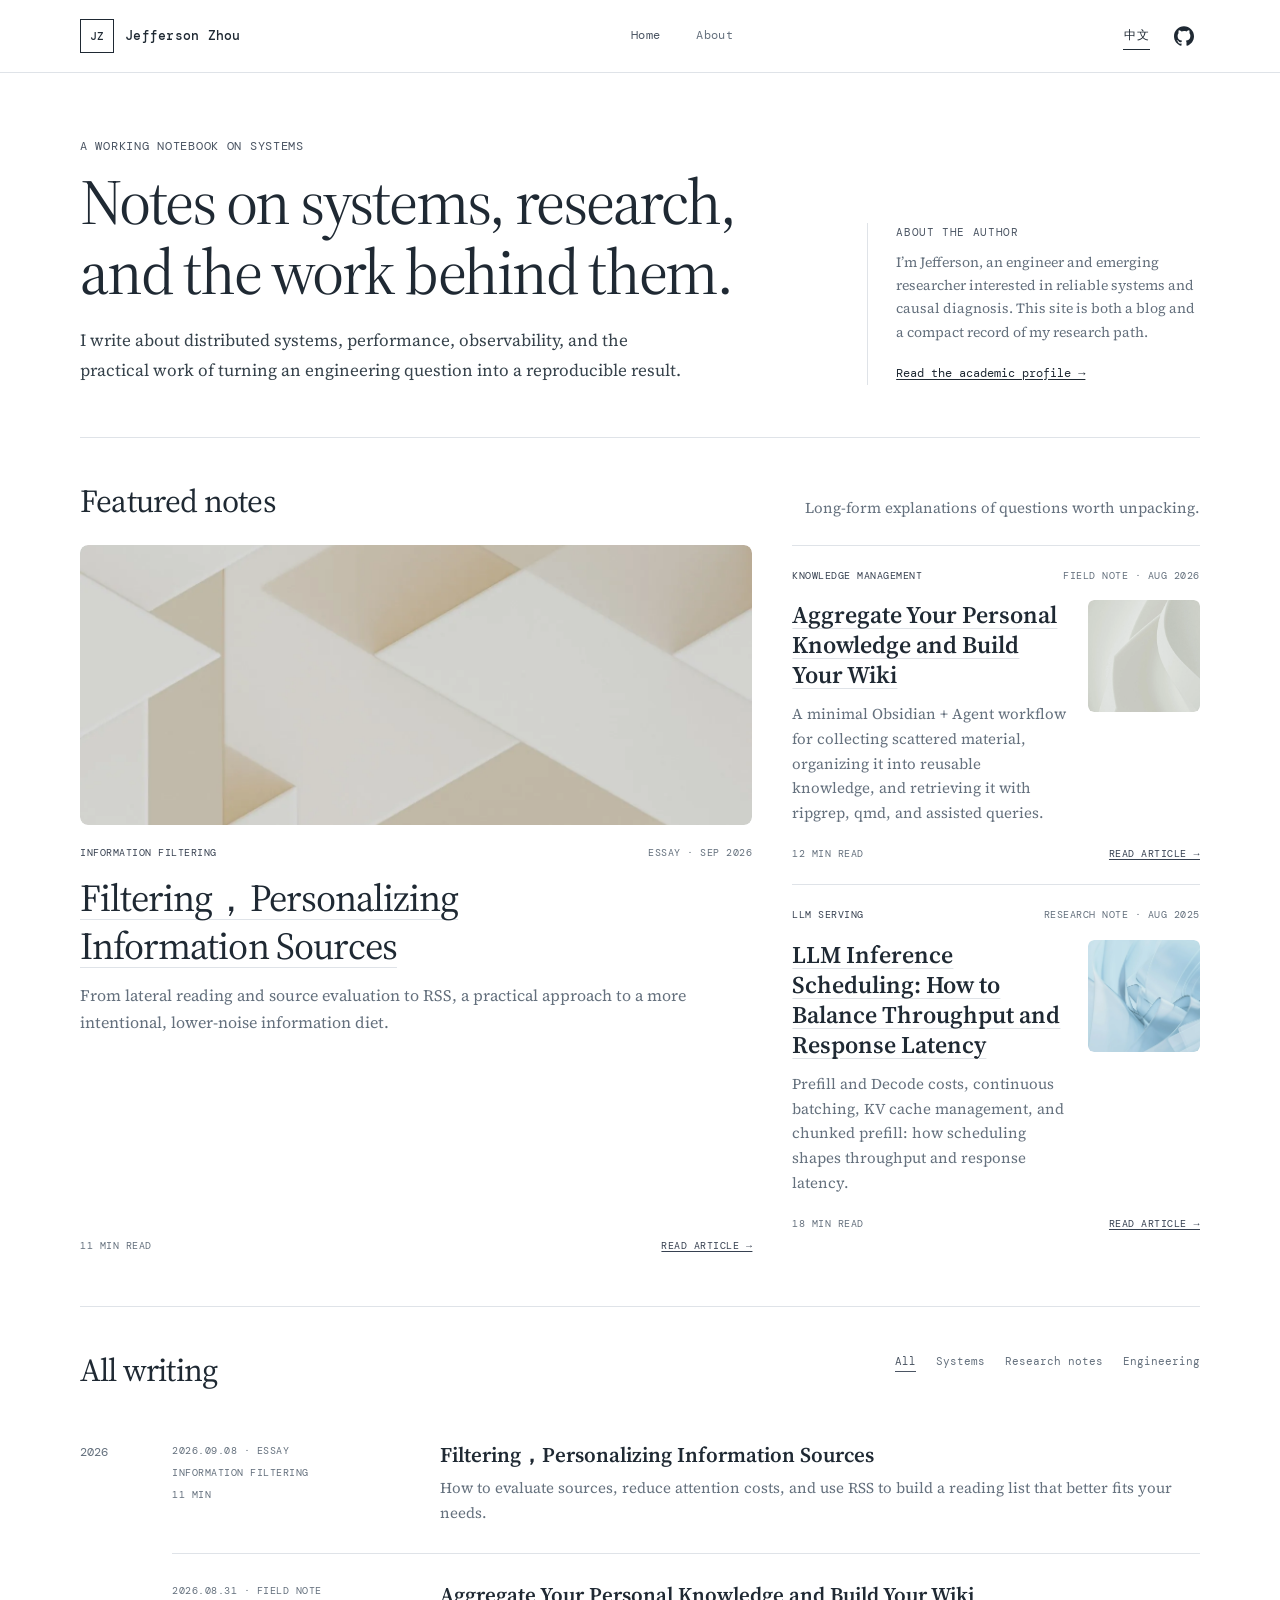
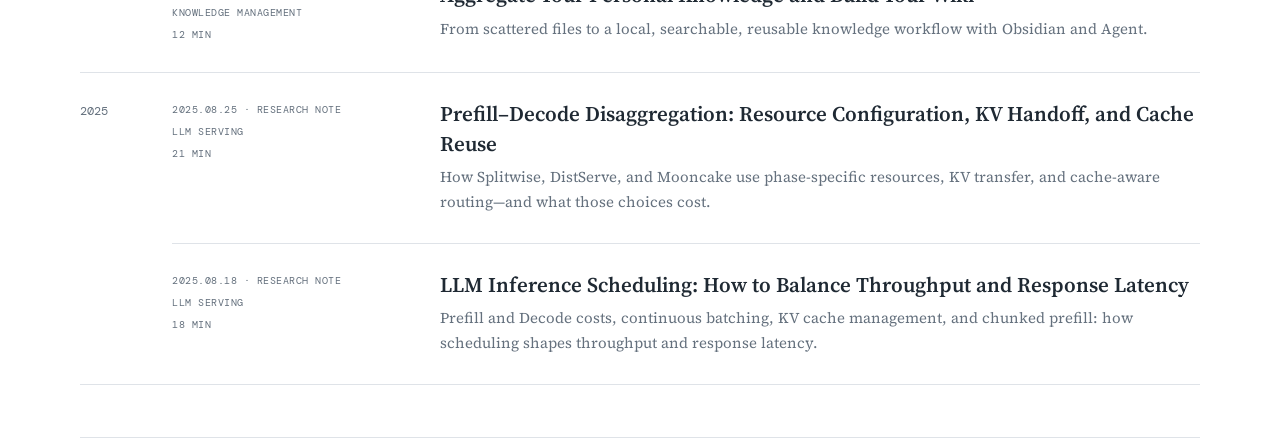
<file: index.html>
<!doctype html>
<html lang="en">
  <head>
    <meta charset="utf-8" />
    <meta name="viewport" content="width=device-width, initial-scale=1" />
    <meta name="description" content="Jefferson Zhou writes about systems, performance, observability, and research practice." />
    <meta name="theme-color" content="#ffffff" />
    <title>Writing — Jefferson Zhou</title>
    <link rel="preconnect" href="https://fonts.googleapis.com" />
    <link rel="preconnect" href="https://fonts.gstatic.com" crossorigin />
    <link href="https://fonts.googleapis.com/css2?family=DM+Mono:wght@400;500&amp;family=Source+Serif+4:opsz,wght@8..60,400;8..60,600&amp;display=swap" rel="stylesheet" />
    <link rel="stylesheet" href="styles.css?v=20260929-2" />
    <script src="main.js?v=20260929-2" defer></script>
  </head>
  <body data-page="home">
    <a class="skip-link" href="#main">Skip to content</a>

    <header class="site-header">
      <div class="shell header-inner">
        <a class="wordmark" href="index.html" aria-label="Jefferson Zhou, home">
          <span class="wordmark-mark" aria-hidden="true">JZ</span>
          <span>Jefferson Zhou</span>
        </a>
        <button class="menu-toggle" type="button" aria-expanded="false" aria-controls="site-nav" data-en="Menu" data-zh="菜单">Menu</button>
        <nav id="site-nav" class="site-nav" aria-label="Primary navigation">
          <a href="index.html" aria-current="page" data-en="Home" data-zh="首页">Home</a>
          <a href="about.html" data-en="About" data-zh="关于">About</a>
        </nav>
        <div class="header-actions">
          <button class="language-toggle" type="button" aria-label="切换为中文">中文</button>
          <a class="header-github" href="https://github.com/Jefferson-Zhou" target="_blank" rel="noopener noreferrer" aria-label="Jefferson Zhou on GitHub" title="GitHub"><svg viewBox="0 0 24 24" fill="currentColor" aria-hidden="true" focusable="false"><path d="M12 .297C5.37.297 0 5.67 0 12.297c0 5.303 3.438 9.8 8.205 11.385.6.113.82-.258.82-.577 0-.285-.01-1.04-.015-2.04-3.338.724-4.043-1.61-4.043-1.61-.546-1.387-1.333-1.756-1.333-1.756-1.087-.744.084-.729.084-.729 1.205.084 1.838 1.236 1.838 1.236 1.07 1.835 2.809 1.305 3.495.998.108-.776.418-1.305.762-1.605-2.665-.304-5.467-1.334-5.467-5.93 0-1.31.469-2.381 1.236-3.221-.124-.303-.536-1.524.117-3.176 0 0 1.008-.322 3.301 1.23a11.52 11.52 0 0 1 3.003-.404c1.02.005 2.047.138 3.006.404 2.291-1.552 3.297-1.23 3.297-1.23.655 1.652.243 2.873.12 3.176.77.84 1.235 1.911 1.235 3.221 0 4.609-2.807 5.624-5.479 5.921.43.372.823 1.102.823 2.222 0 1.606-.015 2.898-.015 3.293 0 .322.216.694.825.576C20.565 22.092 24 17.592 24 12.297 24 5.67 18.627.297 12 .297Z" /></svg></a>
        </div>
      </div>
    </header>

    <main id="main">
      <section id="top" class="home-intro shell" aria-labelledby="home-title">
        <div>
          <p class="eyebrow" data-en="A working notebook on systems" data-zh="关于系统研究的持续笔记">A working notebook on systems</p>
          <h1 id="home-title">
            <span data-en="Notes on systems, research," data-zh="记录系统、研究，">Notes on systems, research,</span>
            <span data-en="and the work behind them." data-zh="以及它们背后的工作。">and the work behind them.</span>
          </h1>
          <p class="home-deck"
             data-en="I write about distributed systems, performance, observability, and the practical work of turning an engineering question into a reproducible result."
             data-zh="我在这里记录分布式系统、性能、可观测性，以及如何把工程问题转化为可复现研究结果的实践。">
            I write about distributed systems, performance, observability, and the practical work of turning an engineering question into a reproducible result.
          </p>
        </div>
        <aside class="home-note">
          <p class="home-note-label" data-en="About the author" data-zh="关于作者">About the author</p>
          <p data-en="I’m Jefferson, an engineer and emerging researcher interested in reliable systems and causal diagnosis. This site is both a blog and a compact record of my research path."
             data-zh="我是 Jefferson，一名关注可靠系统与因果诊断的工程师和研究新人。这个网站既是博客，也是我的研究成长记录。">
            I’m Jefferson, an engineer and emerging researcher interested in reliable systems and causal diagnosis. This site is both a blog and a compact record of my research path.
          </p>
          <a href="about.html" data-en="Read the academic profile →" data-zh="查看学术简介 →">Read the academic profile →</a>
        </aside>
      </section>

      <section class="home-section shell" aria-labelledby="featured-title">
        <div class="home-section-heading">
          <div><h2 id="featured-title" data-en="Featured notes" data-zh="精选文章">Featured notes</h2></div>
          <p data-en="Long-form explanations of questions worth unpacking." data-zh="值得展开解释的长期问题。">Long-form explanations of questions worth unpacking.</p>
        </div>

        <div class="featured-grid">
          <article class="featured-post featured-post-main" data-published="2026-09-08">
            <figure class="featured-cover">
              <a href="articles/filtering-personalizing-information-sources.html" data-href-en="articles/filtering-personalizing-information-sources.html" data-href-zh="articles/filter-personal-information.html" aria-label="Filtering，Personalizing Information Sources"><img src="assets/covers/abstract-geometry.webp" width="1400" height="2100" alt="" fetchpriority="high" /></a>
            </figure>
            <div class="post-label-row"><span data-en="Information filtering" data-zh="信息筛选">Information filtering</span><span data-en="Essay · Sep 2026" data-zh="思考笔记 · 2026 年 9 月">Essay · Sep 2026</span></div>
            <h3><a href="articles/filtering-personalizing-information-sources.html" data-href-en="articles/filtering-personalizing-information-sources.html" data-href-zh="articles/filter-personal-information.html" data-en="Filtering，Personalizing Information Sources" data-zh="过滤，个性化信息源">Filtering，Personalizing Information Sources</a></h3>
            <p data-en="From lateral reading and source evaluation to RSS, a practical approach to a more intentional, lower-noise information diet." data-zh="从横向阅读、信源评估到 RSS 订阅，整理一套更主动、更低噪声的个性化信息获取方法。">From lateral reading and source evaluation to RSS, a practical approach to a more intentional, lower-noise information diet.</p>
            <div class="post-footer"><span data-en="11 min read" data-zh="阅读 11 分钟">11 min read</span><a class="draft-link" href="articles/filtering-personalizing-information-sources.html" data-href-en="articles/filtering-personalizing-information-sources.html" data-href-zh="articles/filter-personal-information.html" data-en="Read article →" data-zh="阅读全文 →">Read article →</a></div>
          </article>
          <article class="featured-post" data-published="2026-08-31">
            <figure class="featured-thumbnail">
              <a href="articles/aggregate-your-personal-knowledge.html" data-href-en="articles/aggregate-your-personal-knowledge.html" data-href-zh="article.html" aria-label="Aggregate Your Personal Knowledge and Build Your Wiki"><img src="assets/covers/abstract-curves.webp" width="1400" height="2100" alt="" loading="eager" decoding="async" /></a>
            </figure>
            <div class="post-label-row"><span data-en="Knowledge management" data-zh="知识管理">Knowledge management</span><span data-en="Field note · Aug 2026" data-zh="实践笔记 · 2026 年 8 月">Field note · Aug 2026</span></div>
            <h3><a href="articles/aggregate-your-personal-knowledge.html" data-href-en="articles/aggregate-your-personal-knowledge.html" data-href-zh="article.html" data-en="Aggregate Your Personal Knowledge and Build Your Wiki" data-zh="聚合你的个人知识，构建你的wiki">Aggregate Your Personal Knowledge and Build Your Wiki</a></h3>
            <p data-en="A minimal Obsidian + Agent workflow for collecting scattered material, organizing it into reusable knowledge, and retrieving it with ripgrep, qmd, and assisted queries."
               data-zh="从最小目标出发，用 Obsidian + Agent 收集散落资料、建立知识分类，并通过 ripgrep、qmd 与 Agent 完成检索。">
              A minimal Obsidian + Agent workflow for collecting scattered material, organizing it into reusable knowledge, and retrieving it with ripgrep, qmd, and assisted queries.
            </p>
            <div class="post-footer"><span data-en="12 min read" data-zh="阅读 12 分钟">12 min read</span><a class="draft-link" href="articles/aggregate-your-personal-knowledge.html" data-href-en="articles/aggregate-your-personal-knowledge.html" data-href-zh="article.html" data-en="Read article →" data-zh="阅读全文 →">Read article →</a></div>
          </article>
          <article class="featured-post" data-published="2025-08-18">
            <figure class="featured-thumbnail">
              <a href="articles/llm-inference-scheduling-en.html" data-href-en="articles/llm-inference-scheduling-en.html" data-href-zh="articles/llm-inference-scheduling.html" aria-label="LLM inference scheduling"><img src="assets/covers/abstract-blue-ribbons.webp" width="1400" height="933" alt="" loading="eager" decoding="async" /></a>
            </figure>
            <div class="post-label-row"><span data-en="LLM serving" data-zh="LLM 推理系统">LLM serving</span><span data-en="Research note · Aug 2025" data-zh="研究笔记 · 2025 年 8 月">Research note · Aug 2025</span></div>
            <h3><a href="articles/llm-inference-scheduling-en.html" data-href-en="articles/llm-inference-scheduling-en.html" data-href-zh="articles/llm-inference-scheduling.html" data-en="LLM Inference Scheduling: How to Balance Throughput and Response Latency" data-zh="LLM 推理调度：如何兼顾吞吐量与响应延迟">LLM Inference Scheduling: How to Balance Throughput and Response Latency</a></h3>
            <p data-en="Prefill and Decode costs, continuous batching, KV cache management, and chunked prefill: how scheduling shapes throughput and response latency." data-zh="从 Prefill 与 Decode 的成本出发，理解连续批处理、KV cache 管理与分块 Prefill 如何影响吞吐量、响应延迟和生成节奏。">Prefill and Decode costs, continuous batching, KV cache management, and chunked prefill: how scheduling shapes throughput and response latency.</p>
            <div class="post-footer"><span data-en="18 min read" data-zh="阅读 18 分钟">18 min read</span><a class="draft-link" href="articles/llm-inference-scheduling-en.html" data-href-en="articles/llm-inference-scheduling-en.html" data-href-zh="articles/llm-inference-scheduling.html" data-en="Read article →" data-zh="阅读全文 →">Read article →</a></div>
          </article>
        </div>
      </section>

      <section class="home-section shell" aria-labelledby="all-writing-title">
        <div class="home-section-heading home-section-heading-filter">
          <div><h2 id="all-writing-title" data-en="All writing" data-zh="全部文章">All writing</h2></div>
          <div class="topic-filters" role="group" aria-label="Filter posts by topic">
            <button type="button" class="is-active" data-filter="all" data-en="All" data-zh="全部">All</button>
            <button type="button" data-filter="systems" data-en="Systems" data-zh="系统">Systems</button>
            <button type="button" data-filter="research" data-en="Research notes" data-zh="研究笔记">Research notes</button>
            <button type="button" data-filter="engineering" data-en="Engineering" data-zh="工程实践">Engineering</button>
          </div>
        </div>

        <div class="blog-feed" aria-live="polite">
          <section class="blog-year-group" aria-labelledby="writing-year-2026" data-year="2026">
            <h3 id="writing-year-2026" class="blog-year-title">2026</h3>
            <article class="blog-row" data-category="research" data-published="2026-09-08">
              <div class="blog-row-meta"><span data-en="2026.09.08 · Essay" data-zh="2026.09.08 · 思考笔记">2026.09.08 · Essay</span><span data-en="Information filtering" data-zh="信息筛选">Information filtering</span><span data-en="11 min" data-zh="11 分钟">11 min</span></div>
              <div><h4><a href="articles/filtering-personalizing-information-sources.html" data-href-en="articles/filtering-personalizing-information-sources.html" data-href-zh="articles/filter-personal-information.html" data-en="Filtering，Personalizing Information Sources" data-zh="过滤，个性化信息源">Filtering，Personalizing Information Sources</a></h4><p data-en="How to evaluate sources, reduce attention costs, and use RSS to build a reading list that better fits your needs." data-zh="如何判断信源、降低注意力成本，并用 RSS 建立更适合自己的阅读列表。">How to evaluate sources, reduce attention costs, and use RSS to build a reading list that better fits your needs.</p></div>
            </article>
            <article class="blog-row" data-category="research engineering" data-published="2026-08-31">
              <div class="blog-row-meta"><span data-en="2026.08.31 · Field note" data-zh="2026.08.31 · 实践笔记">2026.08.31 · Field note</span><span data-en="Knowledge management" data-zh="知识管理">Knowledge management</span><span data-en="12 min" data-zh="12 分钟">12 min</span></div>
              <div><h4><a href="articles/aggregate-your-personal-knowledge.html" data-href-en="articles/aggregate-your-personal-knowledge.html" data-href-zh="article.html" data-en="Aggregate Your Personal Knowledge and Build Your Wiki" data-zh="聚合你的个人知识，构建你的wiki">Aggregate Your Personal Knowledge and Build Your Wiki</a></h4><p data-en="From scattered files to a local, searchable, reusable knowledge workflow with Obsidian and Agent." data-zh="从散落文件到可检索、可复用的本地知识工作流：一份 Obsidian + Agent 实践笔记。">From scattered files to a local, searchable, reusable knowledge workflow with Obsidian and Agent.</p></div>
            </article>
          </section>
          <section class="blog-year-group" aria-labelledby="writing-year-2025" data-year="2025">
            <h3 id="writing-year-2025" class="blog-year-title">2025</h3>
            <article class="blog-row" data-category="systems research" data-published="2025-08-25">
              <div class="blog-row-meta"><span data-en="2025.08.25 · Research note" data-zh="2025.08.25 · 研究笔记">2025.08.25 · Research note</span><span data-en="LLM serving" data-zh="LLM 推理系统">LLM serving</span><span data-en="21 min" data-zh="14 分钟">21 min</span></div>
              <div><h4><a href="articles/prefill-decode-disaggregation-en.html" data-href-en="articles/prefill-decode-disaggregation-en.html" data-href-zh="articles/prefill-decode-disaggregation.html" data-en="Prefill–Decode Disaggregation: Resource Configuration, KV Handoff, and Cache Reuse" data-zh="Prefill–Decode 分离：资源配置、KV 交接与缓存复用">Prefill–Decode Disaggregation: Resource Configuration, KV Handoff, and Cache Reuse</a></h4><p data-en="How Splitwise, DistServe, and Mooncake use phase-specific resources, KV transfer, and cache-aware routing—and what those choices cost." data-zh="结合 Splitwise、DistServe 与 Mooncake，理解两阶段独立配置、KV 交接及缓存复用与请求路由之间的取舍。">How Splitwise, DistServe, and Mooncake use phase-specific resources, KV transfer, and cache-aware routing—and what those choices cost.</p></div>
            </article>
            <article class="blog-row" data-category="systems research" data-published="2025-08-18">
              <div class="blog-row-meta"><span data-en="2025.08.18 · Research note" data-zh="2025.08.18 · 研究笔记">2025.08.18 · Research note</span><span data-en="LLM serving" data-zh="LLM 推理系统">LLM serving</span><span data-en="18 min" data-zh="18 分钟">18 min</span></div>
              <div><h4><a href="articles/llm-inference-scheduling-en.html" data-href-en="articles/llm-inference-scheduling-en.html" data-href-zh="articles/llm-inference-scheduling.html" data-en="LLM Inference Scheduling: How to Balance Throughput and Response Latency" data-zh="LLM 推理调度：如何兼顾吞吐量与响应延迟">LLM Inference Scheduling: How to Balance Throughput and Response Latency</a></h4><p data-en="Prefill and Decode costs, continuous batching, KV cache management, and chunked prefill: how scheduling shapes throughput and response latency." data-zh="从 Prefill 与 Decode 的成本出发，理解连续批处理、KV cache 管理与分块 Prefill 如何影响吞吐量、响应延迟和生成节奏。">Prefill and Decode costs, continuous batching, KV cache management, and chunked prefill: how scheduling shapes throughput and response latency.</p></div>
            </article>
          </section>
        </div>
      </section>
    </main>

  </body>
</html>
</file>
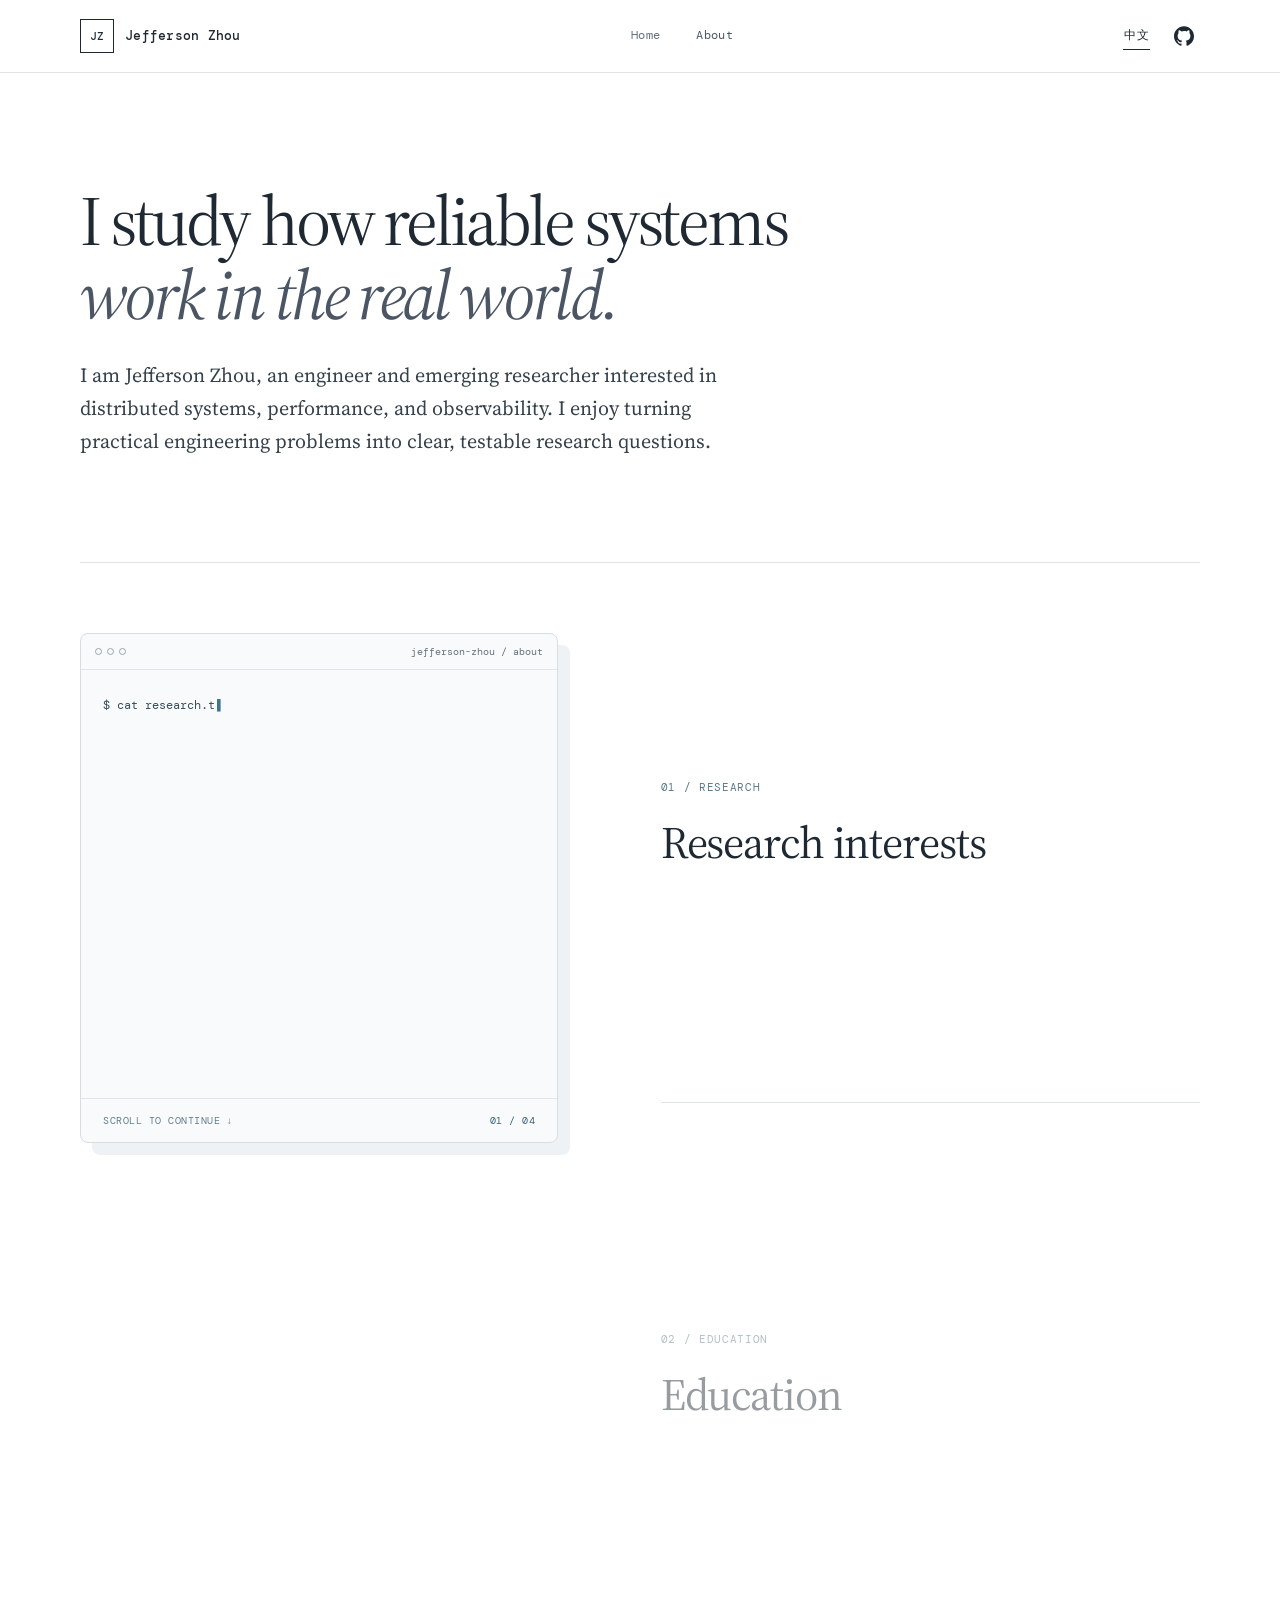
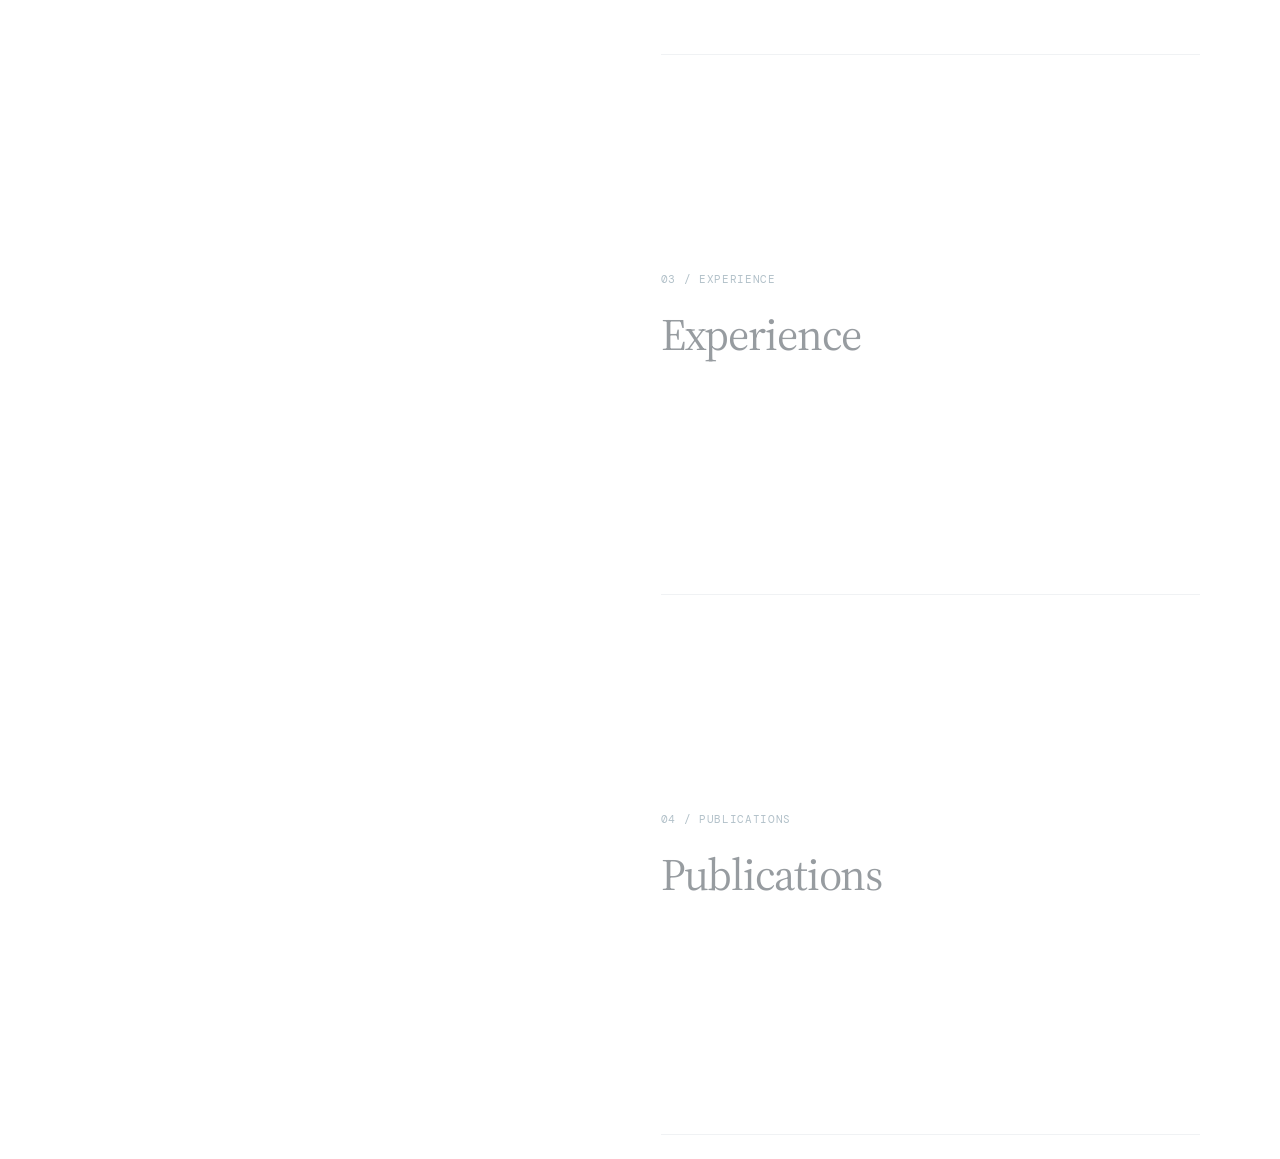
<file: about.html>
<!doctype html>
<html lang="en">
  <head>
    <meta charset="utf-8" />
    <meta name="viewport" content="width=device-width, initial-scale=1" />
    <meta name="description" content="About Jefferson Zhou — research interests, education, experience, and publications." />
    <meta name="theme-color" content="#ffffff" />
    <title>About — Jefferson Zhou</title>
    <link rel="preconnect" href="https://fonts.googleapis.com" />
    <link rel="preconnect" href="https://fonts.gstatic.com" crossorigin />
    <link href="https://fonts.googleapis.com/css2?family=DM+Mono:wght@400;500&amp;family=Source+Serif+4:opsz,wght@8..60,400;8..60,600&amp;display=swap" rel="stylesheet" />
    <link rel="stylesheet" href="styles.css?v=20260929-4" />
    <script src="main.js?v=20260929-4" defer></script>
  </head>
  <body data-page="about">
    <a class="skip-link" href="#main">Skip to content</a>

    <header class="site-header">
      <div class="shell header-inner">
        <a class="wordmark" href="index.html" aria-label="Jefferson Zhou, home">
          <span class="wordmark-mark" aria-hidden="true">JZ</span>
          <span>Jefferson Zhou</span>
        </a>
        <button class="menu-toggle" type="button" aria-expanded="false" aria-controls="site-nav" data-en="Menu" data-zh="菜单">Menu</button>
        <nav id="site-nav" class="site-nav" aria-label="Primary navigation">
          <a href="index.html" data-en="Home" data-zh="首页">Home</a>
          <a href="about.html" aria-current="page" data-en="About" data-zh="关于">About</a>
        </nav>
        <div class="header-actions">
          <button class="language-toggle" type="button" aria-label="切换为中文">中文</button>
          <a class="header-github" href="https://github.com/Jefferson-Zhou" target="_blank" rel="noopener noreferrer" aria-label="Jefferson Zhou on GitHub" title="GitHub"><svg viewBox="0 0 24 24" fill="currentColor" aria-hidden="true" focusable="false"><path d="M12 .297C5.37.297 0 5.67 0 12.297c0 5.303 3.438 9.8 8.205 11.385.6.113.82-.258.82-.577 0-.285-.01-1.04-.015-2.04-3.338.724-4.043-1.61-4.043-1.61-.546-1.387-1.333-1.756-1.333-1.756-1.087-.744.084-.729.084-.729 1.205.084 1.838 1.236 1.838 1.236 1.07 1.835 2.809 1.305 3.495.998.108-.776.418-1.305.762-1.605-2.665-.304-5.467-1.334-5.467-5.93 0-1.31.469-2.381 1.236-3.221-.124-.303-.536-1.524.117-3.176 0 0 1.008-.322 3.301 1.23a11.52 11.52 0 0 1 3.003-.404c1.02.005 2.047.138 3.006.404 2.291-1.552 3.297-1.23 3.297-1.23.655 1.652.243 2.873.12 3.176.77.84 1.235 1.911 1.235 3.221 0 4.609-2.807 5.624-5.479 5.921.43.372.823 1.102.823 2.222 0 1.606-.015 2.898-.015 3.293 0 .322.216.694.825.576C20.565 22.092 24 17.592 24 12.297 24 5.67 18.627.297 12 .297Z" /></svg></a>
        </div>
      </div>
    </header>

    <main id="main">
      <section id="top" class="hero shell" aria-labelledby="hero-title">
        <div class="hero-copy">
          <h1 id="hero-title">
            <span data-en="I study how reliable systems" data-zh="我关注如何让复杂系统">I study how reliable systems</span>
            <em data-en="work in the real world." data-zh="在真实世界中可靠运行。">work in the real world.</em>
          </h1>
          <p class="hero-summary"
             data-en="I am Jefferson Zhou, an engineer and emerging researcher interested in distributed systems, performance, and observability. I enjoy turning practical engineering problems into clear, testable research questions."
             data-zh="我是 Jefferson Zhou，一名工程师与研究新人，关注分布式系统、性能和可观测性。我希望把真实的工程问题转化为清晰、可验证的研究问题。">
            I am Jefferson Zhou, an engineer and emerging researcher interested in distributed systems, performance, and observability. I enjoy turning practical engineering problems into clear, testable research questions.
          </p>
        </div>
      </section>

      <div id="terminal-story" class="about-story shell" aria-label="Scroll through profile sections">
        <aside class="story-terminal profile-terminal" aria-label="Animated profile terminal">
          <div class="terminal-bar"><span></span><span></span><span></span><small>jefferson-zhou / about</small></div>
          <div class="terminal-screen"><pre class="terminal-output" aria-hidden="true">$ cat research.txt</pre></div>
          <p class="terminal-announcement visually-hidden" aria-live="polite"></p>
          <div class="terminal-foot">
            <span class="terminal-hint" data-en="SCROLL TO CONTINUE ↓" data-zh="下滑继续 ↓">SCROLL TO CONTINUE ↓</span>
            <a class="terminal-doi" href="https://doi.org/10.54254/2755-2721/2024.17913" target="_blank" rel="noopener noreferrer" data-en="OPEN DOI ↗" data-zh="打开 DOI ↗" hidden>OPEN DOI ↗</a>
            <span class="terminal-step-count">01 / 04</span>
          </div>
        </aside>

        <div class="story-steps">
          <section id="research" class="story-step is-active" data-terminal-step="0" aria-labelledby="research-title">
            <p class="story-step-index">01 / RESEARCH</p>
            <h2 id="research-title" data-en="Research interests" data-zh="研究兴趣">Research interests</h2>
            <div class="visually-hidden" data-en="Heterogeneous LLM inference; evidence-grounded knowledge systems; efficient reasoning models." data-zh="异构大模型推理；有证据支撑的知识系统；高效的推理模型。">Heterogeneous LLM inference; evidence-grounded knowledge systems; efficient reasoning models.</div>
          </section>
          <section id="education" class="story-step" data-terminal-step="1" aria-labelledby="education-title">
            <p class="story-step-index">02 / EDUCATION</p>
            <h2 id="education-title" data-en="Education" data-zh="教育">Education</h2>
            <div class="visually-hidden" data-en="Fuzhou University and Maynooth University, September 2023 to June 2027." data-zh="福州大学与爱尔兰梅努斯大学，2023 年 9 月至 2027 年 6 月。">Fuzhou University and Maynooth University, September 2023 to June 2027.</div>
          </section>
          <section id="experience" class="story-step" data-terminal-step="2" aria-labelledby="experience-title">
            <p class="story-step-index">03 / EXPERIENCE</p>
            <h2 id="experience-title" data-en="Experience" data-zh="经历">Experience</h2>
            <div class="visually-hidden" data-en="Shanghai Jiao Tong University, June 2025 to present; iFLYTEK, March to June 2026; Anfang Gaoke Dianci Safety Technology, July to September 2026." data-zh="上海交通大学，2025 年 6 月至今；科大讯飞，2026 年 3 月至 6 月；Anfang Gaoke Dianci Safety Technology，2026 年 7 月至 9 月。">Shanghai Jiao Tong University, June 2025 to present; iFLYTEK, March to June 2026; Anfang Gaoke Dianci Safety Technology, July to September 2026.</div>
          </section>
          <section id="publications" class="story-step" data-terminal-step="3" aria-labelledby="publications-title">
            <p class="story-step-index">04 / PUBLICATIONS</p>
            <h2 id="publications-title" data-en="Publications" data-zh="论文发表">Publications</h2>
            <div class="visually-hidden">2024: Intelligent Agent and NPC Behavior Modeling: From Traditional Methods to AI Driven Interactive Game Design, Applied and Computational Engineering. 2026: REASONPRUNE: Interpreting and Preserving Reasoning Structures via Heterogeneity-Aware Global Pruning, revised manuscript submitted to IEEE Transactions on Cognitive Communications and Networking.</div>
          </section>
        </div>
      </div>
    </main>
  </body>
</html>
</file>
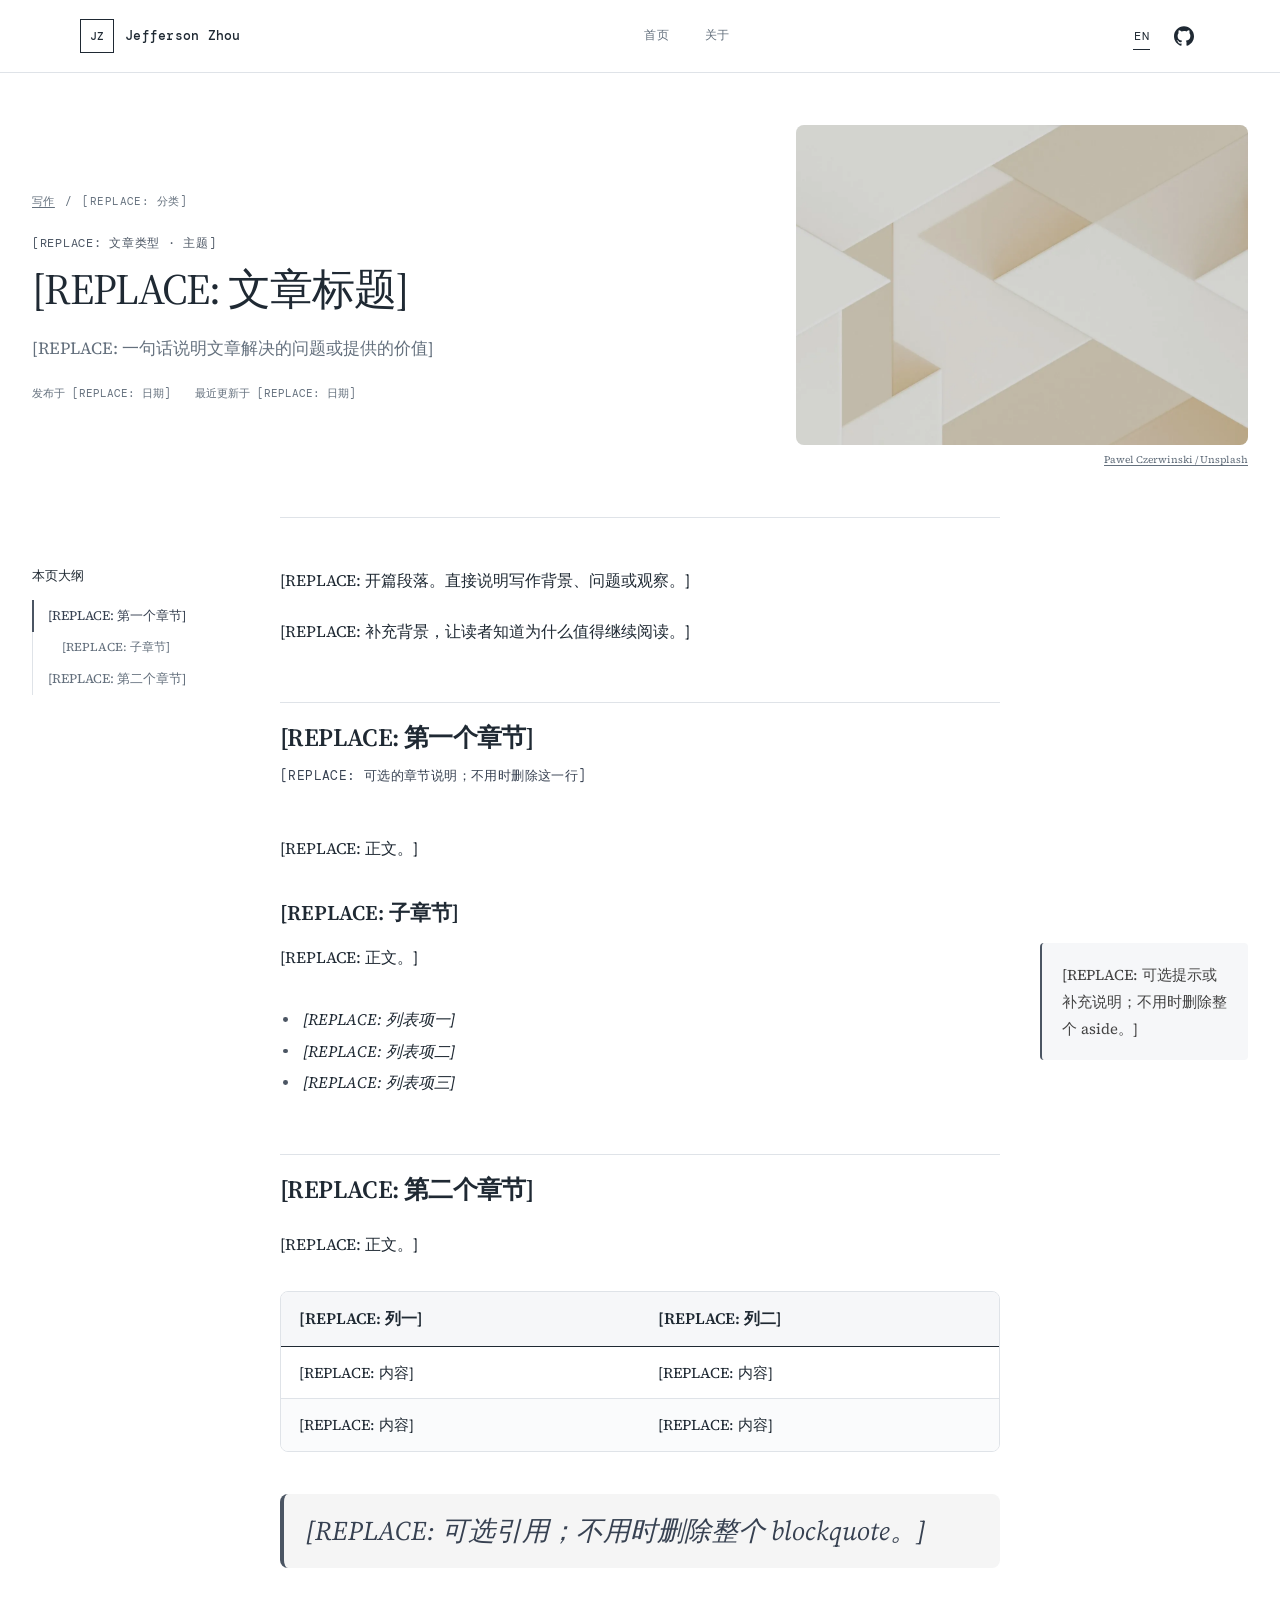
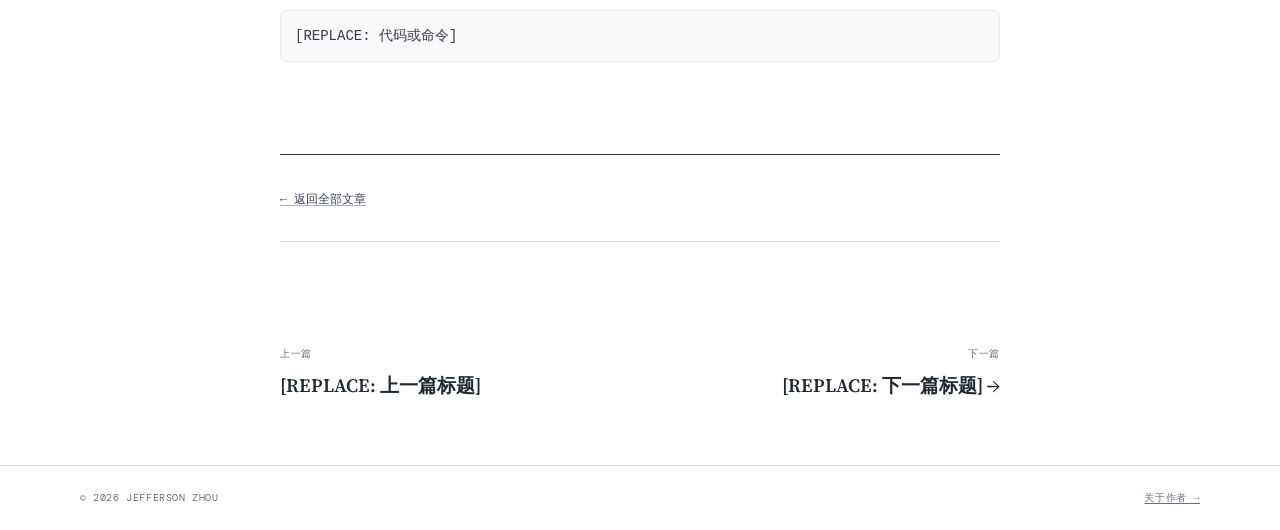
<file: articles/_template.html>
<!doctype html>
<html lang="zh-CN">
  <head>
    <meta charset="utf-8" />
    <meta name="viewport" content="width=device-width, initial-scale=1" />
    <meta name="description" content="[REPLACE: 文章摘要，建议 80–150 字]" />
    <meta name="theme-color" content="#ffffff" />
    <title>[REPLACE: 文章标题] — Jefferson Zhou</title>
    <link rel="preconnect" href="https://fonts.googleapis.com" />
    <link rel="preconnect" href="https://fonts.gstatic.com" crossorigin />
    <link href="https://fonts.googleapis.com/css2?family=DM+Mono:wght@400;500&amp;family=Source+Serif+4:opsz,wght@8..60,400;8..60,600&amp;display=swap" rel="stylesheet" />
    <link rel="preload" as="image" href="../assets/covers/abstract-geometry.webp" fetchpriority="high" />
    <link rel="stylesheet" href="../styles.css?v=20260929-2" />
    <script src="../main.js?v=20260929-2" defer></script>
  </head>
  <body data-page="article" data-article-language="zh" data-language-url-en="[REPLACE: English counterpart filename]" data-citation-en-title="[REPLACE: English title for the shared Citation]">
    <!--
      NEW ARTICLE CHECKLIST
      1. Replace every [REPLACE: ...] placeholder.
      2. Give every outline heading a unique id and data-outline.
      3. Delete example blocks that the article does not use.
      4. Add the finished page to ../index.html.
      5. Keep the first <time datetime> as the original publication date. Give the Chinese page its English counterpart URL and exact English title in the body attributes; both pages then share one English Citation and BibTeX.
    -->
    <div id="reading-progress" aria-hidden="true"></div>
    <a class="skip-link" href="#article-content" data-en="Skip to article" data-zh="跳到正文">跳到正文</a>

    <header class="site-header">
      <div class="shell header-inner">
        <a class="wordmark" href="../index.html" aria-label="Jefferson Zhou, home">
          <span class="wordmark-mark" aria-hidden="true">JZ</span>
          <span>Jefferson Zhou</span>
        </a>
        <button class="menu-toggle" type="button" aria-expanded="false" aria-controls="site-nav" data-en="Menu" data-zh="菜单">菜单</button>
        <nav id="site-nav" class="site-nav" aria-label="Primary navigation">
          <a href="../index.html" data-en="Home" data-zh="首页">首页</a>
          <a href="../about.html" data-en="About" data-zh="关于">关于</a>
        </nav>
        <div class="header-actions">
          <button class="language-toggle" type="button" aria-label="Switch to English">EN</button>
          <a class="header-github" href="https://github.com/Jefferson-Zhou" target="_blank" rel="noopener noreferrer" aria-label="Jefferson Zhou on GitHub" title="GitHub"><svg viewBox="0 0 24 24" fill="currentColor" aria-hidden="true" focusable="false"><path d="M12 .297C5.37.297 0 5.67 0 12.297c0 5.303 3.438 9.8 8.205 11.385.6.113.82-.258.82-.577 0-.285-.01-1.04-.015-2.04-3.338.724-4.043-1.61-4.043-1.61-.546-1.387-1.333-1.756-1.333-1.756-1.087-.744.084-.729.084-.729 1.205.084 1.838 1.236 1.838 1.236 1.07 1.835 2.809 1.305 3.495.998.108-.776.418-1.305.762-1.605-2.665-.304-5.467-1.334-5.467-5.93 0-1.31.469-2.381 1.236-3.221-.124-.303-.536-1.524.117-3.176 0 0 1.008-.322 3.301 1.23a11.52 11.52 0 0 1 3.003-.404c1.02.005 2.047.138 3.006.404 2.291-1.552 3.297-1.23 3.297-1.23.655 1.652.243 2.873.12 3.176.77.84 1.235 1.911 1.235 3.221 0 4.609-2.807 5.624-5.479 5.921.43.372.823 1.102.823 2.222 0 1.606-.015 2.898-.015 3.293 0 .322.216.694.825.576C20.565 22.092 24 17.592 24 12.297 24 5.67 18.627.297 12 .297Z" /></svg></a>
        </div>
      </div>
    </header>

    <main>
      <article class="article-page" lang="zh-CN">
        <header class="article-header shell">
          <div class="article-header-copy">
            <nav class="article-breadcrumb" aria-label="面包屑">
              <a href="../index.html" data-en="Writing" data-zh="写作">写作</a>
              <span aria-hidden="true">/</span>
              <span>[REPLACE: 分类]</span>
            </nav>

            <p class="eyebrow">[REPLACE: 文章类型 · 主题]</p>
            <h1>[REPLACE: 文章标题]</h1>
            <p class="article-subtitle">[REPLACE: 一句话说明文章解决的问题或提供的价值]</p>
            <p class="article-meta">
              <time datetime="YYYY-MM-DD">发布于 [REPLACE: 日期]</time>
              <time datetime="YYYY-MM-DD">最近更新于 [REPLACE: 日期]</time>
            </p>
          </div>
          <figure class="article-header-cover">
            <img src="../assets/covers/abstract-geometry.webp" width="1400" height="2100" alt="" fetchpriority="high" />
            <figcaption><a href="https://unsplash.com/photos/tnydtQWIr0c" target="_blank" rel="noopener noreferrer">Pawel Czerwinski / Unsplash</a></figcaption>
          </figure>
        </header>

        <div id="article-content" class="article-content">
          <p class="article-lead">[REPLACE: 开篇段落。直接说明写作背景、问题或观察。]</p>
          <p>[REPLACE: 补充背景，让读者知道为什么值得继续阅读。]</p>

          <section aria-labelledby="first-section">
            <h2 id="first-section" data-outline>[REPLACE: 第一个章节]</h2>
            <p class="section-deck">[REPLACE: 可选的章节说明；不用时删除这一行]</p>
            <p>[REPLACE: 正文。]</p>

            <h3 id="first-subsection" data-outline>[REPLACE: 子章节]</h3>
            <p>[REPLACE: 正文。]</p>

            <aside class="article-note">
              <p>[REPLACE: 可选提示或补充说明；不用时删除整个 aside。]</p>
            </aside>

            <ul class="article-list">
              <li>[REPLACE: 列表项一]</li>
              <li>[REPLACE: 列表项二]</li>
              <li>[REPLACE: 列表项三]</li>
            </ul>
          </section>

          <section aria-labelledby="second-section">
            <h2 id="second-section" data-outline>[REPLACE: 第二个章节]</h2>
            <p>[REPLACE: 正文。]</p>

            <!-- Optional figure. Replace the path and uncomment when needed.
            <figure class="article-figure">
              <img src="../assets/articles/[REPLACE: slug]/[REPLACE: image]" width="1200" height="700" alt="[REPLACE: 图片说明]" loading="eager" decoding="async" />
              <figcaption>[REPLACE: 图注]</figcaption>
            </figure>
            -->

            <div class="article-table-wrap">
              <table>
                <thead><tr><th>[REPLACE: 列一]</th><th>[REPLACE: 列二]</th></tr></thead>
                <tbody>
                  <tr><td>[REPLACE: 内容]</td><td>[REPLACE: 内容]</td></tr>
                  <tr><td>[REPLACE: 内容]</td><td>[REPLACE: 内容]</td></tr>
                </tbody>
              </table>
            </div>

            <blockquote><p>[REPLACE: 可选引用；不用时删除整个 blockquote。]</p></blockquote>
            <pre aria-label="[REPLACE: 代码说明]"><code>[REPLACE: 代码或命令]</code></pre>
          </section>

          <footer class="article-end">
            <a href="../index.html" data-en="← Back to all writing" data-zh="← 返回全部文章">← 返回全部文章</a>
          </footer>
        </div>
      </article>

      <nav class="article-pagination shell" aria-label="相邻文章">
        <a href="[REPLACE: 上一篇路径]"><small data-en="Previous" data-zh="上一篇">上一篇</small><strong>[REPLACE: 上一篇标题]</strong></a>
        <a href="[REPLACE: 下一篇路径]"><small data-en="Next" data-zh="下一篇">下一篇</small><strong>[REPLACE: 下一篇标题] →</strong></a>
      </nav>
    </main>

    <div class="outline-control">
      <button id="outline-toggle" class="outline-toggle" type="button" aria-expanded="false" aria-controls="outline-panel">
        <span data-en="Outline" data-zh="大纲">大纲</span>
        <span class="outline-position"><span id="outline-current">1</span>/<span id="outline-total">0</span></span>
      </button>
      <nav id="outline-panel" class="outline-panel" aria-label="文章大纲" hidden>
        <div class="outline-panel-header">
          <div><span data-en="On this page" data-zh="本页大纲">本页大纲</span><small data-en="Jump to a section" data-zh="快速跳转章节">快速跳转章节</small></div>
          <button id="outline-close" type="button" aria-label="关闭大纲">×</button>
        </div>
        <ol id="outline-list"></ol>
      </nav>
    </div>

    <footer class="article-site-footer">
      <div class="shell"><span>© <span id="year"></span> Jefferson Zhou</span><a href="../about.html" data-en="About the author →" data-zh="关于作者 →">关于作者 →</a></div>
    </footer>
  </body>
</html>
</file>
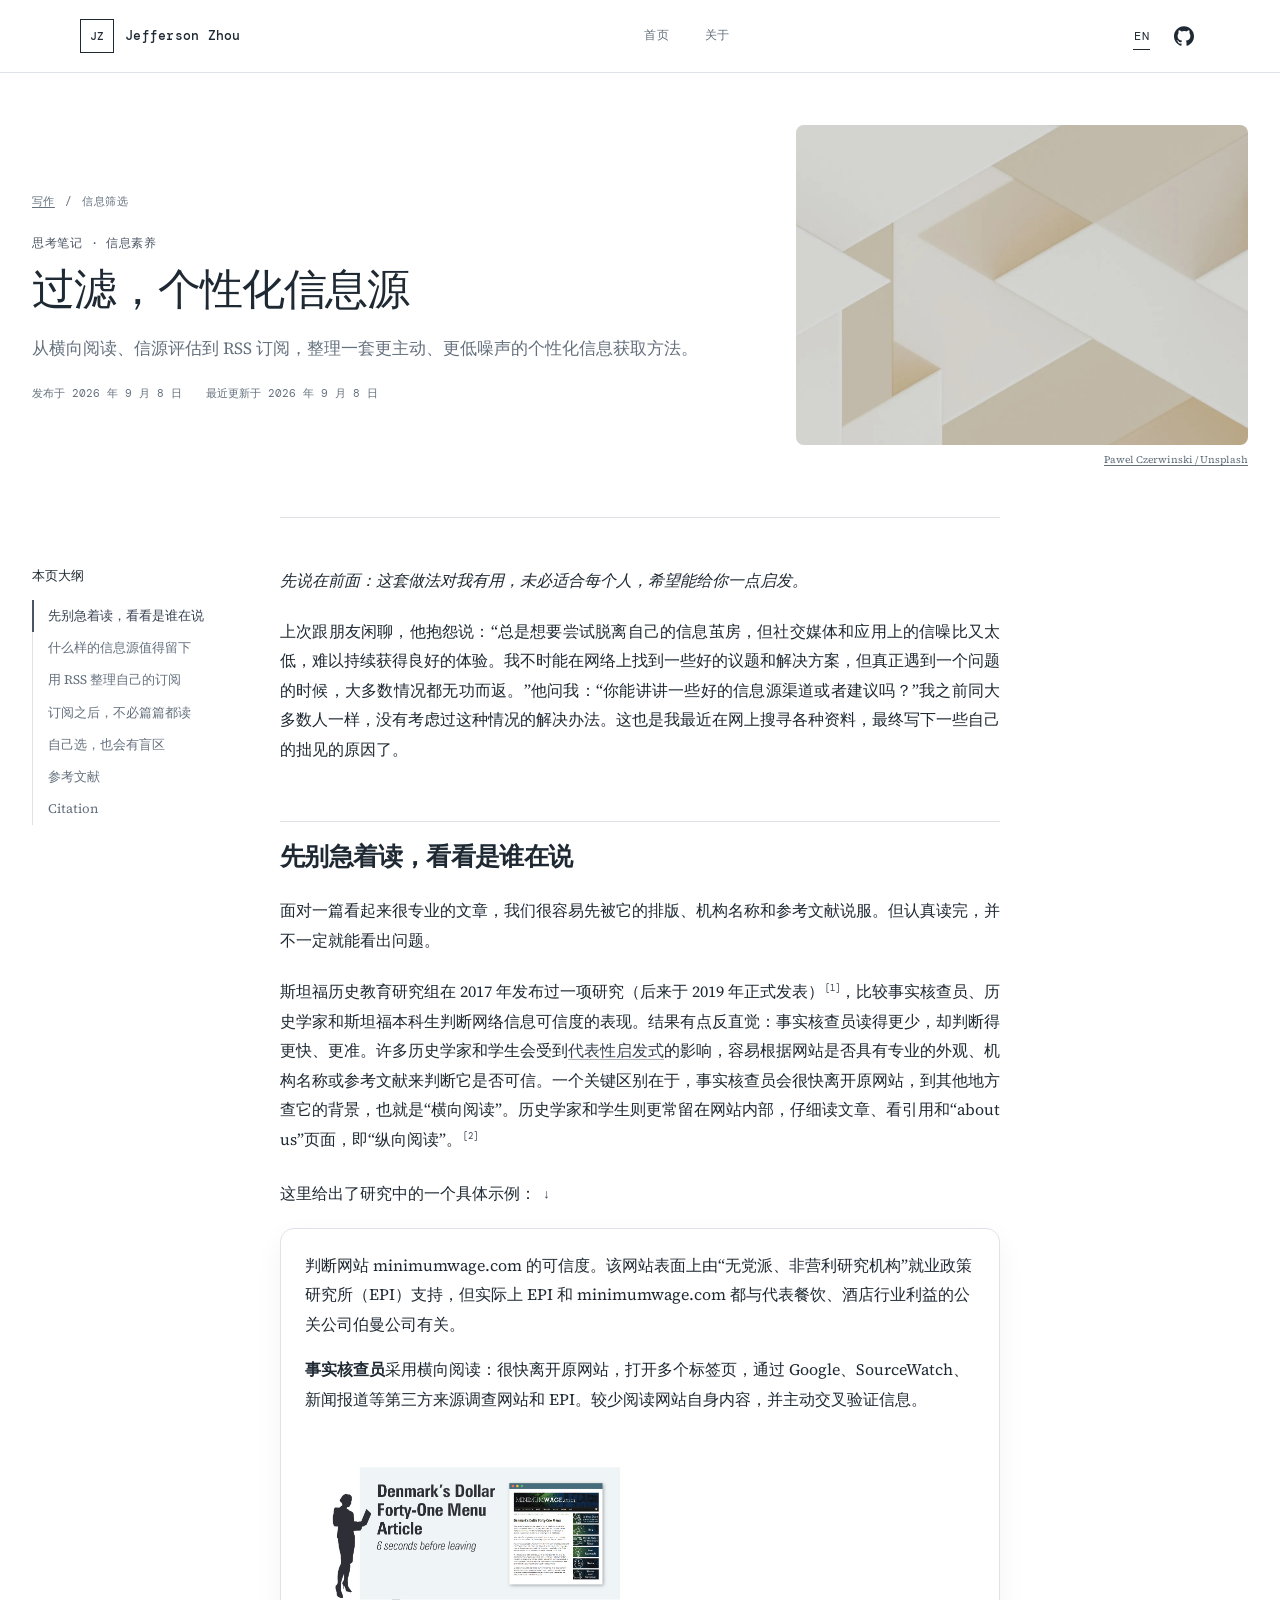
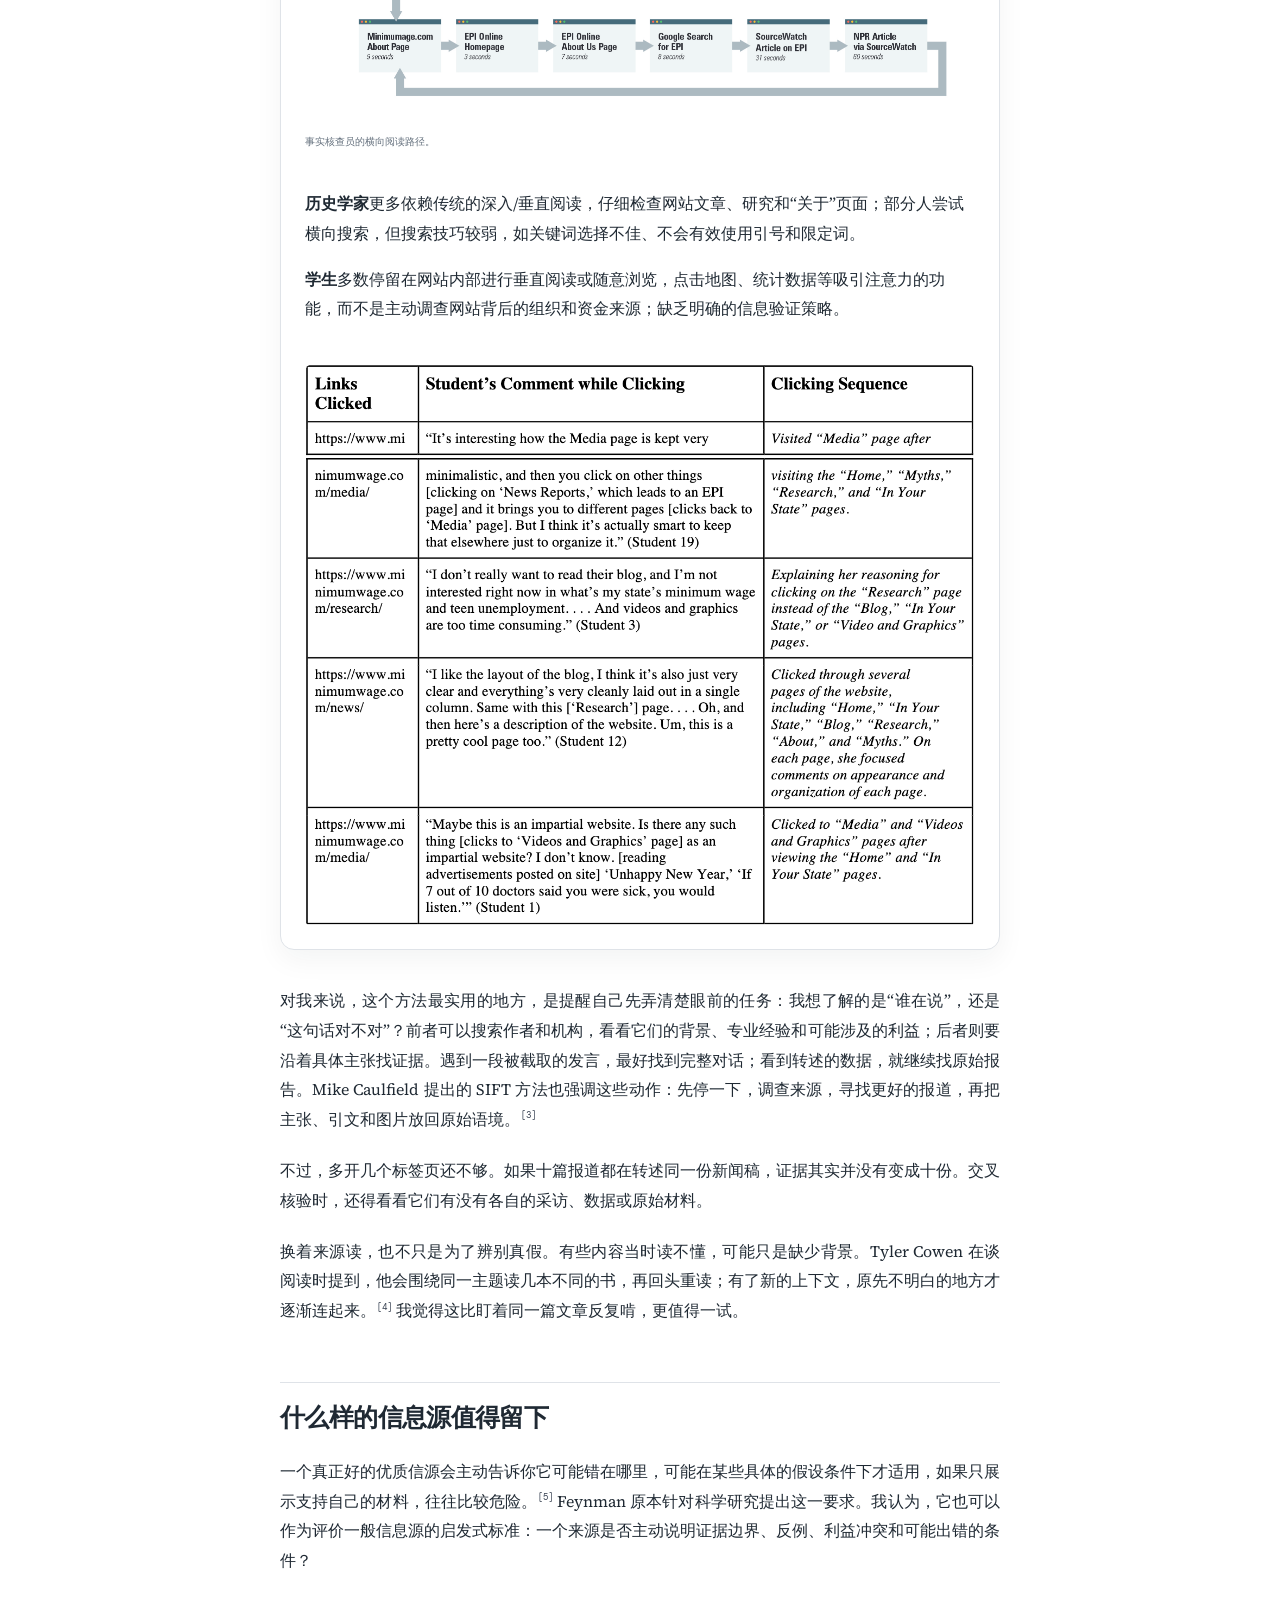
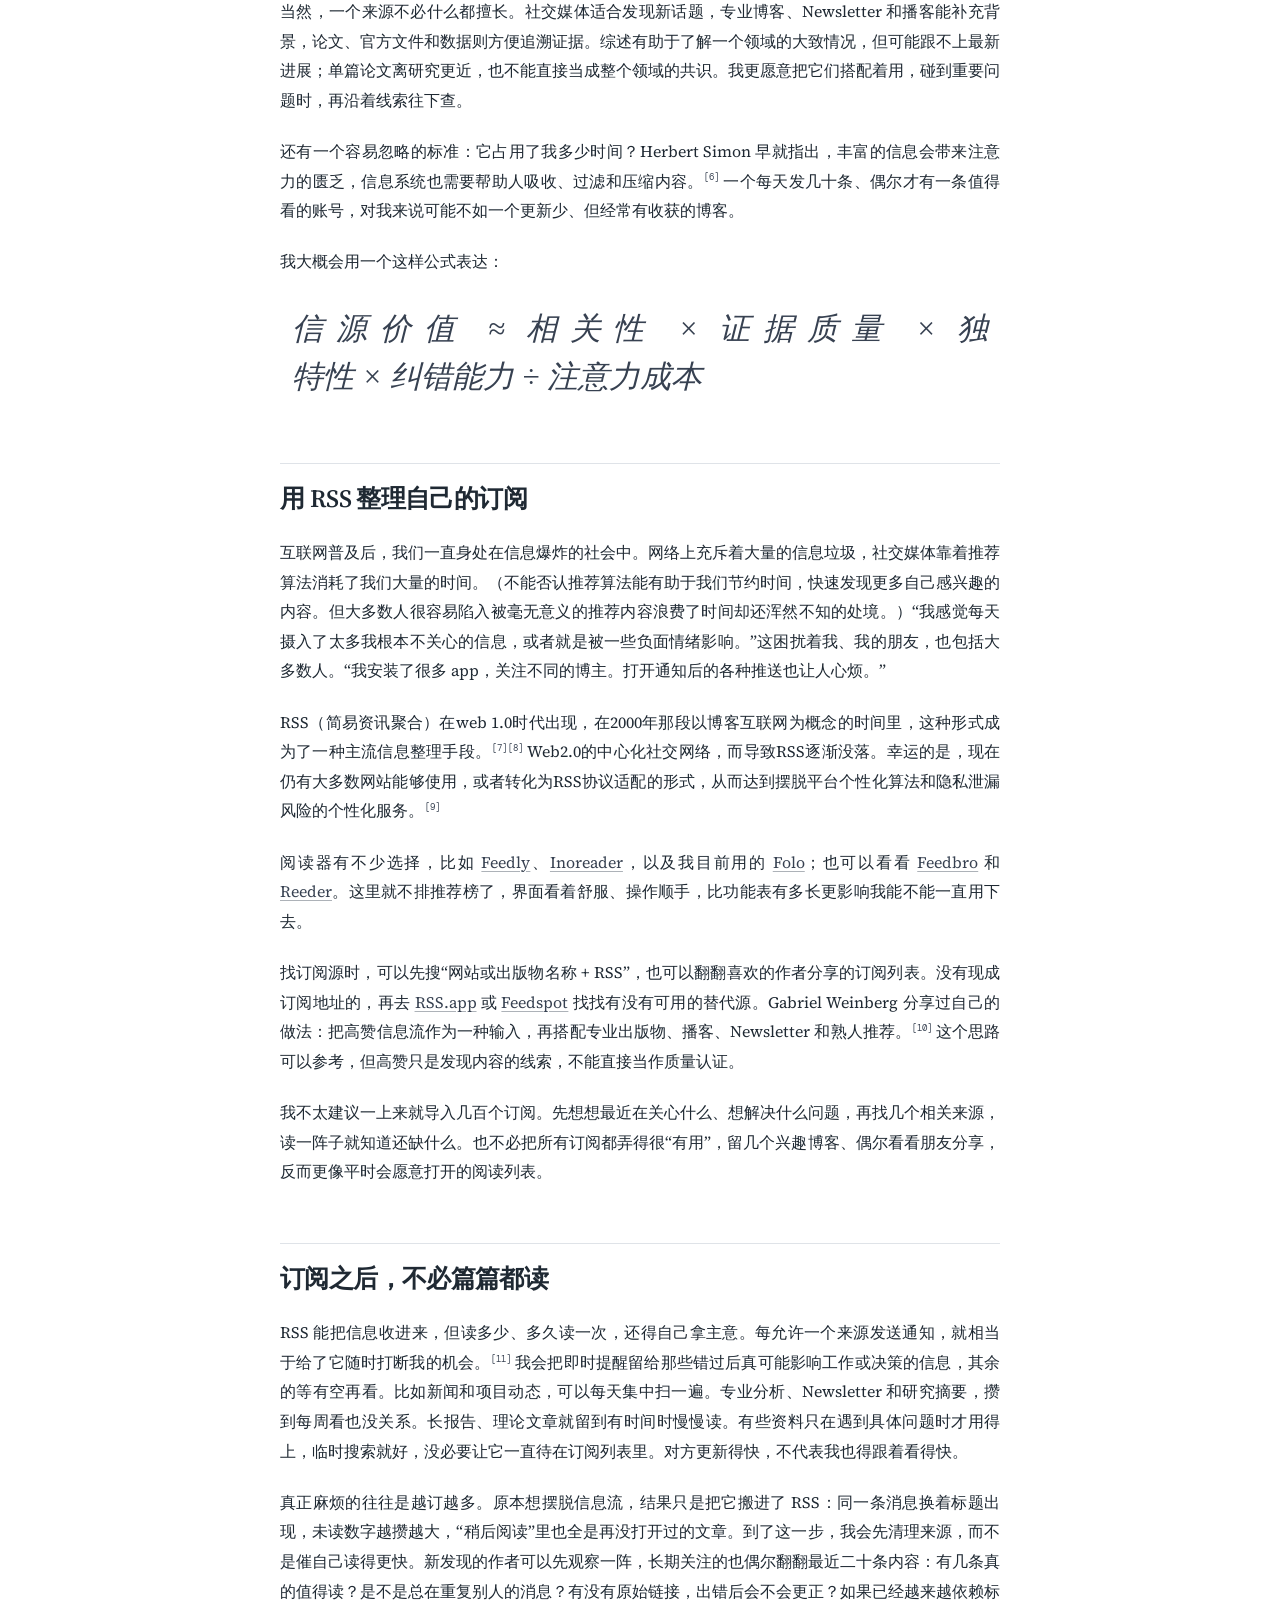
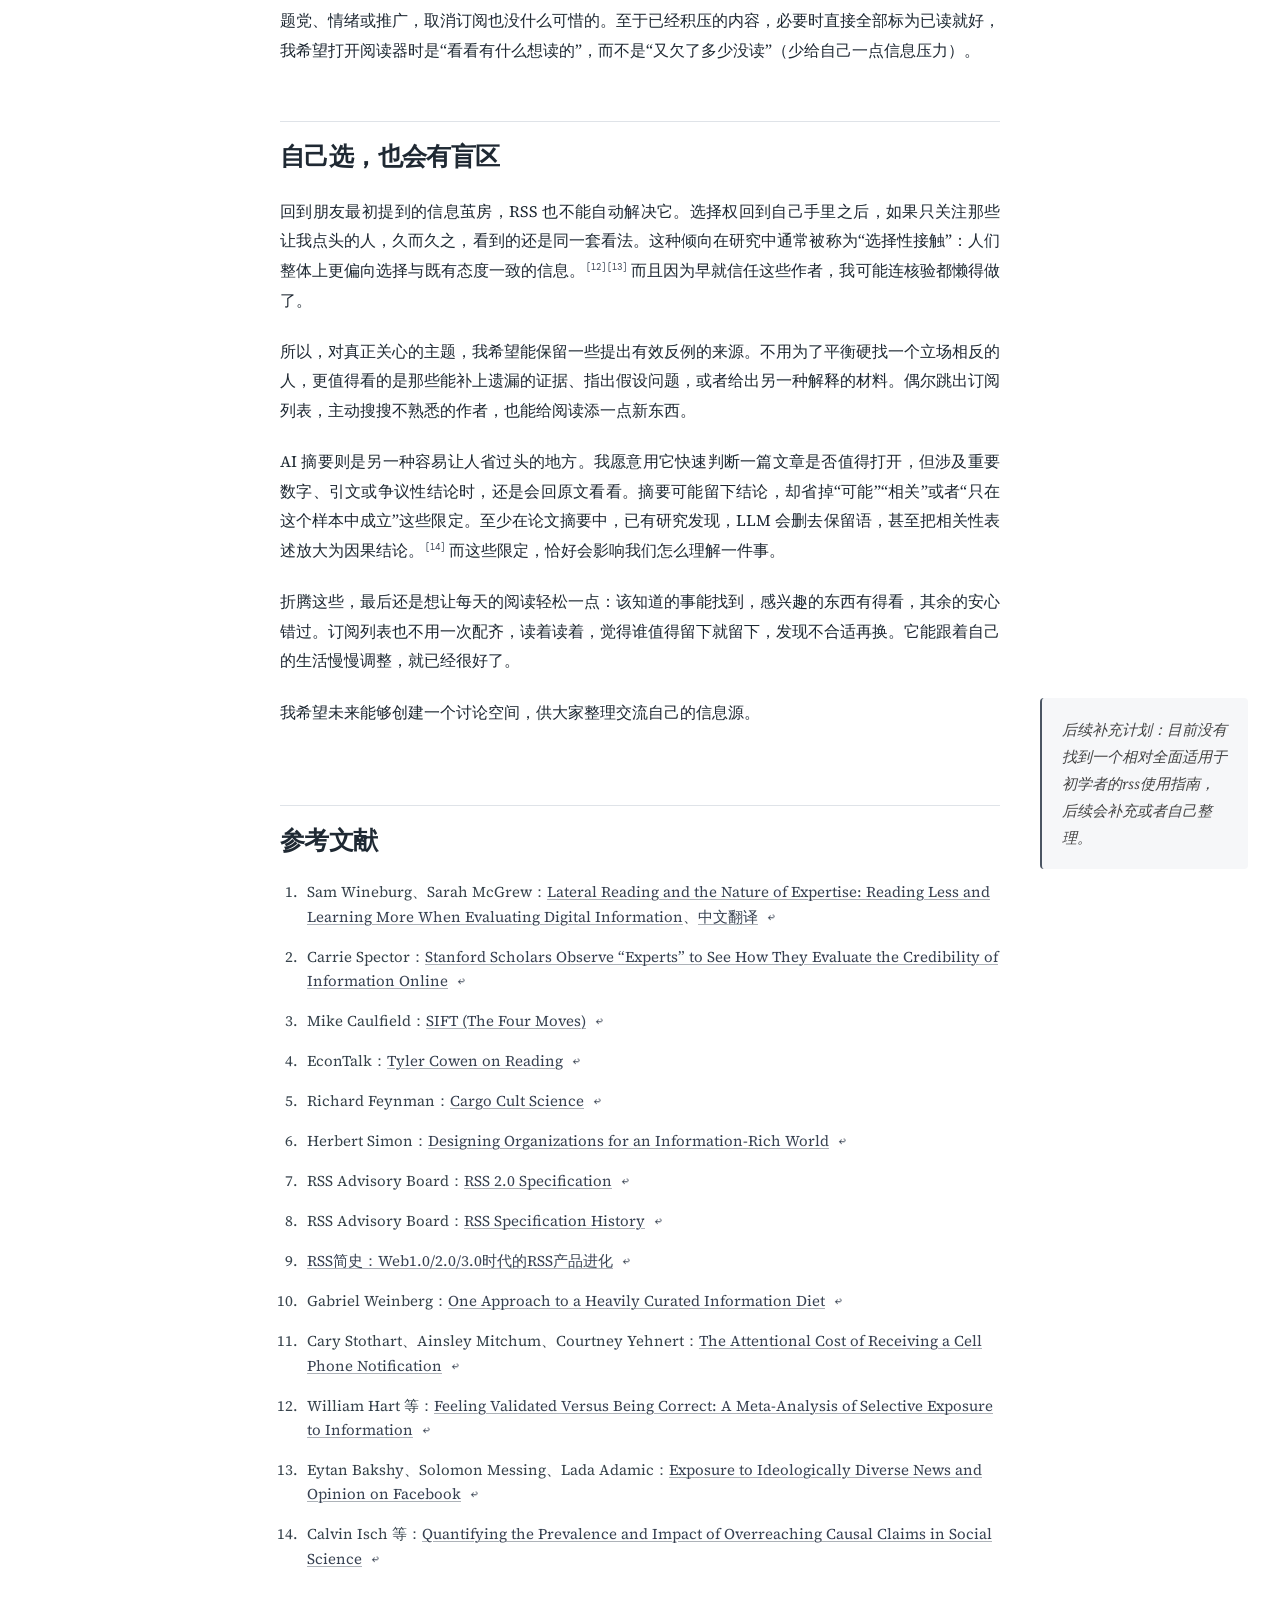
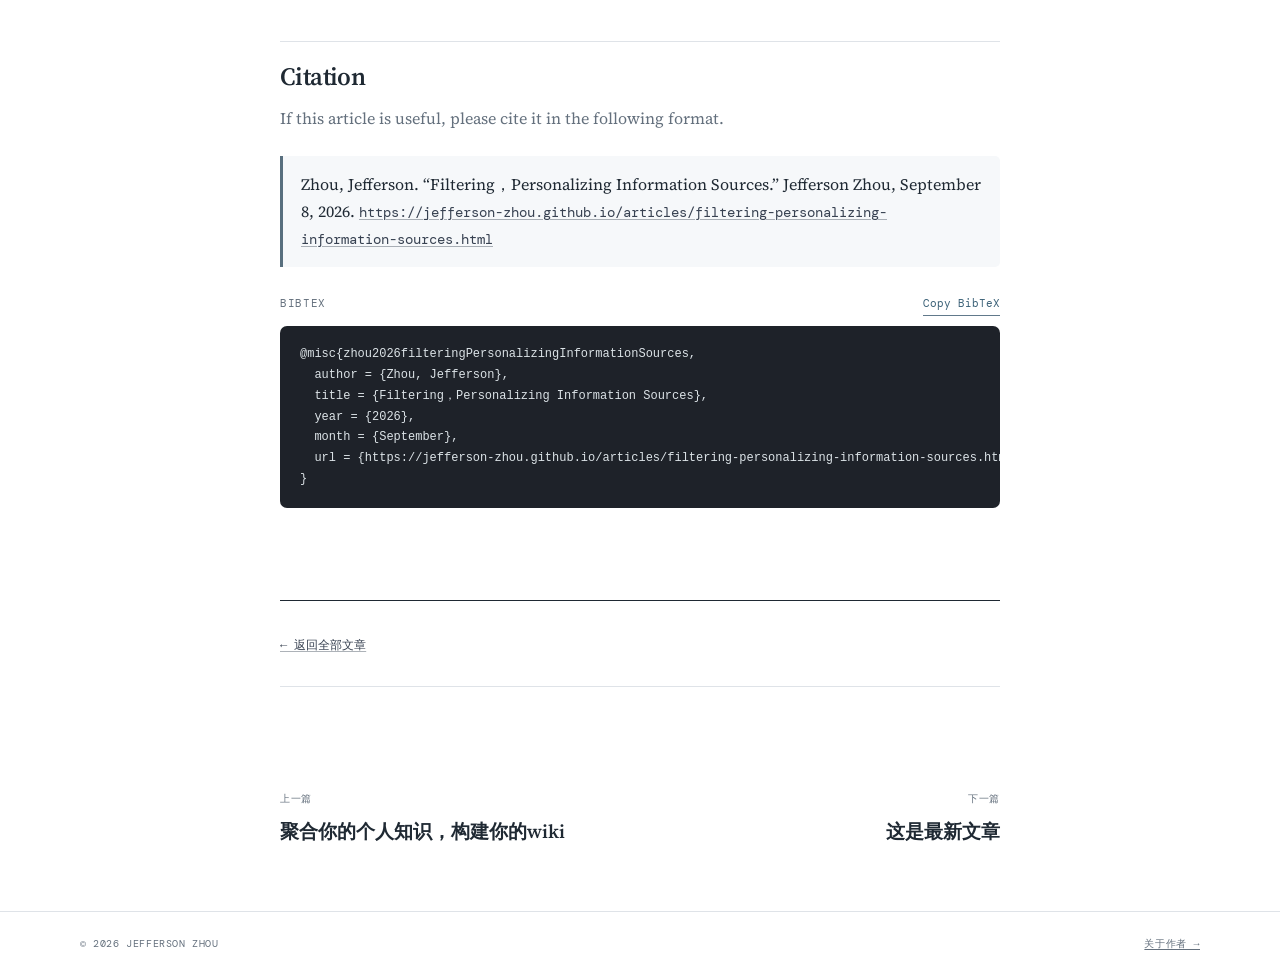
<file: articles/filter-personal-information.html>
<!doctype html>
<html lang="zh-CN">
  <head>
    <meta charset="utf-8" />
    <meta name="viewport" content="width=device-width, initial-scale=1" />
    <meta name="description" content="从横向阅读、信源评估到 RSS 订阅，整理一套更主动、更低噪声的个性化信息获取方法。" />
    <meta name="theme-color" content="#ffffff" />
    <title>过滤，个性化信息源 — Jefferson Zhou</title>
    <link rel="alternate" hreflang="en" href="filtering-personalizing-information-sources.html" />
    <link rel="preconnect" href="https://fonts.googleapis.com" />
    <link rel="preconnect" href="https://fonts.gstatic.com" crossorigin />
    <link href="https://fonts.googleapis.com/css2?family=DM+Mono:wght@400;500&amp;family=Source+Serif+4:opsz,wght@8..60,400;8..60,600&amp;display=swap" rel="stylesheet" />
    <link rel="preload" as="image" href="../assets/covers/abstract-geometry.webp" fetchpriority="high" />
    <link rel="stylesheet" href="../styles.css?v=20260929-2" />
    <script src="../main.js?v=20260929-2" defer></script>
  </head>
  <body data-page="article" data-article-language="zh" data-language-url-en="filtering-personalizing-information-sources.html" data-citation-en-title="Filtering，Personalizing Information Sources">
    <div id="reading-progress" aria-hidden="true"></div>
    <a class="skip-link" href="#article-content" data-en="Skip to article" data-zh="跳到正文">跳到正文</a>

    <header class="site-header">
      <div class="shell header-inner">
        <a class="wordmark" href="../index.html" aria-label="Jefferson Zhou, home">
          <span class="wordmark-mark" aria-hidden="true">JZ</span>
          <span>Jefferson Zhou</span>
        </a>
        <button class="menu-toggle" type="button" aria-expanded="false" aria-controls="site-nav" data-en="Menu" data-zh="菜单">菜单</button>
        <nav id="site-nav" class="site-nav" aria-label="Primary navigation">
          <a href="../index.html" data-en="Home" data-zh="首页">首页</a>
          <a href="../about.html" data-en="About" data-zh="关于">关于</a>
        </nav>
        <div class="header-actions">
          <button class="language-toggle" type="button" aria-label="Switch to English">EN</button>
          <a class="header-github" href="https://github.com/Jefferson-Zhou" target="_blank" rel="noopener noreferrer" aria-label="Jefferson Zhou on GitHub" title="GitHub"><svg viewBox="0 0 24 24" fill="currentColor" aria-hidden="true" focusable="false"><path d="M12 .297C5.37.297 0 5.67 0 12.297c0 5.303 3.438 9.8 8.205 11.385.6.113.82-.258.82-.577 0-.285-.01-1.04-.015-2.04-3.338.724-4.043-1.61-4.043-1.61-.546-1.387-1.333-1.756-1.333-1.756-1.087-.744.084-.729.084-.729 1.205.084 1.838 1.236 1.838 1.236 1.07 1.835 2.809 1.305 3.495.998.108-.776.418-1.305.762-1.605-2.665-.304-5.467-1.334-5.467-5.93 0-1.31.469-2.381 1.236-3.221-.124-.303-.536-1.524.117-3.176 0 0 1.008-.322 3.301 1.23a11.52 11.52 0 0 1 3.003-.404c1.02.005 2.047.138 3.006.404 2.291-1.552 3.297-1.23 3.297-1.23.655 1.652.243 2.873.12 3.176.77.84 1.235 1.911 1.235 3.221 0 4.609-2.807 5.624-5.479 5.921.43.372.823 1.102.823 2.222 0 1.606-.015 2.898-.015 3.293 0 .322.216.694.825.576C20.565 22.092 24 17.592 24 12.297 24 5.67 18.627.297 12 .297Z" /></svg></a>
        </div>
      </div>
    </header>

    <main>
      <article class="article-page" lang="zh-CN">
        <header class="article-header shell">
          <div class="article-header-copy">
            <nav class="article-breadcrumb" aria-label="面包屑">
              <a href="../index.html" data-en="Writing" data-zh="写作">写作</a>
              <span aria-hidden="true">/</span>
              <span>信息筛选</span>
            </nav>

            <p class="eyebrow">思考笔记 · 信息素养</p>
            <h1>过滤，个性化信息源</h1>
            <p class="article-subtitle">从横向阅读、信源评估到 RSS 订阅，整理一套更主动、更低噪声的个性化信息获取方法。</p>
            <p class="article-meta">
              <time datetime="2026-09-08">发布于 2026 年 9 月 8 日</time>
              <time datetime="2026-09-08">最近更新于 2026 年 9 月 8 日</time>
            </p>
          </div>
          <figure class="article-header-cover">
            <img src="../assets/covers/abstract-geometry.webp" width="1400" height="2100" alt="" fetchpriority="high" />
            <figcaption><a href="https://unsplash.com/photos/tnydtQWIr0c" target="_blank" rel="noopener noreferrer">Pawel Czerwinski / Unsplash</a></figcaption>
          </figure>
        </header>

        <div id="article-content" class="article-content">
          <p class="article-preface"><em>先说在前面：这套做法对我有用，未必适合每个人，希望能给你一点启发。</em></p>

          <p class="article-lead">上次跟朋友闲聊，他抱怨说：“总是想要尝试脱离自己的信息茧房，但社交媒体和应用上的信噪比又太低，难以持续获得良好的体验。我不时能在网络上找到一些好的议题和解决方案，但真正遇到一个问题的时候，大多数情况都无功而返。”他问我：“你能讲讲一些好的信息源渠道或者建议吗？”我之前同大多数人一样，没有考虑过这种情况的解决办法。这也是我最近在网上搜寻各种资料，最终写下一些自己的拙见的原因了。</p>

          <section aria-labelledby="check-the-source">
            <h2 id="check-the-source" data-outline>先别急着读，看看是谁在说</h2>

            <p>面对一篇看起来很专业的文章，我们很容易先被它的排版、机构名称和参考文献说服。但认真读完，并不一定就能看出问题。</p>

            <p>斯坦福历史教育研究组在 2017 年发布过一项研究（后来于 2019 年正式发表）<sup class="citation"><a id="cite-1" href="#ref-1" aria-label="跳转到参考文献 1">[1]</a></sup>，比较事实核查员、历史学家和斯坦福本科生判断网络信息可信度的表现。结果有点反直觉：事实核查员读得更少，却判断得更快、更准。许多历史学家和学生会受到<a href="https://doi.org/10.1126/science.185.4157.1124" target="_blank" rel="noreferrer">代表性启发式</a>的影响，容易根据网站是否具有专业的外观、机构名称或参考文献来判断它是否可信。一个关键区别在于，事实核查员会很快离开原网站，到其他地方查它的背景，也就是“横向阅读”。历史学家和学生则更常留在网站内部，仔细读文章、看引用和“about us”页面，即“纵向阅读”。<sup class="citation"><a id="cite-2" href="#ref-2" aria-label="跳转到参考文献 2">[2]</a></sup></p>

            <details class="research-example" open>
              <summary>这里给出了研究中的一个具体示例：<span class="research-example-arrow" aria-hidden="true">→</span></summary>
              <div class="research-example-body">
                <p>判断网站 minimumwage.com 的可信度。该网站表面上由“无党派、非营利研究机构”就业政策研究所（EPI）支持，但实际上 EPI 和 minimumwage.com 都与代表餐饮、酒店行业利益的公关公司伯曼公司有关。</p>

                <p><strong>事实核查员</strong>采用横向阅读：很快离开原网站，打开多个标签页，通过 Google、SourceWatch、新闻报道等第三方来源调查网站和 EPI。较少阅读网站自身内容，并主动交叉验证信息。</p>
                <figure class="article-figure">
                  <img src="../assets/articles/filter-personal-information/fact-checker-browsing-pattern.webp" width="1336" height="532" alt="事实核查员通过多个外部来源进行横向阅读的浏览路径" loading="eager" decoding="async" />
                  <figcaption>事实核查员的横向阅读路径。</figcaption>
                </figure>

                <p><strong>历史学家</strong>更多依赖传统的深入/垂直阅读，仔细检查网站文章、研究和“关于”页面；部分人尝试横向搜索，但搜索技巧较弱，如关键词选择不佳、不会有效使用引号和限定词。</p>
                <p><strong>学生</strong>多数停留在网站内部进行垂直阅读或随意浏览，点击地图、统计数据等吸引注意力的功能，而不是主动调查网站背后的组织和资金来源；缺乏明确的信息验证策略。</p>

                <figure class="article-figure stacked-table-figure">
                  <img src="../assets/articles/filter-personal-information/historian-browsing-pattern.webp" width="1234" height="172" alt="历史学家与学生浏览路径表格的表头部分" loading="eager" decoding="async" />
                  <img src="../assets/articles/filter-personal-information/student-browsing-pattern.webp" width="1234" height="866" alt="历史学家与学生浏览路径表格的主体部分" loading="eager" decoding="async" />
                </figure>
              </div>
            </details>

            <p>对我来说，这个方法最实用的地方，是提醒自己先弄清楚眼前的任务：我想了解的是“谁在说”，还是“这句话对不对”？前者可以搜索作者和机构，看看它们的背景、专业经验和可能涉及的利益；后者则要沿着具体主张找证据。遇到一段被截取的发言，最好找到完整对话；看到转述的数据，就继续找原始报告。Mike Caulfield 提出的 SIFT 方法也强调这些动作：先停一下，调查来源，寻找更好的报道，再把主张、引文和图片放回原始语境。<sup class="citation"><a id="cite-3" href="#ref-3" aria-label="跳转到参考文献 3">[3]</a></sup></p>

            <p>不过，多开几个标签页还不够。如果十篇报道都在转述同一份新闻稿，证据其实并没有变成十份。交叉核验时，还得看看它们有没有各自的采访、数据或原始材料。</p>

            <p>换着来源读，也不只是为了辨别真假。有些内容当时读不懂，可能只是缺少背景。Tyler Cowen 在谈阅读时提到，他会围绕同一主题读几本不同的书，再回头重读；有了新的上下文，原先不明白的地方才逐渐连起来。<sup class="citation"><a id="cite-4" href="#ref-4" aria-label="跳转到参考文献 4">[4]</a></sup> 我觉得这比盯着同一篇文章反复啃，更值得一试。</p>
          </section>

          <section aria-labelledby="valuable-sources">
            <h2 id="valuable-sources" data-outline>什么样的信息源值得留下</h2>

            <p>一个真正好的优质信源会主动告诉你它可能错在哪里，可能在某些具体的假设条件下才适用，如果只展示支持自己的材料，往往比较危险。<sup class="citation"><a id="cite-5" href="#ref-5" aria-label="跳转到参考文献 5">[5]</a></sup> Feynman 原本针对科学研究提出这一要求。我认为，它也可以作为评价一般信息源的启发式标准：一个来源是否主动说明证据边界、反例、利益冲突和可能出错的条件？</p>

            <p>当然，一个来源不必什么都擅长。社交媒体适合发现新话题，专业博客、Newsletter 和播客能补充背景，论文、官方文件和数据则方便追溯证据。综述有助于了解一个领域的大致情况，但可能跟不上最新进展；单篇论文离研究更近，也不能直接当成整个领域的共识。我更愿意把它们搭配着用，碰到重要问题时，再沿着线索往下查。</p>

            <p>还有一个容易忽略的标准：它占用了我多少时间？Herbert Simon 早就指出，丰富的信息会带来注意力的匮乏，信息系统也需要帮助人吸收、过滤和压缩内容。<sup class="citation"><a id="cite-6" href="#ref-6" aria-label="跳转到参考文献 6">[6]</a></sup> 一个每天发几十条、偶尔才有一条值得看的账号，对我来说可能不如一个更新少、但经常有收获的博客。</p>

            <p>我大概会用一个这样公式表达：</p>
            <p class="source-value-formula" role="math" aria-label="信源价值约等于相关性乘以证据质量乘以独特性乘以纠错能力，再除以注意力成本">信源价值 ≈ 相关性 × 证据质量 × 独特性 × 纠错能力 ÷ 注意力成本</p>
          </section>

          <section aria-labelledby="organize-with-rss">
            <h2 id="organize-with-rss" data-outline>用 RSS 整理自己的订阅</h2>

            <p>互联网普及后，我们一直身处在信息爆炸的社会中。网络上充斥着大量的信息垃圾，社交媒体靠着推荐算法消耗了我们大量的时间。（不能否认推荐算法能有助于我们节约时间，快速发现更多自己感兴趣的内容。但大多数人很容易陷入被毫无意义的推荐内容浪费了时间却还浑然不知的处境。）“我感觉每天摄入了太多我根本不关心的信息，或者就是被一些负面情绪影响。”这困扰着我、我的朋友，也包括大多数人。“我安装了很多 app，关注不同的博主。打开通知后的各种推送也让人心烦。”</p>

            <p>RSS（简易资讯聚合）在web 1.0时代出现，在2000年那段以博客互联网为概念的时间里，这种形式成为了一种主流信息整理手段。<sup class="citation"><a id="cite-7" href="#ref-7" aria-label="跳转到参考文献 7">[7]</a></sup><sup class="citation"><a id="cite-8" href="#ref-8" aria-label="跳转到参考文献 8">[8]</a></sup> Web2.0的中心化社交网络，而导致RSS逐渐没落。幸运的是，现在仍有大多数网站能够使用，或者转化为RSS协议适配的形式，从而达到摆脱平台个性化算法和隐私泄漏风险的个性化服务。<sup class="citation"><a id="cite-9" href="#ref-9" aria-label="跳转到参考文献 9">[9]</a></sup></p>

            <p>阅读器有不少选择，比如 <a href="https://feedly.com/" target="_blank" rel="noreferrer">Feedly</a>、<a href="https://www.inoreader.com/" target="_blank" rel="noreferrer">Inoreader</a>，以及我目前用的 <a href="https://folo.is/" target="_blank" rel="noreferrer">Folo</a>；也可以看看 <a href="https://www.feedbro.com/" target="_blank" rel="noreferrer">Feedbro</a> 和 <a href="https://reederapp.com/" target="_blank" rel="noreferrer">Reeder</a>。这里就不排推荐榜了，界面看着舒服、操作顺手，比功能表有多长更影响我能不能一直用下去。</p>

            <p>找订阅源时，可以先搜“网站或出版物名称 + RSS”，也可以翻翻喜欢的作者分享的订阅列表。没有现成订阅地址的，再去 <a href="https://rss.app/rss-feed" target="_blank" rel="noreferrer">RSS.app</a> 或 <a href="https://rss.feedspot.com/" target="_blank" rel="noreferrer">Feedspot</a> 找找有没有可用的替代源。Gabriel Weinberg 分享过自己的做法：把高赞信息流作为一种输入，再搭配专业出版物、播客、Newsletter 和熟人推荐。<sup class="citation"><a id="cite-10" href="#ref-10" aria-label="跳转到参考文献 10">[10]</a></sup> 这个思路可以参考，但高赞只是发现内容的线索，不能直接当作质量认证。</p>

            <p>我不太建议一上来就导入几百个订阅。先想想最近在关心什么、想解决什么问题，再找几个相关来源，读一阵子就知道还缺什么。也不必把所有订阅都弄得很“有用”，留几个兴趣博客、偶尔看看朋友分享，反而更像平时会愿意打开的阅读列表。</p>
          </section>

          <section aria-labelledby="read-selectively">
            <h2 id="read-selectively" data-outline>订阅之后，不必篇篇都读</h2>

            <p>RSS 能把信息收进来，但读多少、多久读一次，还得自己拿主意。每允许一个来源发送通知，就相当于给了它随时打断我的机会。<sup class="citation"><a id="cite-11" href="#ref-11" aria-label="跳转到参考文献 11">[11]</a></sup> 我会把即时提醒留给那些错过后真可能影响工作或决策的信息，其余的等有空再看。比如新闻和项目动态，可以每天集中扫一遍。专业分析、Newsletter 和研究摘要，攒到每周看也没关系。长报告、理论文章就留到有时间时慢慢读。有些资料只在遇到具体问题时才用得上，临时搜索就好，没必要让它一直待在订阅列表里。对方更新得快，不代表我也得跟着看得快。</p>

            <p>真正麻烦的往往是越订越多。原本想摆脱信息流，结果只是把它搬进了 RSS：同一条消息换着标题出现，未读数字越攒越大，“稍后阅读”里也全是再没打开过的文章。到了这一步，我会先清理来源，而不是催自己读得更快。新发现的作者可以先观察一阵，长期关注的也偶尔翻翻最近二十条内容：有几条真的值得读？是不是总在重复别人的消息？有没有原始链接，出错后会不会更正？如果已经越来越依赖标题党、情绪或推广，取消订阅也没什么可惜的。至于已经积压的内容，必要时直接全部标为已读就好，我希望打开阅读器时是“看看有什么想读的”，而不是“又欠了多少没读”（少给自己一点信息压力）。</p>
          </section>

          <section aria-labelledby="blind-spots">
            <h2 id="blind-spots" data-outline>自己选，也会有盲区</h2>

            <p>回到朋友最初提到的信息茧房，RSS 也不能自动解决它。选择权回到自己手里之后，如果只关注那些让我点头的人，久而久之，看到的还是同一套看法。这种倾向在研究中通常被称为“选择性接触”：人们整体上更偏向选择与既有态度一致的信息。<sup class="citation"><a id="cite-12" href="#ref-12" aria-label="跳转到参考文献 12">[12]</a></sup><sup class="citation"><a id="cite-13" href="#ref-13" aria-label="跳转到参考文献 13">[13]</a></sup> 而且因为早就信任这些作者，我可能连核验都懒得做了。</p>

            <p>所以，对真正关心的主题，我希望能保留一些提出有效反例的来源。不用为了平衡硬找一个立场相反的人，更值得看的是那些能补上遗漏的证据、指出假设问题，或者给出另一种解释的材料。偶尔跳出订阅列表，主动搜搜不熟悉的作者，也能给阅读添一点新东西。</p>

            <p>AI 摘要则是另一种容易让人省过头的地方。我愿意用它快速判断一篇文章是否值得打开，但涉及重要数字、引文或争议性结论时，还是会回原文看看。摘要可能留下结论，却省掉“可能”“相关”或者“只在这个样本中成立”这些限定。至少在论文摘要中，已有研究发现，LLM 会删去保留语，甚至把相关性表述放大为因果结论。<sup class="citation"><a id="cite-14" href="#ref-14" aria-label="跳转到参考文献 14">[14]</a></sup> 而这些限定，恰好会影响我们怎么理解一件事。</p>

            <p>折腾这些，最后还是想让每天的阅读轻松一点：该知道的事能找到，感兴趣的东西有得看，其余的安心错过。订阅列表也不用一次配齐，读着读着，觉得谁值得留下就留下，发现不合适再换。它能跟着自己的生活慢慢调整，就已经很好了。</p>

            <p>我希望未来能够创建一个讨论空间，供大家整理交流自己的信息源。</p>

            <aside class="article-note">
              <p><em>后续补充计划：目前没有找到一个相对全面适用于初学者的rss使用指南，后续会补充或者自己整理。</em></p>
            </aside>
          </section>

          <section class="article-references" aria-labelledby="references">
            <h2 id="references" data-outline>参考文献</h2>
            <ol>
              <li id="ref-1">Sam Wineburg、Sarah McGrew：<a href="https://doi.org/10.1177/016146811912101102" target="_blank" rel="noreferrer">Lateral Reading and the Nature of Expertise: Reading Less and Learning More When Evaluating Digital Information</a>、<a href="https://cjybyjk.github.io/Reading-Less-and-Learning-More-When-Evaluating-Digital-Information/" target="_blank" rel="noreferrer">中文翻译</a> <a class="reference-back" href="#cite-1" aria-label="返回正文引用 1">↩</a></li>
              <li id="ref-2">Carrie Spector：<a href="https://news.stanford.edu/stories/2017/10/fact-checkers-outperform-historians-evaluating-online-information" target="_blank" rel="noreferrer">Stanford Scholars Observe “Experts” to See How They Evaluate the Credibility of Information Online</a> <a class="reference-back" href="#cite-2" aria-label="返回正文引用 2">↩</a></li>
              <li id="ref-3">Mike Caulfield：<a href="https://hapgood.us/2019/06/19/sift-the-four-moves/" target="_blank" rel="noreferrer">SIFT (The Four Moves)</a> <a class="reference-back" href="#cite-3" aria-label="返回正文引用 3">↩</a></li>
              <li id="ref-4">EconTalk：<a href="https://www.econtalk.org/tyler-cowen-on-reading/" target="_blank" rel="noreferrer">Tyler Cowen on Reading</a> <a class="reference-back" href="#cite-4" aria-label="返回正文引用 4">↩</a></li>
              <li id="ref-5">Richard Feynman：<a href="https://calteches.library.caltech.edu/51/2/CargoCult.htm" target="_blank" rel="noreferrer">Cargo Cult Science</a> <a class="reference-back" href="#cite-5" aria-label="返回正文引用 5">↩</a></li>
              <li id="ref-6">Herbert Simon：<a href="https://iiif.library.cmu.edu/file/Simon_box00055_fld04178_bdl0002_doc0001/Simon_box00055_fld04178_bdl0002_doc0001.pdf" target="_blank" rel="noreferrer">Designing Organizations for an Information-Rich World</a> <a class="reference-back" href="#cite-6" aria-label="返回正文引用 6">↩</a></li>
              <li id="ref-7">RSS Advisory Board：<a href="https://www.rssboard.org/rss-specification" target="_blank" rel="noreferrer">RSS 2.0 Specification</a> <a class="reference-back" href="#cite-7" aria-label="返回正文引用 7">↩</a></li>
              <li id="ref-8">RSS Advisory Board：<a href="https://www.rssboard.org/rss-history" target="_blank" rel="noreferrer">RSS Specification History</a> <a class="reference-back" href="#cite-8" aria-label="返回正文引用 8">↩</a></li>
              <li id="ref-9"><a href="https://zhuanlan.zhihu.com/p/584401957" target="_blank" rel="noreferrer">RSS简史：Web1.0/2.0/3.0时代的RSS产品进化</a> <a class="reference-back" href="#cite-9" aria-label="返回正文引用 9">↩</a></li>
              <li id="ref-10">Gabriel Weinberg：<a href="https://gabrielweinberg.com/p/one-approach-to-a-heavily-curated" target="_blank" rel="noreferrer">One Approach to a Heavily Curated Information Diet</a> <a class="reference-back" href="#cite-10" aria-label="返回正文引用 10">↩</a></li>
              <li id="ref-11">Cary Stothart、Ainsley Mitchum、Courtney Yehnert：<a href="https://doi.org/10.1037/xhp0000100" target="_blank" rel="noreferrer">The Attentional Cost of Receiving a Cell Phone Notification</a> <a class="reference-back" href="#cite-11" aria-label="返回正文引用 11">↩</a></li>
              <li id="ref-12">William Hart 等：<a href="https://doi.org/10.1037/a0015701" target="_blank" rel="noreferrer">Feeling Validated Versus Being Correct: A Meta-Analysis of Selective Exposure to Information</a> <a class="reference-back" href="#cite-12" aria-label="返回正文引用 12">↩</a></li>
              <li id="ref-13">Eytan Bakshy、Solomon Messing、Lada Adamic：<a href="https://doi.org/10.1126/science.aaa1160" target="_blank" rel="noreferrer">Exposure to Ideologically Diverse News and Opinion on Facebook</a> <a class="reference-back" href="#cite-13" aria-label="返回正文引用 13">↩</a></li>
              <li id="ref-14">Calvin Isch 等：<a href="https://doi.org/10.1038/s41562-026-02553-x" target="_blank" rel="noreferrer">Quantifying the Prevalence and Impact of Overreaching Causal Claims in Social Science</a> <a class="reference-back" href="#cite-14" aria-label="返回正文引用 14">↩</a></li>
            </ol>
          </section>

          <footer class="article-end">
            <a href="../index.html" data-en="← Back to all writing" data-zh="← 返回全部文章">← 返回全部文章</a>
          </footer>
        </div>
      </article>

      <nav class="article-pagination shell" aria-label="相邻文章">
        <a href="../article.html"><small data-en="Previous" data-zh="上一篇">上一篇</small><strong>聚合你的个人知识，构建你的wiki</strong></a>
        <span><small data-en="Next" data-zh="下一篇">下一篇</small><strong>这是最新文章</strong></span>
      </nav>
    </main>

    <div class="outline-control">
      <button id="outline-toggle" class="outline-toggle" type="button" aria-expanded="false" aria-controls="outline-panel">
        <span data-en="Outline" data-zh="大纲">大纲</span>
        <span class="outline-position"><span id="outline-current">1</span>/<span id="outline-total">0</span></span>
      </button>
      <nav id="outline-panel" class="outline-panel" aria-label="文章大纲" hidden>
        <div class="outline-panel-header">
          <div><span data-en="On this page" data-zh="本页大纲">本页大纲</span><small data-en="Jump to a section" data-zh="快速跳转章节">快速跳转章节</small></div>
          <button id="outline-close" type="button" aria-label="关闭大纲">×</button>
        </div>
        <ol id="outline-list"></ol>
      </nav>
    </div>

    <footer class="article-site-footer">
      <div class="shell"><span>© <span id="year"></span> Jefferson Zhou</span><a href="../about.html" data-en="About the author →" data-zh="关于作者 →">关于作者 →</a></div>
    </footer>
  </body>
</html>
</file>
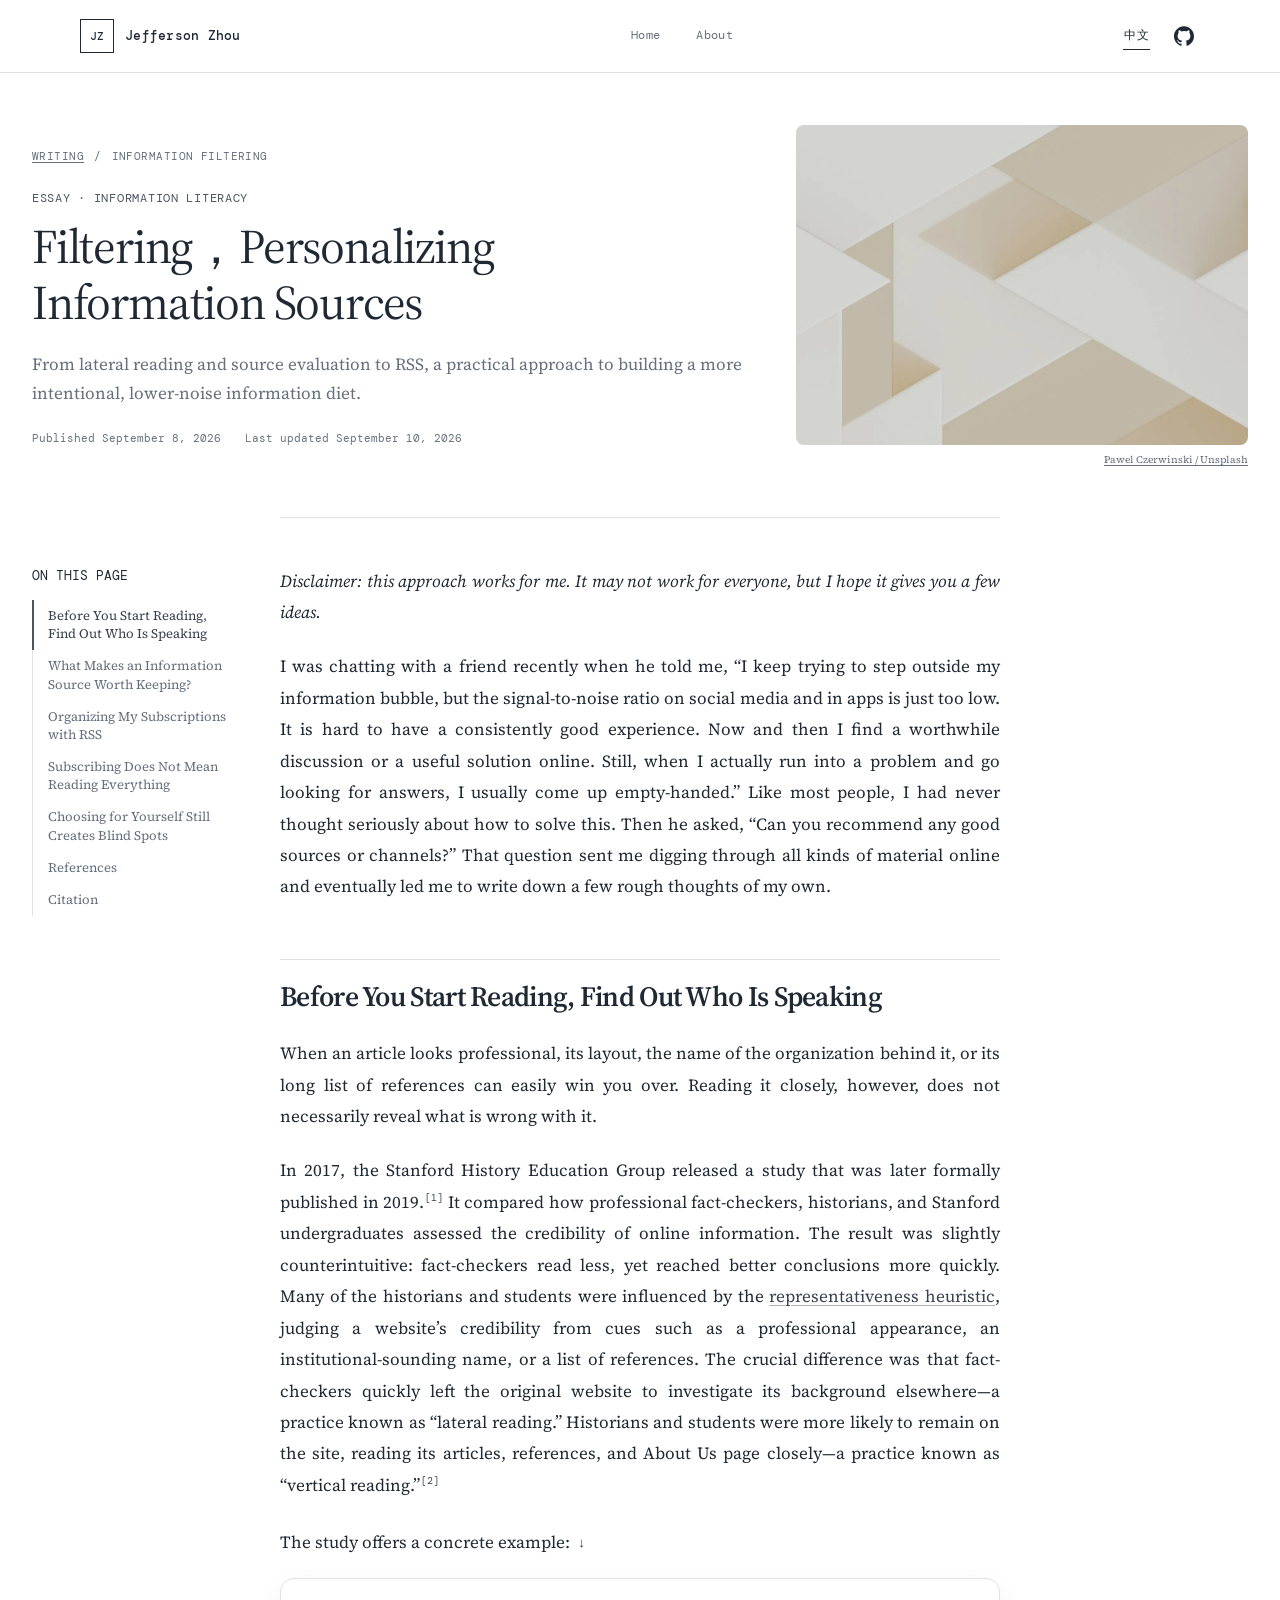
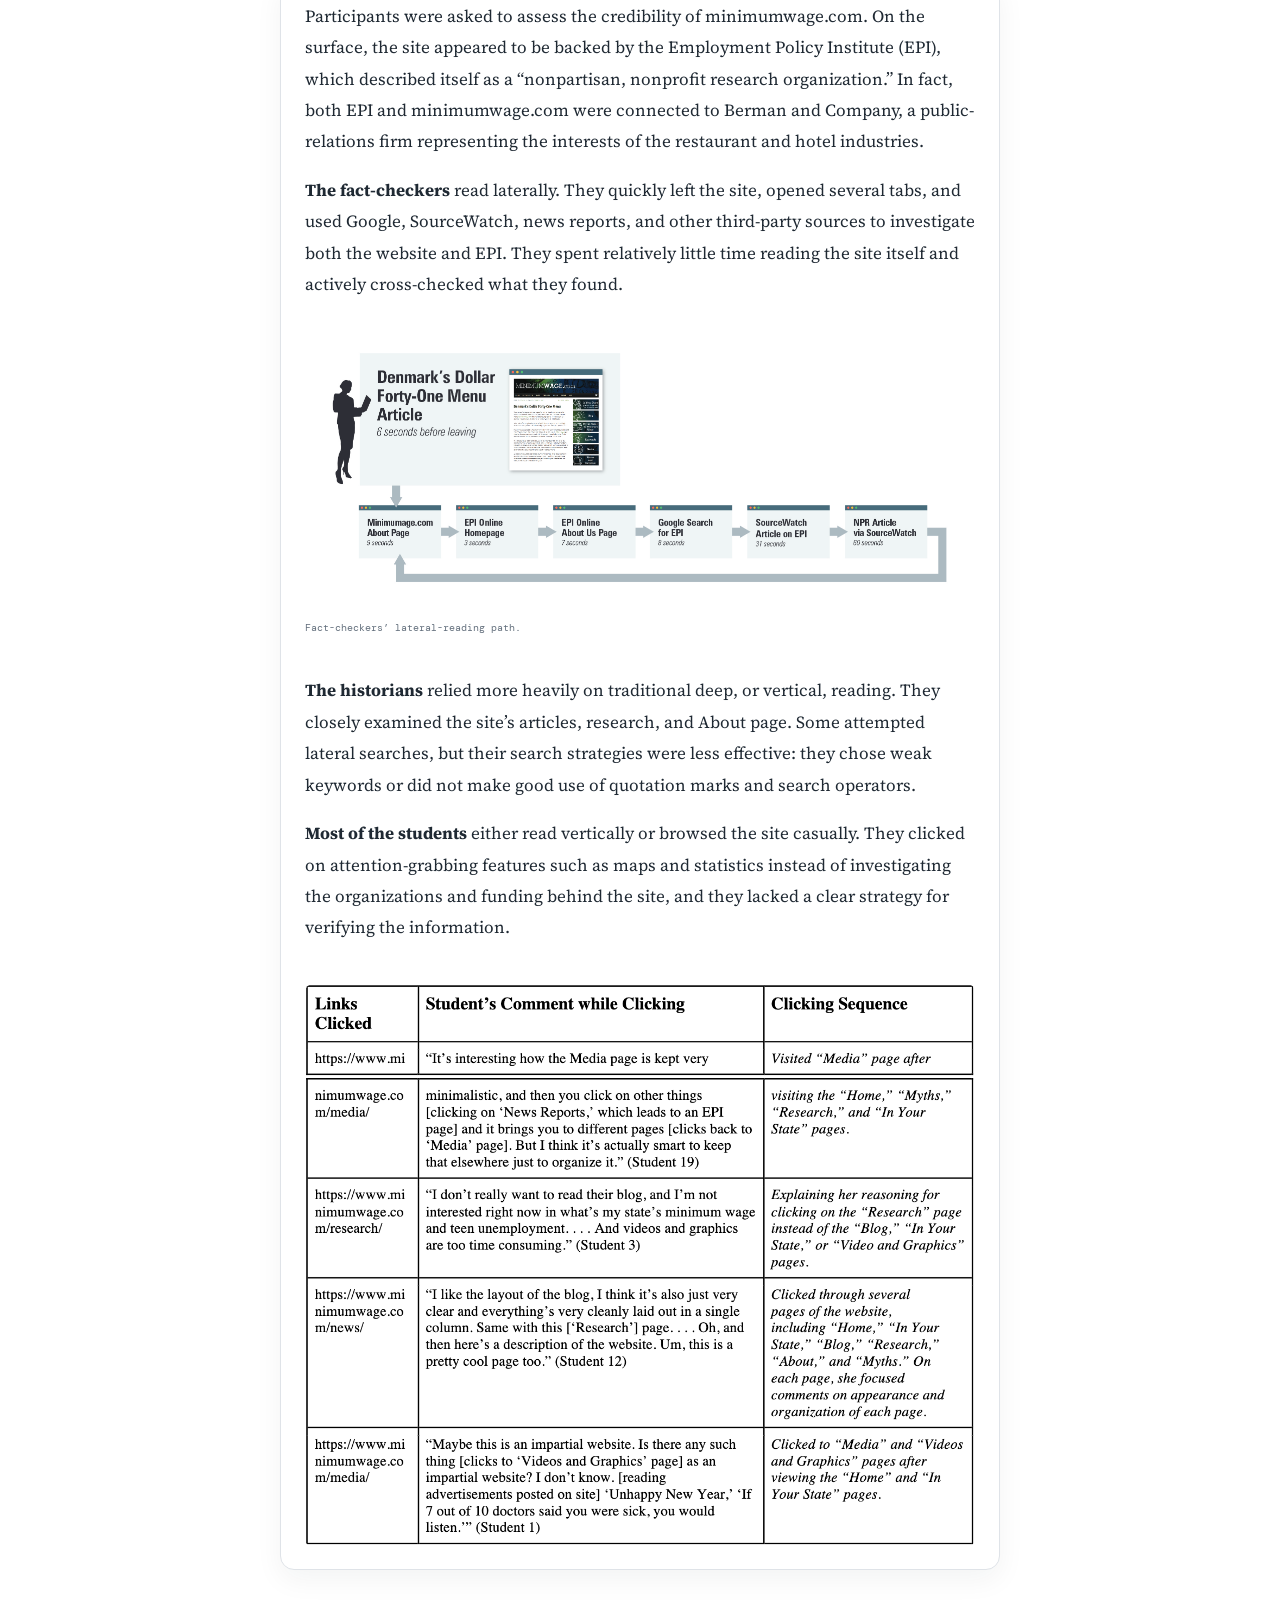
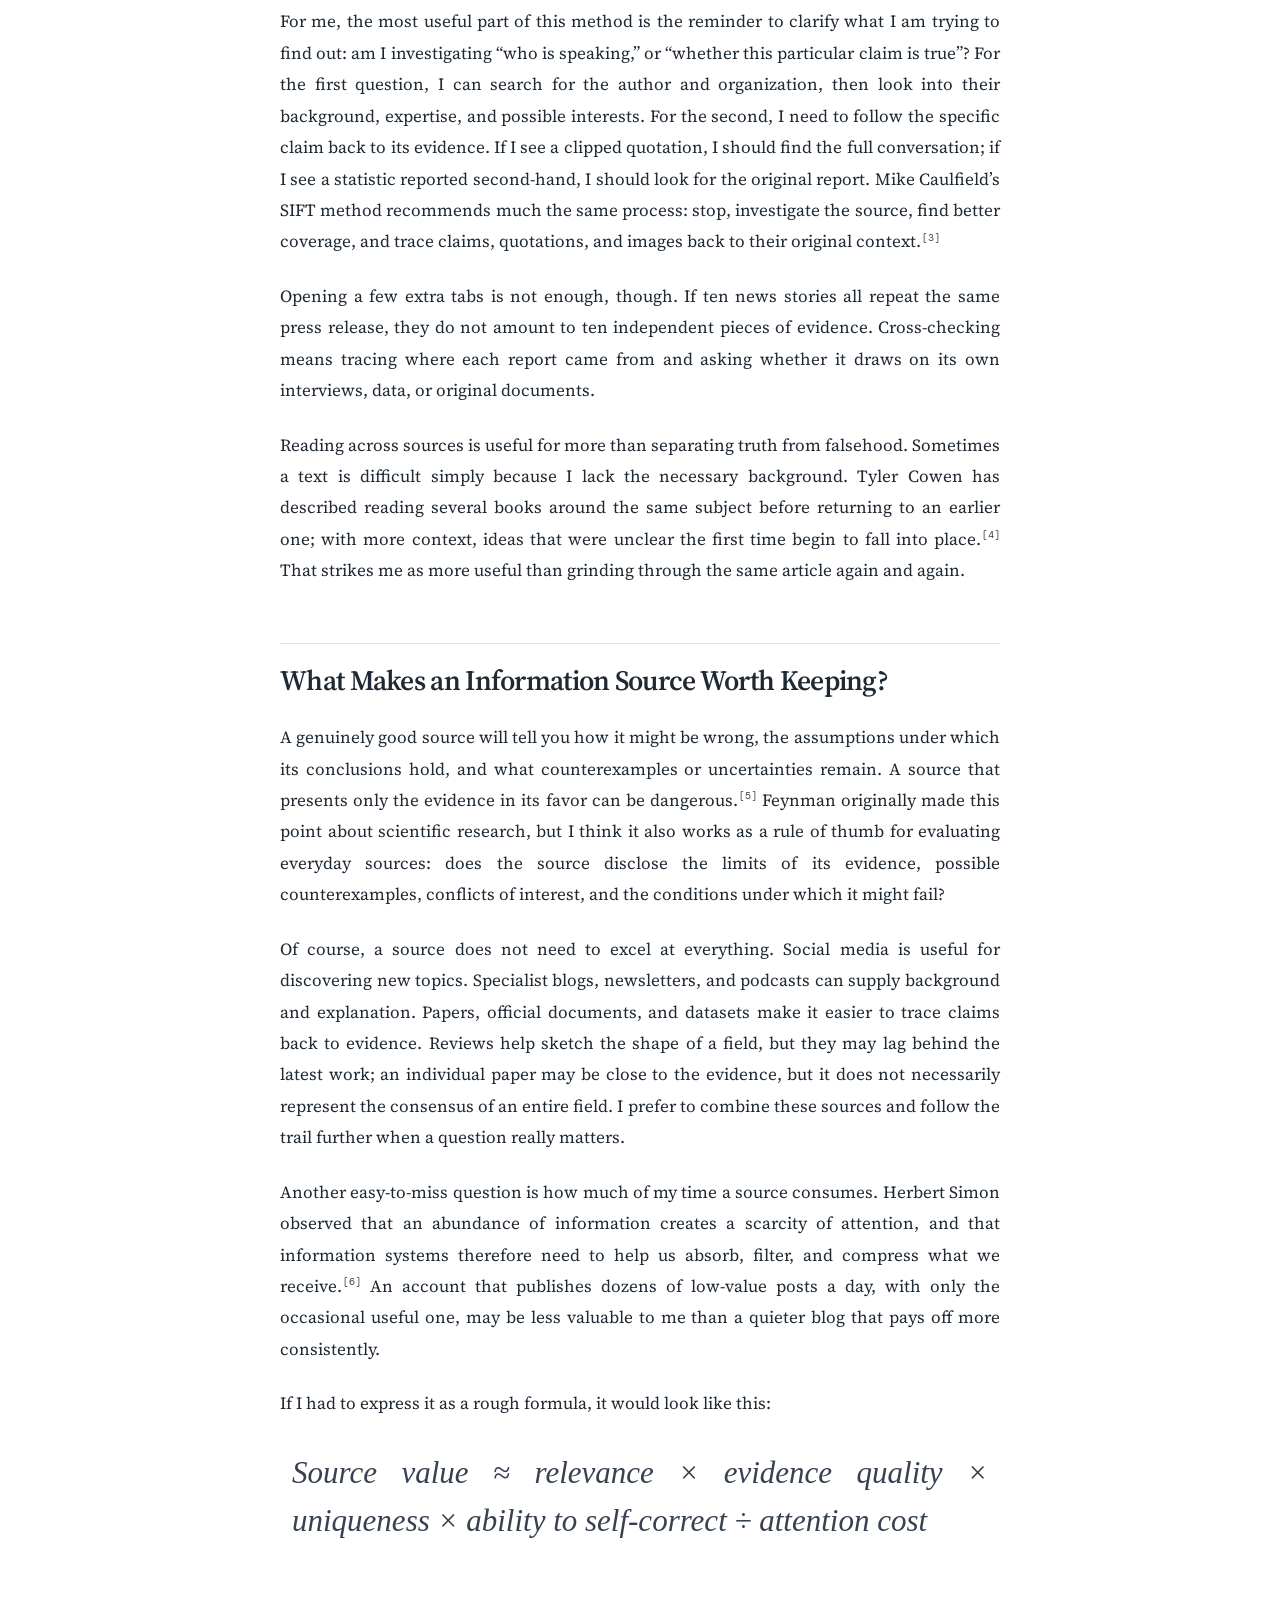
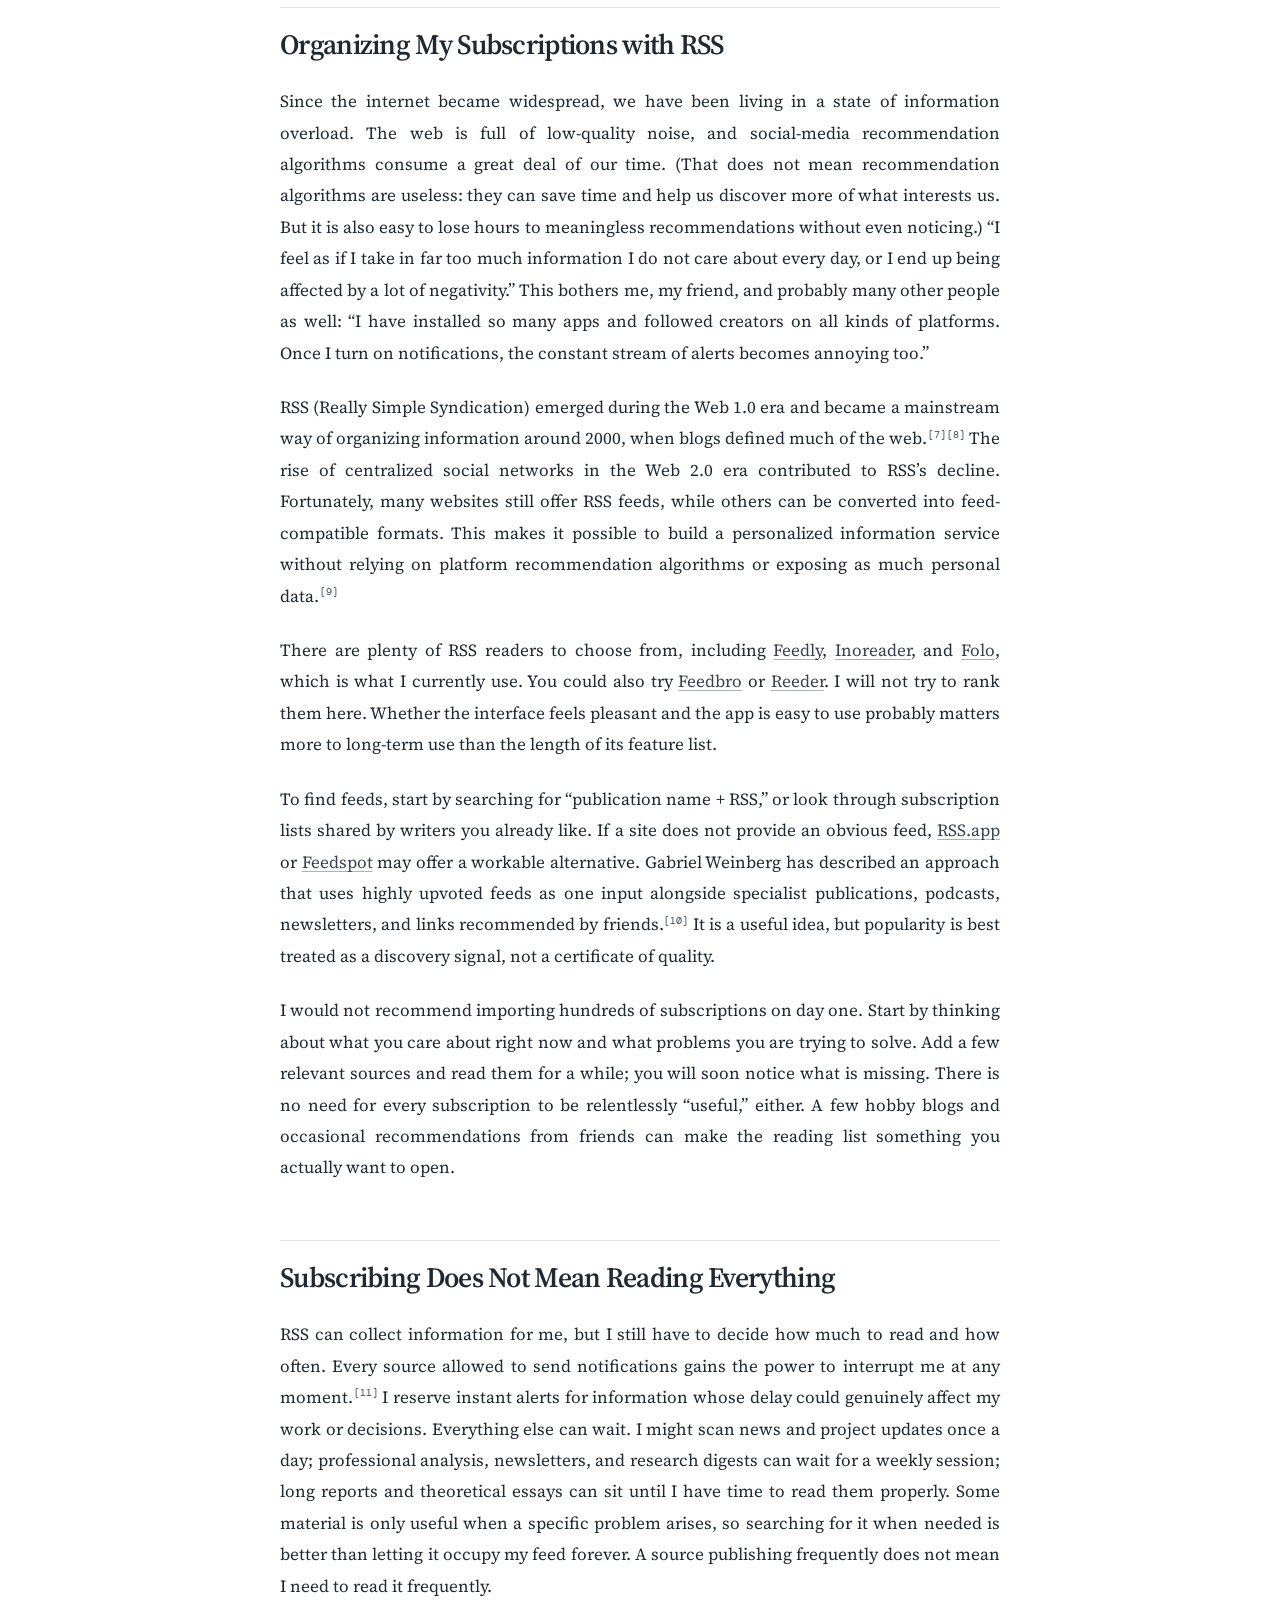
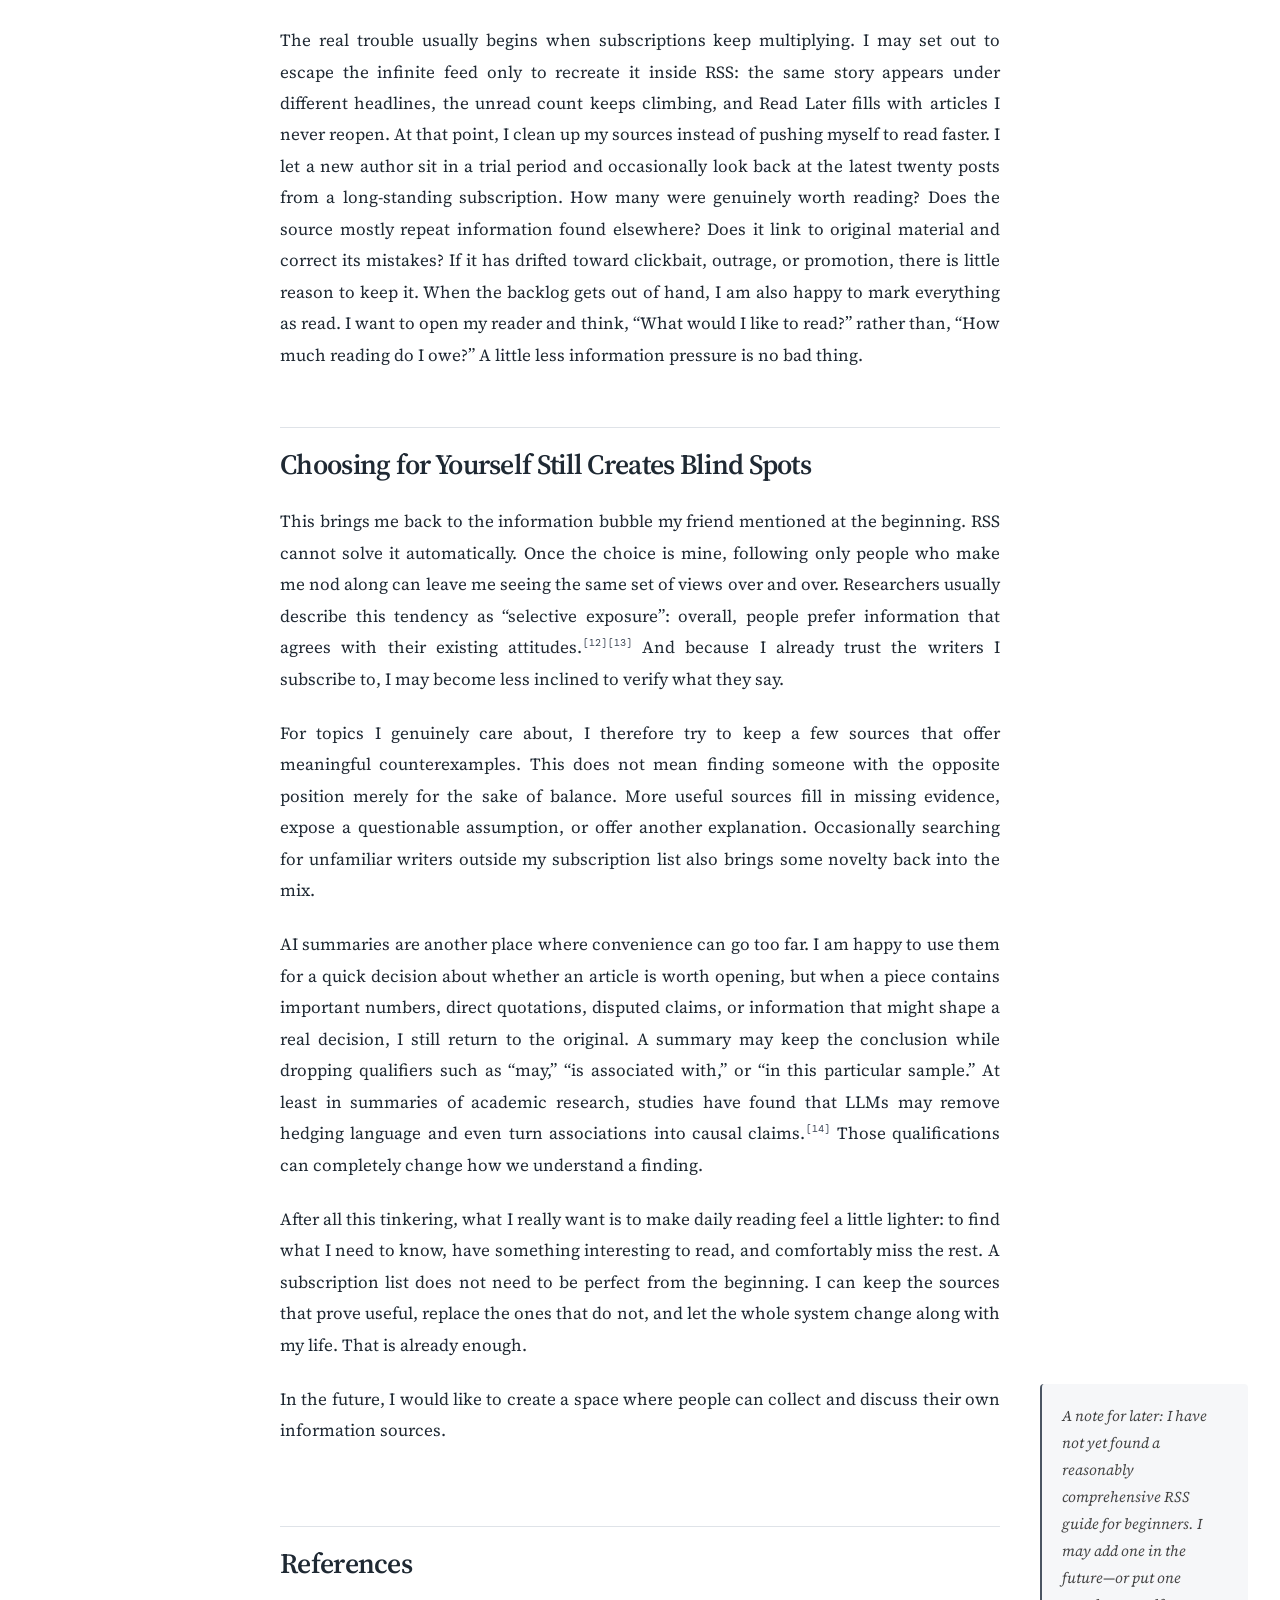
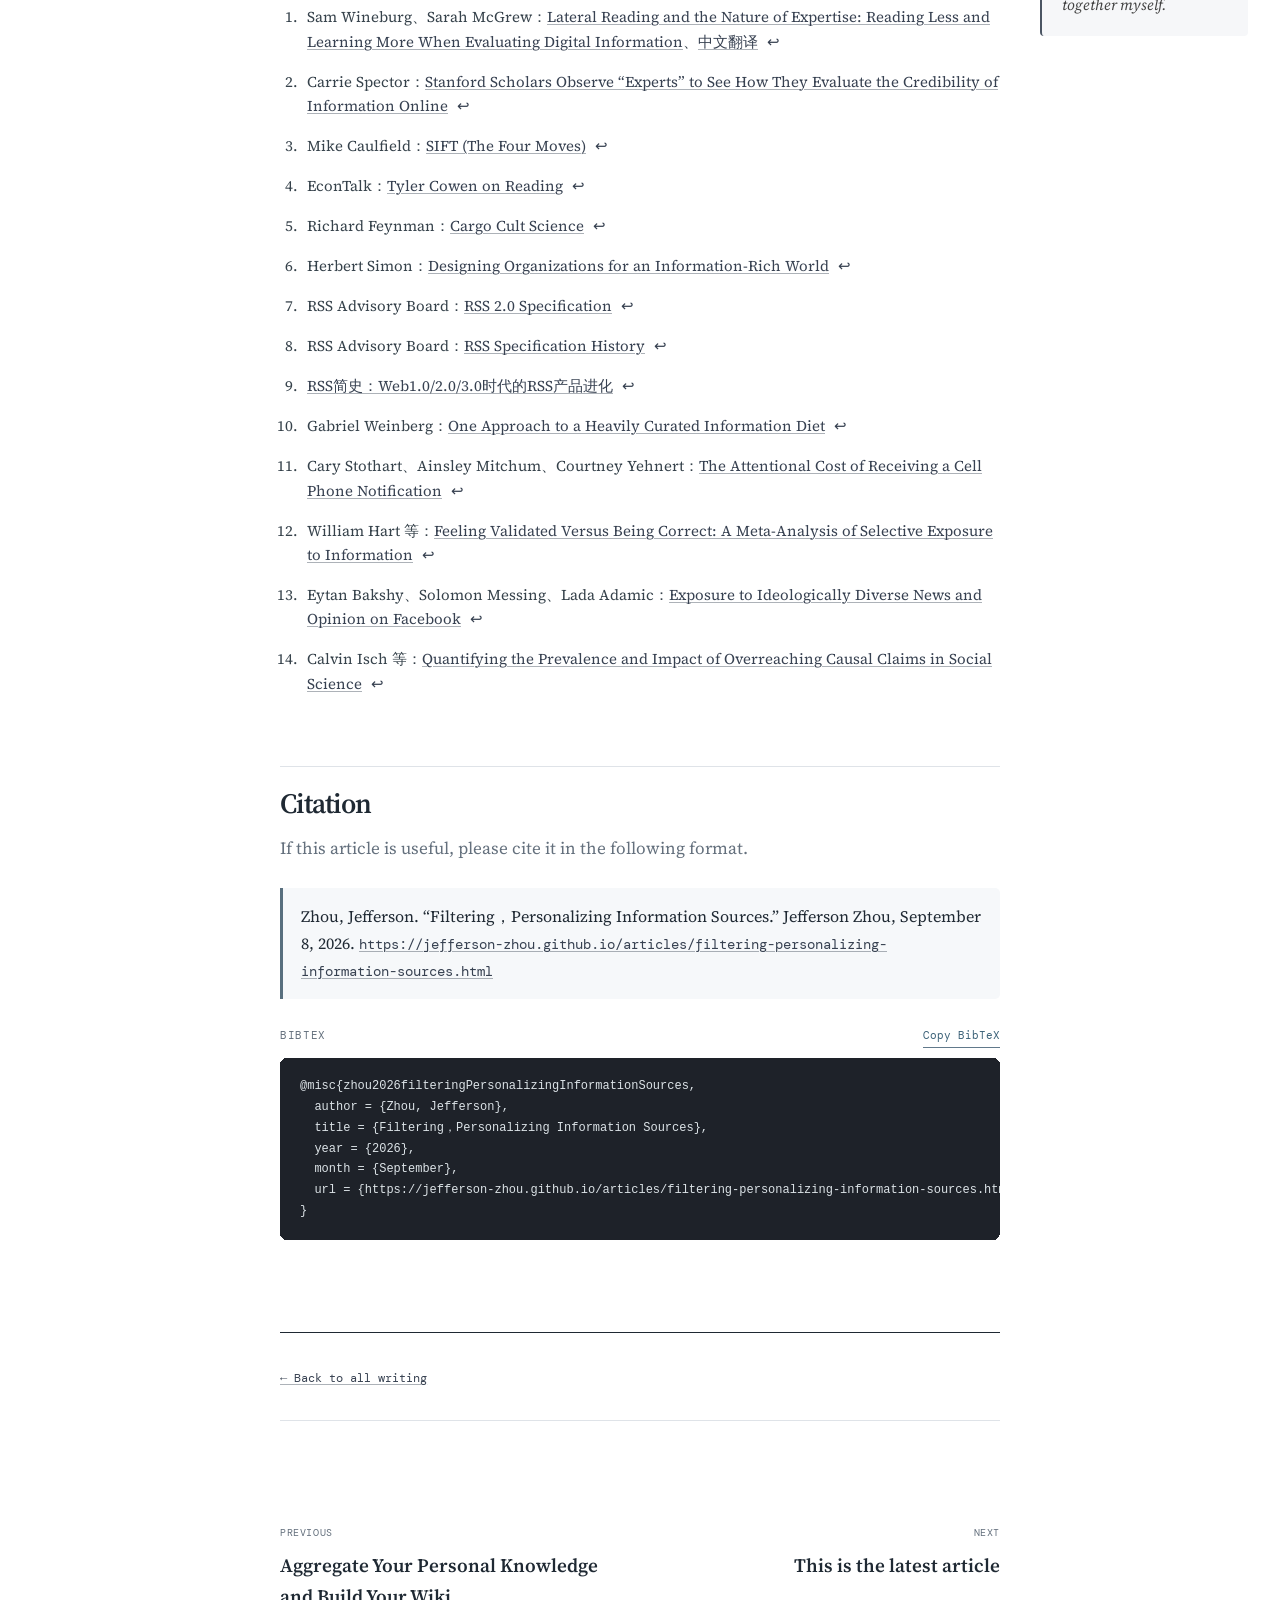
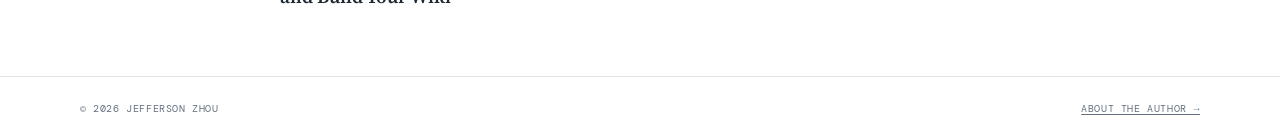
<file: articles/filtering-personalizing-information-sources.html>
<!doctype html>
<html lang="en">
  <head>
    <meta charset="utf-8" />
    <meta name="viewport" content="width=device-width, initial-scale=1" />
    <meta name="description" content="A practical approach to lateral reading, source evaluation, attention costs, and building a more intentional information diet with RSS." />
    <meta name="theme-color" content="#ffffff" />
    <title>Filtering，Personalizing Information Sources — Jefferson Zhou</title>
    <link rel="alternate" hreflang="zh-CN" href="filter-personal-information.html" />
    <link rel="preconnect" href="https://fonts.googleapis.com" />
    <link rel="preconnect" href="https://fonts.gstatic.com" crossorigin />
    <link href="https://fonts.googleapis.com/css2?family=DM+Mono:wght@400;500&amp;family=Source+Serif+4:opsz,wght@8..60,400;8..60,600&amp;display=swap" rel="stylesheet" />
    <link rel="preload" as="image" href="../assets/covers/abstract-geometry.webp" fetchpriority="high" />
    <link rel="stylesheet" href="../styles.css?v=20260929-2" />
    <script src="../main.js?v=20260929-2" defer></script>
  </head>
  <body data-page="article" data-article-language="en" data-language-url-zh="filter-personal-information.html">
    <div id="reading-progress" aria-hidden="true"></div>
    <a class="skip-link" href="#article-content" data-en="Skip to article" data-zh="跳到正文">Skip to article</a>

    <header class="site-header">
      <div class="shell header-inner">
        <a class="wordmark" href="../index.html" aria-label="Jefferson Zhou, home">
          <span class="wordmark-mark" aria-hidden="true">JZ</span>
          <span>Jefferson Zhou</span>
        </a>
        <button class="menu-toggle" type="button" aria-expanded="false" aria-controls="site-nav" data-en="Menu" data-zh="菜单">Menu</button>
        <nav id="site-nav" class="site-nav" aria-label="Primary navigation">
          <a href="../index.html" data-en="Home" data-zh="首页">Home</a>
          <a href="../about.html" data-en="About" data-zh="关于">About</a>
        </nav>
        <div class="header-actions">
          <button class="language-toggle" type="button" aria-label="切换为中文">中文</button>
          <a class="header-github" href="https://github.com/Jefferson-Zhou" target="_blank" rel="noopener noreferrer" aria-label="Jefferson Zhou on GitHub" title="GitHub"><svg viewBox="0 0 24 24" fill="currentColor" aria-hidden="true" focusable="false"><path d="M12 .297C5.37.297 0 5.67 0 12.297c0 5.303 3.438 9.8 8.205 11.385.6.113.82-.258.82-.577 0-.285-.01-1.04-.015-2.04-3.338.724-4.043-1.61-4.043-1.61-.546-1.387-1.333-1.756-1.333-1.756-1.087-.744.084-.729.084-.729 1.205.084 1.838 1.236 1.838 1.236 1.07 1.835 2.809 1.305 3.495.998.108-.776.418-1.305.762-1.605-2.665-.304-5.467-1.334-5.467-5.93 0-1.31.469-2.381 1.236-3.221-.124-.303-.536-1.524.117-3.176 0 0 1.008-.322 3.301 1.23a11.52 11.52 0 0 1 3.003-.404c1.02.005 2.047.138 3.006.404 2.291-1.552 3.297-1.23 3.297-1.23.655 1.652.243 2.873.12 3.176.77.84 1.235 1.911 1.235 3.221 0 4.609-2.807 5.624-5.479 5.921.43.372.823 1.102.823 2.222 0 1.606-.015 2.898-.015 3.293 0 .322.216.694.825.576C20.565 22.092 24 17.592 24 12.297 24 5.67 18.627.297 12 .297Z" /></svg></a>
        </div>
      </div>
    </header>

    <main>
      <article class="article-page" lang="en">
        <header class="article-header shell">
          <div class="article-header-copy">
            <nav class="article-breadcrumb" aria-label="Breadcrumb">
              <a href="../index.html" data-en="Writing" data-zh="写作">Writing</a>
              <span aria-hidden="true">/</span>
              <span>Information filtering</span>
            </nav>

            <p class="eyebrow">Essay · Information literacy</p>
            <h1>Filtering，Personalizing Information Sources</h1>
            <p class="article-subtitle">From lateral reading and source evaluation to RSS, a practical approach to building a more intentional, lower-noise information diet.</p>
            <p class="article-meta">
              <time datetime="2026-09-08">Published September 8, 2026</time>
              <time datetime="2026-09-10">Last updated September 10, 2026</time>
            </p>
          </div>
          <figure class="article-header-cover">
            <img src="../assets/covers/abstract-geometry.webp" width="1400" height="2100" alt="" fetchpriority="high" />
            <figcaption><a href="https://unsplash.com/photos/tnydtQWIr0c" target="_blank" rel="noopener noreferrer">Pawel Czerwinski / Unsplash</a></figcaption>
          </figure>
        </header>

        <div id="article-content" class="article-content">
          <p class="article-preface"><em>Disclaimer: this approach works for me. It may not work for everyone, but I hope it gives you a few ideas.</em></p>

          <p class="article-lead">I was chatting with a friend recently when he told me, “I keep trying to step outside my information bubble, but the signal-to-noise ratio on social media and in apps is just too low. It is hard to have a consistently good experience. Now and then I find a worthwhile discussion or a useful solution online. Still, when I actually run into a problem and go looking for answers, I usually come up empty-handed.” Like most people, I had never thought seriously about how to solve this. Then he asked, “Can you recommend any good sources or channels?” That question sent me digging through all kinds of material online and eventually led me to write down a few rough thoughts of my own.</p>

          <section aria-labelledby="check-the-source">
            <h2 id="check-the-source" data-outline>Before You Start Reading, Find Out Who Is Speaking</h2>

            <p>When an article looks professional, its layout, the name of the organization behind it, or its long list of references can easily win you over. Reading it closely, however, does not necessarily reveal what is wrong with it.</p>

            <p>In 2017, the Stanford History Education Group released a study that was later formally published in 2019.<sup class="citation"><a id="cite-1" href="#ref-1" aria-label="Jump to reference 1">[1]</a></sup> It compared how professional fact-checkers, historians, and Stanford undergraduates assessed the credibility of online information. The result was slightly counterintuitive: fact-checkers read less, yet reached better conclusions more quickly. Many of the historians and students were influenced by the <a href="https://doi.org/10.1126/science.185.4157.1124" target="_blank" rel="noreferrer">representativeness heuristic</a>, judging a website’s credibility from cues such as a professional appearance, an institutional-sounding name, or a list of references. The crucial difference was that fact-checkers quickly left the original website to investigate its background elsewhere—a practice known as “lateral reading.” Historians and students were more likely to remain on the site, reading its articles, references, and About Us page closely—a practice known as “vertical reading.”<sup class="citation"><a id="cite-2" href="#ref-2" aria-label="Jump to reference 2">[2]</a></sup></p>

            <details class="research-example" open>
              <summary>The study offers a concrete example:<span class="research-example-arrow" aria-hidden="true">→</span></summary>
              <div class="research-example-body">
                <p>Participants were asked to assess the credibility of minimumwage.com. On the surface, the site appeared to be backed by the Employment Policy Institute (EPI), which described itself as a “nonpartisan, nonprofit research organization.” In fact, both EPI and minimumwage.com were connected to Berman and Company, a public-relations firm representing the interests of the restaurant and hotel industries.</p>

                <p><strong>The fact-checkers</strong> read laterally. They quickly left the site, opened several tabs, and used Google, SourceWatch, news reports, and other third-party sources to investigate both the website and EPI. They spent relatively little time reading the site itself and actively cross-checked what they found.</p>
                <figure class="article-figure">
                  <img src="../assets/articles/filter-personal-information/fact-checker-browsing-pattern.webp" width="1336" height="532" alt="Fact-checkers using several external sources for lateral reading" loading="eager" decoding="async" />
                  <figcaption>Fact-checkers’ lateral-reading path.</figcaption>
                </figure>

                <p><strong>The historians</strong> relied more heavily on traditional deep, or vertical, reading. They closely examined the site’s articles, research, and About page. Some attempted lateral searches, but their search strategies were less effective: they chose weak keywords or did not make good use of quotation marks and search operators.</p>

                <p><strong>Most of the students</strong> either read vertically or browsed the site casually. They clicked on attention-grabbing features such as maps and statistics instead of investigating the organizations and funding behind the site, and they lacked a clear strategy for verifying the information.</p>

                <figure class="article-figure stacked-table-figure">
                  <img src="../assets/articles/filter-personal-information/historian-browsing-pattern.webp" width="1234" height="172" alt="Header portion of the historians and students browsing-path table" loading="eager" decoding="async" />
                  <img src="../assets/articles/filter-personal-information/student-browsing-pattern.webp" width="1234" height="866" alt="Main portion of the historians and students browsing-path table" loading="eager" decoding="async" />
                </figure>
              </div>
            </details>

            <p>For me, the most useful part of this method is the reminder to clarify what I am trying to find out: am I investigating “who is speaking,” or “whether this particular claim is true”? For the first question, I can search for the author and organization, then look into their background, expertise, and possible interests. For the second, I need to follow the specific claim back to its evidence. If I see a clipped quotation, I should find the full conversation; if I see a statistic reported second-hand, I should look for the original report. Mike Caulfield’s SIFT method recommends much the same process: stop, investigate the source, find better coverage, and trace claims, quotations, and images back to their original context.<sup class="citation"><a id="cite-3" href="#ref-3" aria-label="Jump to reference 3">[3]</a></sup></p>

            <p>Opening a few extra tabs is not enough, though. If ten news stories all repeat the same press release, they do not amount to ten independent pieces of evidence. Cross-checking means tracing where each report came from and asking whether it draws on its own interviews, data, or original documents.</p>

            <p>Reading across sources is useful for more than separating truth from falsehood. Sometimes a text is difficult simply because I lack the necessary background. Tyler Cowen has described reading several books around the same subject before returning to an earlier one; with more context, ideas that were unclear the first time begin to fall into place.<sup class="citation"><a id="cite-4" href="#ref-4" aria-label="Jump to reference 4">[4]</a></sup> That strikes me as more useful than grinding through the same article again and again.</p>
          </section>

          <section aria-labelledby="valuable-sources">
            <h2 id="valuable-sources" data-outline>What Makes an Information Source Worth Keeping?</h2>

            <p>A genuinely good source will tell you how it might be wrong, the assumptions under which its conclusions hold, and what counterexamples or uncertainties remain. A source that presents only the evidence in its favor can be dangerous.<sup class="citation"><a id="cite-5" href="#ref-5" aria-label="Jump to reference 5">[5]</a></sup> Feynman originally made this point about scientific research, but I think it also works as a rule of thumb for evaluating everyday sources: does the source disclose the limits of its evidence, possible counterexamples, conflicts of interest, and the conditions under which it might fail?</p>

            <p>Of course, a source does not need to excel at everything. Social media is useful for discovering new topics. Specialist blogs, newsletters, and podcasts can supply background and explanation. Papers, official documents, and datasets make it easier to trace claims back to evidence. Reviews help sketch the shape of a field, but they may lag behind the latest work; an individual paper may be close to the evidence, but it does not necessarily represent the consensus of an entire field. I prefer to combine these sources and follow the trail further when a question really matters.</p>

            <p>Another easy-to-miss question is how much of my time a source consumes. Herbert Simon observed that an abundance of information creates a scarcity of attention, and that information systems therefore need to help us absorb, filter, and compress what we receive.<sup class="citation"><a id="cite-6" href="#ref-6" aria-label="Jump to reference 6">[6]</a></sup> An account that publishes dozens of low-value posts a day, with only the occasional useful one, may be less valuable to me than a quieter blog that pays off more consistently.</p>

            <p>If I had to express it as a rough formula, it would look like this:</p>
            <p class="source-value-formula" role="math" aria-label="Source value is approximately relevance times evidence quality times uniqueness times ability to self-correct, divided by attention cost">Source value ≈ relevance × evidence quality × uniqueness × ability to self-correct ÷ attention cost</p>
          </section>

          <section aria-labelledby="organize-with-rss">
            <h2 id="organize-with-rss" data-outline>Organizing My Subscriptions with RSS</h2>

            <p>Since the internet became widespread, we have been living in a state of information overload. The web is full of low-quality noise, and social-media recommendation algorithms consume a great deal of our time. (That does not mean recommendation algorithms are useless: they can save time and help us discover more of what interests us. But it is also easy to lose hours to meaningless recommendations without even noticing.) “I feel as if I take in far too much information I do not care about every day, or I end up being affected by a lot of negativity.” This bothers me, my friend, and probably many other people as well: “I have installed so many apps and followed creators on all kinds of platforms. Once I turn on notifications, the constant stream of alerts becomes annoying too.”</p>

            <p>RSS (Really Simple Syndication) emerged during the Web 1.0 era and became a mainstream way of organizing information around 2000, when blogs defined much of the web.<sup class="citation"><a id="cite-7" href="#ref-7" aria-label="Jump to reference 7">[7]</a></sup><sup class="citation"><a id="cite-8" href="#ref-8" aria-label="Jump to reference 8">[8]</a></sup> The rise of centralized social networks in the Web 2.0 era contributed to RSS’s decline. Fortunately, many websites still offer RSS feeds, while others can be converted into feed-compatible formats. This makes it possible to build a personalized information service without relying on platform recommendation algorithms or exposing as much personal data.<sup class="citation"><a id="cite-9" href="#ref-9" aria-label="Jump to reference 9">[9]</a></sup></p>

            <p>There are plenty of RSS readers to choose from, including <a href="https://feedly.com/" target="_blank" rel="noreferrer">Feedly</a>, <a href="https://www.inoreader.com/" target="_blank" rel="noreferrer">Inoreader</a>, and <a href="https://folo.is/" target="_blank" rel="noreferrer">Folo</a>, which is what I currently use. You could also try <a href="https://www.feedbro.com/" target="_blank" rel="noreferrer">Feedbro</a> or <a href="https://reederapp.com/" target="_blank" rel="noreferrer">Reeder</a>. I will not try to rank them here. Whether the interface feels pleasant and the app is easy to use probably matters more to long-term use than the length of its feature list.</p>

            <p>To find feeds, start by searching for “publication name + RSS,” or look through subscription lists shared by writers you already like. If a site does not provide an obvious feed, <a href="https://rss.app/rss-feed" target="_blank" rel="noreferrer">RSS.app</a> or <a href="https://rss.feedspot.com/" target="_blank" rel="noreferrer">Feedspot</a> may offer a workable alternative. Gabriel Weinberg has described an approach that uses highly upvoted feeds as one input alongside specialist publications, podcasts, newsletters, and links recommended by friends.<sup class="citation"><a id="cite-10" href="#ref-10" aria-label="Jump to reference 10">[10]</a></sup> It is a useful idea, but popularity is best treated as a discovery signal, not a certificate of quality.</p>

            <p>I would not recommend importing hundreds of subscriptions on day one. Start by thinking about what you care about right now and what problems you are trying to solve. Add a few relevant sources and read them for a while; you will soon notice what is missing. There is no need for every subscription to be relentlessly “useful,” either. A few hobby blogs and occasional recommendations from friends can make the reading list something you actually want to open.</p>
          </section>

          <section aria-labelledby="read-selectively">
            <h2 id="read-selectively" data-outline>Subscribing Does Not Mean Reading Everything</h2>

            <p>RSS can collect information for me, but I still have to decide how much to read and how often. Every source allowed to send notifications gains the power to interrupt me at any moment.<sup class="citation"><a id="cite-11" href="#ref-11" aria-label="Jump to reference 11">[11]</a></sup> I reserve instant alerts for information whose delay could genuinely affect my work or decisions. Everything else can wait. I might scan news and project updates once a day; professional analysis, newsletters, and research digests can wait for a weekly session; long reports and theoretical essays can sit until I have time to read them properly. Some material is only useful when a specific problem arises, so searching for it when needed is better than letting it occupy my feed forever. A source publishing frequently does not mean I need to read it frequently.</p>

            <p>The real trouble usually begins when subscriptions keep multiplying. I may set out to escape the infinite feed only to recreate it inside RSS: the same story appears under different headlines, the unread count keeps climbing, and Read Later fills with articles I never reopen. At that point, I clean up my sources instead of pushing myself to read faster. I let a new author sit in a trial period and occasionally look back at the latest twenty posts from a long-standing subscription. How many were genuinely worth reading? Does the source mostly repeat information found elsewhere? Does it link to original material and correct its mistakes? If it has drifted toward clickbait, outrage, or promotion, there is little reason to keep it. When the backlog gets out of hand, I am also happy to mark everything as read. I want to open my reader and think, “What would I like to read?” rather than, “How much reading do I owe?” A little less information pressure is no bad thing.</p>
          </section>

          <section aria-labelledby="blind-spots">
            <h2 id="blind-spots" data-outline>Choosing for Yourself Still Creates Blind Spots</h2>

            <p>This brings me back to the information bubble my friend mentioned at the beginning. RSS cannot solve it automatically. Once the choice is mine, following only people who make me nod along can leave me seeing the same set of views over and over. Researchers usually describe this tendency as “selective exposure”: overall, people prefer information that agrees with their existing attitudes.<sup class="citation"><a id="cite-12" href="#ref-12" aria-label="Jump to reference 12">[12]</a></sup><sup class="citation"><a id="cite-13" href="#ref-13" aria-label="Jump to reference 13">[13]</a></sup> And because I already trust the writers I subscribe to, I may become less inclined to verify what they say.</p>

            <p>For topics I genuinely care about, I therefore try to keep a few sources that offer meaningful counterexamples. This does not mean finding someone with the opposite position merely for the sake of balance. More useful sources fill in missing evidence, expose a questionable assumption, or offer another explanation. Occasionally searching for unfamiliar writers outside my subscription list also brings some novelty back into the mix.</p>

            <p>AI summaries are another place where convenience can go too far. I am happy to use them for a quick decision about whether an article is worth opening, but when a piece contains important numbers, direct quotations, disputed claims, or information that might shape a real decision, I still return to the original. A summary may keep the conclusion while dropping qualifiers such as “may,” “is associated with,” or “in this particular sample.” At least in summaries of academic research, studies have found that LLMs may remove hedging language and even turn associations into causal claims.<sup class="citation"><a id="cite-14" href="#ref-14" aria-label="Jump to reference 14">[14]</a></sup> Those qualifications can completely change how we understand a finding.</p>

            <p>After all this tinkering, what I really want is to make daily reading feel a little lighter: to find what I need to know, have something interesting to read, and comfortably miss the rest. A subscription list does not need to be perfect from the beginning. I can keep the sources that prove useful, replace the ones that do not, and let the whole system change along with my life. That is already enough.</p>

            <p>In the future, I would like to create a space where people can collect and discuss their own information sources.</p>

            <aside class="article-note">
              <p><em>A note for later: I have not yet found a reasonably comprehensive RSS guide for beginners. I may add one in the future—or put one together myself.</em></p>
            </aside>
          </section>

          <section class="article-references" aria-labelledby="references">
            <h2 id="references" data-outline>References</h2>
            <ol>
              <li id="ref-1">Sam Wineburg、Sarah McGrew：<a href="https://doi.org/10.1177/016146811912101102" target="_blank" rel="noreferrer">Lateral Reading and the Nature of Expertise: Reading Less and Learning More When Evaluating Digital Information</a>、<a href="https://cjybyjk.github.io/Reading-Less-and-Learning-More-When-Evaluating-Digital-Information/" target="_blank" rel="noreferrer">中文翻译</a> <a class="reference-back" href="#cite-1" aria-label="Return to citation 1">↩</a></li>
              <li id="ref-2">Carrie Spector：<a href="https://news.stanford.edu/stories/2017/10/fact-checkers-outperform-historians-evaluating-online-information" target="_blank" rel="noreferrer">Stanford Scholars Observe “Experts” to See How They Evaluate the Credibility of Information Online</a> <a class="reference-back" href="#cite-2" aria-label="Return to citation 2">↩</a></li>
              <li id="ref-3">Mike Caulfield：<a href="https://hapgood.us/2019/06/19/sift-the-four-moves/" target="_blank" rel="noreferrer">SIFT (The Four Moves)</a> <a class="reference-back" href="#cite-3" aria-label="Return to citation 3">↩</a></li>
              <li id="ref-4">EconTalk：<a href="https://www.econtalk.org/tyler-cowen-on-reading/" target="_blank" rel="noreferrer">Tyler Cowen on Reading</a> <a class="reference-back" href="#cite-4" aria-label="Return to citation 4">↩</a></li>
              <li id="ref-5">Richard Feynman：<a href="https://calteches.library.caltech.edu/51/2/CargoCult.htm" target="_blank" rel="noreferrer">Cargo Cult Science</a> <a class="reference-back" href="#cite-5" aria-label="Return to citation 5">↩</a></li>
              <li id="ref-6">Herbert Simon：<a href="https://iiif.library.cmu.edu/file/Simon_box00055_fld04178_bdl0002_doc0001/Simon_box00055_fld04178_bdl0002_doc0001.pdf" target="_blank" rel="noreferrer">Designing Organizations for an Information-Rich World</a> <a class="reference-back" href="#cite-6" aria-label="Return to citation 6">↩</a></li>
              <li id="ref-7">RSS Advisory Board：<a href="https://www.rssboard.org/rss-specification" target="_blank" rel="noreferrer">RSS 2.0 Specification</a> <a class="reference-back" href="#cite-7" aria-label="Return to citation 7">↩</a></li>
              <li id="ref-8">RSS Advisory Board：<a href="https://www.rssboard.org/rss-history" target="_blank" rel="noreferrer">RSS Specification History</a> <a class="reference-back" href="#cite-8" aria-label="Return to citation 8">↩</a></li>
              <li id="ref-9"><a href="https://zhuanlan.zhihu.com/p/584401957" target="_blank" rel="noreferrer">RSS简史：Web1.0/2.0/3.0时代的RSS产品进化</a> <a class="reference-back" href="#cite-9" aria-label="Return to citation 9">↩</a></li>
              <li id="ref-10">Gabriel Weinberg：<a href="https://gabrielweinberg.com/p/one-approach-to-a-heavily-curated" target="_blank" rel="noreferrer">One Approach to a Heavily Curated Information Diet</a> <a class="reference-back" href="#cite-10" aria-label="Return to citation 10">↩</a></li>
              <li id="ref-11">Cary Stothart、Ainsley Mitchum、Courtney Yehnert：<a href="https://doi.org/10.1037/xhp0000100" target="_blank" rel="noreferrer">The Attentional Cost of Receiving a Cell Phone Notification</a> <a class="reference-back" href="#cite-11" aria-label="Return to citation 11">↩</a></li>
              <li id="ref-12">William Hart 等：<a href="https://doi.org/10.1037/a0015701" target="_blank" rel="noreferrer">Feeling Validated Versus Being Correct: A Meta-Analysis of Selective Exposure to Information</a> <a class="reference-back" href="#cite-12" aria-label="Return to citation 12">↩</a></li>
              <li id="ref-13">Eytan Bakshy、Solomon Messing、Lada Adamic：<a href="https://doi.org/10.1126/science.aaa1160" target="_blank" rel="noreferrer">Exposure to Ideologically Diverse News and Opinion on Facebook</a> <a class="reference-back" href="#cite-13" aria-label="Return to citation 13">↩</a></li>
              <li id="ref-14">Calvin Isch 等：<a href="https://doi.org/10.1038/s41562-026-02553-x" target="_blank" rel="noreferrer">Quantifying the Prevalence and Impact of Overreaching Causal Claims in Social Science</a> <a class="reference-back" href="#cite-14" aria-label="Return to citation 14">↩</a></li>
            </ol>
          </section>

          <footer class="article-end">
            <a href="../index.html" data-en="← Back to all writing" data-zh="← 返回全部文章">← Back to all writing</a>
          </footer>
        </div>
      </article>

      <nav class="article-pagination shell" aria-label="Adjacent articles">
        <a href="aggregate-your-personal-knowledge.html"><small data-en="Previous" data-zh="上一篇">Previous</small><strong>Aggregate Your Personal Knowledge and Build Your Wiki</strong></a>
        <span><small data-en="Next" data-zh="下一篇">Next</small><strong>This is the latest article</strong></span>
      </nav>
    </main>

    <div class="outline-control">
      <button id="outline-toggle" class="outline-toggle" type="button" aria-expanded="false" aria-controls="outline-panel">
        <span data-en="Outline" data-zh="大纲">Outline</span>
        <span class="outline-position"><span id="outline-current">1</span>/<span id="outline-total">0</span></span>
      </button>
      <nav id="outline-panel" class="outline-panel" aria-label="Article outline" hidden>
        <div class="outline-panel-header">
          <div><span data-en="On this page" data-zh="本页大纲">On this page</span><small data-en="Jump to a section" data-zh="快速跳转章节">Jump to a section</small></div>
          <button id="outline-close" type="button" aria-label="Close outline">×</button>
        </div>
        <ol id="outline-list"></ol>
      </nav>
    </div>

    <footer class="article-site-footer">
      <div class="shell"><span>© <span id="year"></span> Jefferson Zhou</span><a href="../about.html" data-en="About the author →" data-zh="关于作者 →">About the author →</a></div>
    </footer>
  </body>
</html>
</file>
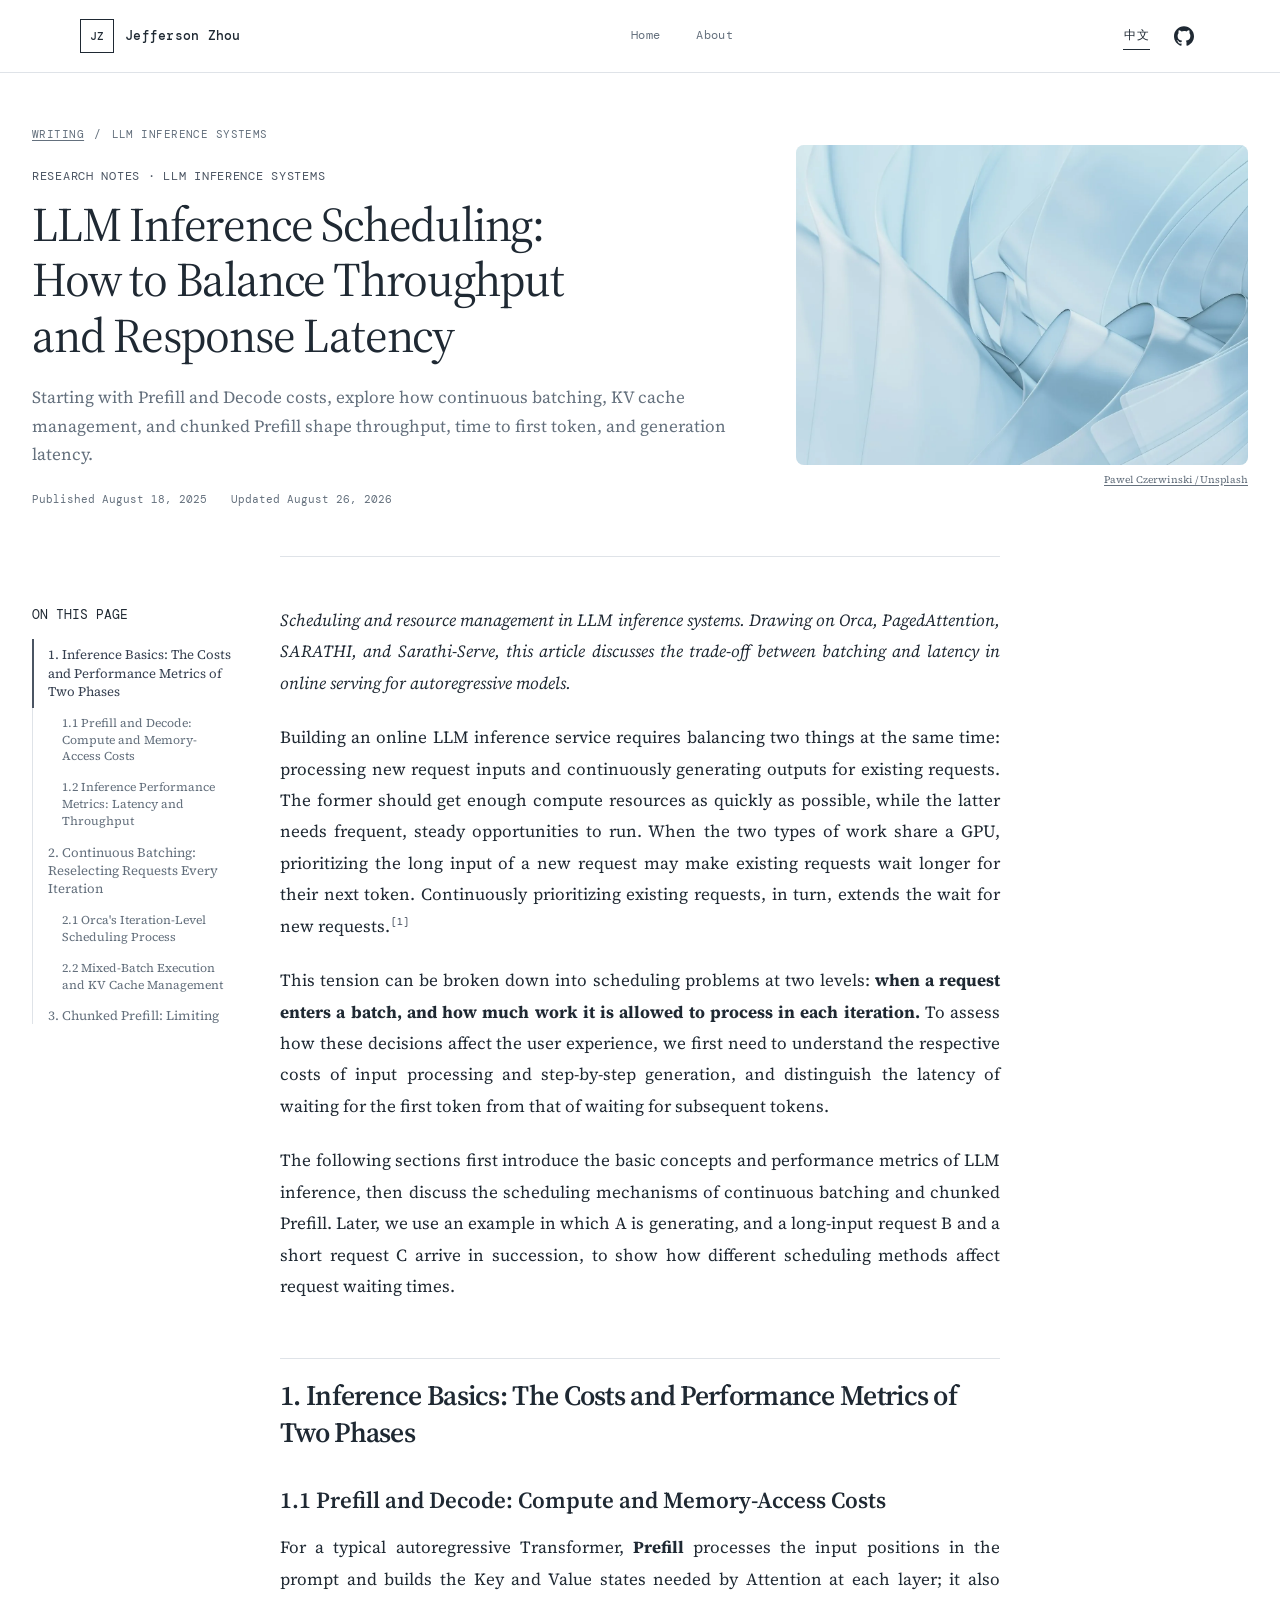
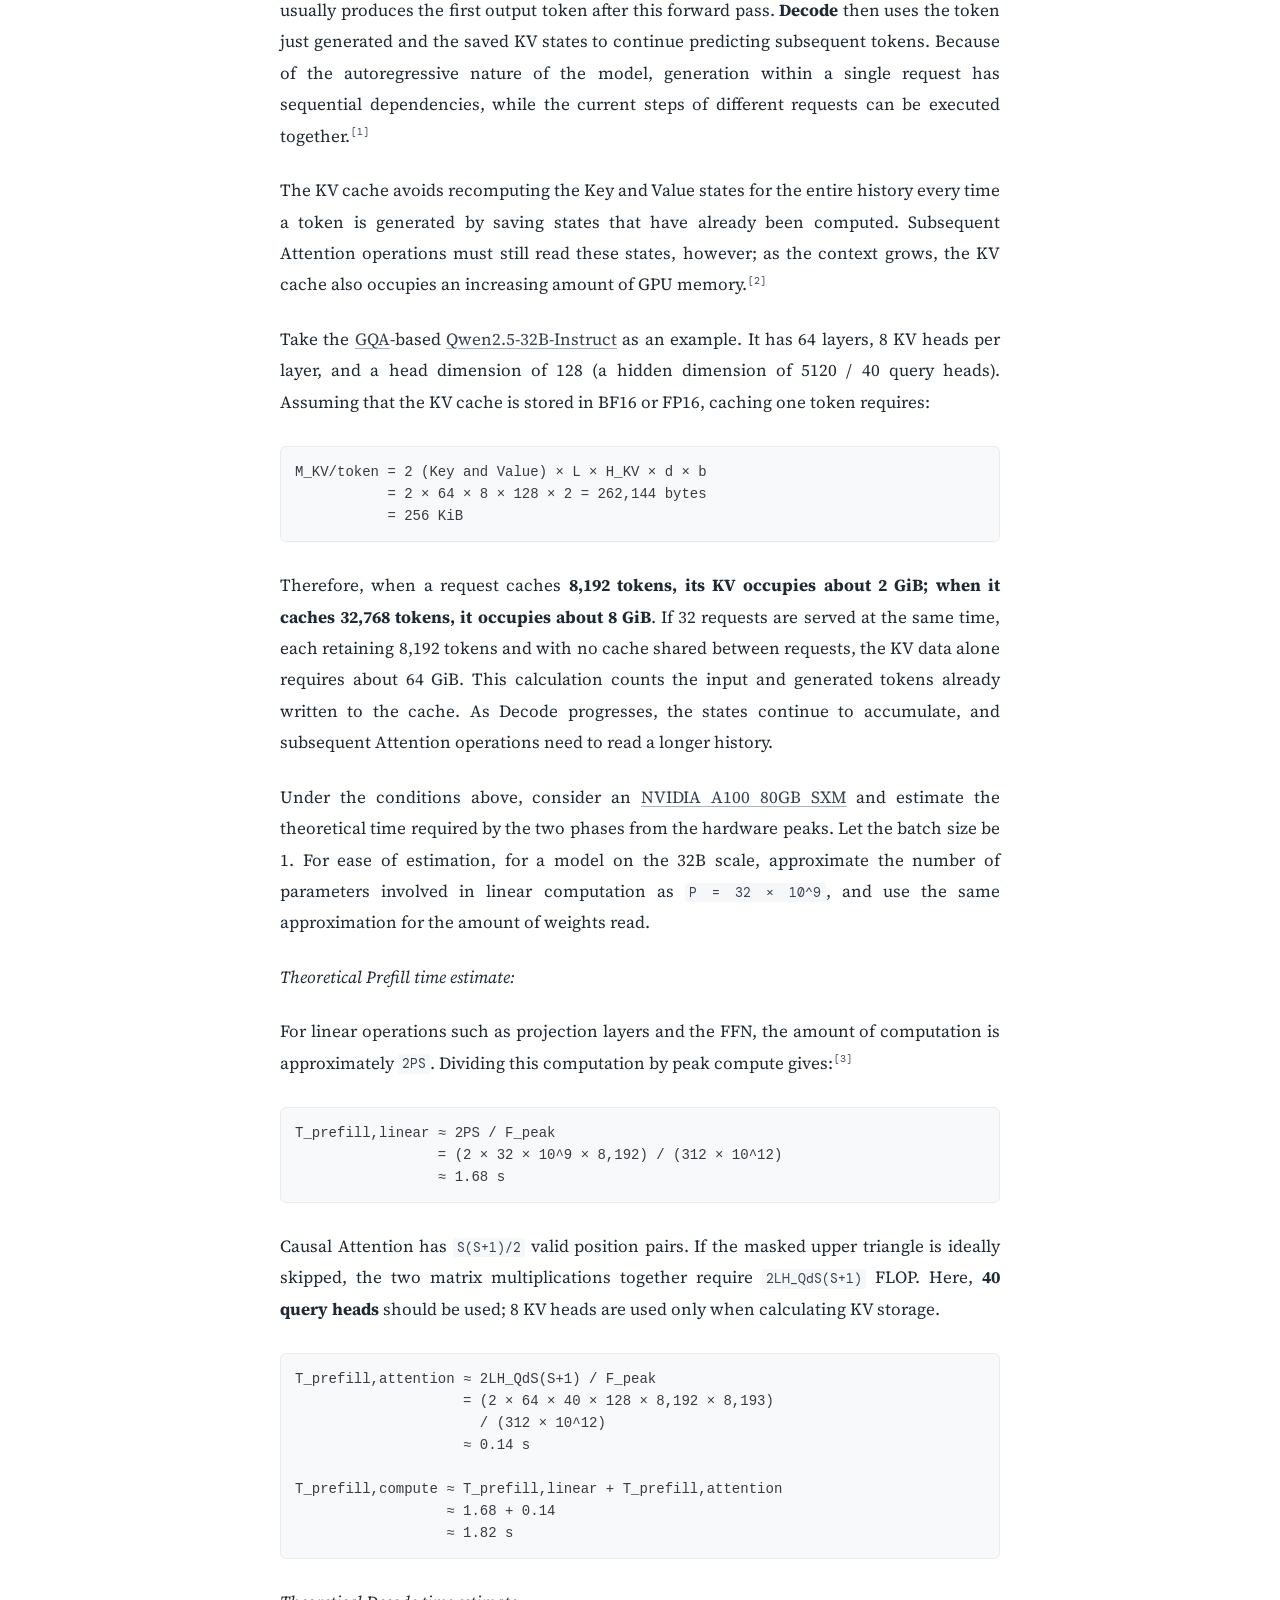
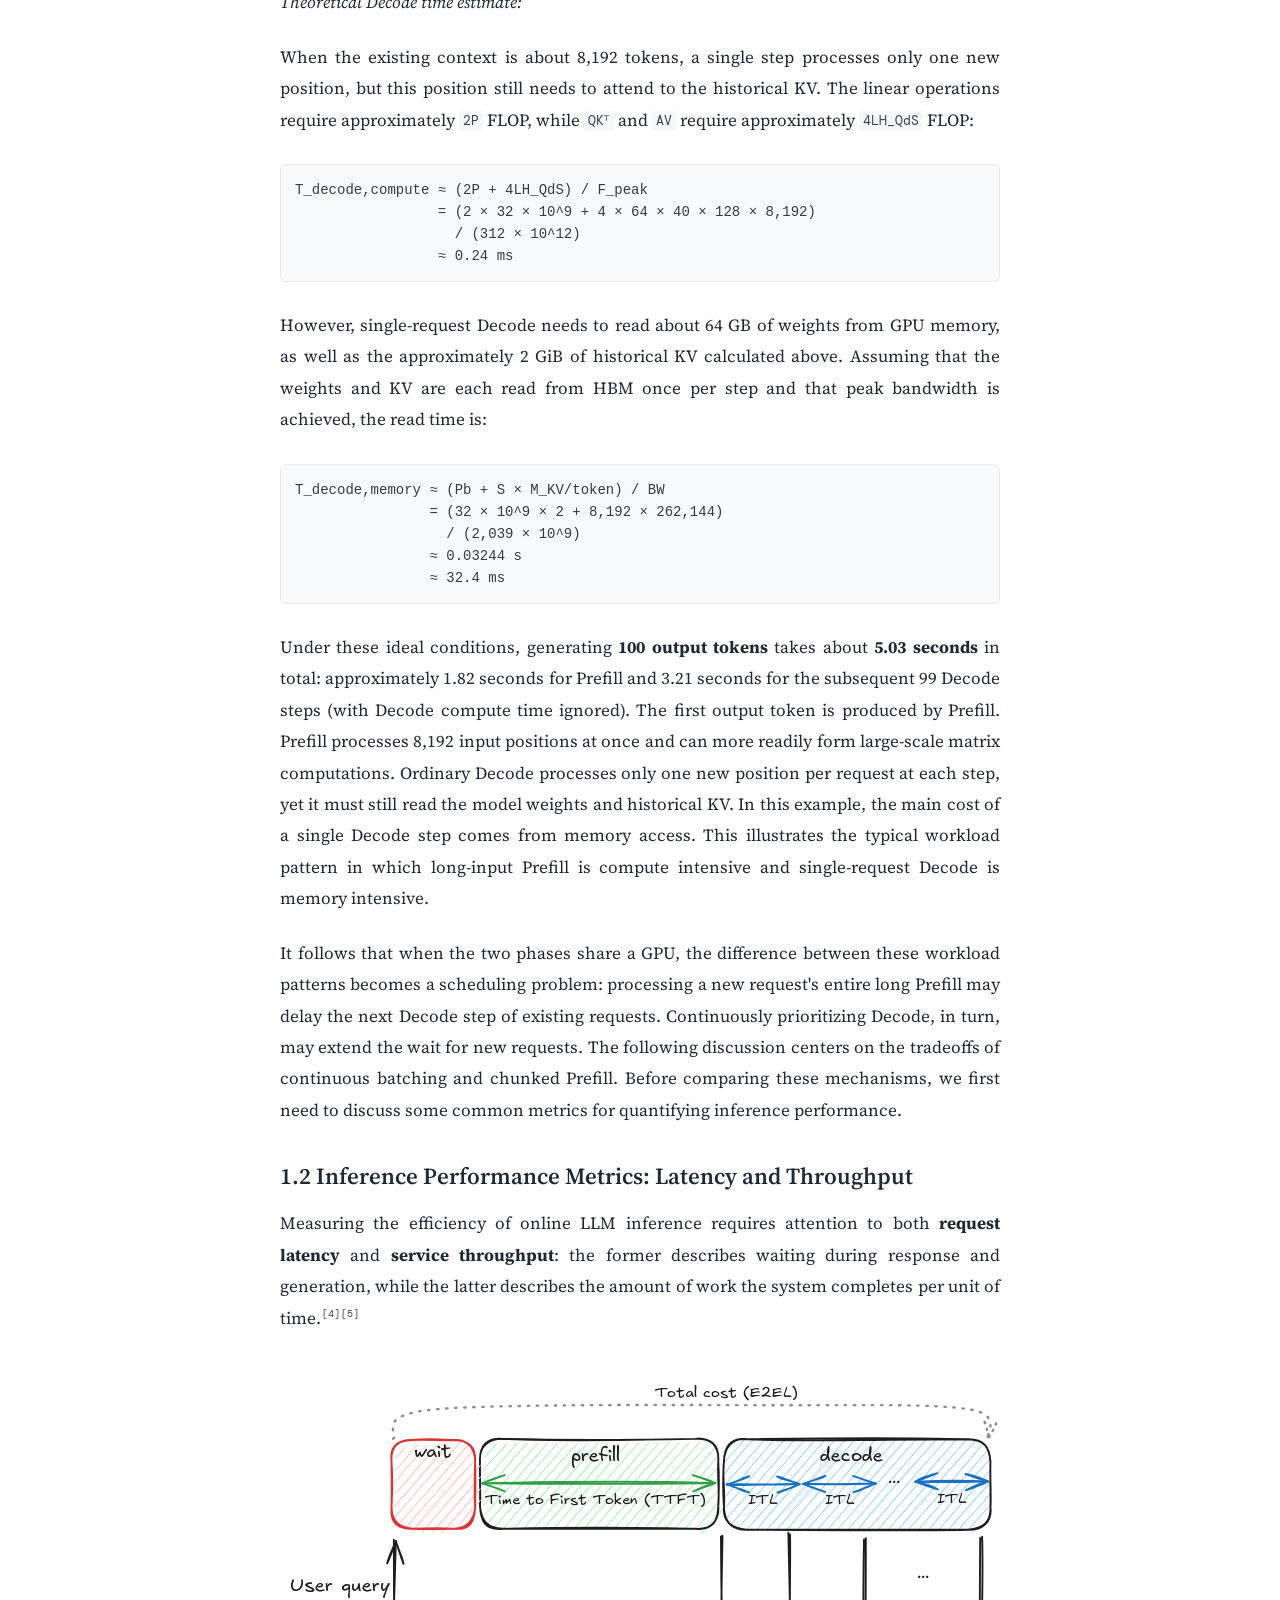
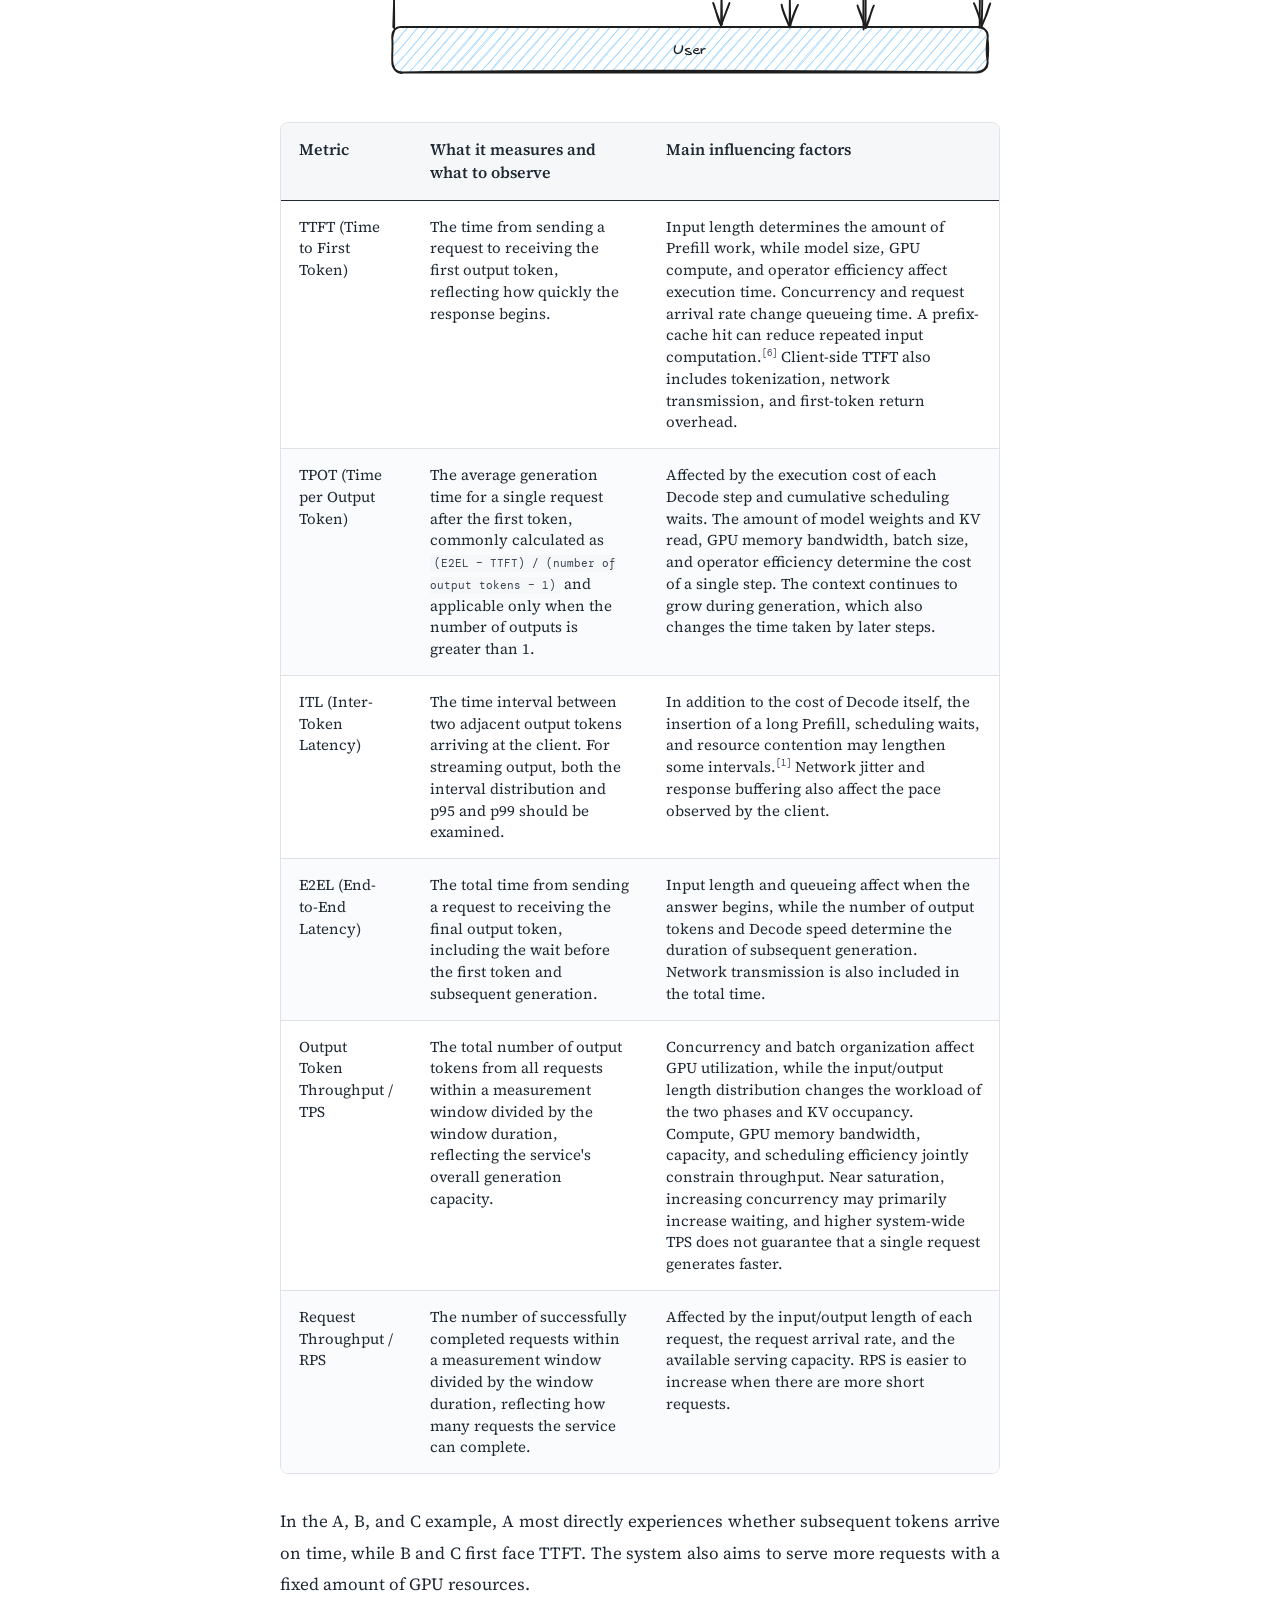
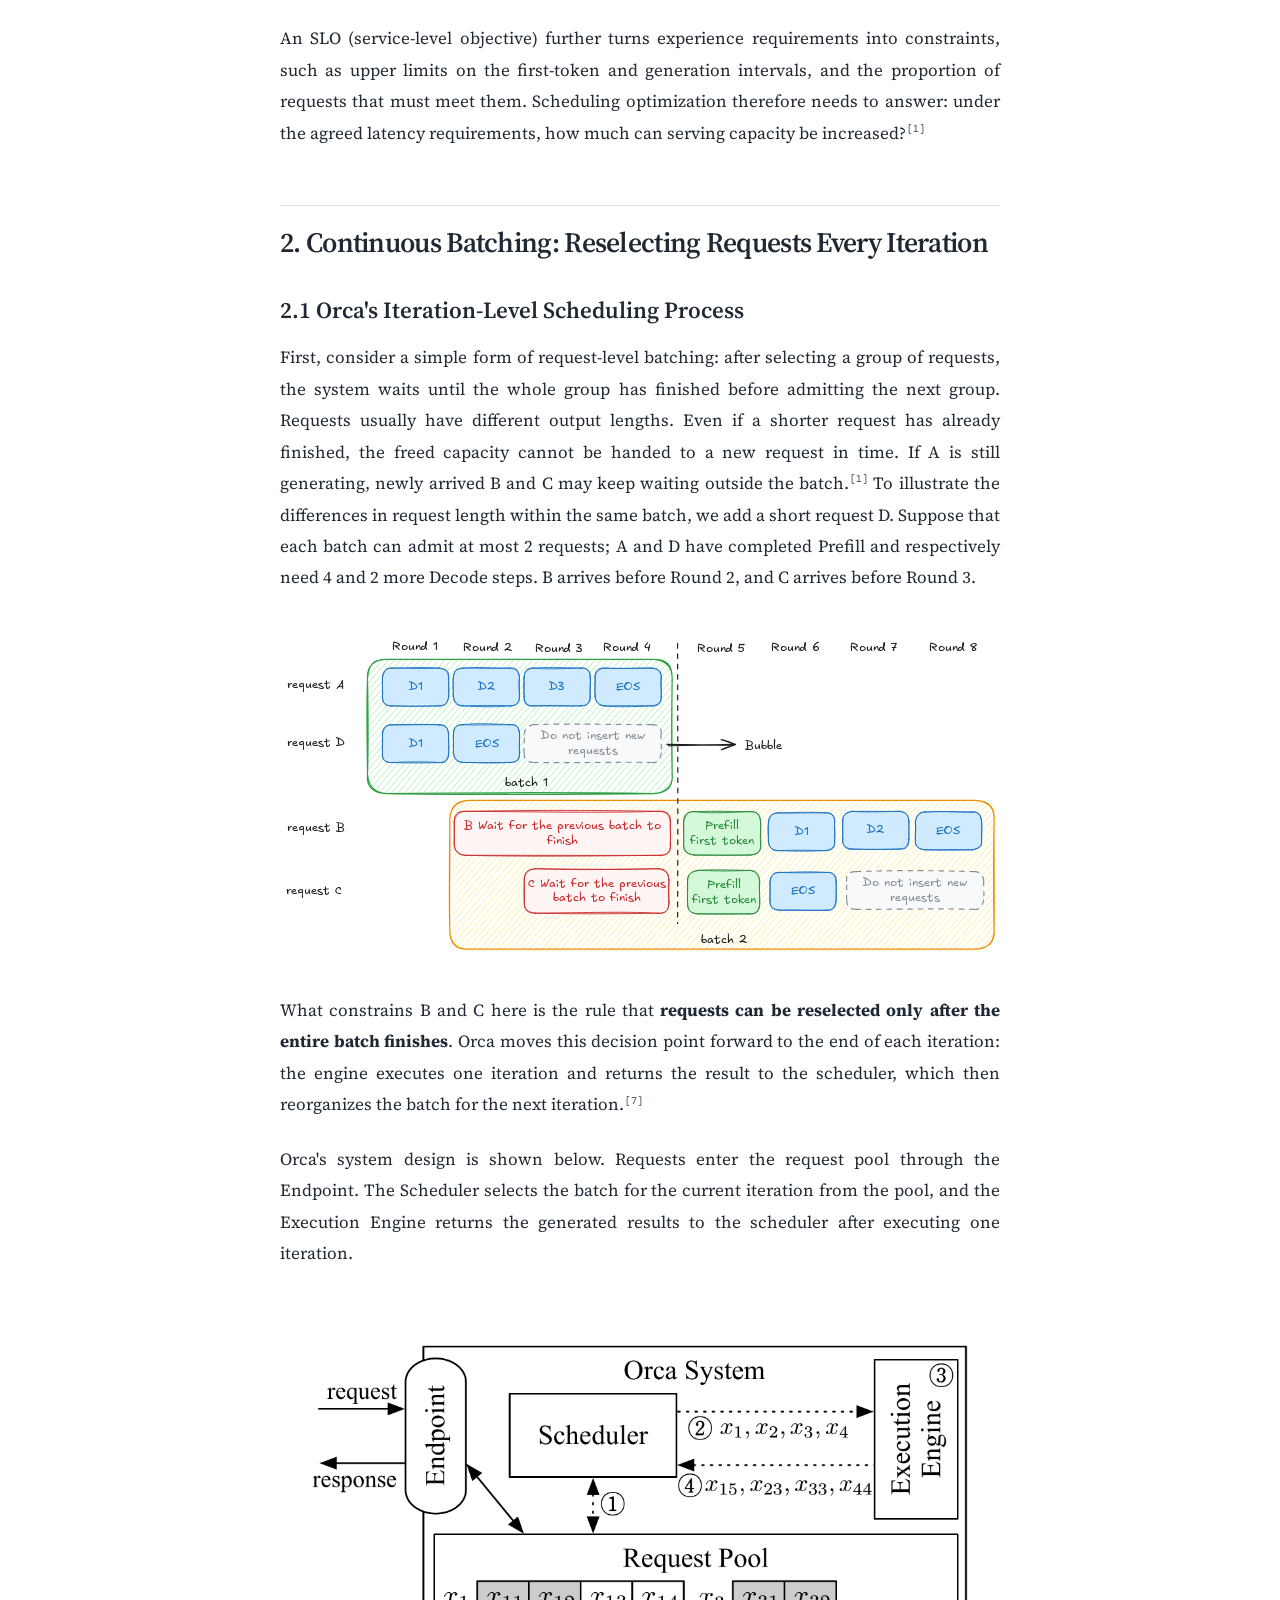
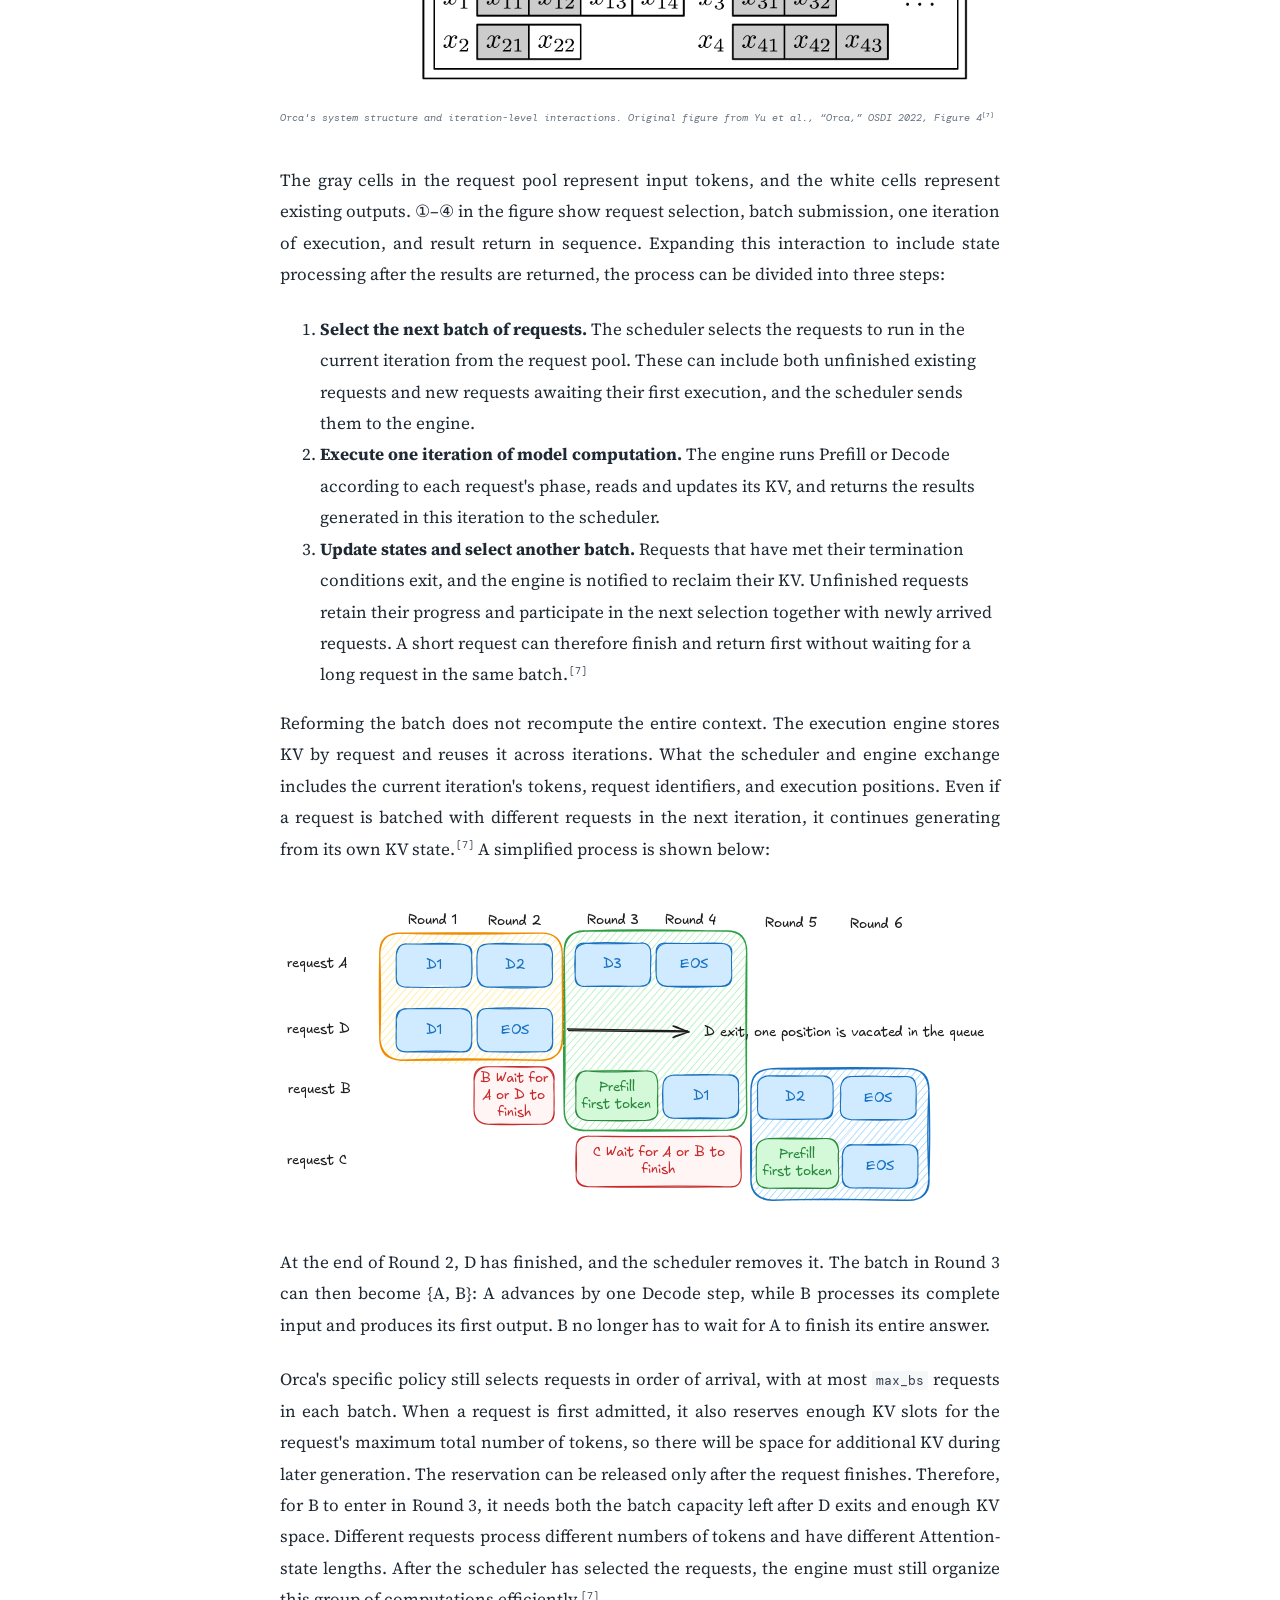
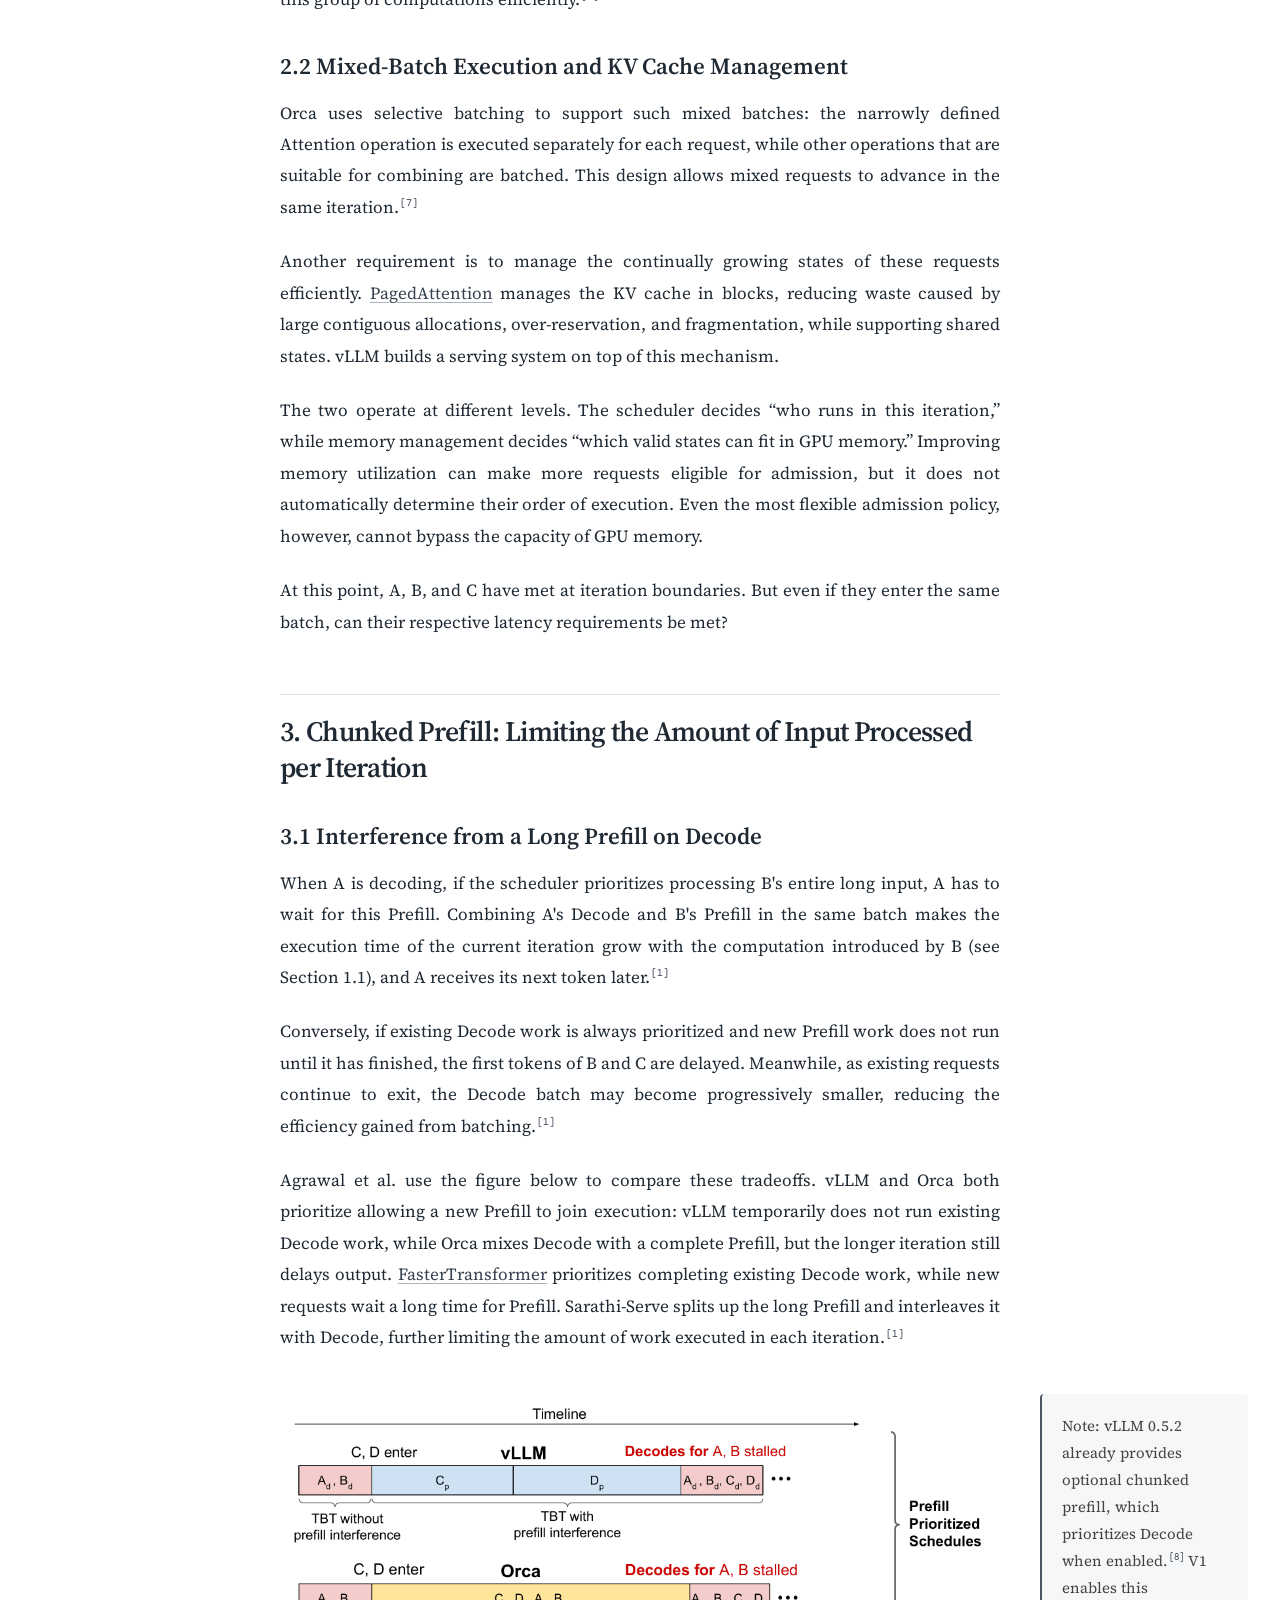
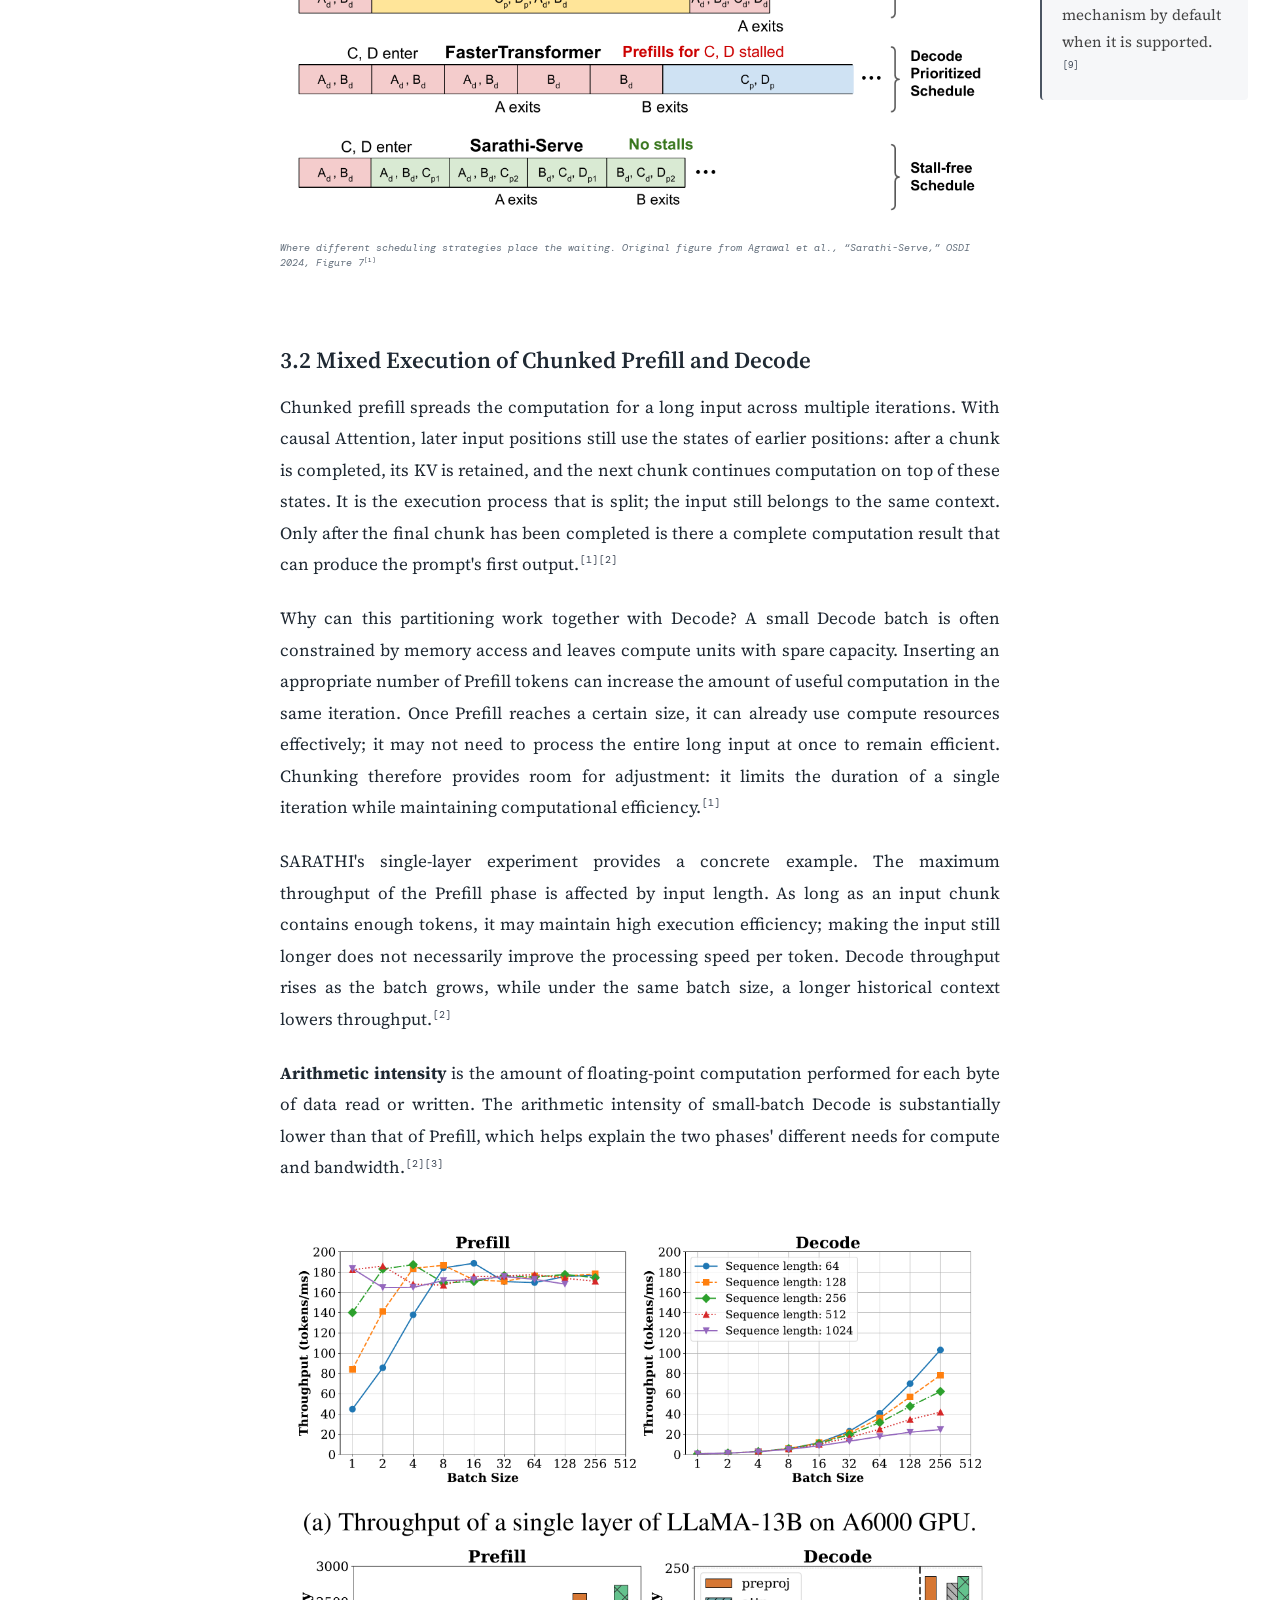
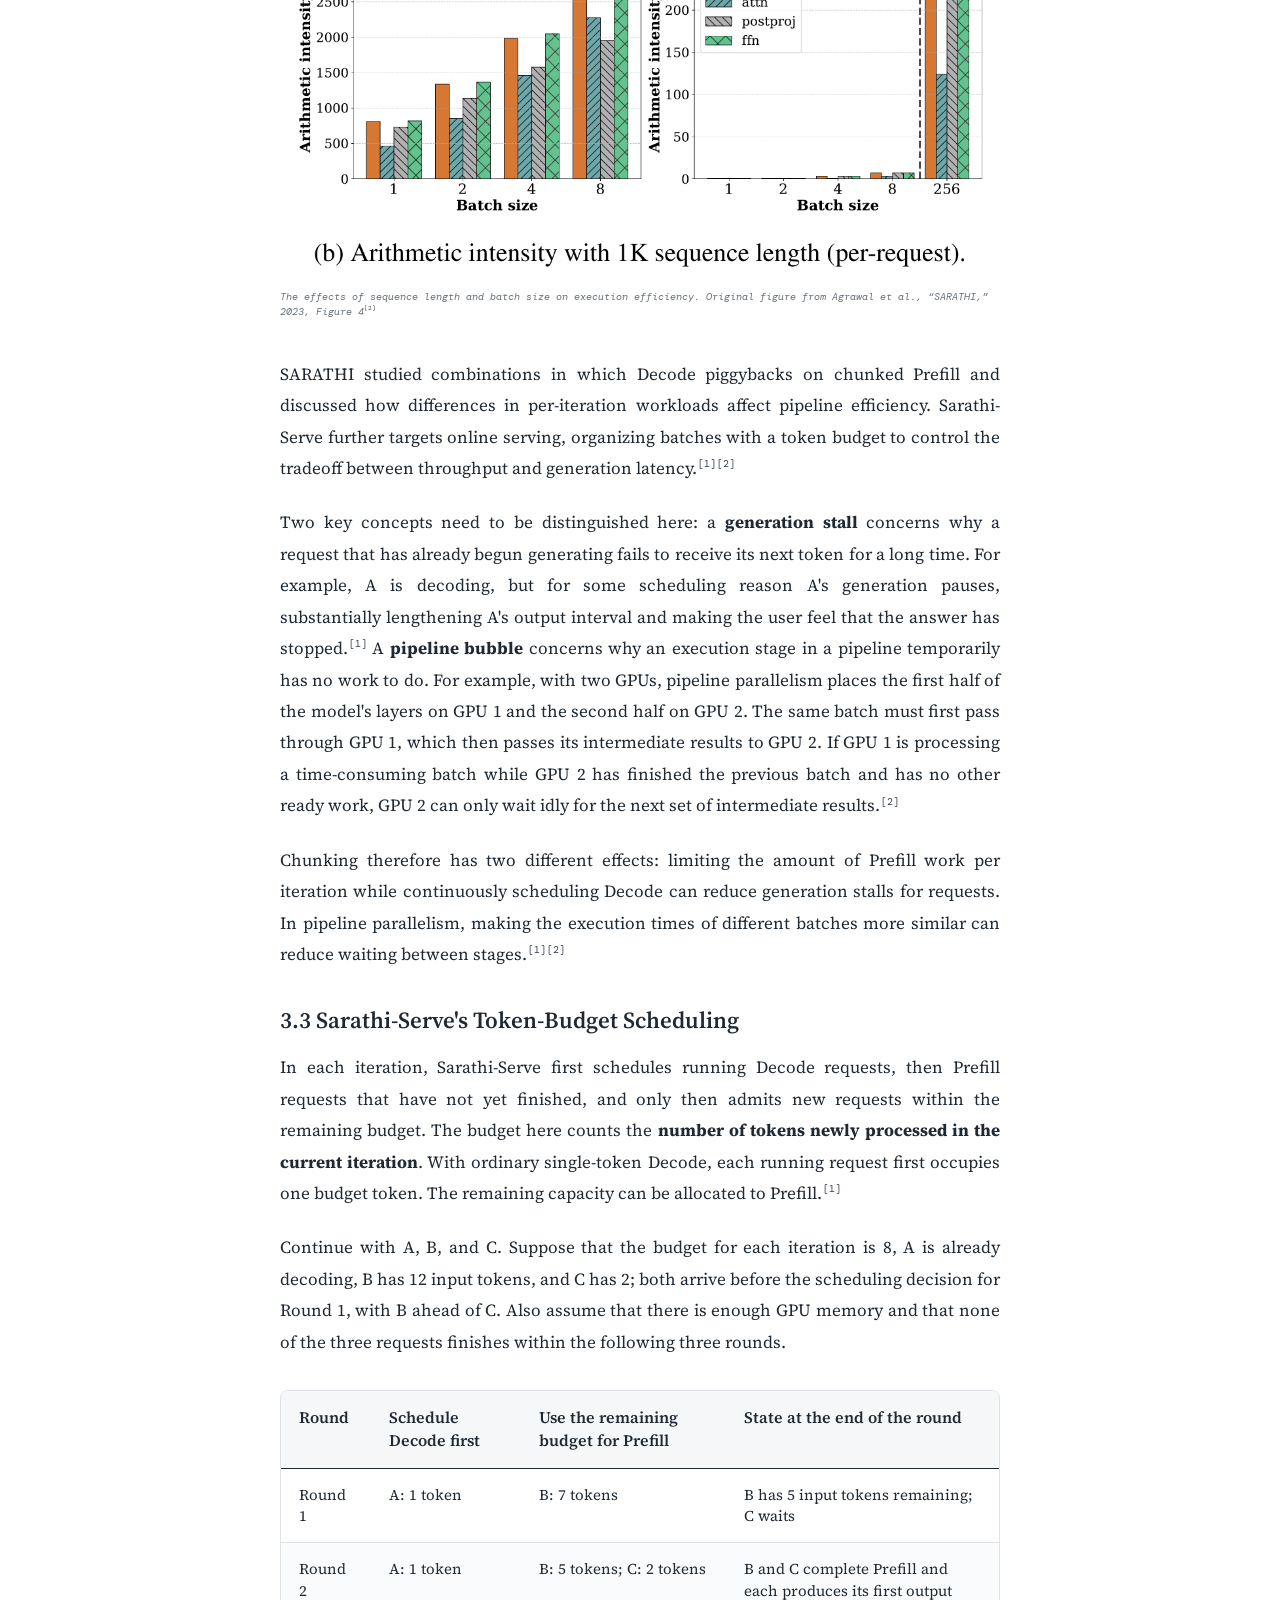
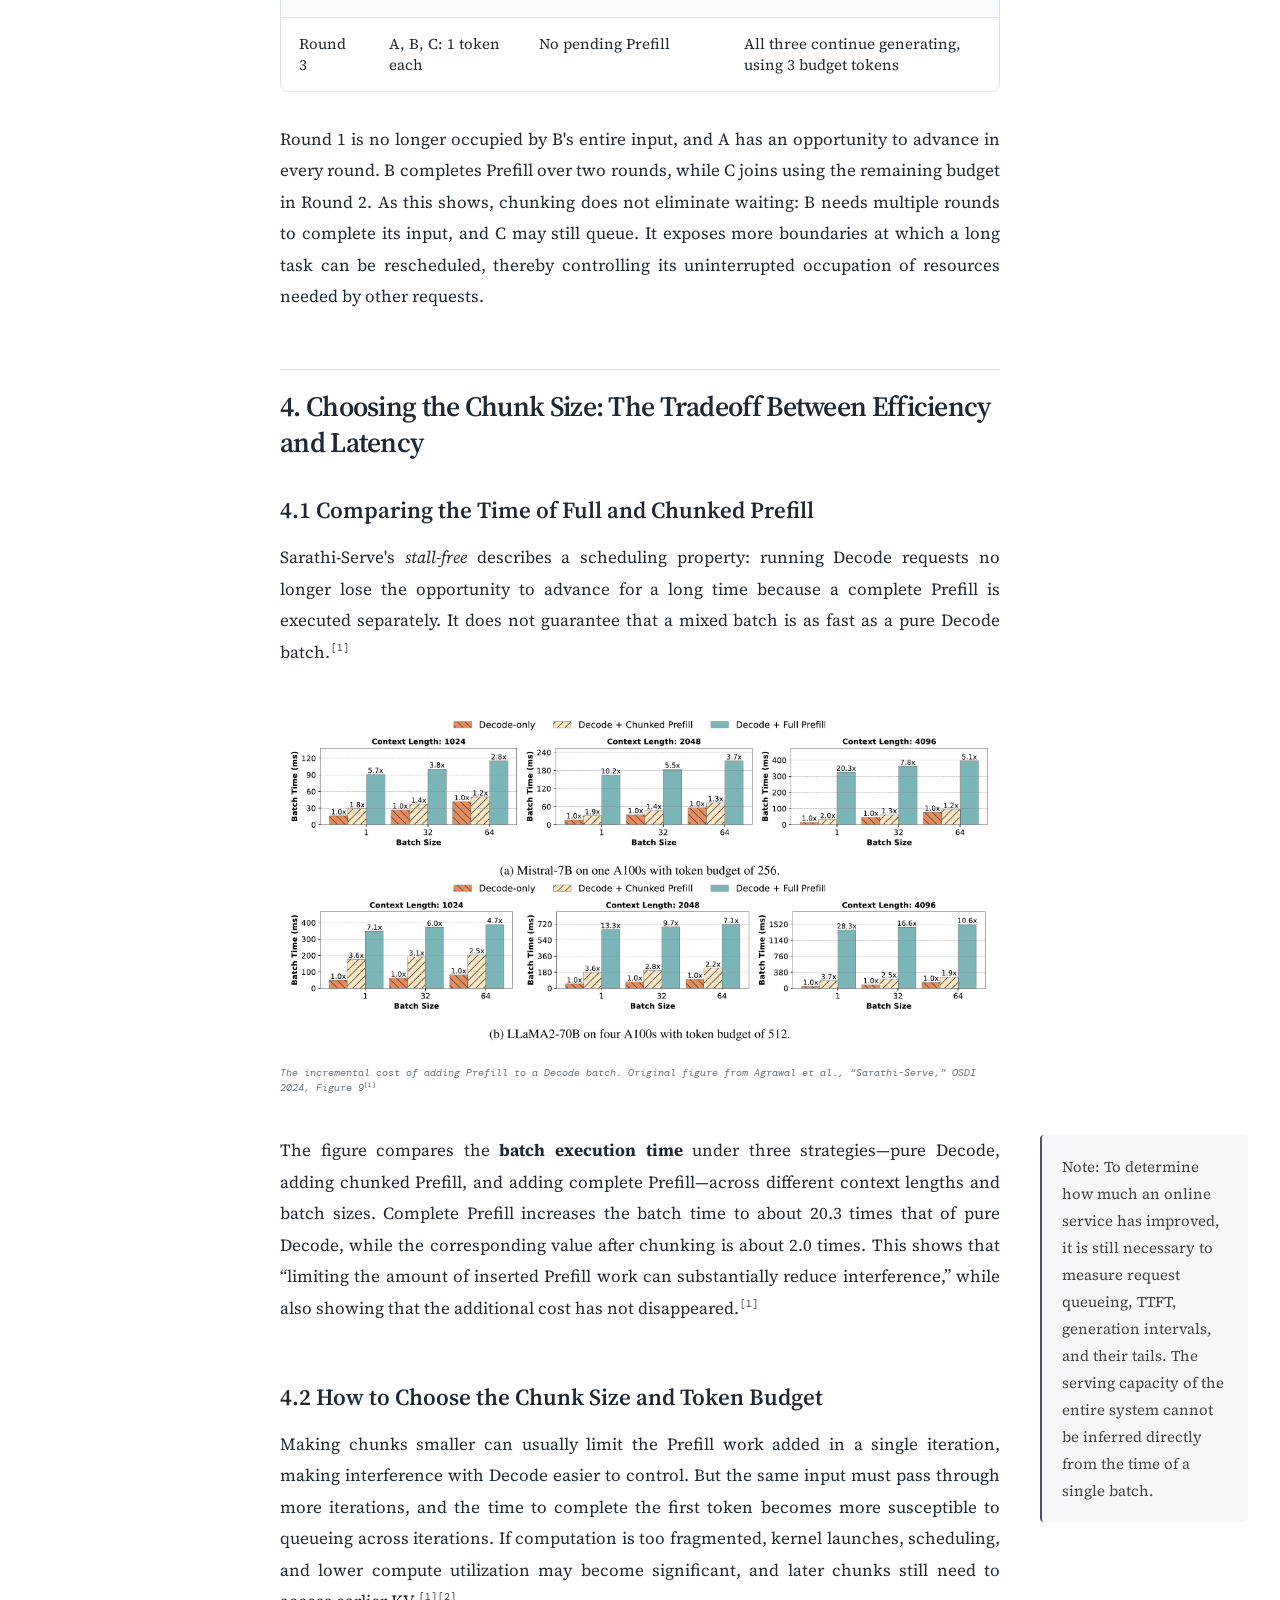
<file: articles/llm-inference-scheduling-en.html>
<!doctype html>
<html lang="en">
  <head>
    <meta charset="utf-8" />
    <meta name="viewport" content="width=device-width, initial-scale=1" />
    <meta name="description" content="Starting with Prefill and Decode costs, explore how continuous batching, KV cache management, and chunked Prefill shape throughput, time to first token, and generation latency." />
    <meta property="article:published_time" content="2025-08-18" />
    <meta property="article:modified_time" content="2026-08-26" />
    <meta name="theme-color" content="#ffffff" />
    <title>LLM Inference Scheduling: How to Balance Throughput and Response Latency — Jefferson Zhou</title>
    <link rel="alternate" hreflang="zh-CN" href="llm-inference-scheduling.html" />
    <link rel="preconnect" href="https://fonts.googleapis.com" />
    <link rel="preconnect" href="https://fonts.gstatic.com" crossorigin />
    <link href="https://fonts.googleapis.com/css2?family=DM+Mono:wght@400;500&amp;family=Source+Serif+4:opsz,wght@8..60,400;8..60,600&amp;display=swap" rel="stylesheet" />
    <link rel="preload" as="image" href="../assets/covers/abstract-blue-ribbons.webp" fetchpriority="high" />
    <link rel="stylesheet" href="../styles.css?v=20260929-2" />
    <script src="../main.js?v=20260929-2" defer></script>
  </head>
  <body data-page="article" data-article-language="en" data-language-url-zh="llm-inference-scheduling.html">
    <div id="reading-progress" aria-hidden="true"></div>
    <a class="skip-link" href="#article-content" data-en="Skip to article" data-zh="跳到正文">Skip to article</a>

    <header class="site-header">
      <div class="shell header-inner">
        <a class="wordmark" href="../index.html" aria-label="Jefferson Zhou, home">
          <span class="wordmark-mark" aria-hidden="true">JZ</span>
          <span>Jefferson Zhou</span>
        </a>
        <button class="menu-toggle" type="button" aria-expanded="false" aria-controls="site-nav" data-en="Menu" data-zh="菜单">Menu</button>
        <nav id="site-nav" class="site-nav" aria-label="Primary navigation">
          <a href="../index.html" data-en="Home" data-zh="首页">Home</a>
          <a href="../about.html" data-en="About" data-zh="关于">About</a>
        </nav>
        <div class="header-actions">
          <button class="language-toggle" type="button" aria-label="切换为中文">中文</button>
          <a class="header-github" href="https://github.com/Jefferson-Zhou" target="_blank" rel="noopener noreferrer" aria-label="Jefferson Zhou on GitHub" title="GitHub"><svg viewBox="0 0 24 24" fill="currentColor" aria-hidden="true" focusable="false"><path d="M12 .297C5.37.297 0 5.67 0 12.297c0 5.303 3.438 9.8 8.205 11.385.6.113.82-.258.82-.577 0-.285-.01-1.04-.015-2.04-3.338.724-4.043-1.61-4.043-1.61-.546-1.387-1.333-1.756-1.333-1.756-1.087-.744.084-.729.084-.729 1.205.084 1.838 1.236 1.838 1.236 1.07 1.835 2.809 1.305 3.495.998.108-.776.418-1.305.762-1.605-2.665-.304-5.467-1.334-5.467-5.93 0-1.31.469-2.381 1.236-3.221-.124-.303-.536-1.524.117-3.176 0 0 1.008-.322 3.301 1.23a11.52 11.52 0 0 1 3.003-.404c1.02.005 2.047.138 3.006.404 2.291-1.552 3.297-1.23 3.297-1.23.655 1.652.243 2.873.12 3.176.77.84 1.235 1.911 1.235 3.221 0 4.609-2.807 5.624-5.479 5.921.43.372.823 1.102.823 2.222 0 1.606-.015 2.898-.015 3.293 0 .322.216.694.825.576C20.565 22.092 24 17.592 24 12.297 24 5.67 18.627.297 12 .297Z" /></svg></a>
        </div>
      </div>
    </header>

    <main>
      <article class="article-page" lang="en">
        <header class="article-header shell">
          <div class="article-header-copy">
            <nav class="article-breadcrumb" aria-label="Breadcrumb">
              <a href="../index.html" data-en="Writing" data-zh="写作">Writing</a>
              <span aria-hidden="true">/</span>
              <span>LLM inference systems</span>
            </nav>

            <p class="eyebrow">Research notes · LLM inference systems</p>
            <h1>LLM Inference Scheduling: How to Balance Throughput and Response Latency</h1>
            <p class="article-subtitle">Starting with Prefill and Decode costs, explore how continuous batching, KV cache management, and chunked Prefill shape throughput, time to first token, and generation latency.</p>
            <p class="article-meta">
              <time datetime="2025-08-18">Published August 18, 2025</time>
              <time datetime="2026-08-26">Updated August 26, 2026</time>
            </p>
          </div>
          <figure class="article-header-cover">
            <img src="../assets/covers/abstract-blue-ribbons.webp" width="1400" height="933" alt="" fetchpriority="high" />
            <figcaption><a href="https://unsplash.com/photos/fZTKBU8OqXk" target="_blank" rel="noopener noreferrer">Pawel Czerwinski / Unsplash</a></figcaption>
          </figure>
        </header>

        <div id="article-content" class="article-content">
          <p><em>Scheduling and resource management in LLM inference systems. Drawing on Orca, PagedAttention, SARATHI, and Sarathi-Serve, this article discusses the trade-off between batching and latency in online serving for autoregressive models.</em></p>
          <p>Building an online LLM inference service requires balancing two things at the same time: processing new request inputs and continuously generating outputs for existing requests. The former should get enough compute resources as quickly as possible, while the latter needs frequent, steady opportunities to run. When the two types of work share a GPU, prioritizing the long input of a new request may make existing requests wait longer for their next token. Continuously prioritizing existing requests, in turn, extends the wait for new requests.<sup class="citation"><a id="cite-1" href="#ref-1" aria-label="Go to reference 1">[1]</a></sup></p>
          <p>This tension can be broken down into scheduling problems at two levels: <strong>when a request enters a batch, and how much work it is allowed to process in each iteration.</strong> To assess how these decisions affect the user experience, we first need to understand the respective costs of input processing and step-by-step generation, and distinguish the latency of waiting for the first token from that of waiting for subsequent tokens.</p>
          <p>The following sections first introduce the basic concepts and performance metrics of LLM inference, then discuss the scheduling mechanisms of continuous batching and chunked Prefill. Later, we use an example in which A is generating, and a long-input request B and a short request C arrive in succession, to show how different scheduling methods affect request waiting times.</p>
          <section aria-labelledby="section-1">
          <h2 id="section-1" data-outline>1. Inference Basics: The Costs and Performance Metrics of Two Phases</h2>
          <h3 id="section-1-1" data-outline>1.1 Prefill and Decode: Compute and Memory-Access Costs</h3>
          <p>For a typical autoregressive Transformer, <strong>Prefill</strong> processes the input positions in the prompt and builds the Key and Value states needed by Attention at each layer; it also usually produces the first output token after this forward pass. <strong>Decode</strong> then uses the token just generated and the saved KV states to continue predicting subsequent tokens. Because of the autoregressive nature of the model, generation within a single request has sequential dependencies, while the current steps of different requests can be executed together.<sup class="citation"><a id="cite-1-2" href="#ref-1" aria-label="Go to reference 1">[1]</a></sup></p>
          <p>The KV cache avoids recomputing the Key and Value states for the entire history every time a token is generated by saving states that have already been computed. Subsequent Attention operations must still read these states, however; as the context grows, the KV cache also occupies an increasing amount of GPU memory.<sup class="citation"><a id="cite-2" href="#ref-2" aria-label="Go to reference 2">[2]</a></sup></p>
          <p>Take the <a href="https://arxiv.org/abs/2305.13245">GQA</a>-based <a href="https://huggingface.co/Qwen/Qwen2.5-32B-Instruct/blob/main/config.json">Qwen2.5-32B-Instruct</a> as an example. It has 64 layers, 8 KV heads per layer, and a head dimension of 128 (a hidden dimension of 5120 / 40 query heads). Assuming that the KV cache is stored in BF16 or FP16, caching one token requires:</p>
          <pre><code class="language-text">M_KV/token = 2 (Key and Value) × L × H_KV × d × b
           = 2 × 64 × 8 × 128 × 2 = 262,144 bytes
           = 256 KiB
</code></pre>
          <p>Therefore, when a request caches <strong>8,192 tokens, its KV occupies about 2 GiB; when it caches 32,768 tokens, it occupies about 8 GiB</strong>. If 32 requests are served at the same time, each retaining 8,192 tokens and with no cache shared between requests, the KV data alone requires about 64 GiB. This calculation counts the input and generated tokens already written to the cache. As Decode progresses, the states continue to accumulate, and subsequent Attention operations need to read a longer history.</p>
          <p>Under the conditions above, consider an <a href="https://www.nvidia.com/en-us/data-center/a100/">NVIDIA A100 80GB SXM</a> and estimate the theoretical time required by the two phases from the hardware peaks. Let the batch size be 1. For ease of estimation, for a model on the 32B scale, approximate the number of parameters involved in linear computation as <code>P = 32 × 10^9</code>, and use the same approximation for the amount of weights read.</p>
          <p><em>Theoretical Prefill time estimate:</em></p>
          <p>For linear operations such as projection layers and the FFN, the amount of computation is approximately <code>2PS</code>. Dividing this computation by peak compute gives:<sup class="citation"><a id="cite-3" href="#ref-3" aria-label="Go to reference 3">[3]</a></sup></p>
          <pre><code class="language-text">T_prefill,linear ≈ 2PS / F_peak
                 = (2 × 32 × 10^9 × 8,192) / (312 × 10^12)
                 ≈ 1.68 s
</code></pre>
          <p>Causal Attention has <code>S(S+1)/2</code> valid position pairs. If the masked upper triangle is ideally skipped, the two matrix multiplications together require <code>2LH_QdS(S+1)</code> FLOP. Here, <strong>40 query heads</strong> should be used; 8 KV heads are used only when calculating KV storage.</p>
          <pre><code class="language-text">T_prefill,attention ≈ 2LH_QdS(S+1) / F_peak
                    = (2 × 64 × 40 × 128 × 8,192 × 8,193)
                      / (312 × 10^12)
                    ≈ 0.14 s

T_prefill,compute ≈ T_prefill,linear + T_prefill,attention
                  ≈ 1.68 + 0.14
                  ≈ 1.82 s
</code></pre>
          <p><em>Theoretical Decode time estimate:</em></p>
          <p>When the existing context is about 8,192 tokens, a single step processes only one new position, but this position still needs to attend to the historical KV. The linear operations require approximately <code>2P</code> FLOP, while <code>QKᵀ</code> and <code>AV</code> require approximately <code>4LH_QdS</code> FLOP:</p>
          <pre><code class="language-text">T_decode,compute ≈ (2P + 4LH_QdS) / F_peak
                 = (2 × 32 × 10^9 + 4 × 64 × 40 × 128 × 8,192)
                   / (312 × 10^12)
                 ≈ 0.24 ms
</code></pre>
          <p>However, single-request Decode needs to read about 64 GB of weights from GPU memory, as well as the approximately 2 GiB of historical KV calculated above. Assuming that the weights and KV are each read from HBM once per step and that peak bandwidth is achieved, the read time is:</p>
          <pre><code class="language-text">T_decode,memory ≈ (Pb + S × M_KV/token) / BW
                = (32 × 10^9 × 2 + 8,192 × 262,144)
                  / (2,039 × 10^9)
                ≈ 0.03244 s
                ≈ 32.4 ms
</code></pre>
          <p>Under these ideal conditions, generating <strong>100 output tokens</strong> takes about <strong>5.03 seconds</strong> in total: approximately 1.82 seconds for Prefill and 3.21 seconds for the subsequent 99 Decode steps (with Decode compute time ignored). The first output token is produced by Prefill. Prefill processes 8,192 input positions at once and can more readily form large-scale matrix computations. Ordinary Decode processes only one new position per request at each step, yet it must still read the model weights and historical KV. In this example, the main cost of a single Decode step comes from memory access. This illustrates the typical workload pattern in which long-input Prefill is compute intensive and single-request Decode is memory intensive.</p>
          <p>It follows that when the two phases share a GPU, the difference between these workload patterns becomes a scheduling problem: processing a new request&#39;s entire long Prefill may delay the next Decode step of existing requests. Continuously prioritizing Decode, in turn, may extend the wait for new requests. The following discussion centers on the tradeoffs of continuous batching and chunked Prefill. Before comparing these mechanisms, we first need to discuss some common metrics for quantifying inference performance.</p>
          <h3 id="section-1-2" data-outline>1.2 Inference Performance Metrics: Latency and Throughput</h3>
          <p>Measuring the efficiency of online LLM inference requires attention to both <strong>request latency</strong> and <strong>service throughput</strong>: the former describes waiting during response and generation, while the latter describes the amount of work the system completes per unit of time.<sup class="citation"><a id="cite-4" href="#ref-4" aria-label="Go to reference 4">[4]</a></sup><sup class="citation"><a id="cite-5" href="#ref-5" aria-label="Go to reference 5">[5]</a></sup></p>
          <figure class="article-figure">
          <img src="../assets/articles/llm-inference-scheduling/inference-metrics-excalidraw-20260926.svg" width="756" height="324" alt="An author-created LLM inference timeline showing request waiting, Prefill, Decode, and where the user receives outputs, with TTFT, ITL, and E2EL marked" loading="eager" decoding="async" />
          </figure>



          <div class="article-table-wrap"><table>
          <thead>
          <tr>
          <th>Metric</th>
          <th>What it measures and what to observe</th>
          <th>Main influencing factors</th>
          </tr>
          </thead>
          <tbody><tr>
          <td>TTFT (Time to First Token)</td>
          <td>The time from sending a request to receiving the first output token, reflecting how quickly the response begins.</td>
          <td>Input length determines the amount of Prefill work, while model size, GPU compute, and operator efficiency affect execution time. Concurrency and request arrival rate change queueing time. A prefix-cache hit can reduce repeated input computation.<sup class="citation"><a id="cite-6" href="#ref-6" aria-label="Go to reference 6">[6]</a></sup> Client-side TTFT also includes tokenization, network transmission, and first-token return overhead.</td>
          </tr>
          <tr>
          <td>TPOT (Time per Output Token)</td>
          <td>The average generation time for a single request after the first token, commonly calculated as <code>(E2EL − TTFT) / (number of output tokens − 1)</code> and applicable only when the number of outputs is greater than 1.</td>
          <td>Affected by the execution cost of each Decode step and cumulative scheduling waits. The amount of model weights and KV read, GPU memory bandwidth, batch size, and operator efficiency determine the cost of a single step. The context continues to grow during generation, which also changes the time taken by later steps.</td>
          </tr>
          <tr>
          <td>ITL (Inter-Token Latency)</td>
          <td>The time interval between two adjacent output tokens arriving at the client. For streaming output, both the interval distribution and p95 and p99 should be examined.</td>
          <td>In addition to the cost of Decode itself, the insertion of a long Prefill, scheduling waits, and resource contention may lengthen some intervals.<sup class="citation"><a id="cite-1-3" href="#ref-1" aria-label="Go to reference 1">[1]</a></sup> Network jitter and response buffering also affect the pace observed by the client.</td>
          </tr>
          <tr>
          <td>E2EL (End-to-End Latency)</td>
          <td>The total time from sending a request to receiving the final output token, including the wait before the first token and subsequent generation.</td>
          <td>Input length and queueing affect when the answer begins, while the number of output tokens and Decode speed determine the duration of subsequent generation. Network transmission is also included in the total time.</td>
          </tr>
          <tr>
          <td>Output Token Throughput / TPS</td>
          <td>The total number of output tokens from all requests within a measurement window divided by the window duration, reflecting the service&#39;s overall generation capacity.</td>
          <td>Concurrency and batch organization affect GPU utilization, while the input/output length distribution changes the workload of the two phases and KV occupancy. Compute, GPU memory bandwidth, capacity, and scheduling efficiency jointly constrain throughput. Near saturation, increasing concurrency may primarily increase waiting, and higher system-wide TPS does not guarantee that a single request generates faster.</td>
          </tr>
          <tr>
          <td>Request Throughput / RPS</td>
          <td>The number of successfully completed requests within a measurement window divided by the window duration, reflecting how many requests the service can complete.</td>
          <td>Affected by the input/output length of each request, the request arrival rate, and the available serving capacity. RPS is easier to increase when there are more short requests.</td>
          </tr>
          </tbody></table>
          </div>
          <p>In the A, B, and C example, A most directly experiences whether subsequent tokens arrive on time, while B and C first face TTFT. The system also aims to serve more requests with a fixed amount of GPU resources.</p>
          <p>An SLO (service-level objective) further turns experience requirements into constraints, such as upper limits on the first-token and generation intervals, and the proportion of requests that must meet them. Scheduling optimization therefore needs to answer: under the agreed latency requirements, how much can serving capacity be increased?<sup class="citation"><a id="cite-1-4" href="#ref-1" aria-label="Go to reference 1">[1]</a></sup></p>
          </section>

          <section aria-labelledby="section-2">
          <h2 id="section-2" data-outline>2. Continuous Batching: Reselecting Requests Every Iteration</h2>
          <h3 id="section-2-1" data-outline>2.1 Orca&#39;s Iteration-Level Scheduling Process</h3>
          <p>First, consider a simple form of request-level batching: after selecting a group of requests, the system waits until the whole group has finished before admitting the next group. Requests usually have different output lengths. Even if a shorter request has already finished, the freed capacity cannot be handed to a new request in time. If A is still generating, newly arrived B and C may keep waiting outside the batch.<sup class="citation"><a id="cite-1-5" href="#ref-1" aria-label="Go to reference 1">[1]</a></sup> To illustrate the differences in request length within the same batch, we add a short request D. Suppose that each batch can admit at most 2 requests; A and D have completed Prefill and respectively need 4 and 2 more Decode steps. B arrives before Round 2, and C arrives before Round 3.</p>
          <figure class="article-figure">
          <img src="../assets/articles/llm-inference-scheduling/fixed-batch.svg" width="2438" height="1087" alt="A fixed batch runs A and D first and cannot insert a new request after D finishes early; B and C wait until A finishes before entering the next batch" loading="eager" decoding="async" />
          </figure>



          <p>What constrains B and C here is the rule that <strong>requests can be reselected only after the entire batch finishes</strong>. Orca moves this decision point forward to the end of each iteration: the engine executes one iteration and returns the result to the scheduler, which then reorganizes the batch for the next iteration.<sup class="citation"><a id="cite-7" href="#ref-7" aria-label="Go to reference 7">[7]</a></sup></p>
          <p>Orca&#39;s system design is shown below. Requests enter the request pool through the Endpoint. The Scheduler selects the batch for the current iteration from the pool, and the Execution Engine returns the generated results to the scheduler after executing one iteration.</p>
          <figure class="article-figure">
          <img src="../assets/articles/llm-inference-scheduling/orca-fig4.webp" width="2200" height="1184" alt="The relationship among the Endpoint, request pool, scheduler, and execution engine in Orca, along with request selection, batch submission, execution, and result return in each iteration" loading="eager" decoding="async" />
          <figcaption><em>Orca&#39;s system structure and iteration-level interactions. Original figure from Yu et al., “Orca,” OSDI 2022, Figure 4</em><sup class="citation"><a id="cite-7-2" href="#ref-7" aria-label="Go to reference 7">[7]</a></sup></figcaption>
          </figure>



          <p>The gray cells in the request pool represent input tokens, and the white cells represent existing outputs. ①–④ in the figure show request selection, batch submission, one iteration of execution, and result return in sequence. Expanding this interaction to include state processing after the results are returned, the process can be divided into three steps:</p>
          <ol>
          <li><strong>Select the next batch of requests.</strong> The scheduler selects the requests to run in the current iteration from the request pool. These can include both unfinished existing requests and new requests awaiting their first execution, and the scheduler sends them to the engine.</li>
          <li><strong>Execute one iteration of model computation.</strong> The engine runs Prefill or Decode according to each request&#39;s phase, reads and updates its KV, and returns the results generated in this iteration to the scheduler.</li>
          <li><strong>Update states and select another batch.</strong> Requests that have met their termination conditions exit, and the engine is notified to reclaim their KV. Unfinished requests retain their progress and participate in the next selection together with newly arrived requests. A short request can therefore finish and return first without waiting for a long request in the same batch.<sup class="citation"><a id="cite-7-3" href="#ref-7" aria-label="Go to reference 7">[7]</a></sup></li>
          </ol>
          <p>Reforming the batch does not recompute the entire context. The execution engine stores KV by request and reuses it across iterations. What the scheduler and engine exchange includes the current iteration&#39;s tokens, request identifiers, and execution positions. Even if a request is batched with different requests in the next iteration, it continues generating from its own KV state.<sup class="citation"><a id="cite-7-4" href="#ref-7" aria-label="Go to reference 7">[7]</a></sup> A simplified process is shown below:</p>
          <figure class="article-figure">
          <img src="../assets/articles/llm-inference-scheduling/orca_iteration.svg" width="2136" height="896" alt="Orca reselects the batch every iteration: D finishes in Round 2 and B joins in Round 3; A finishes in Round 4 and C joins in Round 5; one iteration can include Decode and a complete Prefill" loading="eager" decoding="async" />
          </figure>



          <p>At the end of Round 2, D has finished, and the scheduler removes it. The batch in Round 3 can then become {A, B}: A advances by one Decode step, while B processes its complete input and produces its first output. B no longer has to wait for A to finish its entire answer.</p>
          <p>Orca&#39;s specific policy still selects requests in order of arrival, with at most <code>max_bs</code> requests in each batch. When a request is first admitted, it also reserves enough KV slots for the request&#39;s maximum total number of tokens, so there will be space for additional KV during later generation. The reservation can be released only after the request finishes. Therefore, for B to enter in Round 3, it needs both the batch capacity left after D exits and enough KV space. Different requests process different numbers of tokens and have different Attention-state lengths. After the scheduler has selected the requests, the engine must still organize this group of computations efficiently.<sup class="citation"><a id="cite-7-5" href="#ref-7" aria-label="Go to reference 7">[7]</a></sup></p>
          <h3 id="section-2-2" data-outline>2.2 Mixed-Batch Execution and KV Cache Management</h3>
          <p>Orca uses selective batching to support such mixed batches: the narrowly defined Attention operation is executed separately for each request, while other operations that are suitable for combining are batched. This design allows mixed requests to advance in the same iteration.<sup class="citation"><a id="cite-7-6" href="#ref-7" aria-label="Go to reference 7">[7]</a></sup></p>
          <p>Another requirement is to manage the continually growing states of these requests efficiently. <a href="https://arxiv.org/abs/2309.06180">PagedAttention</a> manages the KV cache in blocks, reducing waste caused by large contiguous allocations, over-reservation, and fragmentation, while supporting shared states. vLLM builds a serving system on top of this mechanism.</p>
          <p>The two operate at different levels. The scheduler decides “who runs in this iteration,” while memory management decides “which valid states can fit in GPU memory.” Improving memory utilization can make more requests eligible for admission, but it does not automatically determine their order of execution. Even the most flexible admission policy, however, cannot bypass the capacity of GPU memory.</p>
          <p>At this point, A, B, and C have met at iteration boundaries. But even if they enter the same batch, can their respective latency requirements be met?</p>
          </section>

          <section aria-labelledby="section-3">
          <h2 id="section-3" data-outline>3. Chunked Prefill: Limiting the Amount of Input Processed per Iteration</h2>
          <h3 id="section-3-1" data-outline>3.1 Interference from a Long Prefill on Decode</h3>
          <p>When A is decoding, if the scheduler prioritizes processing B&#39;s entire long input, A has to wait for this Prefill. Combining A&#39;s Decode and B&#39;s Prefill in the same batch makes the execution time of the current iteration grow with the computation introduced by B (see Section 1.1), and A receives its next token later.<sup class="citation"><a id="cite-1-6" href="#ref-1" aria-label="Go to reference 1">[1]</a></sup></p>
          <p>Conversely, if existing Decode work is always prioritized and new Prefill work does not run until it has finished, the first tokens of B and C are delayed. Meanwhile, as existing requests continue to exit, the Decode batch may become progressively smaller, reducing the efficiency gained from batching.<sup class="citation"><a id="cite-1-7" href="#ref-1" aria-label="Go to reference 1">[1]</a></sup></p>
          <p>Agrawal et al. use the figure below to compare these tradeoffs. vLLM and Orca both prioritize allowing a new Prefill to join execution: vLLM temporarily does not run existing Decode work, while Orca mixes Decode with a complete Prefill, but the longer iteration still delays output. <a href="https://github.com/NVIDIA/FasterTransformer">FasterTransformer</a> prioritizes completing existing Decode work, while new requests wait a long time for Prefill. Sarathi-Serve splits up the long Prefill and interleaves it with Decode, further limiting the amount of work executed in each iteration.<sup class="citation"><a id="cite-1-8" href="#ref-1" aria-label="Go to reference 1">[1]</a></sup></p>
          <figure class="article-figure">
          <img src="../assets/articles/llm-inference-scheduling/sarathi-serve-fig7.webp" width="2200" height="1324" alt="Sarathi-Serve compares timelines for Prefill-priority, Decode-priority, and chunked mixed execution" loading="eager" decoding="async" />
          <figcaption><em>Where different scheduling strategies place the waiting. Original figure from Agrawal et al., “Sarathi-Serve,” OSDI 2024, Figure 7</em><sup class="citation"><a id="cite-1-9" href="#ref-1" aria-label="Go to reference 1">[1]</a></sup></figcaption>
          </figure>



          <aside class="article-note">
          <p>Note: vLLM 0.5.2 already provides optional chunked prefill, which prioritizes Decode when enabled.<sup class="citation"><a id="cite-8" href="#ref-8" aria-label="Go to reference 8">[8]</a></sup> V1 enables this mechanism by default when it is supported.<sup class="citation"><a id="cite-9" href="#ref-9" aria-label="Go to reference 9">[9]</a></sup></p>
          </aside>
          <h3 id="section-3-2" data-outline>3.2 Mixed Execution of Chunked Prefill and Decode</h3>
          <p>Chunked prefill spreads the computation for a long input across multiple iterations. With causal Attention, later input positions still use the states of earlier positions: after a chunk is completed, its KV is retained, and the next chunk continues computation on top of these states. It is the execution process that is split; the input still belongs to the same context. Only after the final chunk has been completed is there a complete computation result that can produce the prompt&#39;s first output.<sup class="citation"><a id="cite-1-10" href="#ref-1" aria-label="Go to reference 1">[1]</a></sup><sup class="citation"><a id="cite-2-2" href="#ref-2" aria-label="Go to reference 2">[2]</a></sup></p>
          <p>Why can this partitioning work together with Decode? A small Decode batch is often constrained by memory access and leaves compute units with spare capacity. Inserting an appropriate number of Prefill tokens can increase the amount of useful computation in the same iteration. Once Prefill reaches a certain size, it can already use compute resources effectively; it may not need to process the entire long input at once to remain efficient. Chunking therefore provides room for adjustment: it limits the duration of a single iteration while maintaining computational efficiency.<sup class="citation"><a id="cite-1-11" href="#ref-1" aria-label="Go to reference 1">[1]</a></sup></p>
          <p>SARATHI&#39;s single-layer experiment provides a concrete example. The maximum throughput of the Prefill phase is affected by input length. As long as an input chunk contains enough tokens, it may maintain high execution efficiency; making the input still longer does not necessarily improve the processing speed per token. Decode throughput rises as the batch grows, while under the same batch size, a longer historical context lowers throughput.<sup class="citation"><a id="cite-2-3" href="#ref-2" aria-label="Go to reference 2">[2]</a></sup></p>
          <p><strong>Arithmetic intensity</strong> is the amount of floating-point computation performed for each byte of data read or written. The arithmetic intensity of small-batch Decode is substantially lower than that of Prefill, which helps explain the two phases&#39; different needs for compute and bandwidth.<sup class="citation"><a id="cite-2-4" href="#ref-2" aria-label="Go to reference 2">[2]</a></sup><sup class="citation"><a id="cite-3-2" href="#ref-3" aria-label="Go to reference 3">[3]</a></sup></p>
          <figure class="article-figure">
          <img src="../assets/articles/llm-inference-scheduling/sarathi-2023-fig4.webp" width="2200" height="1992" alt="SARATHI shows how sequence length and batch size affect Prefill and Decode throughput and arithmetic intensity" loading="eager" decoding="async" />
          <figcaption><em>The effects of sequence length and batch size on execution efficiency. Original figure from Agrawal et al., “SARATHI,” 2023, Figure 4</em><sup class="citation"><a id="cite-2-5" href="#ref-2" aria-label="Go to reference 2">[2]</a></sup></figcaption>
          </figure>



          <p>SARATHI studied combinations in which Decode piggybacks on chunked Prefill and discussed how differences in per-iteration workloads affect pipeline efficiency. Sarathi-Serve further targets online serving, organizing batches with a token budget to control the tradeoff between throughput and generation latency.<sup class="citation"><a id="cite-1-12" href="#ref-1" aria-label="Go to reference 1">[1]</a></sup><sup class="citation"><a id="cite-2-6" href="#ref-2" aria-label="Go to reference 2">[2]</a></sup></p>
          <p>Two key concepts need to be distinguished here: a <strong>generation stall</strong> concerns why a request that has already begun generating fails to receive its next token for a long time. For example, A is decoding, but for some scheduling reason A&#39;s generation pauses, substantially lengthening A&#39;s output interval and making the user feel that the answer has stopped.<sup class="citation"><a id="cite-1-13" href="#ref-1" aria-label="Go to reference 1">[1]</a></sup> A <strong>pipeline bubble</strong> concerns why an execution stage in a pipeline temporarily has no work to do. For example, with two GPUs, pipeline parallelism places the first half of the model&#39;s layers on GPU 1 and the second half on GPU 2. The same batch must first pass through GPU 1, which then passes its intermediate results to GPU 2. If GPU 1 is processing a time-consuming batch while GPU 2 has finished the previous batch and has no other ready work, GPU 2 can only wait idly for the next set of intermediate results.<sup class="citation"><a id="cite-2-7" href="#ref-2" aria-label="Go to reference 2">[2]</a></sup></p>
          <p>Chunking therefore has two different effects: limiting the amount of Prefill work per iteration while continuously scheduling Decode can reduce generation stalls for requests. In pipeline parallelism, making the execution times of different batches more similar can reduce waiting between stages.<sup class="citation"><a id="cite-1-14" href="#ref-1" aria-label="Go to reference 1">[1]</a></sup><sup class="citation"><a id="cite-2-8" href="#ref-2" aria-label="Go to reference 2">[2]</a></sup></p>
          <h3 id="section-3-3" data-outline>3.3 Sarathi-Serve&#39;s Token-Budget Scheduling</h3>
          <p>In each iteration, Sarathi-Serve first schedules running Decode requests, then Prefill requests that have not yet finished, and only then admits new requests within the remaining budget. The budget here counts the <strong>number of tokens newly processed in the current iteration</strong>. With ordinary single-token Decode, each running request first occupies one budget token. The remaining capacity can be allocated to Prefill.<sup class="citation"><a id="cite-1-15" href="#ref-1" aria-label="Go to reference 1">[1]</a></sup></p>
          <p>Continue with A, B, and C. Suppose that the budget for each iteration is 8, A is already decoding, B has 12 input tokens, and C has 2; both arrive before the scheduling decision for Round 1, with B ahead of C. Also assume that there is enough GPU memory and that none of the three requests finishes within the following three rounds.</p>
          <div class="article-table-wrap"><table>
          <thead>
          <tr>
          <th>Round</th>
          <th>Schedule Decode first</th>
          <th>Use the remaining budget for Prefill</th>
          <th>State at the end of the round</th>
          </tr>
          </thead>
          <tbody><tr>
          <td>Round 1</td>
          <td>A: 1 token</td>
          <td>B: 7 tokens</td>
          <td>B has 5 input tokens remaining; C waits</td>
          </tr>
          <tr>
          <td>Round 2</td>
          <td>A: 1 token</td>
          <td>B: 5 tokens; C: 2 tokens</td>
          <td>B and C complete Prefill and each produces its first output</td>
          </tr>
          <tr>
          <td>Round 3</td>
          <td>A, B, C: 1 token each</td>
          <td>No pending Prefill</td>
          <td>All three continue generating, using 3 budget tokens</td>
          </tr>
          </tbody></table>
          </div>
          <p>Round 1 is no longer occupied by B&#39;s entire input, and A has an opportunity to advance in every round. B completes Prefill over two rounds, while C joins using the remaining budget in Round 2. As this shows, chunking does not eliminate waiting: B needs multiple rounds to complete its input, and C may still queue. It exposes more boundaries at which a long task can be rescheduled, thereby controlling its uninterrupted occupation of resources needed by other requests.</p>
          </section>

          <section aria-labelledby="section-4">
          <h2 id="section-4" data-outline>4. Choosing the Chunk Size: The Tradeoff Between Efficiency and Latency</h2>
          <h3 id="section-4-1" data-outline>4.1 Comparing the Time of Full and Chunked Prefill</h3>
          <p>Sarathi-Serve&#39;s <em>stall-free</em> describes a scheduling property: running Decode requests no longer lose the opportunity to advance for a long time because a complete Prefill is executed separately. It does not guarantee that a mixed batch is as fast as a pure Decode batch.<sup class="citation"><a id="cite-1-16" href="#ref-1" aria-label="Go to reference 1">[1]</a></sup></p>
          <figure class="article-figure">
          <img src="../assets/articles/llm-inference-scheduling/sarathi-serve-fig9.webp" width="2200" height="1052" alt="Sarathi-Serve compares the batch times of pure Decode, Decode plus chunked Prefill, and Decode plus complete Prefill" loading="eager" decoding="async" />
          <figcaption><em>The incremental cost of adding Prefill to a Decode batch. Original figure from Agrawal et al., “Sarathi-Serve,” OSDI 2024, Figure 9</em><sup class="citation"><a id="cite-1-17" href="#ref-1" aria-label="Go to reference 1">[1]</a></sup></figcaption>
          </figure>



          <p>The figure compares the <strong>batch execution time</strong> under three strategies—pure Decode, adding chunked Prefill, and adding complete Prefill—across different context lengths and batch sizes. Complete Prefill increases the batch time to about 20.3 times that of pure Decode, while the corresponding value after chunking is about 2.0 times. This shows that “limiting the amount of inserted Prefill work can substantially reduce interference,” while also showing that the additional cost has not disappeared.<sup class="citation"><a id="cite-1-18" href="#ref-1" aria-label="Go to reference 1">[1]</a></sup></p>
          <aside class="article-note">
          <p>Note: To determine how much an online service has improved, it is still necessary to measure request queueing, TTFT, generation intervals, and their tails. The serving capacity of the entire system cannot be inferred directly from the time of a single batch.</p>
          </aside>
          <h3 id="section-4-2" data-outline>4.2 How to Choose the Chunk Size and Token Budget</h3>
          <p>Making chunks smaller can usually limit the Prefill work added in a single iteration, making interference with Decode easier to control. But the same input must pass through more iterations, and the time to complete the first token becomes more susceptible to queueing across iterations. If computation is too fragmented, kernel launches, scheduling, and lower compute utilization may become significant, and later chunks still need to access earlier KV.<sup class="citation"><a id="cite-1-19" href="#ref-1" aria-label="Go to reference 1">[1]</a></sup><sup class="citation"><a id="cite-2-9" href="#ref-2" aria-label="Go to reference 2">[2]</a></sup></p>
          <p>Increasing the chunk size may improve the rate and execution efficiency of Prefill, but it also makes mixed batches heavier, so requests in Decode are more likely to experience longer intervals. The appropriate budget depends on the objective currently under constraint: strict requirements on generation intervals limit how much work can be inserted into each iteration, while a tight first-token target requires reserving enough serving capacity for waiting Prefill requests.<sup class="citation"><a id="cite-1-20" href="#ref-1" aria-label="Go to reference 1">[1]</a></sup></p>
          <p>The budget should therefore be chosen by comparing TTFT and generation-interval distributions under a fixed model, hardware configuration, and request trace, while also observing throughput. Input and output lengths and arrival intensity should also be varied to examine performance under long inputs, bursty traffic, and sustained Decode occupancy. A configuration that is suitable under low load may not maintain the same latency near overload.<sup class="citation"><a id="cite-5-2" href="#ref-5" aria-label="Go to reference 5">[5]</a></sup></p>
          </section>

          <section aria-labelledby="section-5">
          <h2 id="section-5" data-outline>5. Summary of the Mechanisms: Request Scheduling, KV Management, and Chunked Execution</h2>
          <p>Taken together, continuous batching, block-based KV management, and chunked Prefill each change a different constraint.</p>
          <div class="article-table-wrap"><table>
          <thead>
          <tr>
          <th>Mechanism</th>
          <th>Additional control it provides</th>
          <th>Remaining limitations</th>
          </tr>
          </thead>
          <tbody><tr>
          <td>Iteration-level / continuous batching</td>
          <td>Admit and remove requests at iteration boundaries</td>
          <td>Long iterations still affect other requests in the batch</td>
          </tr>
          <tr>
          <td>Block-based KV management such as PagedAttention</td>
          <td>Use GPU memory capacity and organize shared states more efficiently</td>
          <td>States still have access costs, and scheduling order must still be decided separately</td>
          </tr>
          <tr>
          <td>Chunked Prefill and mixed batches</td>
          <td>Control the input work inserted in each iteration and allow Decode to keep advancing</td>
          <td>Tradeoffs remain among chunk size, first-token waiting, and computational efficiency</td>
          </tr>
          </tbody></table>
          </div>
          <p>This also answers the opening question about A, B, and C. First allowing B and C to join at iteration boundaries, and then setting the amount of Prefill work they may perform in each iteration, addresses both “whether they have an opportunity to run” and “how long one execution affects others.” Capacity management determines whether this arrangement can fit in GPU memory.</p>
          <p>These mechanisms still place the two phases on the same set of execution resources. Even when per-iteration scheduling is sufficiently fine-grained, Prefill and Decode must still share hardware and parallelism configurations. When coupling in these configurations becomes the main constraint, the next step is to deploy the two phases independently. The question then expands from “who runs in this iteration” to “where a request is sent, how many resources are allocated to each side, and how intermediate states are handed off.”<sup class="citation"><a id="cite-10" href="#ref-10" aria-label="Go to reference 10">[10]</a></sup></p>
          <p>Recommended related reading: <a href="prefill-decode-disaggregation-en.html">Part 2 — Prefill–Decode Disaggregation</a>.</p>
          </section>
          <section class="article-references" aria-labelledby="references">
          <h2 id="references" data-outline>References</h2>
          <ol>
          <li id="ref-1">Amey Agrawal et al. <a href="https://www.usenix.org/conference/osdi24/presentation/agrawal">Taming Throughput-Latency Tradeoff in LLM Inference with Sarathi-Serve</a>. OSDI 2024, pp. <a class="reference-back" href="#cite-1" aria-label="Back to citation 1">↩</a></li>
          <li id="ref-2">Amey Agrawal et al. <a href="https://arxiv.org/abs/2308.16369v1">SARATHI: Efficient LLM Inference by Piggybacking Decodes with Chunked Prefills</a>. arXiv:2308.16369v1, 2023. <a class="reference-back" href="#cite-2" aria-label="Back to citation 2">↩</a></li>
          <li id="ref-3">NVIDIA. <a href="https://docs.nvidia.com/deeplearning/performance/dl-performance-gpu-background/index.html">GPU Performance Background User&#39;s Guide</a>. <a class="reference-back" href="#cite-3" aria-label="Back to citation 3">↩</a></li>
          <li id="ref-4">NVIDIA. <a href="https://docs.nvidia.com/nim/benchmarking/llm/1.0.0/metrics.html">NIM LLMs Benchmarking: Metrics</a>. <a class="reference-back" href="#cite-4" aria-label="Back to citation 4">↩</a></li>
          <li id="ref-5">Vinh Nguyen et al. <a href="https://developer.nvidia.com/blog/llm-benchmarking-fundamental-concepts/">LLM Inference Benchmarking: Fundamental Concepts</a>. NVIDIA Technical Blog, 2025-04-02. <a class="reference-back" href="#cite-5" aria-label="Back to citation 5">↩</a></li>
          <li id="ref-6">vLLM contributors. <a href="https://docs.vllm.ai/en/stable/features/automatic_prefix_caching/">Automatic Prefix Caching</a>. stable documentation. <a class="reference-back" href="#cite-6" aria-label="Back to citation 6">↩</a></li>
          <li id="ref-7">Gyeong-In Yu et al. <a href="https://www.usenix.org/conference/osdi22/presentation/yu">Orca: A Distributed Serving System for Transformer-Based Generative Models</a>. OSDI 2022, pp. 521–538. <a class="reference-back" href="#cite-7" aria-label="Back to citation 7">↩</a></li>
          <li id="ref-8">vLLM contributors. <a href="https://docs.vllm.ai/en/v0.5.2/models/performance.html#chunked-prefill">Performance and Tuning: Chunked Prefill</a>. v0.5.2 documentation. <a class="reference-back" href="#cite-8" aria-label="Back to citation 8">↩</a></li>
          <li id="ref-9">vLLM contributors. <a href="https://docs.vllm.ai/en/stable/configuration/optimization/#chunked-prefill">Optimization and Tuning: Chunked Prefill</a>. V1 / stable documentation. <a class="reference-back" href="#cite-9" aria-label="Back to citation 9">↩</a></li>
          <li id="ref-10">Yinmin Zhong et al. <a href="https://www.usenix.org/conference/osdi24/presentation/zhong-yinmin">DistServe: Disaggregating Prefill and Decoding for Goodput-optimized Large Language Model Serving</a>. OSDI 2024, pp. <a class="reference-back" href="#cite-10" aria-label="Back to citation 10">↩</a></li>
          </ol>
          </section>


          <footer class="article-end">
            <a href="../index.html" data-en="← Back to all writing" data-zh="← 返回全部文章">← Back to all writing</a>
          </footer>
        </div>
      </article>

      <nav class="article-pagination shell" aria-label="Adjacent articles">
        <span><small data-en="Previous" data-zh="上一篇">Previous</small><strong data-en="This is the first article" data-zh="这是第一篇文章">This is the first article</strong></span>
        <a href="prefill-decode-disaggregation-en.html"><small data-en="Next" data-zh="下一篇">Next</small><strong>Prefill–Decode Disaggregation →</strong></a>
      </nav>
    </main>

    <div class="outline-control">
      <button id="outline-toggle" class="outline-toggle" type="button" aria-expanded="false" aria-controls="outline-panel">
        <span data-en="Outline" data-zh="大纲">Outline</span>
        <span class="outline-position"><span id="outline-current">1</span>/<span id="outline-total">0</span></span>
      </button>
      <nav id="outline-panel" class="outline-panel" aria-label="Article outline" hidden>
        <div class="outline-panel-header">
          <div><span data-en="On this page" data-zh="本页大纲">On this page</span><small data-en="Jump to a section" data-zh="快速跳转章节">Jump to a section</small></div>
          <button id="outline-close" type="button" aria-label="Close outline">×</button>
        </div>
        <ol id="outline-list"></ol>
      </nav>
    </div>

    <footer class="article-site-footer">
      <div class="shell"><span>© <span id="year"></span> Jefferson Zhou</span><a href="../about.html" data-en="About the author →" data-zh="关于作者 →">About the author →</a></div>
    </footer>
  </body>
</html>
</file>
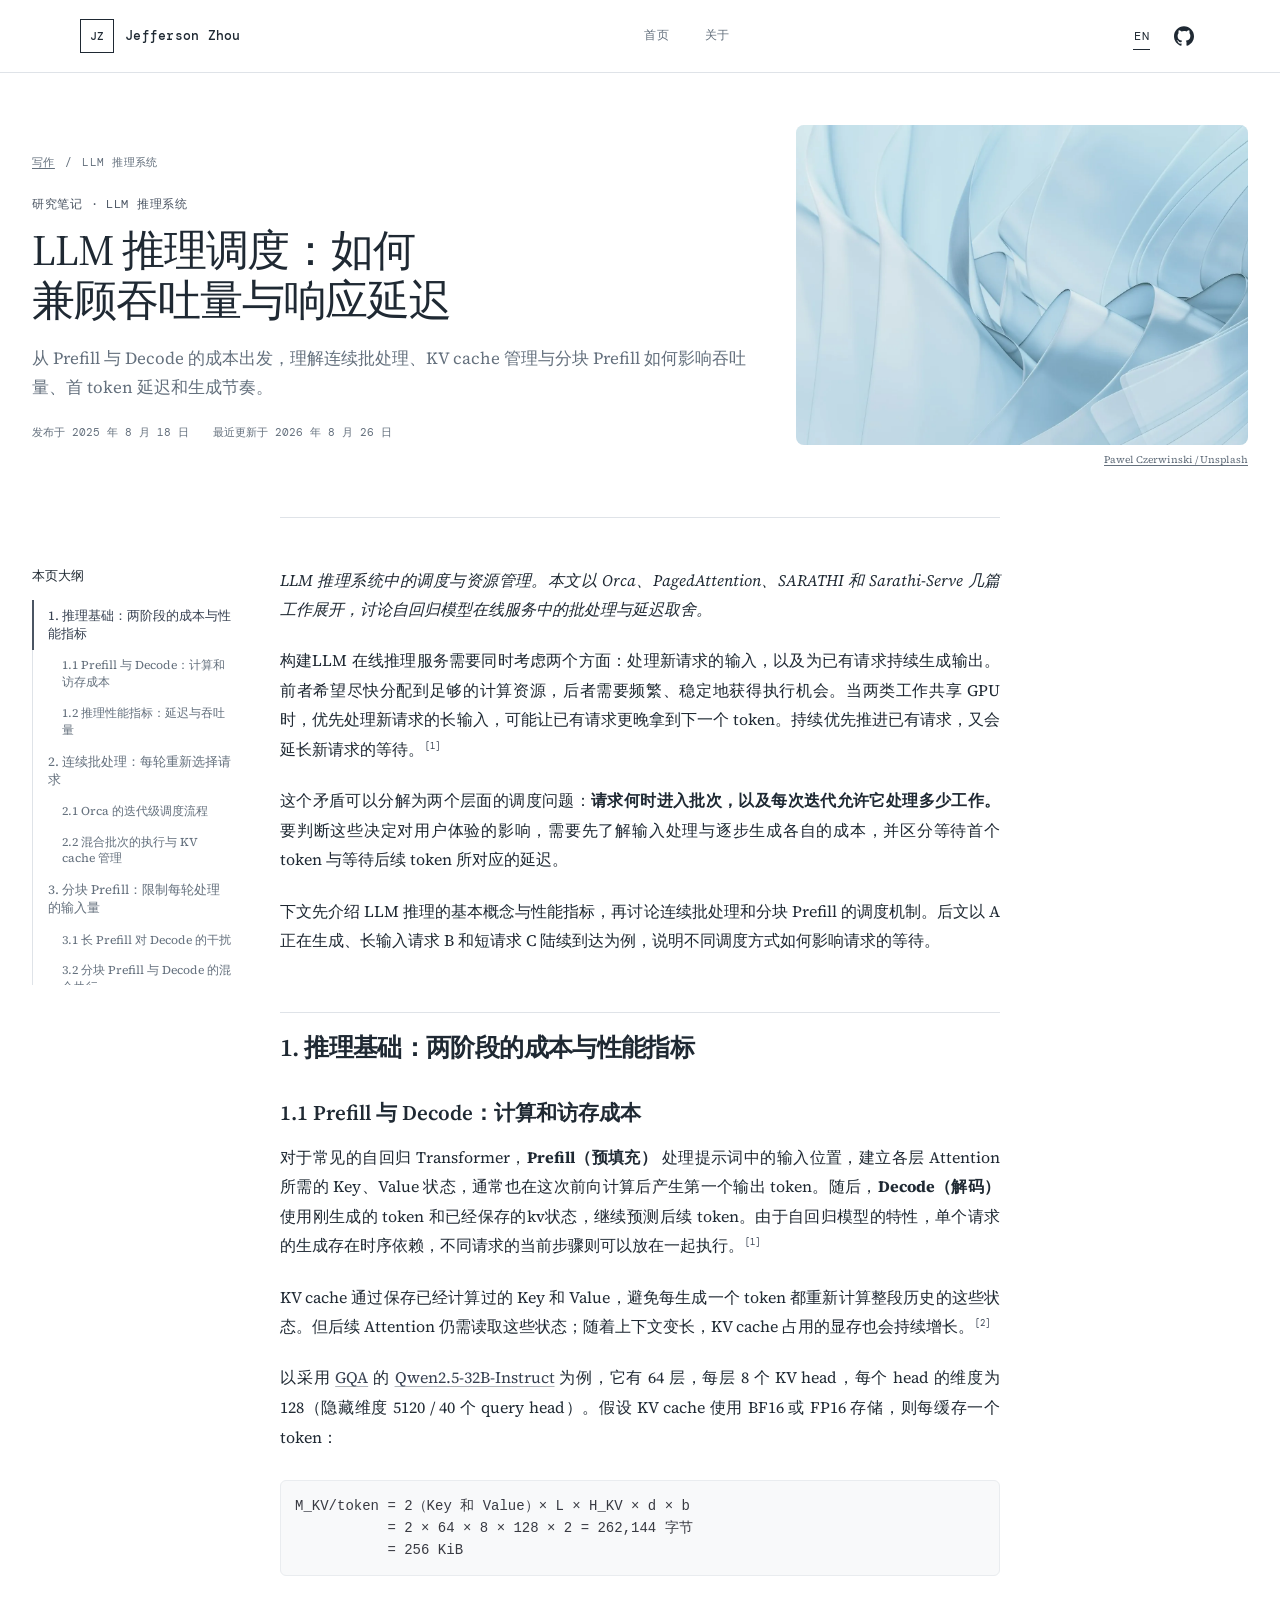
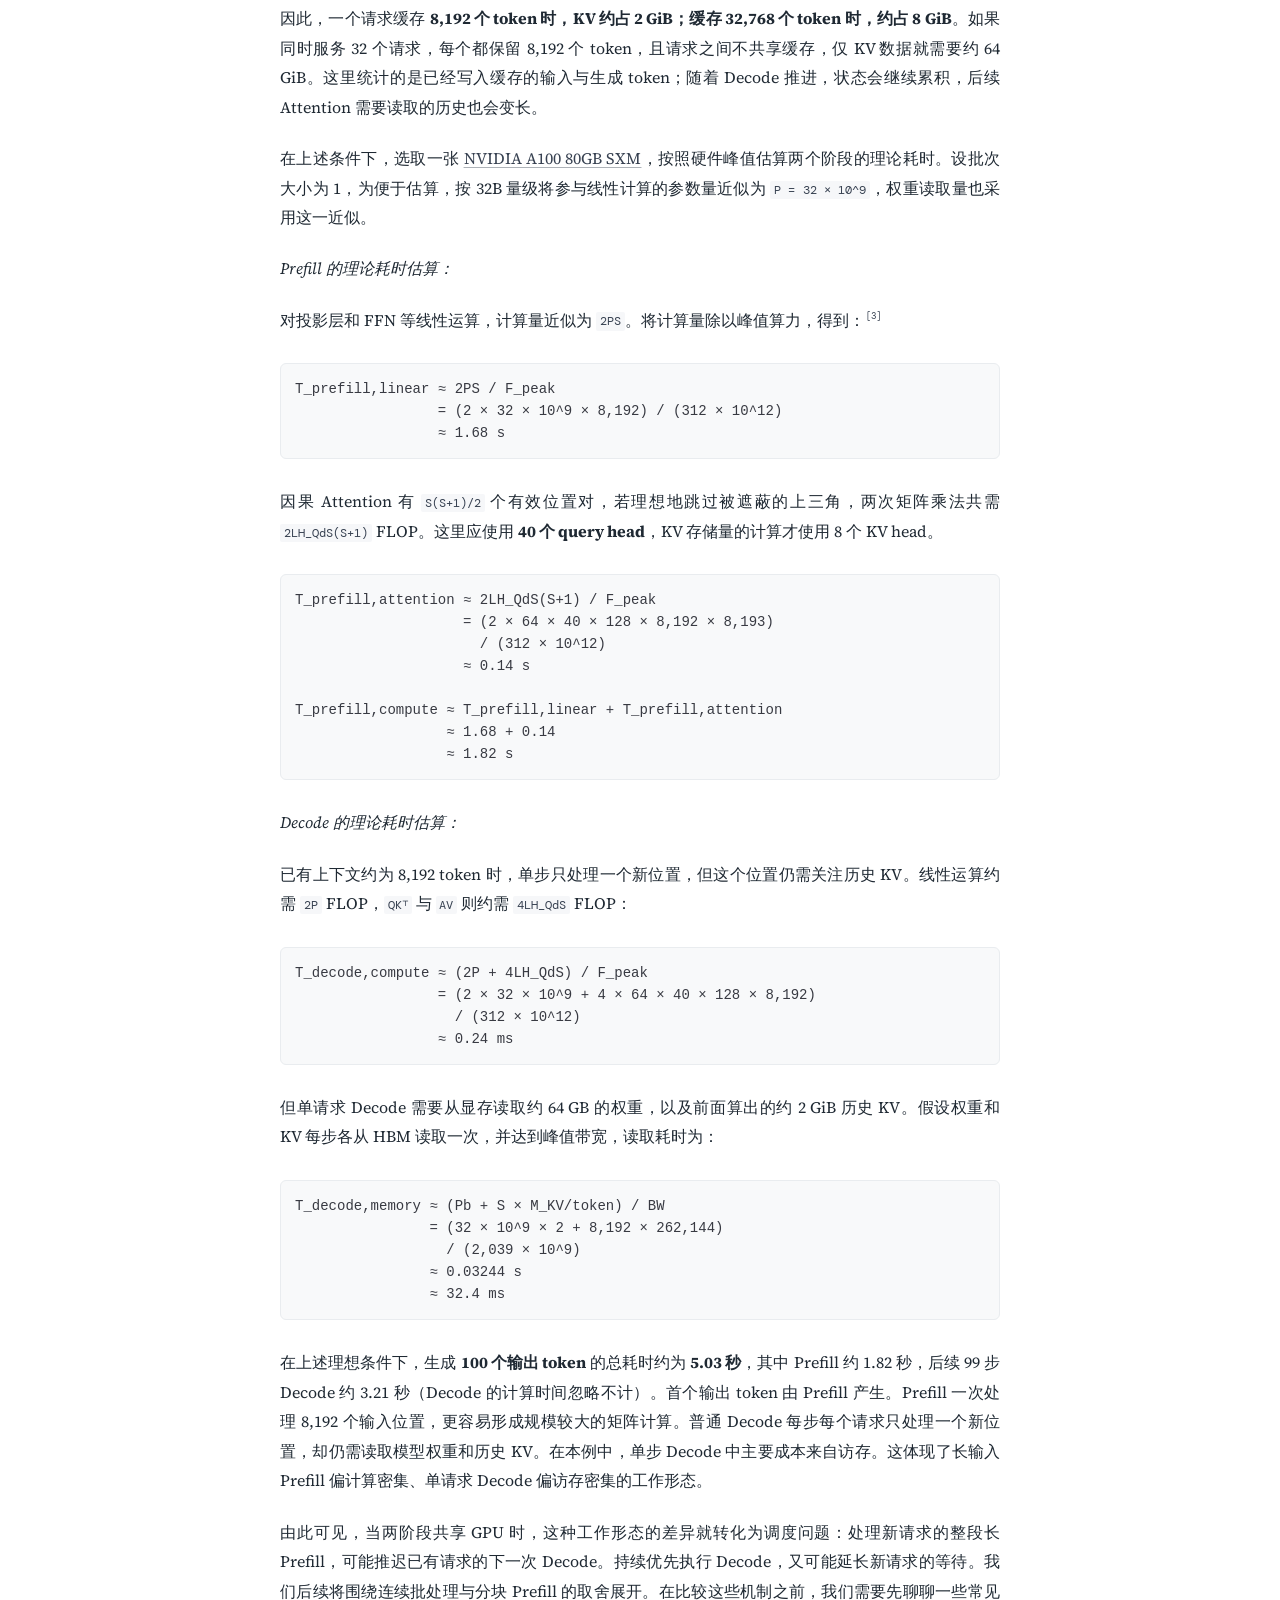
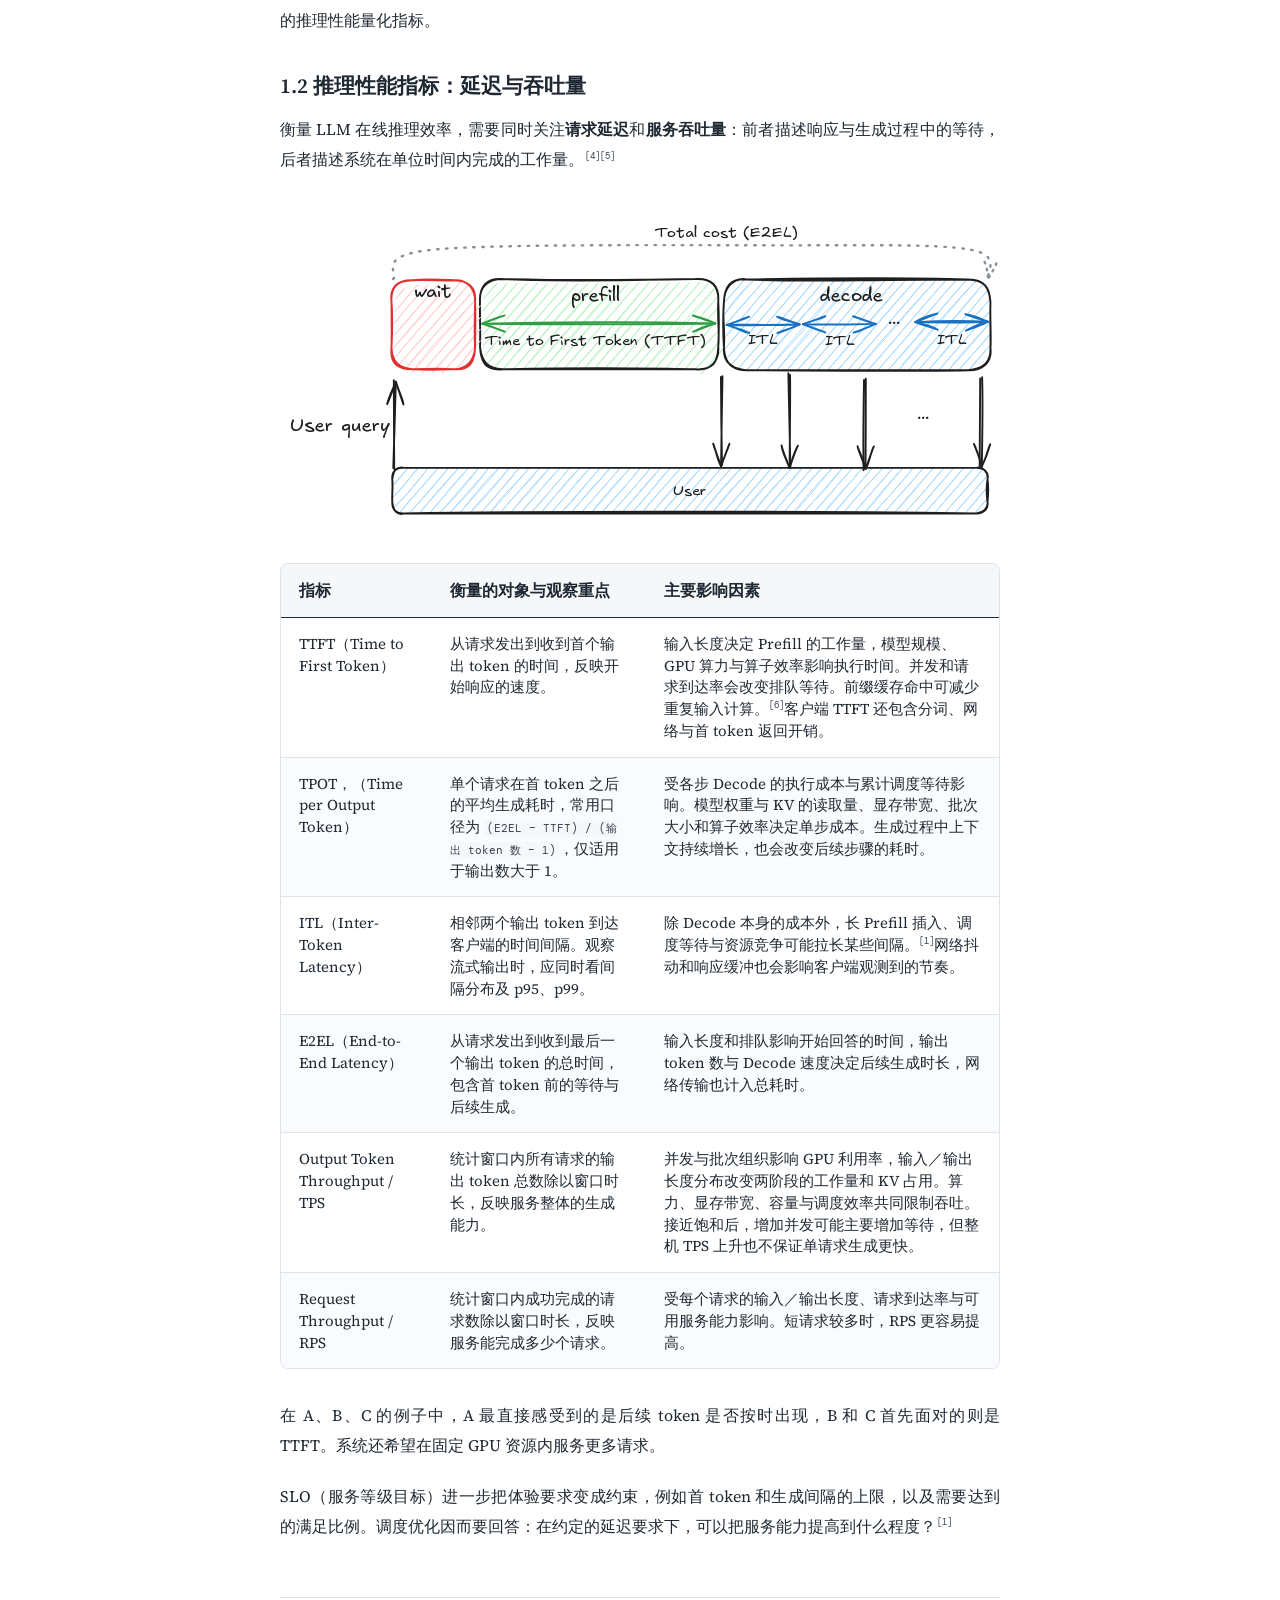
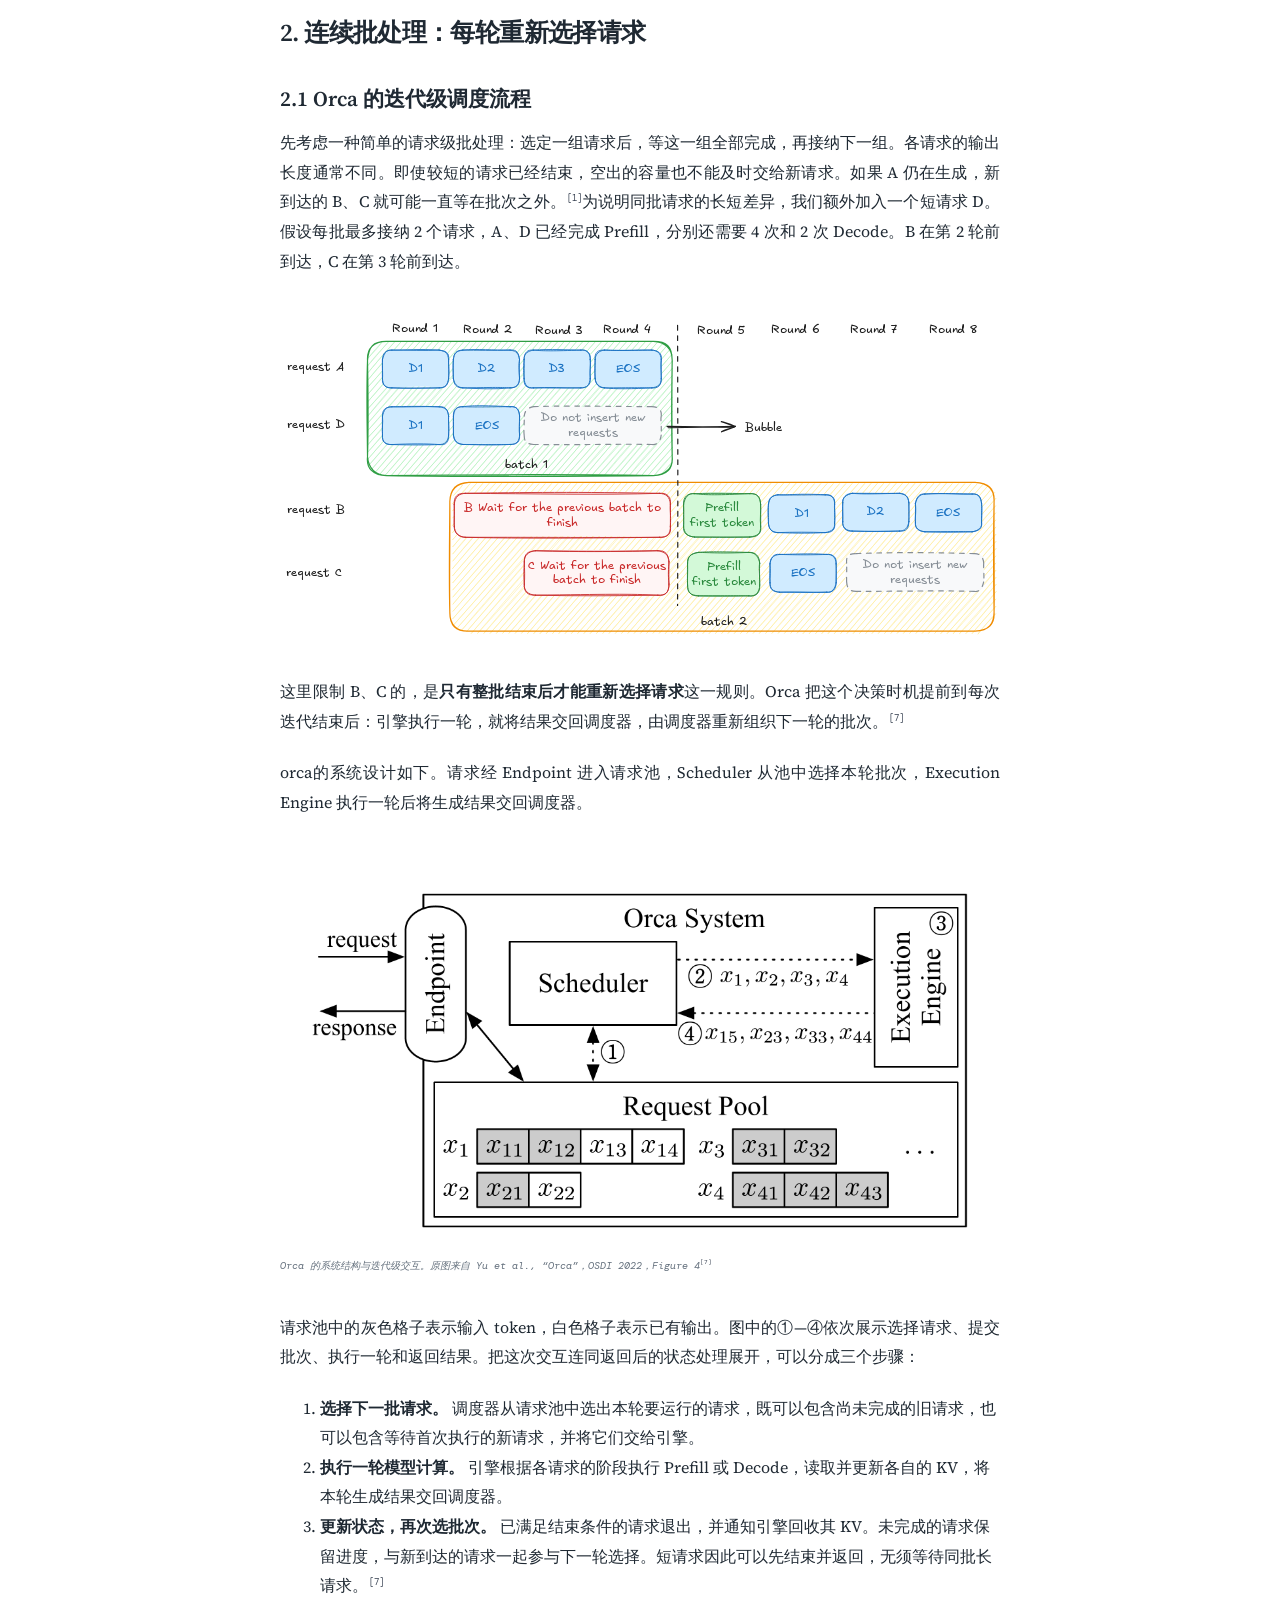
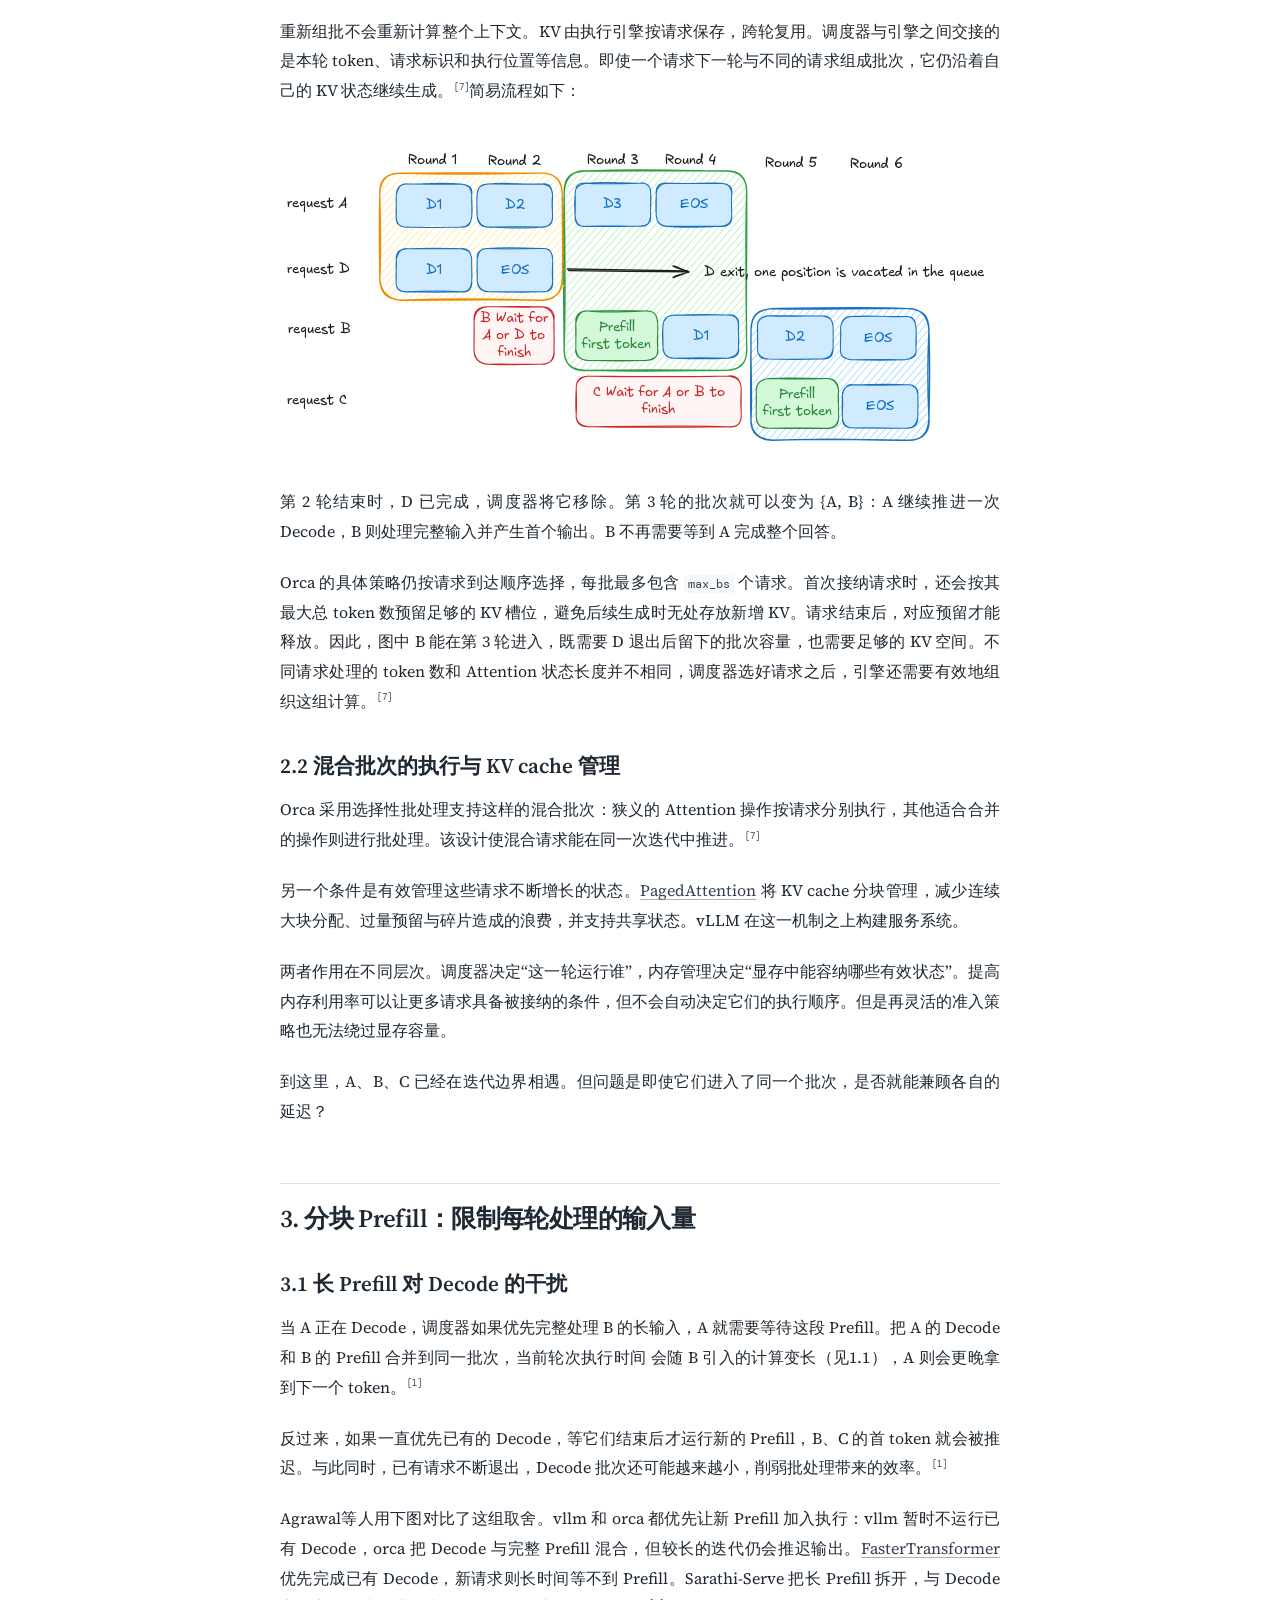
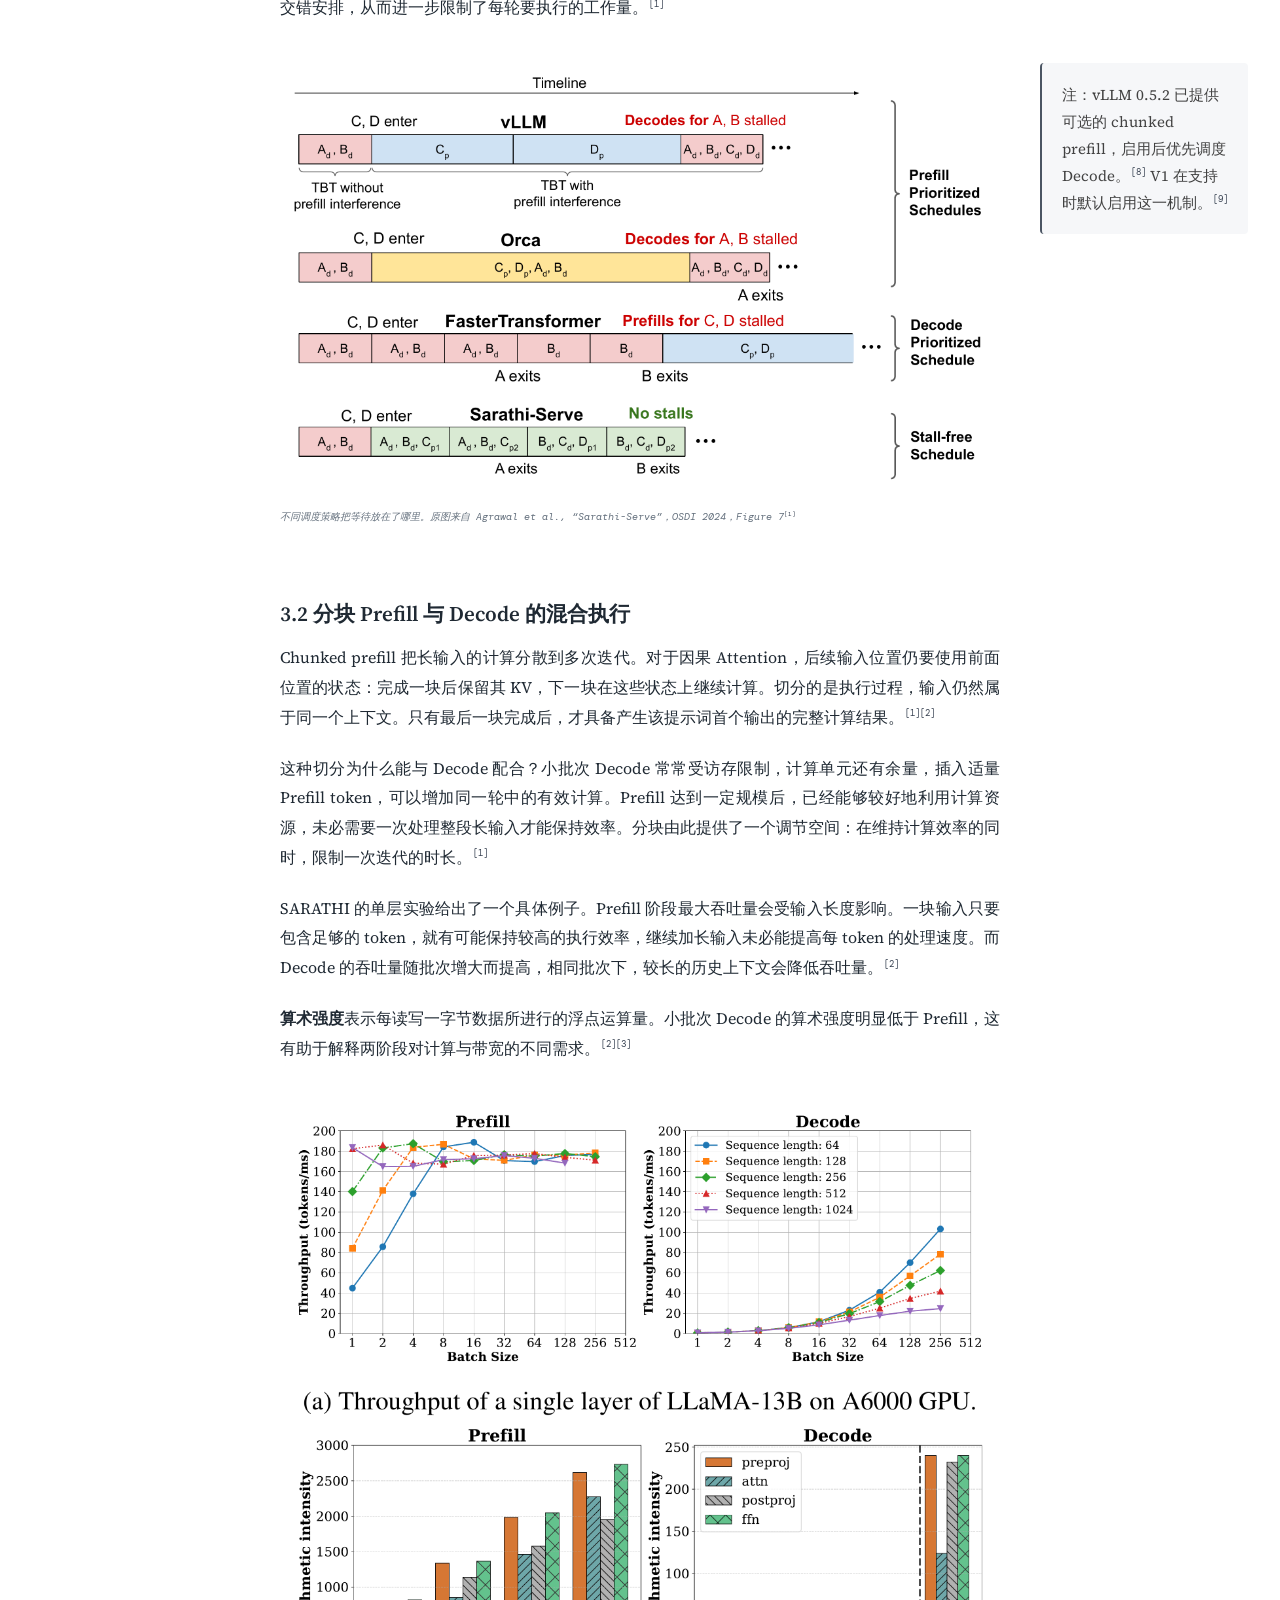
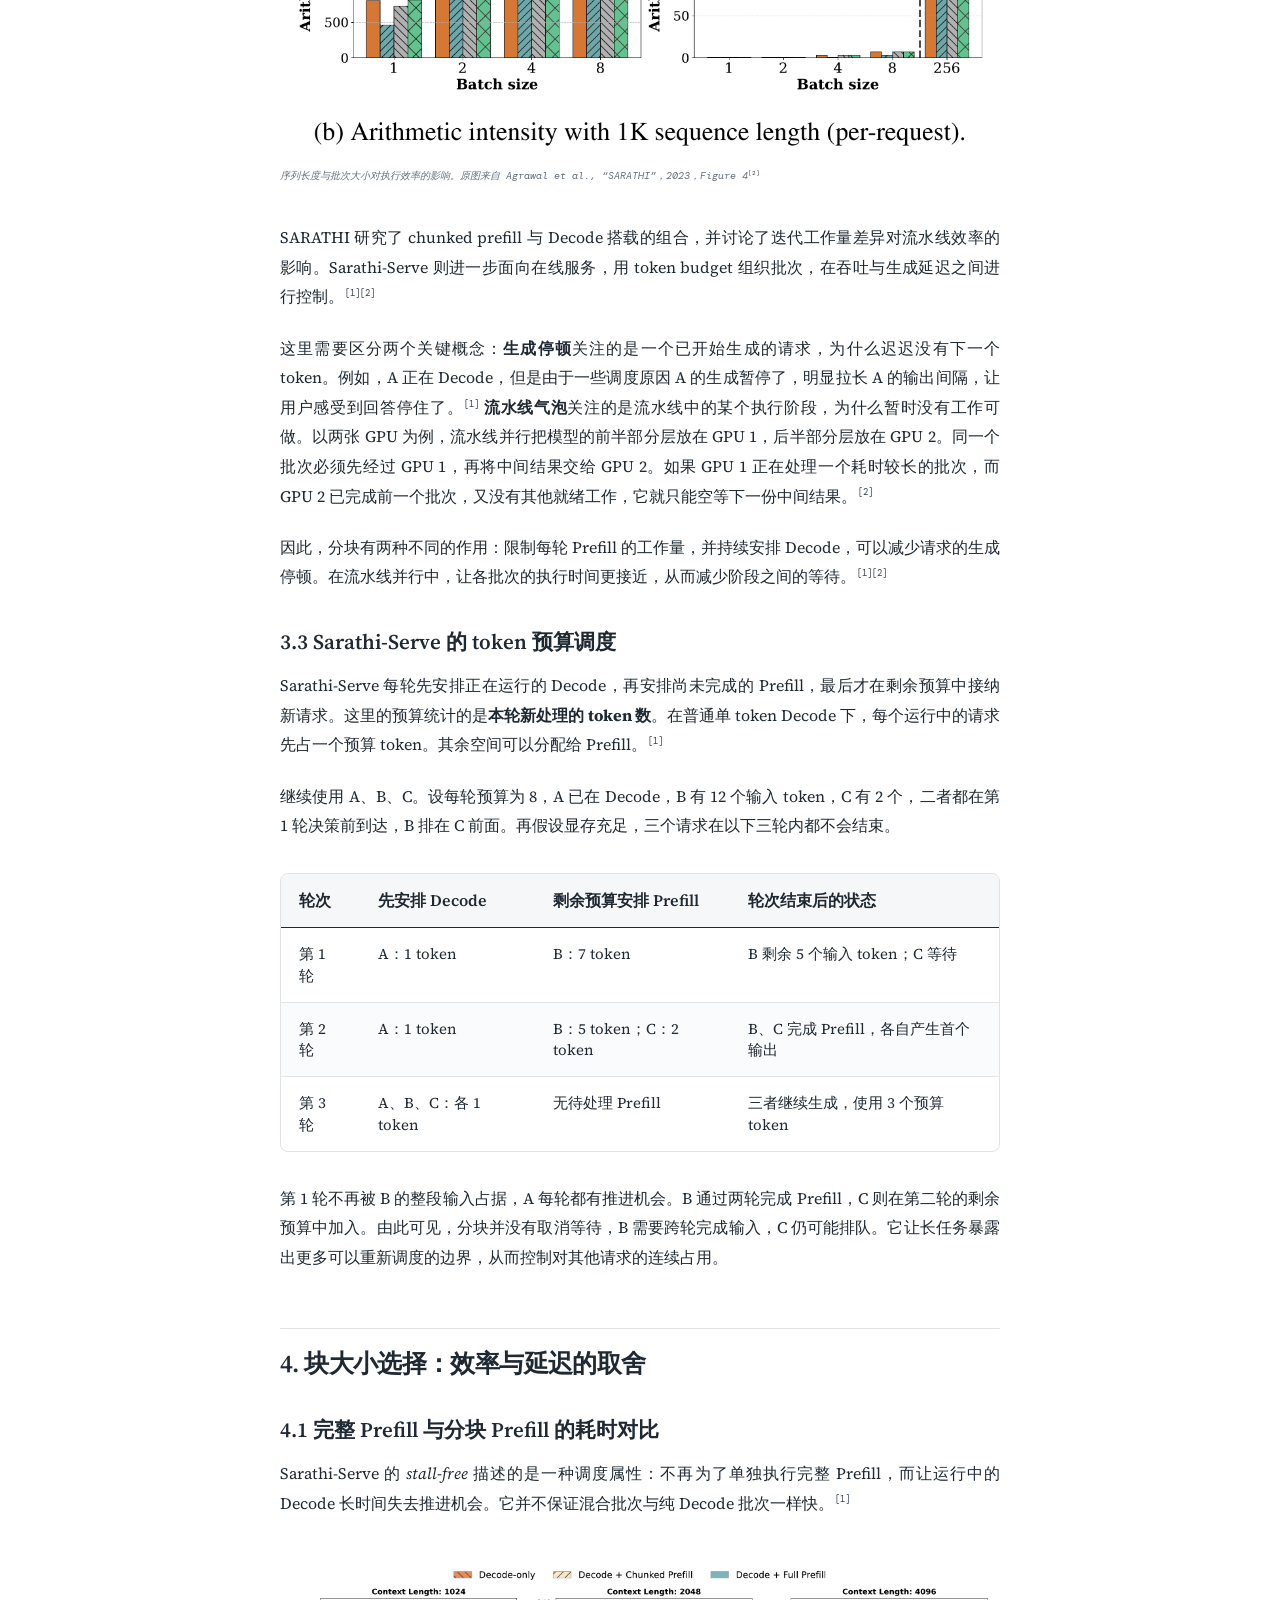
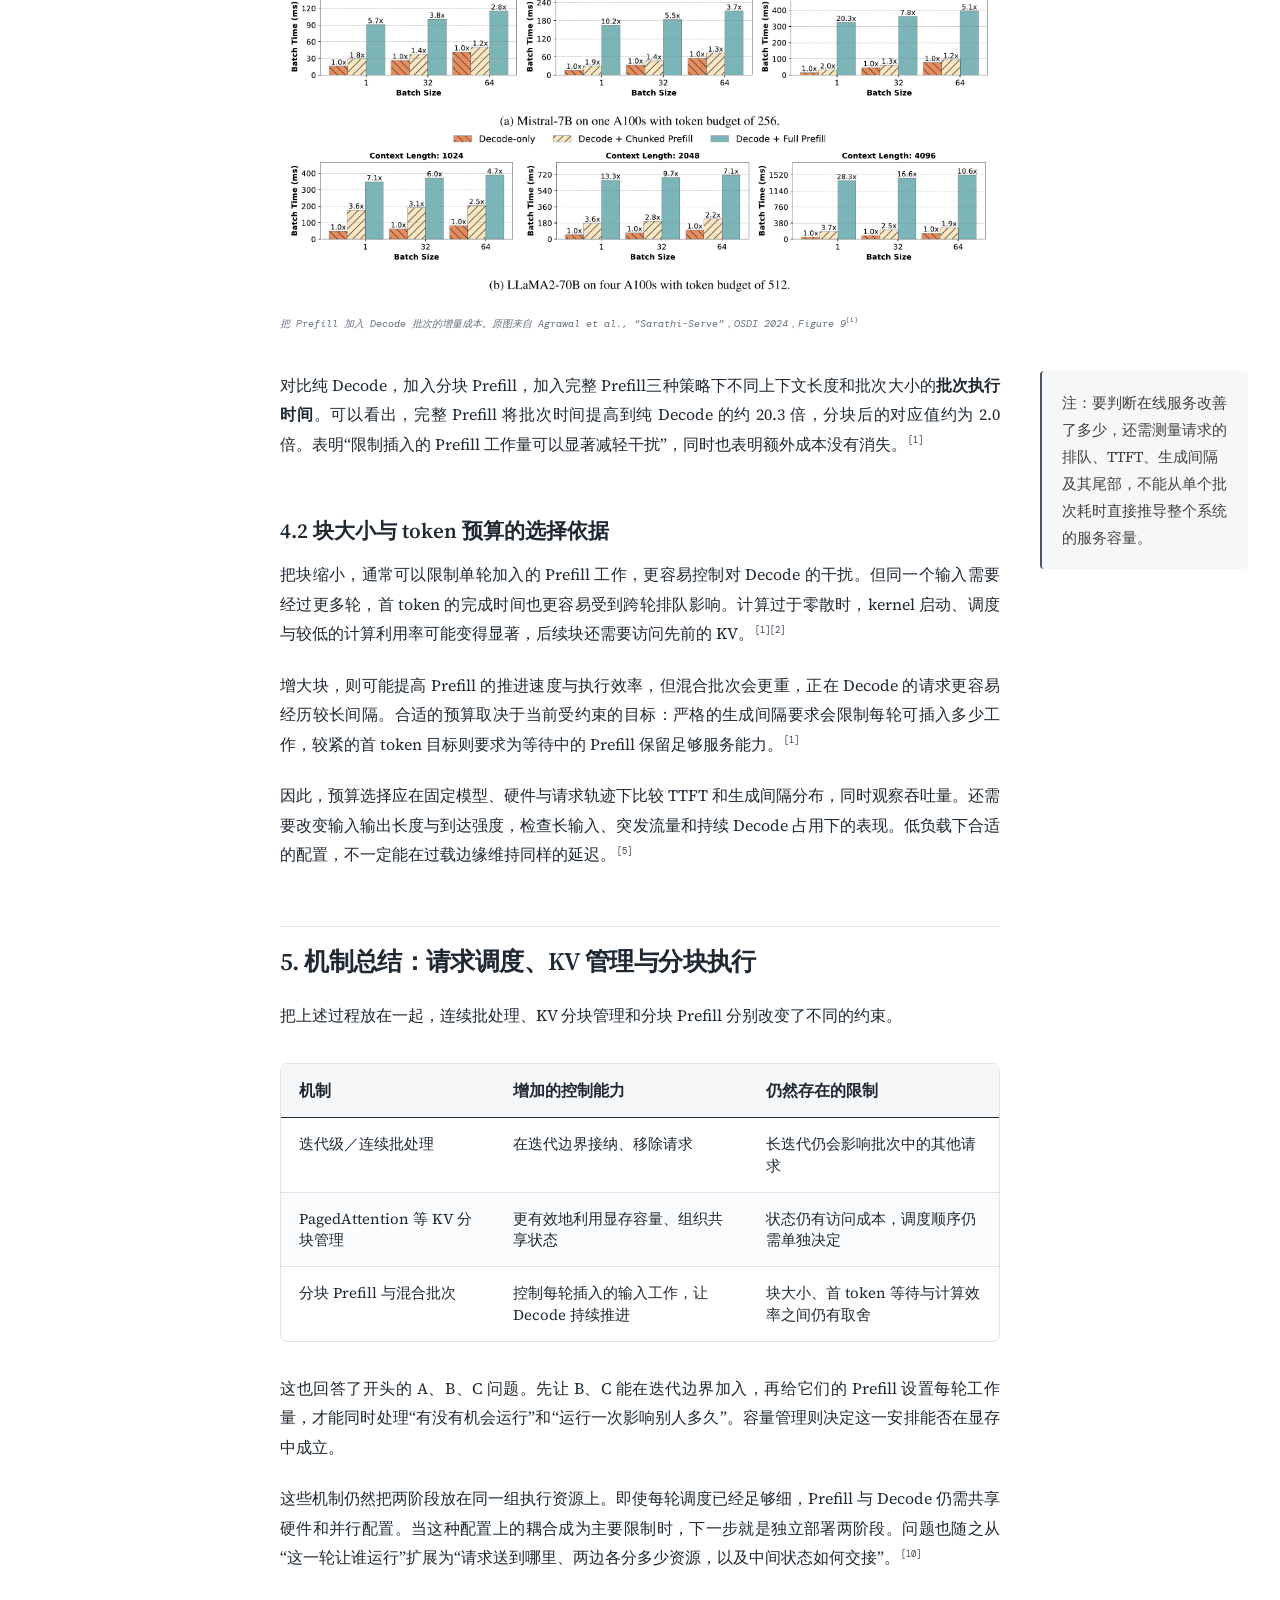
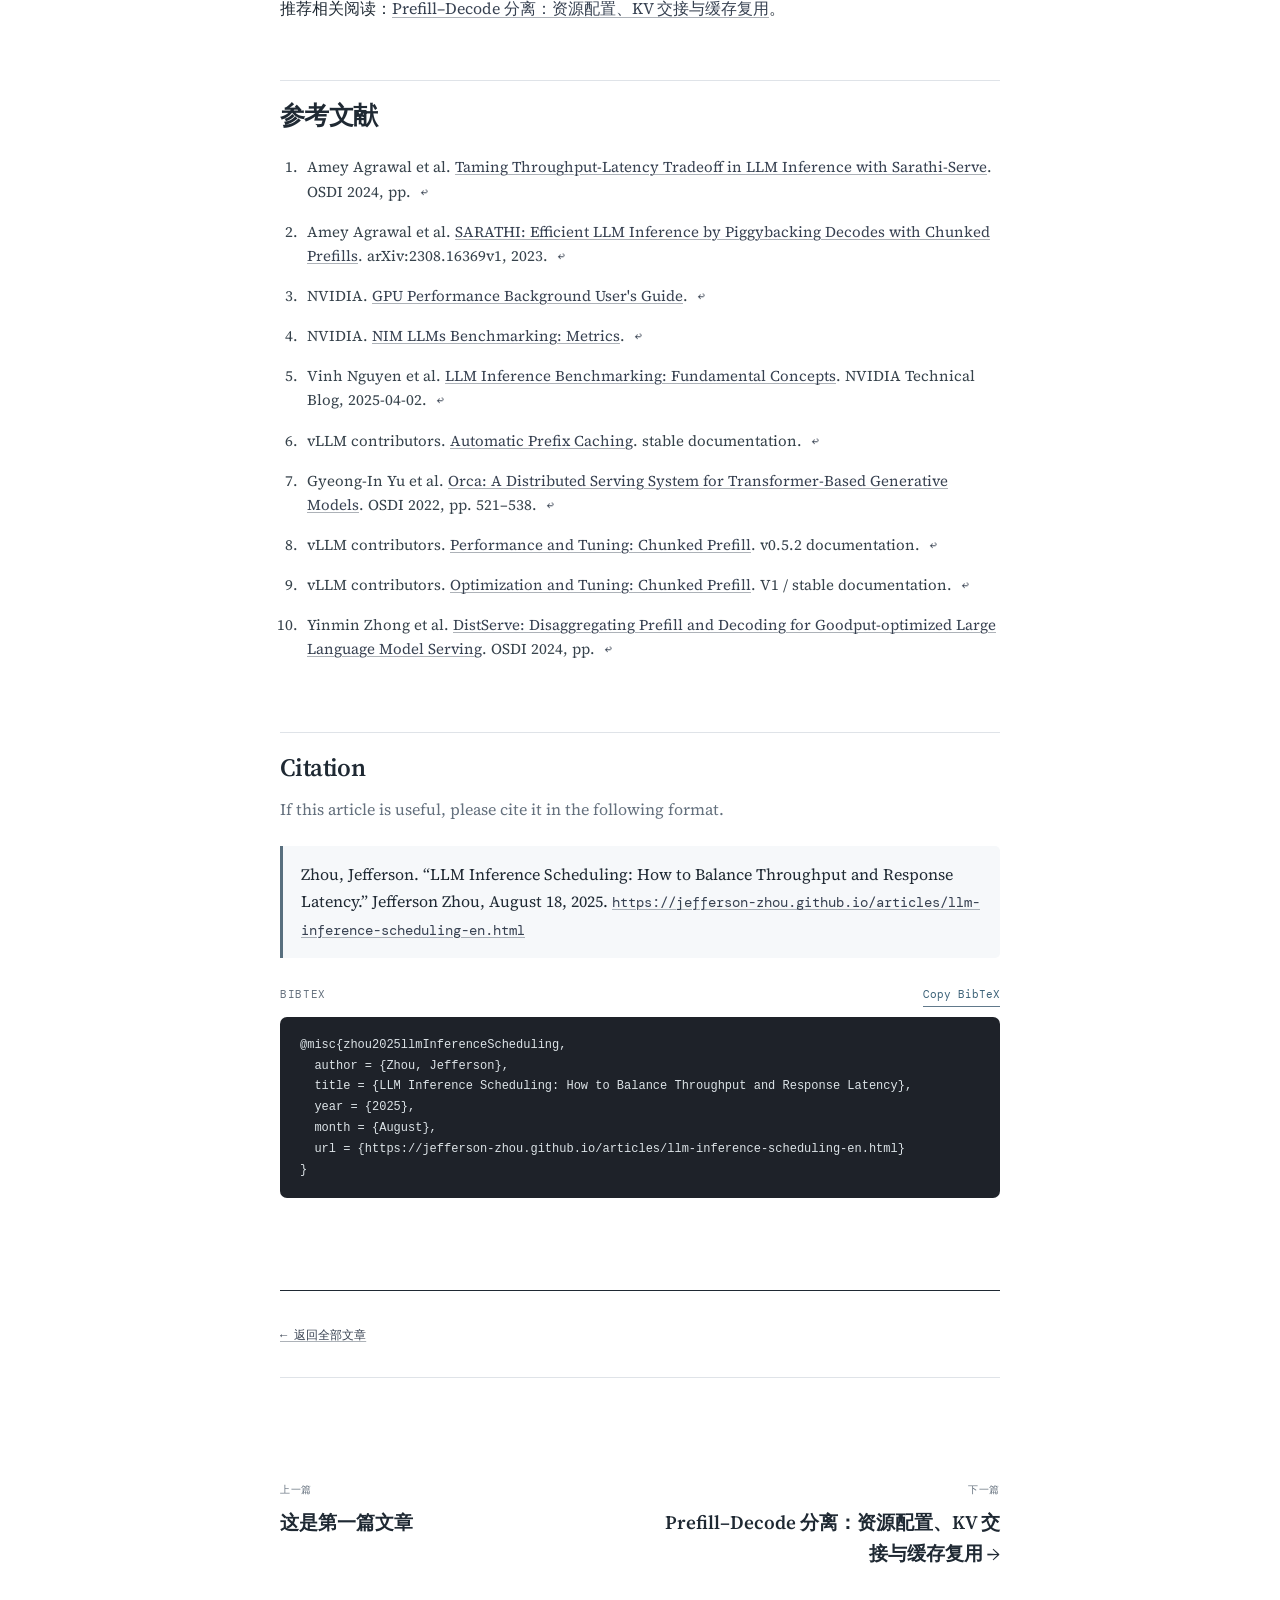
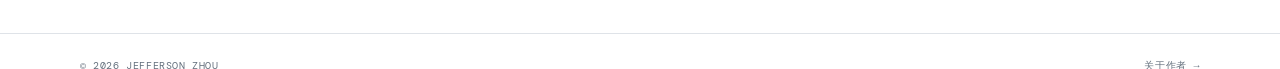
<file: articles/llm-inference-scheduling.html>
<!doctype html>
<html lang="zh-CN">
  <head>
    <meta charset="utf-8" />
    <meta name="viewport" content="width=device-width, initial-scale=1" />
    <meta name="description" content="从 Prefill 与 Decode 的成本出发，理解连续批处理、KV cache 管理与分块 Prefill 如何影响吞吐量、首 token 延迟和生成节奏。" />
    <meta property="article:published_time" content="2025-08-18" />
    <meta property="article:modified_time" content="2026-08-26" />
    <meta name="theme-color" content="#ffffff" />
    <title>LLM 推理调度：如何兼顾吞吐量与响应延迟 — Jefferson Zhou</title>
    <link rel="alternate" hreflang="en" href="llm-inference-scheduling-en.html" />
    <link rel="preconnect" href="https://fonts.googleapis.com" />
    <link rel="preconnect" href="https://fonts.gstatic.com" crossorigin />
    <link href="https://fonts.googleapis.com/css2?family=DM+Mono:wght@400;500&amp;family=Source+Serif+4:opsz,wght@8..60,400;8..60,600&amp;display=swap" rel="stylesheet" />
    <link rel="preload" as="image" href="../assets/covers/abstract-blue-ribbons.webp" fetchpriority="high" />
    <link rel="stylesheet" href="../styles.css?v=20260929-2" />
    <script src="../main.js?v=20260929-2" defer></script>
  </head>
  <body data-page="article" data-article-language="zh" data-language-url-en="llm-inference-scheduling-en.html" data-citation-en-title="LLM Inference Scheduling: How to Balance Throughput and Response Latency">
    <div id="reading-progress" aria-hidden="true"></div>
    <a class="skip-link" href="#article-content" data-en="Skip to article" data-zh="跳到正文">跳到正文</a>

    <header class="site-header">
      <div class="shell header-inner">
        <a class="wordmark" href="../index.html" aria-label="Jefferson Zhou, home">
          <span class="wordmark-mark" aria-hidden="true">JZ</span>
          <span>Jefferson Zhou</span>
        </a>
        <button class="menu-toggle" type="button" aria-expanded="false" aria-controls="site-nav" data-en="Menu" data-zh="菜单">菜单</button>
        <nav id="site-nav" class="site-nav" aria-label="Primary navigation">
          <a href="../index.html" data-en="Home" data-zh="首页">首页</a>
          <a href="../about.html" data-en="About" data-zh="关于">关于</a>
        </nav>
        <div class="header-actions">
          <button class="language-toggle" type="button" aria-label="Switch to English">EN</button>
          <a class="header-github" href="https://github.com/Jefferson-Zhou" target="_blank" rel="noopener noreferrer" aria-label="Jefferson Zhou on GitHub" title="GitHub"><svg viewBox="0 0 24 24" fill="currentColor" aria-hidden="true" focusable="false"><path d="M12 .297C5.37.297 0 5.67 0 12.297c0 5.303 3.438 9.8 8.205 11.385.6.113.82-.258.82-.577 0-.285-.01-1.04-.015-2.04-3.338.724-4.043-1.61-4.043-1.61-.546-1.387-1.333-1.756-1.333-1.756-1.087-.744.084-.729.084-.729 1.205.084 1.838 1.236 1.838 1.236 1.07 1.835 2.809 1.305 3.495.998.108-.776.418-1.305.762-1.605-2.665-.304-5.467-1.334-5.467-5.93 0-1.31.469-2.381 1.236-3.221-.124-.303-.536-1.524.117-3.176 0 0 1.008-.322 3.301 1.23a11.52 11.52 0 0 1 3.003-.404c1.02.005 2.047.138 3.006.404 2.291-1.552 3.297-1.23 3.297-1.23.655 1.652.243 2.873.12 3.176.77.84 1.235 1.911 1.235 3.221 0 4.609-2.807 5.624-5.479 5.921.43.372.823 1.102.823 2.222 0 1.606-.015 2.898-.015 3.293 0 .322.216.694.825.576C20.565 22.092 24 17.592 24 12.297 24 5.67 18.627.297 12 .297Z" /></svg></a>
        </div>
      </div>
    </header>

    <main>
      <article class="article-page" lang="zh-CN">
        <header class="article-header shell">
          <div class="article-header-copy">
            <nav class="article-breadcrumb" aria-label="面包屑">
              <a href="../index.html" data-en="Writing" data-zh="写作">写作</a>
              <span aria-hidden="true">/</span>
              <span>LLM 推理系统</span>
            </nav>

            <p class="eyebrow">研究笔记 · LLM 推理系统</p>
            <h1>LLM 推理调度：如何兼顾吞吐量与响应延迟</h1>
            <p class="article-subtitle">从 Prefill 与 Decode 的成本出发，理解连续批处理、KV cache 管理与分块 Prefill 如何影响吞吐量、首 token 延迟和生成节奏。</p>
            <p class="article-meta">
              <time datetime="2025-08-18">发布于 2025 年 8 月 18 日</time>
              <time datetime="2026-08-26">最近更新于 2026 年 8 月 26 日</time>
            </p>
          </div>
          <figure class="article-header-cover">
            <img src="../assets/covers/abstract-blue-ribbons.webp" width="1400" height="933" alt="" fetchpriority="high" />
            <figcaption><a href="https://unsplash.com/photos/fZTKBU8OqXk" target="_blank" rel="noopener noreferrer">Pawel Czerwinski / Unsplash</a></figcaption>
          </figure>
        </header>

        <div id="article-content" class="article-content">
          <p><em>LLM 推理系统中的调度与资源管理。本文以 Orca、PagedAttention、SARATHI 和 Sarathi-Serve 几篇工作展开，讨论自回归模型在线服务中的批处理与延迟取舍。</em></p>
          <p>构建LLM 在线推理服务需要同时考虑两个方面：处理新请求的输入，以及为已有请求持续生成输出。前者希望尽快分配到足够的计算资源，后者需要频繁、稳定地获得执行机会。当两类工作共享 GPU 时，优先处理新请求的长输入，可能让已有请求更晚拿到下一个 token。持续优先推进已有请求，又会延长新请求的等待。<sup class="citation"><a id="cite-1" href="#ref-1" aria-label="跳转到参考文献 1">[1]</a></sup></p>
          <p>这个矛盾可以分解为两个层面的调度问题：<strong>请求何时进入批次，以及每次迭代允许它处理多少工作。</strong> 要判断这些决定对用户体验的影响，需要先了解输入处理与逐步生成各自的成本，并区分等待首个 token 与等待后续 token 所对应的延迟。</p>
          <p>下文先介绍 LLM 推理的基本概念与性能指标，再讨论连续批处理和分块 Prefill 的调度机制。后文以 A 正在生成、长输入请求 B 和短请求 C 陆续到达为例，说明不同调度方式如何影响请求的等待。</p>
          <section aria-labelledby="section-1">
          <h2 id="section-1" data-outline>1. 推理基础：两阶段的成本与性能指标</h2>
          <h3 id="section-1-1" data-outline>1.1 Prefill 与 Decode：计算和访存成本</h3>
          <p>对于常见的自回归 Transformer，<strong>Prefill（预填充）</strong> 处理提示词中的输入位置，建立各层 Attention 所需的 Key、Value 状态，通常也在这次前向计算后产生第一个输出 token。随后，<strong>Decode（解码）</strong> 使用刚生成的 token 和已经保存的kv状态，继续预测后续 token。由于自回归模型的特性，单个请求的生成存在时序依赖，不同请求的当前步骤则可以放在一起执行。<sup class="citation"><a id="cite-1-2" href="#ref-1" aria-label="跳转到参考文献 1">[1]</a></sup></p>
          <p>KV cache 通过保存已经计算过的 Key 和 Value，避免每生成一个 token 都重新计算整段历史的这些状态。但后续 Attention 仍需读取这些状态；随着上下文变长，KV cache 占用的显存也会持续增长。<sup class="citation"><a id="cite-2" href="#ref-2" aria-label="跳转到参考文献 2">[2]</a></sup></p>
          <p>以采用 <a href="https://arxiv.org/abs/2305.13245">GQA</a> 的 <a href="https://huggingface.co/Qwen/Qwen2.5-32B-Instruct/blob/main/config.json">Qwen2.5-32B-Instruct</a> 为例，它有 64 层，每层 8 个 KV head，每个 head 的维度为 128（隐藏维度 5120 / 40 个 query head）。假设 KV cache 使用 BF16 或 FP16 存储，则每缓存一个 token：</p>
          <pre><code class="language-text">M_KV/token = 2（Key 和 Value）× L × H_KV × d × b
           = 2 × 64 × 8 × 128 × 2 = 262,144 字节
           = 256 KiB
</code></pre>
          <p>因此，一个请求缓存 <strong>8,192 个 token 时，KV 约占 2 GiB；缓存 32,768 个 token 时，约占 8 GiB</strong>。如果同时服务 32 个请求，每个都保留 8,192 个 token，且请求之间不共享缓存，仅 KV 数据就需要约 64 GiB。这里统计的是已经写入缓存的输入与生成 token；随着 Decode 推进，状态会继续累积，后续 Attention 需要读取的历史也会变长。</p>
          <p>在上述条件下，选取一张 <a href="https://www.nvidia.com/en-us/data-center/a100/">NVIDIA A100 80GB SXM</a>，按照硬件峰值估算两个阶段的理论耗时。设批次大小为 1，为便于估算，按 32B 量级将参与线性计算的参数量近似为 <code>P = 32 × 10^9</code>，权重读取量也采用这一近似。</p>
          <p><em>Prefill 的理论耗时估算：</em></p>
          <p>对投影层和 FFN 等线性运算，计算量近似为 <code>2PS</code>。将计算量除以峰值算力，得到：<sup class="citation"><a id="cite-3" href="#ref-3" aria-label="跳转到参考文献 3">[3]</a></sup></p>
          <pre><code class="language-text">T_prefill,linear ≈ 2PS / F_peak
                 = (2 × 32 × 10^9 × 8,192) / (312 × 10^12)
                 ≈ 1.68 s
</code></pre>
          <p>因果 Attention 有 <code>S(S+1)/2</code> 个有效位置对，若理想地跳过被遮蔽的上三角，两次矩阵乘法共需 <code>2LH_QdS(S+1)</code> FLOP。这里应使用 <strong>40 个 query head</strong>，KV 存储量的计算才使用 8 个 KV head。</p>
          <pre><code class="language-text">T_prefill,attention ≈ 2LH_QdS(S+1) / F_peak
                    = (2 × 64 × 40 × 128 × 8,192 × 8,193)
                      / (312 × 10^12)
                    ≈ 0.14 s

T_prefill,compute ≈ T_prefill,linear + T_prefill,attention
                  ≈ 1.68 + 0.14
                  ≈ 1.82 s
</code></pre>
          <p><em>Decode 的理论耗时估算：</em></p>
          <p>已有上下文约为 8,192 token 时，单步只处理一个新位置，但这个位置仍需关注历史 KV。线性运算约需 <code>2P</code> FLOP，<code>QKᵀ</code> 与 <code>AV</code> 则约需 <code>4LH_QdS</code> FLOP：</p>
          <pre><code class="language-text">T_decode,compute ≈ (2P + 4LH_QdS) / F_peak
                 = (2 × 32 × 10^9 + 4 × 64 × 40 × 128 × 8,192)
                   / (312 × 10^12)
                 ≈ 0.24 ms
</code></pre>
          <p>但单请求 Decode 需要从显存读取约 64 GB 的权重，以及前面算出的约 2 GiB 历史 KV。假设权重和 KV 每步各从 HBM 读取一次，并达到峰值带宽，读取耗时为：</p>
          <pre><code class="language-text">T_decode,memory ≈ (Pb + S × M_KV/token) / BW
                = (32 × 10^9 × 2 + 8,192 × 262,144)
                  / (2,039 × 10^9)
                ≈ 0.03244 s
                ≈ 32.4 ms
</code></pre>
          <p>在上述理想条件下，生成 <strong>100 个输出 token</strong> 的总耗时约为 <strong>5.03 秒</strong>，其中 Prefill 约 1.82 秒，后续 99 步 Decode 约 3.21 秒（Decode 的计算时间忽略不计）。首个输出 token 由 Prefill 产生。Prefill 一次处理 8,192 个输入位置，更容易形成规模较大的矩阵计算。普通 Decode 每步每个请求只处理一个新位置，却仍需读取模型权重和历史 KV。在本例中，单步 Decode 中主要成本来自访存。这体现了长输入 Prefill 偏计算密集、单请求 Decode 偏访存密集的工作形态。</p>
          <p>由此可见，当两阶段共享 GPU 时，这种工作形态的差异就转化为调度问题：处理新请求的整段长 Prefill，可能推迟已有请求的下一次 Decode。持续优先执行 Decode，又可能延长新请求的等待。我们后续将围绕连续批处理与分块 Prefill 的取舍展开。在比较这些机制之前，我们需要先聊聊一些常见的推理性能量化指标。</p>
          <h3 id="section-1-2" data-outline>1.2 推理性能指标：延迟与吞吐量</h3>
          <p>衡量 LLM 在线推理效率，需要同时关注<strong>请求延迟</strong>和<strong>服务吞吐量</strong>：前者描述响应与生成过程中的等待，后者描述系统在单位时间内完成的工作量。<sup class="citation"><a id="cite-4" href="#ref-4" aria-label="跳转到参考文献 4">[4]</a></sup><sup class="citation"><a id="cite-5" href="#ref-5" aria-label="跳转到参考文献 5">[5]</a></sup></p>
          <figure class="article-figure">
          <img src="../assets/articles/llm-inference-scheduling/inference-metrics-excalidraw-20260926.svg" width="756" height="324" alt="作者绘制的 LLM 推理时间线：请求等待、Prefill、Decode 与用户接收输出的位置，标注 TTFT、ITL 和 E2EL" loading="eager" decoding="async" />
          </figure>



          <div class="article-table-wrap"><table>
          <thead>
          <tr>
          <th>指标</th>
          <th>衡量的对象与观察重点</th>
          <th>主要影响因素</th>
          </tr>
          </thead>
          <tbody><tr>
          <td>TTFT（Time to First Token）</td>
          <td>从请求发出到收到首个输出 token 的时间，反映开始响应的速度。</td>
          <td>输入长度决定 Prefill 的工作量，模型规模、GPU 算力与算子效率影响执行时间。并发和请求到达率会改变排队等待。前缀缓存命中可减少重复输入计算。<sup class="citation"><a id="cite-6" href="#ref-6" aria-label="跳转到参考文献 6">[6]</a></sup>客户端 TTFT 还包含分词、网络与首 token 返回开销。</td>
          </tr>
          <tr>
          <td>TPOT，（Time per Output Token）</td>
          <td>单个请求在首 token 之后的平均生成耗时，常用口径为 <code>(E2EL − TTFT) / (输出 token 数 − 1)</code>，仅适用于输出数大于 1。</td>
          <td>受各步 Decode 的执行成本与累计调度等待影响。模型权重与 KV 的读取量、显存带宽、批次大小和算子效率决定单步成本。生成过程中上下文持续增长，也会改变后续步骤的耗时。</td>
          </tr>
          <tr>
          <td>ITL（Inter-Token Latency）</td>
          <td>相邻两个输出 token 到达客户端的时间间隔。观察流式输出时，应同时看间隔分布及 p95、p99。</td>
          <td>除 Decode 本身的成本外，长 Prefill 插入、调度等待与资源竞争可能拉长某些间隔。<sup class="citation"><a id="cite-1-3" href="#ref-1" aria-label="跳转到参考文献 1">[1]</a></sup>网络抖动和响应缓冲也会影响客户端观测到的节奏。</td>
          </tr>
          <tr>
          <td>E2EL（End-to-End Latency）</td>
          <td>从请求发出到收到最后一个输出 token 的总时间，包含首 token 前的等待与后续生成。</td>
          <td>输入长度和排队影响开始回答的时间，输出 token 数与 Decode 速度决定后续生成时长，网络传输也计入总耗时。</td>
          </tr>
          <tr>
          <td>Output Token Throughput / TPS</td>
          <td>统计窗口内所有请求的输出 token 总数除以窗口时长，反映服务整体的生成能力。</td>
          <td>并发与批次组织影响 GPU 利用率，输入／输出长度分布改变两阶段的工作量和 KV 占用。算力、显存带宽、容量与调度效率共同限制吞吐。接近饱和后，增加并发可能主要增加等待，但整机 TPS 上升也不保证单请求生成更快。</td>
          </tr>
          <tr>
          <td>Request Throughput / RPS</td>
          <td>统计窗口内成功完成的请求数除以窗口时长，反映服务能完成多少个请求。</td>
          <td>受每个请求的输入／输出长度、请求到达率与可用服务能力影响。短请求较多时，RPS 更容易提高。</td>
          </tr>
          </tbody></table>
          </div>
          <p>在 A、B、C 的例子中，A 最直接感受到的是后续 token 是否按时出现，B 和 C 首先面对的则是 TTFT。系统还希望在固定 GPU 资源内服务更多请求。</p>
          <p>SLO（服务等级目标）进一步把体验要求变成约束，例如首 token 和生成间隔的上限，以及需要达到的满足比例。调度优化因而要回答：在约定的延迟要求下，可以把服务能力提高到什么程度？<sup class="citation"><a id="cite-1-4" href="#ref-1" aria-label="跳转到参考文献 1">[1]</a></sup></p>
          </section>

          <section aria-labelledby="section-2">
          <h2 id="section-2" data-outline>2. 连续批处理：每轮重新选择请求</h2>
          <h3 id="section-2-1" data-outline>2.1 Orca 的迭代级调度流程</h3>
          <p>先考虑一种简单的请求级批处理：选定一组请求后，等这一组全部完成，再接纳下一组。各请求的输出长度通常不同。即使较短的请求已经结束，空出的容量也不能及时交给新请求。如果 A 仍在生成，新到达的 B、C 就可能一直等在批次之外。<sup class="citation"><a id="cite-1-5" href="#ref-1" aria-label="跳转到参考文献 1">[1]</a></sup>为说明同批请求的长短差异，我们额外加入一个短请求 D。假设每批最多接纳 2 个请求，A、D 已经完成 Prefill，分别还需要 4 次和 2 次 Decode。B 在第 2 轮前到达，C 在第 3 轮前到达。</p>
          <figure class="article-figure">
          <img src="../assets/articles/llm-inference-scheduling/fixed-batch.svg" width="2438" height="1087" alt="固定批次先运行 A 与 D，D 提前结束后无法补入新请求；B、C 等待 A 完成后才进入下一批" loading="eager" decoding="async" />
          </figure>



          <p>这里限制 B、C 的，是<strong>只有整批结束后才能重新选择请求</strong>这一规则。Orca 把这个决策时机提前到每次迭代结束后：引擎执行一轮，就将结果交回调度器，由调度器重新组织下一轮的批次。<sup class="citation"><a id="cite-7" href="#ref-7" aria-label="跳转到参考文献 7">[7]</a></sup></p>
          <p>orca的系统设计如下。请求经 Endpoint 进入请求池，Scheduler 从池中选择本轮批次，Execution Engine 执行一轮后将生成结果交回调度器。</p>
          <figure class="article-figure">
          <img src="../assets/articles/llm-inference-scheduling/orca-fig4.webp" width="2200" height="1184" alt="Orca 系统中 Endpoint、请求池、调度器与执行引擎的关系，以及每次迭代的请求选择、批次提交、执行与结果返回" loading="eager" decoding="async" />
          <figcaption><em>Orca 的系统结构与迭代级交互。原图来自 Yu et al., “Orca”，OSDI 2022，Figure 4</em><sup class="citation"><a id="cite-7-2" href="#ref-7" aria-label="跳转到参考文献 7">[7]</a></sup></figcaption>
          </figure>



          <p>请求池中的灰色格子表示输入 token，白色格子表示已有输出。图中的①—④依次展示选择请求、提交批次、执行一轮和返回结果。把这次交互连同返回后的状态处理展开，可以分成三个步骤：</p>
          <ol>
          <li><strong>选择下一批请求。</strong> 调度器从请求池中选出本轮要运行的请求，既可以包含尚未完成的旧请求，也可以包含等待首次执行的新请求，并将它们交给引擎。</li>
          <li><strong>执行一轮模型计算。</strong> 引擎根据各请求的阶段执行 Prefill 或 Decode，读取并更新各自的 KV，将本轮生成结果交回调度器。</li>
          <li><strong>更新状态，再次选批次。</strong> 已满足结束条件的请求退出，并通知引擎回收其 KV。未完成的请求保留进度，与新到达的请求一起参与下一轮选择。短请求因此可以先结束并返回，无须等待同批长请求。<sup class="citation"><a id="cite-7-3" href="#ref-7" aria-label="跳转到参考文献 7">[7]</a></sup></li>
          </ol>
          <p>重新组批不会重新计算整个上下文。KV 由执行引擎按请求保存，跨轮复用。调度器与引擎之间交接的是本轮 token、请求标识和执行位置等信息。即使一个请求下一轮与不同的请求组成批次，它仍沿着自己的 KV 状态继续生成。<sup class="citation"><a id="cite-7-4" href="#ref-7" aria-label="跳转到参考文献 7">[7]</a></sup>简易流程如下：</p>
          <figure class="article-figure">
          <img src="../assets/articles/llm-inference-scheduling/orca_iteration.svg" width="2136" height="896" alt="Orca 每轮重新选批次：D 在第 2 轮完成，B 在第 3 轮加入；A 在第 4 轮完成，C 在第 5 轮加入；同一轮可包含 Decode 与完整 Prefill" loading="eager" decoding="async" />
          </figure>



          <p>第 2 轮结束时，D 已完成，调度器将它移除。第 3 轮的批次就可以变为 {A, B}：A 继续推进一次 Decode，B 则处理完整输入并产生首个输出。B 不再需要等到 A 完成整个回答。</p>
          <p>Orca 的具体策略仍按请求到达顺序选择，每批最多包含 <code>max_bs</code> 个请求。首次接纳请求时，还会按其最大总 token 数预留足够的 KV 槽位，避免后续生成时无处存放新增 KV。请求结束后，对应预留才能释放。因此，图中 B 能在第 3 轮进入，既需要 D 退出后留下的批次容量，也需要足够的 KV 空间。不同请求处理的 token 数和 Attention 状态长度并不相同，调度器选好请求之后，引擎还需要有效地组织这组计算。<sup class="citation"><a id="cite-7-5" href="#ref-7" aria-label="跳转到参考文献 7">[7]</a></sup></p>
          <h3 id="section-2-2" data-outline>2.2 混合批次的执行与 KV cache 管理</h3>
          <p>Orca 采用选择性批处理支持这样的混合批次：狭义的 Attention 操作按请求分别执行，其他适合合并的操作则进行批处理。该设计使混合请求能在同一次迭代中推进。<sup class="citation"><a id="cite-7-6" href="#ref-7" aria-label="跳转到参考文献 7">[7]</a></sup></p>
          <p>另一个条件是有效管理这些请求不断增长的状态。<a href="https://arxiv.org/abs/2309.06180">PagedAttention</a> 将 KV cache 分块管理，减少连续大块分配、过量预留与碎片造成的浪费，并支持共享状态。vLLM 在这一机制之上构建服务系统。</p>
          <p>两者作用在不同层次。调度器决定“这一轮运行谁”，内存管理决定“显存中能容纳哪些有效状态”。提高内存利用率可以让更多请求具备被接纳的条件，但不会自动决定它们的执行顺序。但是再灵活的准入策略也无法绕过显存容量。</p>
          <p>到这里，A、B、C 已经在迭代边界相遇。但问题是即使它们进入了同一个批次，是否就能兼顾各自的延迟？</p>
          </section>

          <section aria-labelledby="section-3">
          <h2 id="section-3" data-outline>3. 分块 Prefill：限制每轮处理的输入量</h2>
          <h3 id="section-3-1" data-outline>3.1 长 Prefill 对 Decode 的干扰</h3>
          <p>当 A 正在 Decode，调度器如果优先完整处理 B 的长输入，A 就需要等待这段 Prefill。把 A 的 Decode 和 B 的 Prefill 合并到同一批次，当前轮次执行时间 会随 B 引入的计算变长（见1.1），A 则会更晚拿到下一个 token。<sup class="citation"><a id="cite-1-6" href="#ref-1" aria-label="跳转到参考文献 1">[1]</a></sup></p>
          <p>反过来，如果一直优先已有的 Decode，等它们结束后才运行新的 Prefill，B、C 的首 token 就会被推迟。与此同时，已有请求不断退出，Decode 批次还可能越来越小，削弱批处理带来的效率。<sup class="citation"><a id="cite-1-7" href="#ref-1" aria-label="跳转到参考文献 1">[1]</a></sup></p>
          <p>Agrawal等人用下图对比了这组取舍。vllm 和 orca 都优先让新 Prefill 加入执行：vllm 暂时不运行已有 Decode，orca 把 Decode 与完整 Prefill 混合，但较长的迭代仍会推迟输出。<a href="https://github.com/NVIDIA/FasterTransformer">FasterTransformer</a> 优先完成已有 Decode，新请求则长时间等不到 Prefill。Sarathi-Serve 把长 Prefill 拆开，与 Decode 交错安排，从而进一步限制了每轮要执行的工作量。<sup class="citation"><a id="cite-1-8" href="#ref-1" aria-label="跳转到参考文献 1">[1]</a></sup></p>
          <figure class="article-figure">
          <img src="../assets/articles/llm-inference-scheduling/sarathi-serve-fig7.webp" width="2200" height="1324" alt="Sarathi-Serve 对比 Prefill 优先、Decode 优先和分块混合执行的时间线" loading="eager" decoding="async" />
          <figcaption><em>不同调度策略把等待放在了哪里。原图来自 Agrawal et al., “Sarathi-Serve”，OSDI 2024，Figure 7</em><sup class="citation"><a id="cite-1-9" href="#ref-1" aria-label="跳转到参考文献 1">[1]</a></sup></figcaption>
          </figure>



          <aside class="article-note">
            <p>注：vLLM 0.5.2 已提供可选的 chunked prefill，启用后优先调度 Decode。<sup class="citation"><a id="cite-8" href="#ref-8" aria-label="跳转到参考文献 8">[8]</a></sup> V1 在支持时默认启用这一机制。<sup class="citation"><a id="cite-9" href="#ref-9" aria-label="跳转到参考文献 9">[9]</a></sup></p>
          </aside>
          <h3 id="section-3-2" data-outline>3.2 分块 Prefill 与 Decode 的混合执行</h3>
          <p>Chunked prefill 把长输入的计算分散到多次迭代。对于因果 Attention，后续输入位置仍要使用前面位置的状态：完成一块后保留其 KV，下一块在这些状态上继续计算。切分的是执行过程，输入仍然属于同一个上下文。只有最后一块完成后，才具备产生该提示词首个输出的完整计算结果。<sup class="citation"><a id="cite-1-10" href="#ref-1" aria-label="跳转到参考文献 1">[1]</a></sup><sup class="citation"><a id="cite-2-2" href="#ref-2" aria-label="跳转到参考文献 2">[2]</a></sup></p>
          <p>这种切分为什么能与 Decode 配合？小批次 Decode 常常受访存限制，计算单元还有余量，插入适量 Prefill token，可以增加同一轮中的有效计算。Prefill 达到一定规模后，已经能够较好地利用计算资源，未必需要一次处理整段长输入才能保持效率。分块由此提供了一个调节空间：在维持计算效率的同时，限制一次迭代的时长。<sup class="citation"><a id="cite-1-11" href="#ref-1" aria-label="跳转到参考文献 1">[1]</a></sup></p>
          <p>SARATHI 的单层实验给出了一个具体例子。Prefill 阶段最大吞吐量会受输入长度影响。一块输入只要包含足够的 token，就有可能保持较高的执行效率，继续加长输入未必能提高每 token 的处理速度。而 Decode 的吞吐量随批次增大而提高，相同批次下，较长的历史上下文会降低吞吐量。<sup class="citation"><a id="cite-2-3" href="#ref-2" aria-label="跳转到参考文献 2">[2]</a></sup></p>
          <p><strong>算术强度</strong>表示每读写一字节数据所进行的浮点运算量。小批次 Decode 的算术强度明显低于 Prefill，这有助于解释两阶段对计算与带宽的不同需求。<sup class="citation"><a id="cite-2-4" href="#ref-2" aria-label="跳转到参考文献 2">[2]</a></sup><sup class="citation"><a id="cite-3-2" href="#ref-3" aria-label="跳转到参考文献 3">[3]</a></sup></p>
          <figure class="article-figure">
          <img src="../assets/articles/llm-inference-scheduling/sarathi-2023-fig4.webp" width="2200" height="1992" alt="SARATHI 展示序列长度与批次大小对 Prefill、Decode 吞吐量和算术强度的影响" loading="eager" decoding="async" />
          <figcaption><em>序列长度与批次大小对执行效率的影响。原图来自 Agrawal et al., “SARATHI”，2023，Figure 4</em><sup class="citation"><a id="cite-2-5" href="#ref-2" aria-label="跳转到参考文献 2">[2]</a></sup></figcaption>
          </figure>



          <p>SARATHI 研究了 chunked prefill 与 Decode 搭载的组合，并讨论了迭代工作量差异对流水线效率的影响。Sarathi-Serve 则进一步面向在线服务，用 token budget 组织批次，在吞吐与生成延迟之间进行控制。<sup class="citation"><a id="cite-1-12" href="#ref-1" aria-label="跳转到参考文献 1">[1]</a></sup><sup class="citation"><a id="cite-2-6" href="#ref-2" aria-label="跳转到参考文献 2">[2]</a></sup></p>
          <p>这里需要区分两个关键概念：<strong>生成停顿</strong>关注的是一个已开始生成的请求，为什么迟迟没有下一个 token。例如，A 正在 Decode，但是由于一些调度原因 A 的生成暂停了，明显拉长 A 的输出间隔，让用户感受到回答停住了。<sup class="citation"><a id="cite-1-13" href="#ref-1" aria-label="跳转到参考文献 1">[1]</a></sup> <strong>流水线气泡</strong>关注的是流水线中的某个执行阶段，为什么暂时没有工作可做。以两张 GPU 为例，流水线并行把模型的前半部分层放在 GPU 1，后半部分层放在 GPU 2。同一个批次必须先经过 GPU 1，再将中间结果交给 GPU 2。如果 GPU 1 正在处理一个耗时较长的批次，而 GPU 2 已完成前一个批次，又没有其他就绪工作，它就只能空等下一份中间结果。<sup class="citation"><a id="cite-2-7" href="#ref-2" aria-label="跳转到参考文献 2">[2]</a></sup></p>
          <p>因此，分块有两种不同的作用：限制每轮 Prefill 的工作量，并持续安排 Decode，可以减少请求的生成停顿。在流水线并行中，让各批次的执行时间更接近，从而减少阶段之间的等待。<sup class="citation"><a id="cite-1-14" href="#ref-1" aria-label="跳转到参考文献 1">[1]</a></sup><sup class="citation"><a id="cite-2-8" href="#ref-2" aria-label="跳转到参考文献 2">[2]</a></sup></p>
          <h3 id="section-3-3" data-outline>3.3 Sarathi-Serve 的 token 预算调度</h3>
          <p>Sarathi-Serve 每轮先安排正在运行的 Decode，再安排尚未完成的 Prefill，最后才在剩余预算中接纳新请求。这里的预算统计的是<strong>本轮新处理的 token 数</strong>。在普通单 token Decode 下，每个运行中的请求先占一个预算 token。其余空间可以分配给 Prefill。<sup class="citation"><a id="cite-1-15" href="#ref-1" aria-label="跳转到参考文献 1">[1]</a></sup></p>
          <p>继续使用 A、B、C。设每轮预算为 8，A 已在 Decode，B 有 12 个输入 token，C 有 2 个，二者都在第 1 轮决策前到达，B 排在 C 前面。再假设显存充足，三个请求在以下三轮内都不会结束。</p>
          <div class="article-table-wrap"><table>
          <thead>
          <tr>
          <th>轮次</th>
          <th>先安排 Decode</th>
          <th>剩余预算安排 Prefill</th>
          <th>轮次结束后的状态</th>
          </tr>
          </thead>
          <tbody><tr>
          <td>第 1 轮</td>
          <td>A：1 token</td>
          <td>B：7 token</td>
          <td>B 剩余 5 个输入 token；C 等待</td>
          </tr>
          <tr>
          <td>第 2 轮</td>
          <td>A：1 token</td>
          <td>B：5 token；C：2 token</td>
          <td>B、C 完成 Prefill，各自产生首个输出</td>
          </tr>
          <tr>
          <td>第 3 轮</td>
          <td>A、B、C：各 1 token</td>
          <td>无待处理 Prefill</td>
          <td>三者继续生成，使用 3 个预算 token</td>
          </tr>
          </tbody></table>
          </div>
          <p>第 1 轮不再被 B 的整段输入占据，A 每轮都有推进机会。B 通过两轮完成 Prefill，C 则在第二轮的剩余预算中加入。由此可见，分块并没有取消等待，B 需要跨轮完成输入，C 仍可能排队。它让长任务暴露出更多可以重新调度的边界，从而控制对其他请求的连续占用。</p>
          </section>

          <section aria-labelledby="section-4">
          <h2 id="section-4" data-outline>4. 块大小选择：效率与延迟的取舍</h2>
          <h3 id="section-4-1" data-outline>4.1 完整 Prefill 与分块 Prefill 的耗时对比</h3>
          <p>Sarathi-Serve 的 <em>stall-free</em> 描述的是一种调度属性：不再为了单独执行完整 Prefill，而让运行中的 Decode 长时间失去推进机会。它并不保证混合批次与纯 Decode 批次一样快。<sup class="citation"><a id="cite-1-16" href="#ref-1" aria-label="跳转到参考文献 1">[1]</a></sup></p>
          <figure class="article-figure">
          <img src="../assets/articles/llm-inference-scheduling/sarathi-serve-fig9.webp" width="2200" height="1052" alt="Sarathi-Serve 比较纯 Decode、Decode 加分块 Prefill、Decode 加完整 Prefill 的批次耗时" loading="eager" decoding="async" />
          <figcaption><em>把 Prefill 加入 Decode 批次的增量成本。原图来自 Agrawal et al., “Sarathi-Serve”，OSDI 2024，Figure 9</em><sup class="citation"><a id="cite-1-17" href="#ref-1" aria-label="跳转到参考文献 1">[1]</a></sup></figcaption>
          </figure>



          <p>对比纯 Decode，加入分块 Prefill，加入完整 Prefill三种策略下不同上下文长度和批次大小的<strong>批次执行时间</strong>。可以看出，完整 Prefill 将批次时间提高到纯 Decode 的约 20.3 倍，分块后的对应值约为 2.0 倍。表明“限制插入的 Prefill 工作量可以显著减轻干扰”，同时也表明额外成本没有消失。<sup class="citation"><a id="cite-1-18" href="#ref-1" aria-label="跳转到参考文献 1">[1]</a></sup></p>
          <aside class="article-note">
            <p>注：要判断在线服务改善了多少，还需测量请求的排队、TTFT、生成间隔及其尾部，不能从单个批次耗时直接推导整个系统的服务容量。</p>
          </aside>
          <h3 id="section-4-2" data-outline>4.2 块大小与 token 预算的选择依据</h3>
          <p>把块缩小，通常可以限制单轮加入的 Prefill 工作，更容易控制对 Decode 的干扰。但同一个输入需要经过更多轮，首 token 的完成时间也更容易受到跨轮排队影响。计算过于零散时，kernel 启动、调度与较低的计算利用率可能变得显著，后续块还需要访问先前的 KV。<sup class="citation"><a id="cite-1-19" href="#ref-1" aria-label="跳转到参考文献 1">[1]</a></sup><sup class="citation"><a id="cite-2-9" href="#ref-2" aria-label="跳转到参考文献 2">[2]</a></sup></p>
          <p>增大块，则可能提高 Prefill 的推进速度与执行效率，但混合批次会更重，正在 Decode 的请求更容易经历较长间隔。合适的预算取决于当前受约束的目标：严格的生成间隔要求会限制每轮可插入多少工作，较紧的首 token 目标则要求为等待中的 Prefill 保留足够服务能力。<sup class="citation"><a id="cite-1-20" href="#ref-1" aria-label="跳转到参考文献 1">[1]</a></sup></p>
          <p>因此，预算选择应在固定模型、硬件与请求轨迹下比较 TTFT 和生成间隔分布，同时观察吞吐量。还需要改变输入输出长度与到达强度，检查长输入、突发流量和持续 Decode 占用下的表现。低负载下合适的配置，不一定能在过载边缘维持同样的延迟。<sup class="citation"><a id="cite-5-2" href="#ref-5" aria-label="跳转到参考文献 5">[5]</a></sup></p>
          </section>

          <section aria-labelledby="section-5">
          <h2 id="section-5" data-outline>5. 机制总结：请求调度、KV 管理与分块执行</h2>
          <p>把上述过程放在一起，连续批处理、KV 分块管理和分块 Prefill 分别改变了不同的约束。</p>
          <div class="article-table-wrap"><table>
          <thead>
          <tr>
          <th>机制</th>
          <th>增加的控制能力</th>
          <th>仍然存在的限制</th>
          </tr>
          </thead>
          <tbody><tr>
          <td>迭代级／连续批处理</td>
          <td>在迭代边界接纳、移除请求</td>
          <td>长迭代仍会影响批次中的其他请求</td>
          </tr>
          <tr>
          <td>PagedAttention 等 KV 分块管理</td>
          <td>更有效地利用显存容量、组织共享状态</td>
          <td>状态仍有访问成本，调度顺序仍需单独决定</td>
          </tr>
          <tr>
          <td>分块 Prefill 与混合批次</td>
          <td>控制每轮插入的输入工作，让 Decode 持续推进</td>
          <td>块大小、首 token 等待与计算效率之间仍有取舍</td>
          </tr>
          </tbody></table>
          </div>
          <p>这也回答了开头的 A、B、C 问题。先让 B、C 能在迭代边界加入，再给它们的 Prefill 设置每轮工作量，才能同时处理“有没有机会运行”和“运行一次影响别人多久”。容量管理则决定这一安排能否在显存中成立。</p>
          <p>这些机制仍然把两阶段放在同一组执行资源上。即使每轮调度已经足够细，Prefill 与 Decode 仍需共享硬件和并行配置。当这种配置上的耦合成为主要限制时，下一步就是独立部署两阶段。问题也随之从“这一轮让谁运行”扩展为“请求送到哪里、两边各分多少资源，以及中间状态如何交接”。<sup class="citation"><a id="cite-10" href="#ref-10" aria-label="跳转到参考文献 10">[10]</a></sup></p>
          <p>推荐相关阅读：<a href="prefill-decode-disaggregation.html">Prefill–Decode 分离：资源配置、KV 交接与缓存复用</a>。</p>
          </section>
          <section class="article-references" aria-labelledby="references">
          <h2 id="references" data-outline>参考文献</h2>
          <ol>
          <li id="ref-1">Amey Agrawal et al. <a href="https://www.usenix.org/conference/osdi24/presentation/agrawal">Taming Throughput-Latency Tradeoff in LLM Inference with Sarathi-Serve</a>. OSDI 2024, pp.  <a class="reference-back" href="#cite-1" aria-label="返回正文引用 1">↩</a></li>
          <li id="ref-2">Amey Agrawal et al. <a href="https://arxiv.org/abs/2308.16369v1">SARATHI: Efficient LLM Inference by Piggybacking Decodes with Chunked Prefills</a>. arXiv:2308.16369v1, 2023.  <a class="reference-back" href="#cite-2" aria-label="返回正文引用 2">↩</a></li>
          <li id="ref-3">NVIDIA. <a href="https://docs.nvidia.com/deeplearning/performance/dl-performance-gpu-background/index.html">GPU Performance Background User&#39;s Guide</a>.  <a class="reference-back" href="#cite-3" aria-label="返回正文引用 3">↩</a></li>
          <li id="ref-4">NVIDIA. <a href="https://docs.nvidia.com/nim/benchmarking/llm/1.0.0/metrics.html">NIM LLMs Benchmarking: Metrics</a>.  <a class="reference-back" href="#cite-4" aria-label="返回正文引用 4">↩</a></li>
          <li id="ref-5">Vinh Nguyen et al. <a href="https://developer.nvidia.com/blog/llm-benchmarking-fundamental-concepts/">LLM Inference Benchmarking: Fundamental Concepts</a>. NVIDIA Technical Blog, 2025-04-02.  <a class="reference-back" href="#cite-5" aria-label="返回正文引用 5">↩</a></li>
          <li id="ref-6">vLLM contributors. <a href="https://docs.vllm.ai/en/stable/features/automatic_prefix_caching/">Automatic Prefix Caching</a>. stable documentation.  <a class="reference-back" href="#cite-6" aria-label="返回正文引用 6">↩</a></li>
          <li id="ref-7">Gyeong-In Yu et al. <a href="https://www.usenix.org/conference/osdi22/presentation/yu">Orca: A Distributed Serving System for Transformer-Based Generative Models</a>. OSDI 2022, pp. 521–538. <a class="reference-back" href="#cite-7" aria-label="返回正文引用 7">↩</a></li>
          <li id="ref-8">vLLM contributors. <a href="https://docs.vllm.ai/en/v0.5.2/models/performance.html#chunked-prefill">Performance and Tuning: Chunked Prefill</a>. v0.5.2 documentation.  <a class="reference-back" href="#cite-8" aria-label="返回正文引用 8">↩</a></li>
          <li id="ref-9">vLLM contributors. <a href="https://docs.vllm.ai/en/stable/configuration/optimization/#chunked-prefill">Optimization and Tuning: Chunked Prefill</a>. V1 / stable documentation.  <a class="reference-back" href="#cite-9" aria-label="返回正文引用 9">↩</a></li>
          <li id="ref-10">Yinmin Zhong et al. <a href="https://www.usenix.org/conference/osdi24/presentation/zhong-yinmin">DistServe: Disaggregating Prefill and Decoding for Goodput-optimized Large Language Model Serving</a>. OSDI 2024, pp. <a class="reference-back" href="#cite-10" aria-label="返回正文引用 10">↩</a></li>
          </ol>
          </section>


          <footer class="article-end">
            <a href="../index.html" data-en="← Back to all writing" data-zh="← 返回全部文章">← 返回全部文章</a>
          </footer>
        </div>
      </article>

      <nav class="article-pagination shell" aria-label="相邻文章">
        <span><small data-en="Previous" data-zh="上一篇">上一篇</small><strong data-en="This is the first article" data-zh="这是第一篇文章">这是第一篇文章</strong></span>
        <a href="prefill-decode-disaggregation.html"><small data-en="Next" data-zh="下一篇">下一篇</small><strong>Prefill–Decode 分离：资源配置、KV 交接与缓存复用 →</strong></a>
      </nav>
    </main>

    <div class="outline-control">
      <button id="outline-toggle" class="outline-toggle" type="button" aria-expanded="false" aria-controls="outline-panel">
        <span data-en="Outline" data-zh="大纲">大纲</span>
        <span class="outline-position"><span id="outline-current">1</span>/<span id="outline-total">0</span></span>
      </button>
      <nav id="outline-panel" class="outline-panel" aria-label="文章大纲" hidden>
        <div class="outline-panel-header">
          <div><span data-en="On this page" data-zh="本页大纲">本页大纲</span><small data-en="Jump to a section" data-zh="快速跳转章节">快速跳转章节</small></div>
          <button id="outline-close" type="button" aria-label="关闭大纲">×</button>
        </div>
        <ol id="outline-list"></ol>
      </nav>
    </div>

    <footer class="article-site-footer">
      <div class="shell"><span>© <span id="year"></span> Jefferson Zhou</span><a href="../about.html" data-en="About the author →" data-zh="关于作者 →">关于作者 →</a></div>
    </footer>
  </body>
</html>
</file>
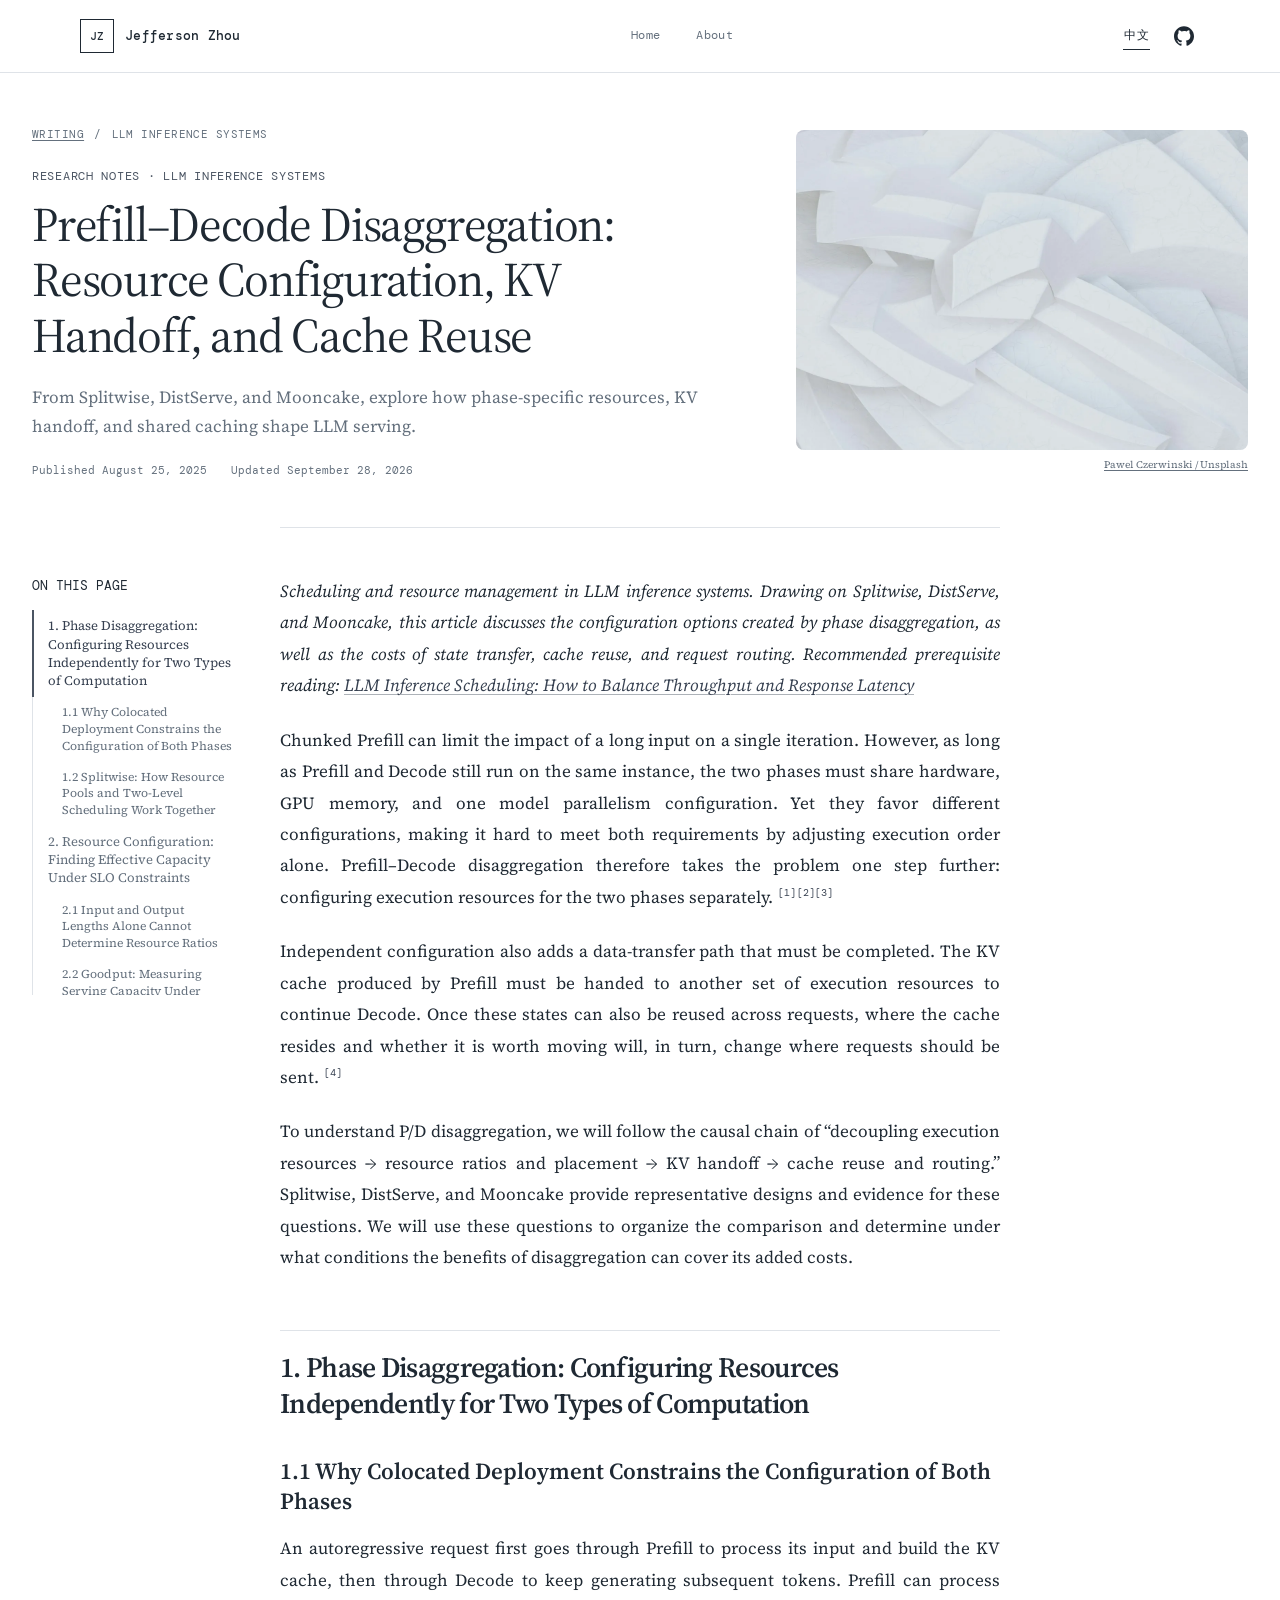
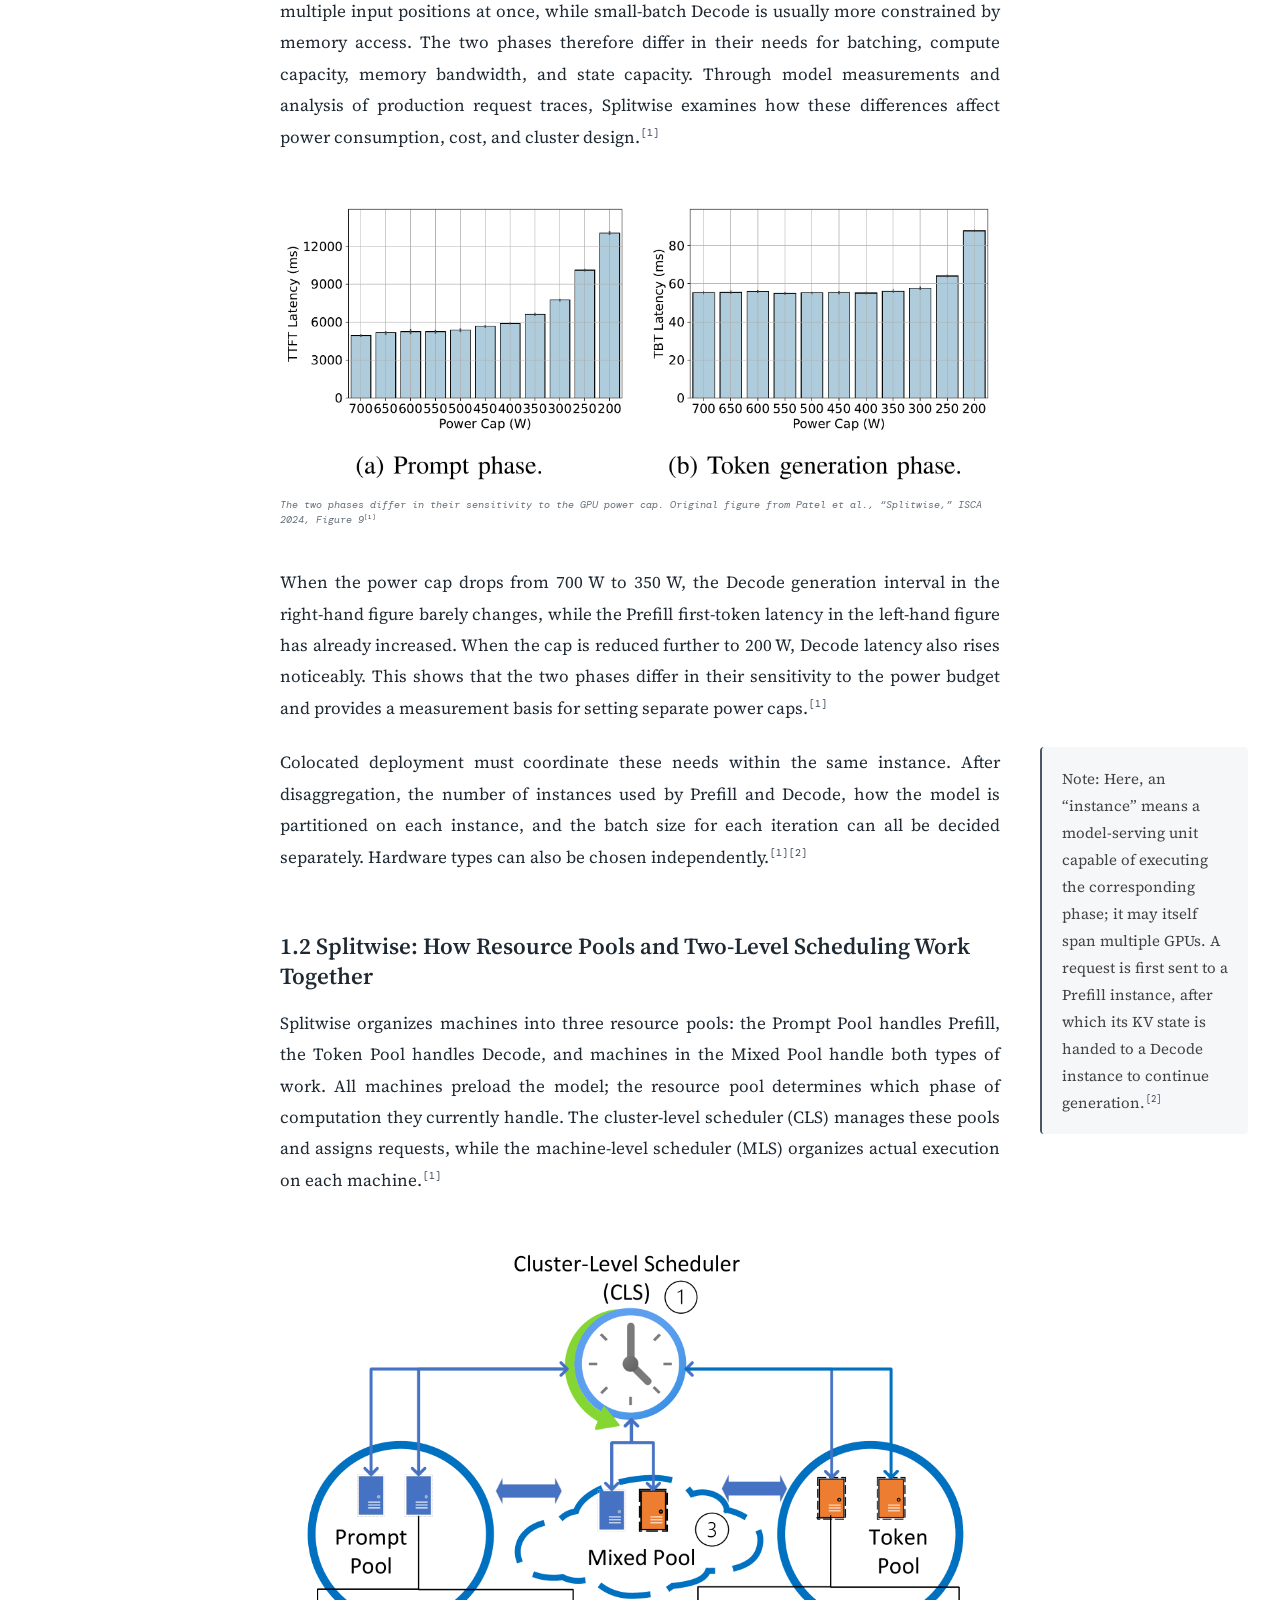
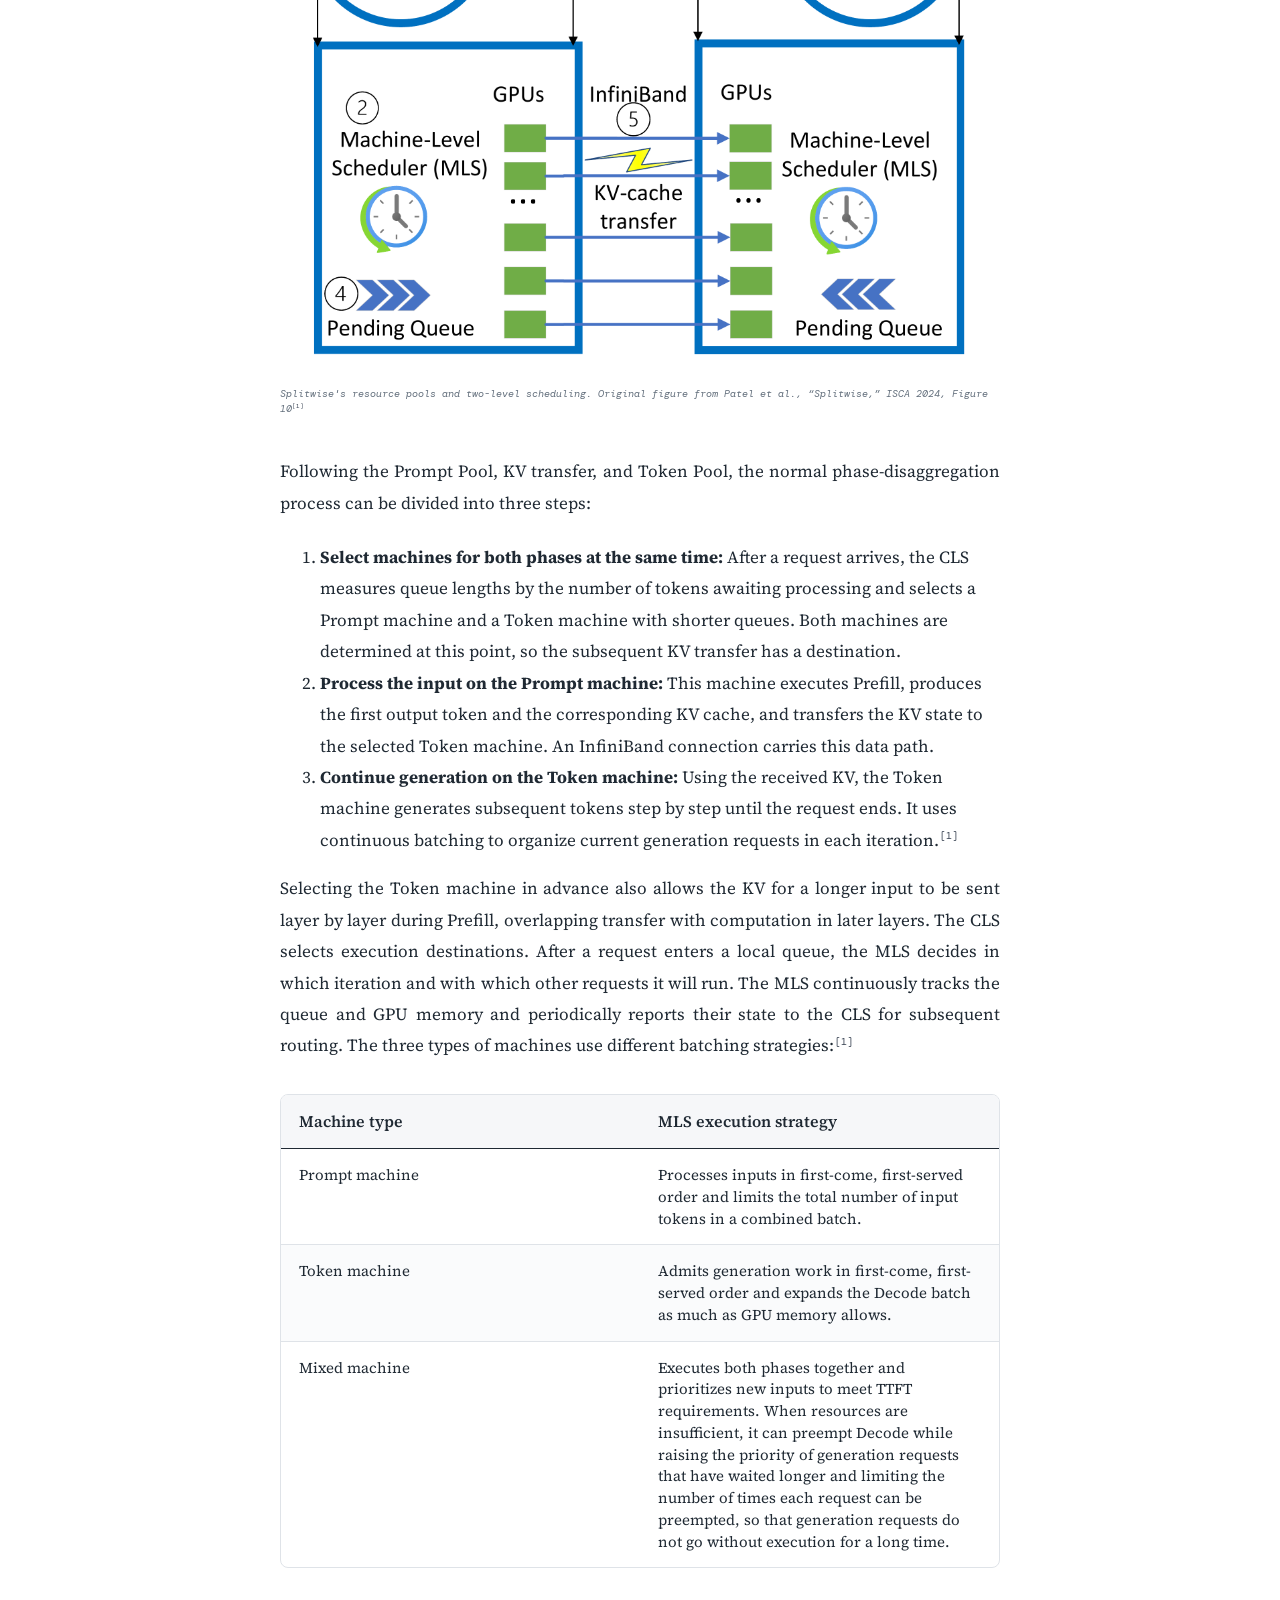
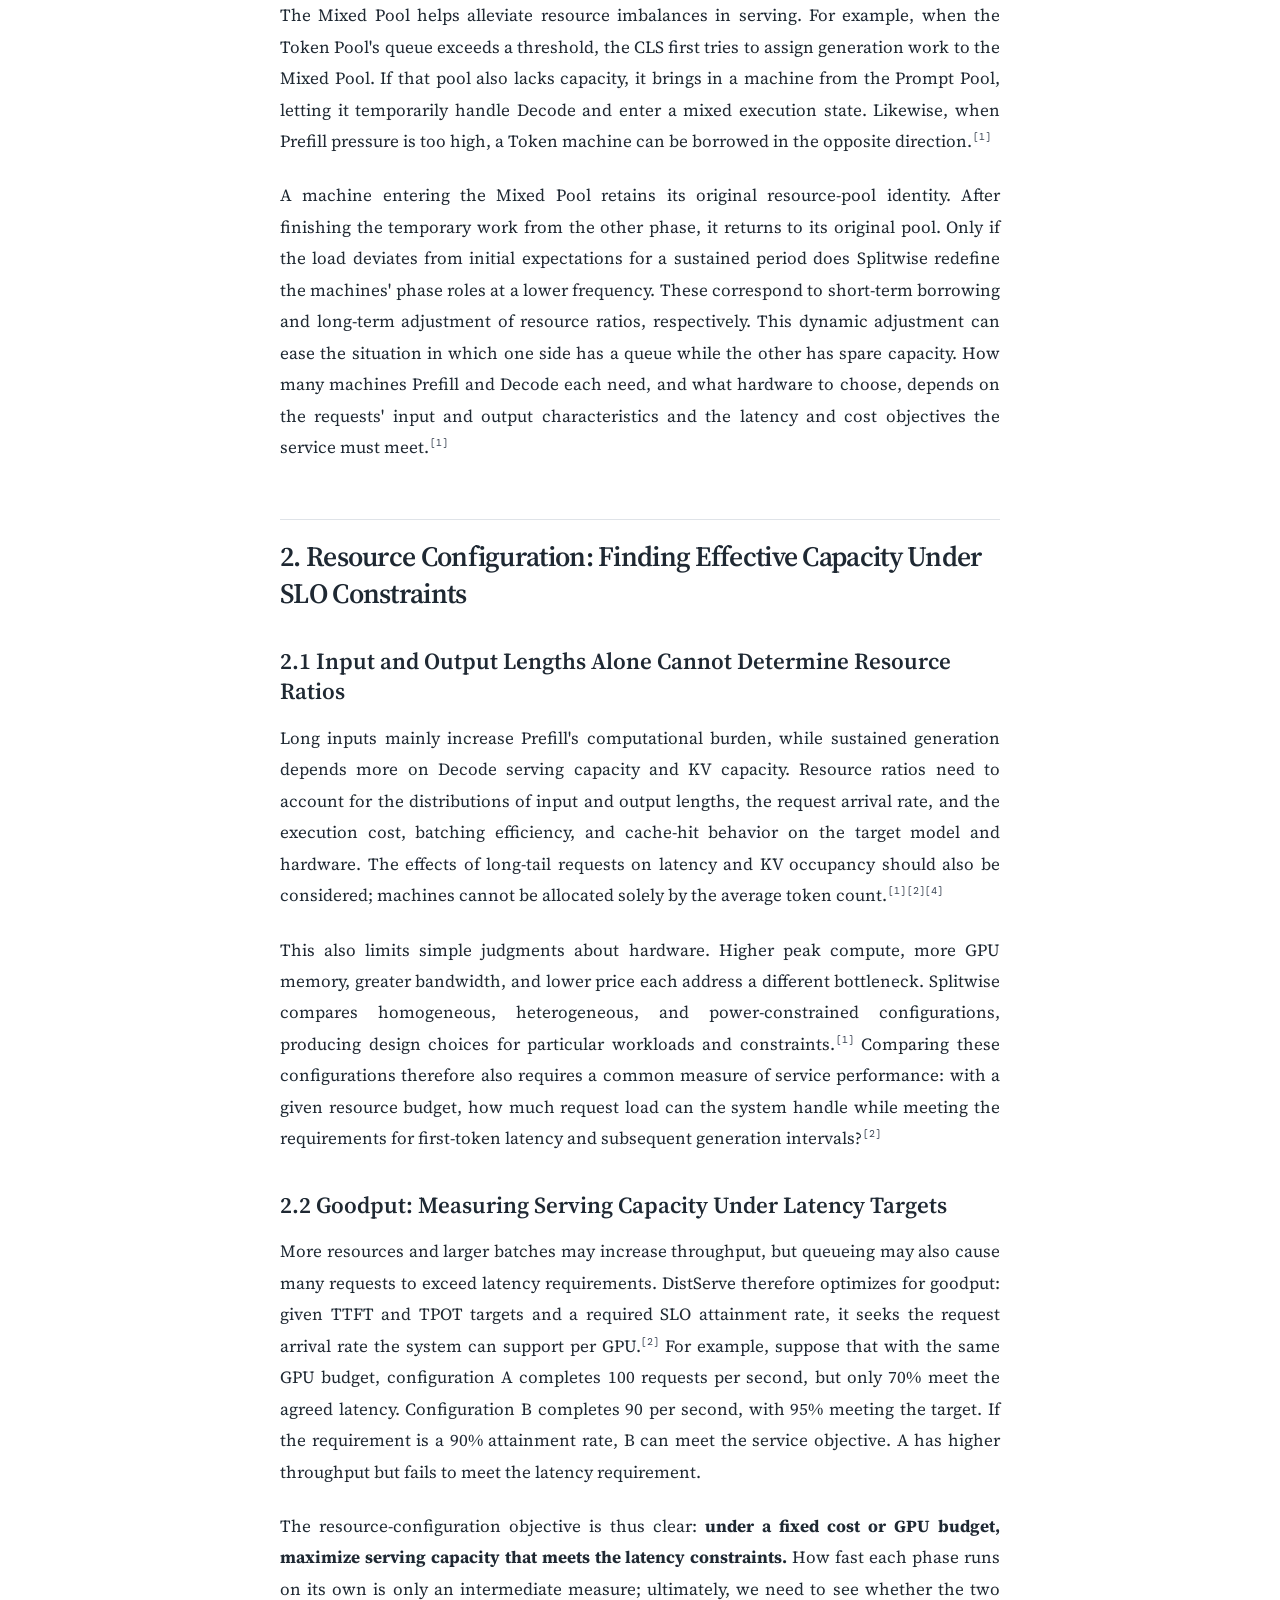
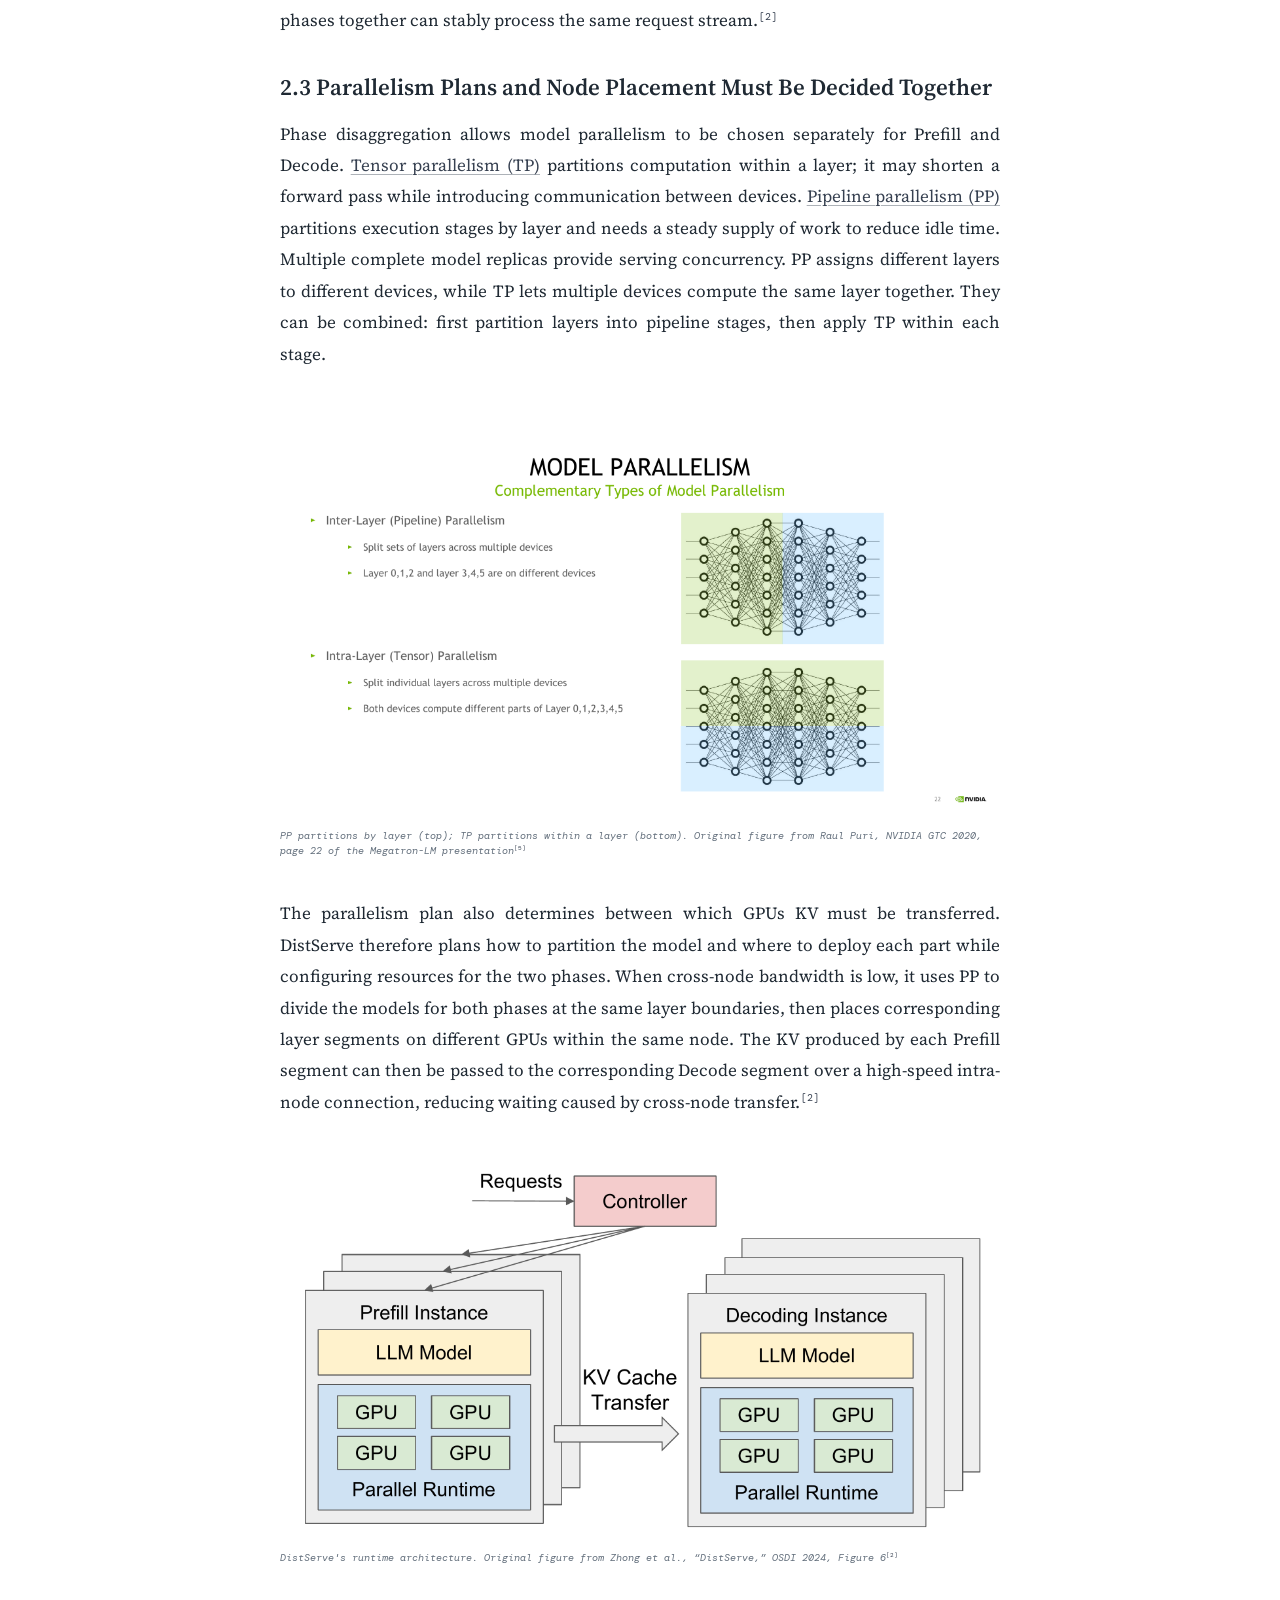
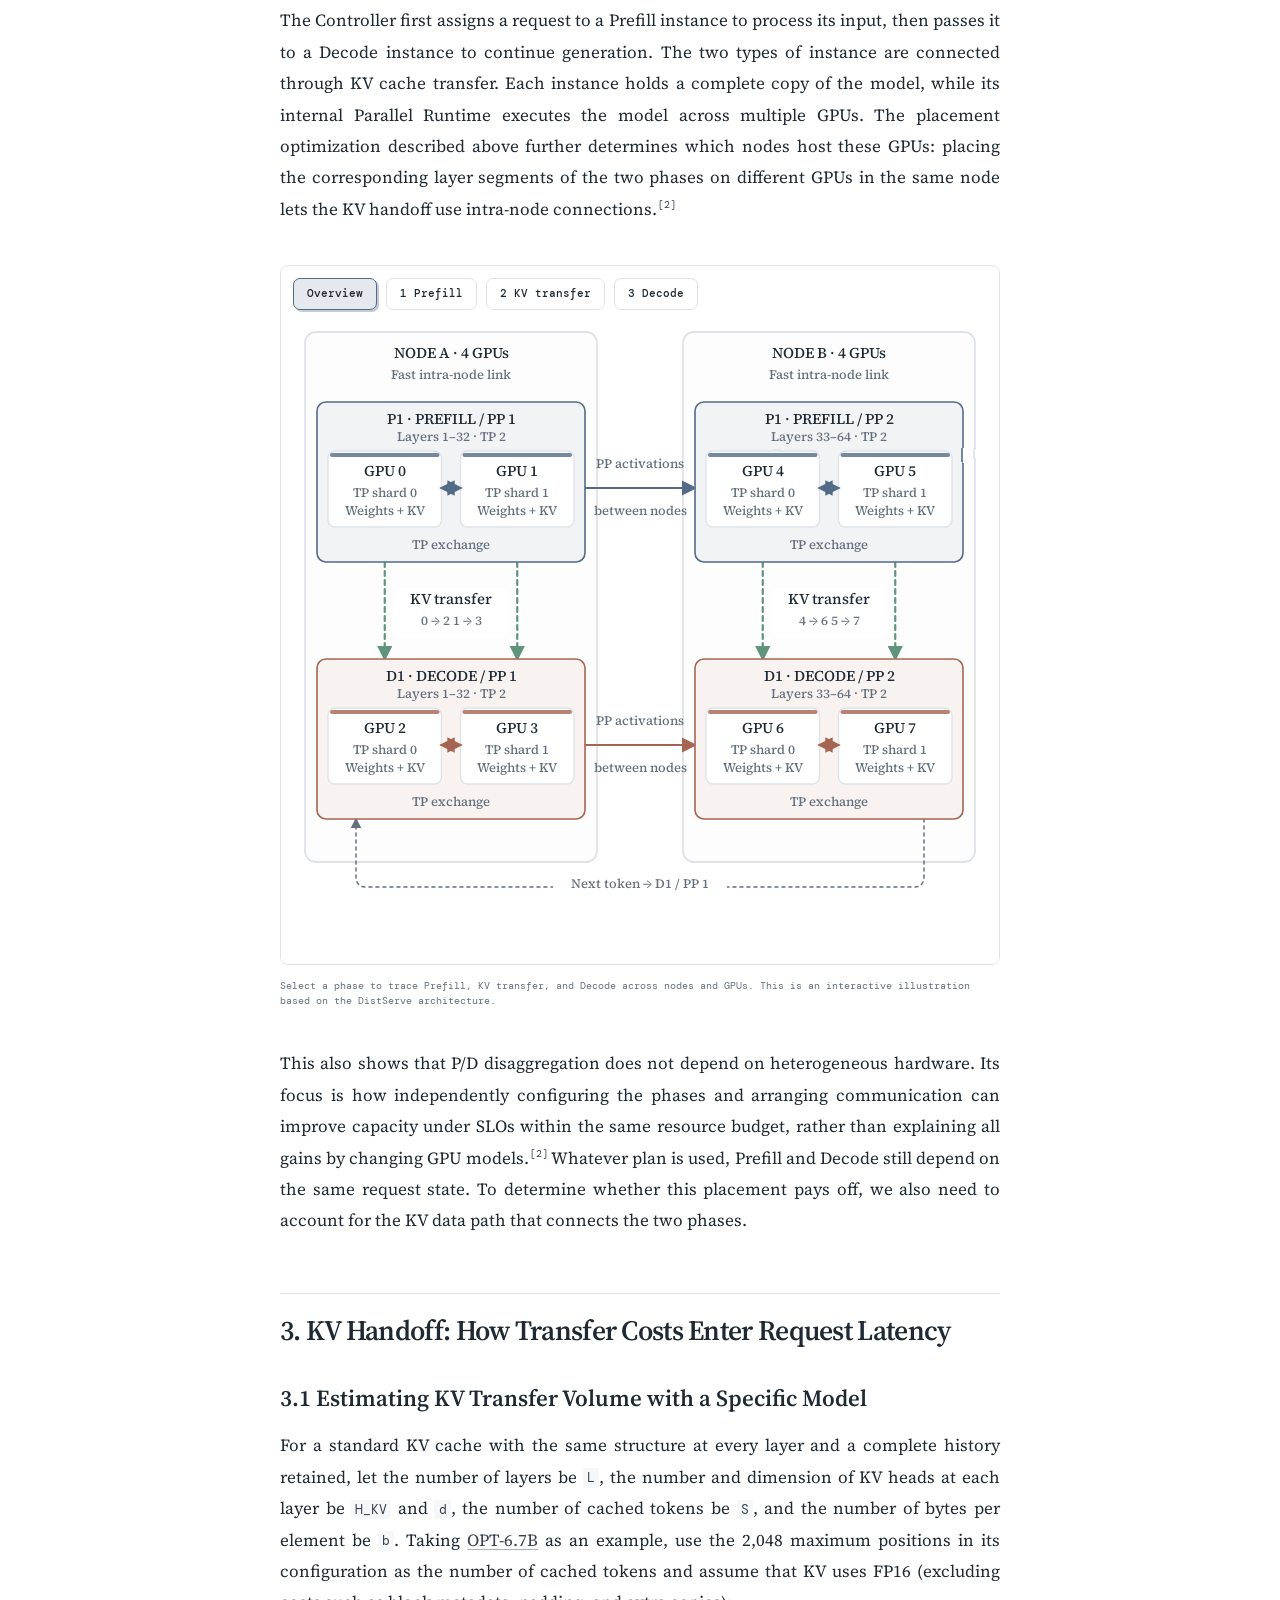
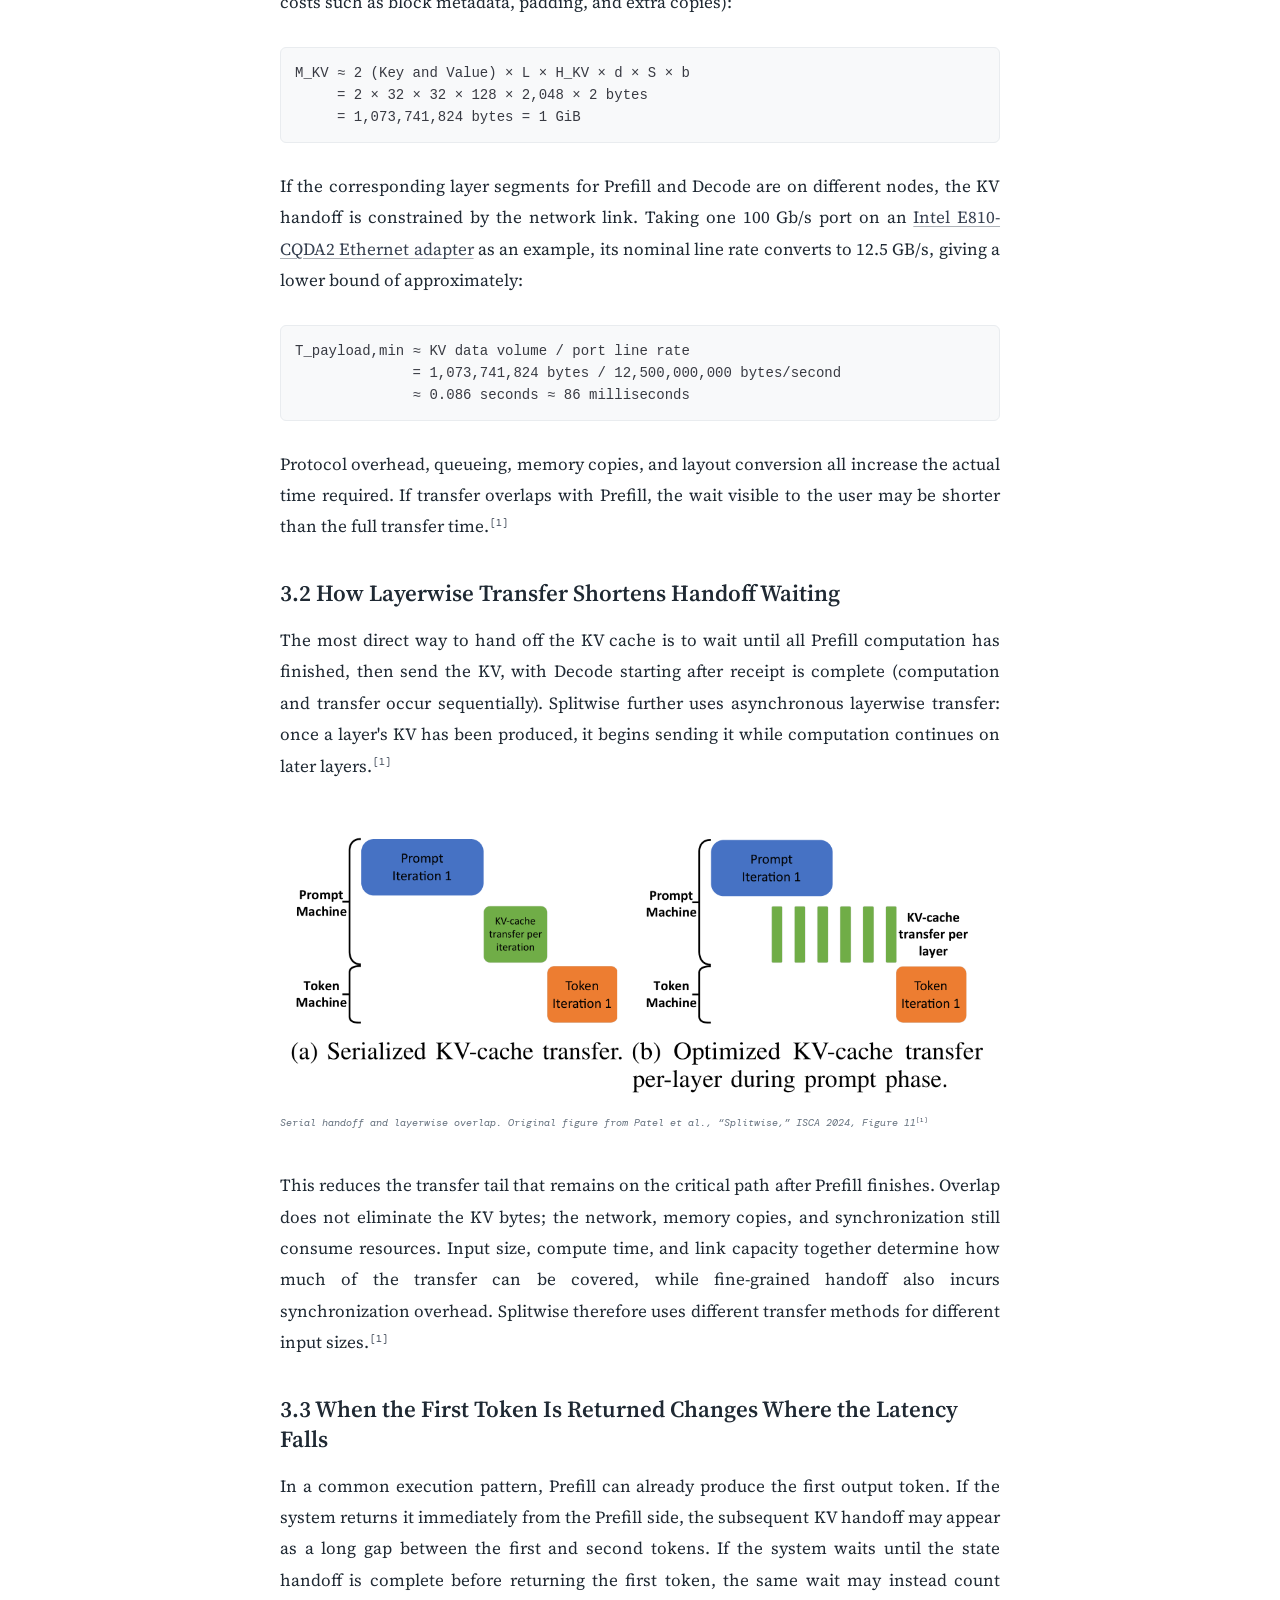
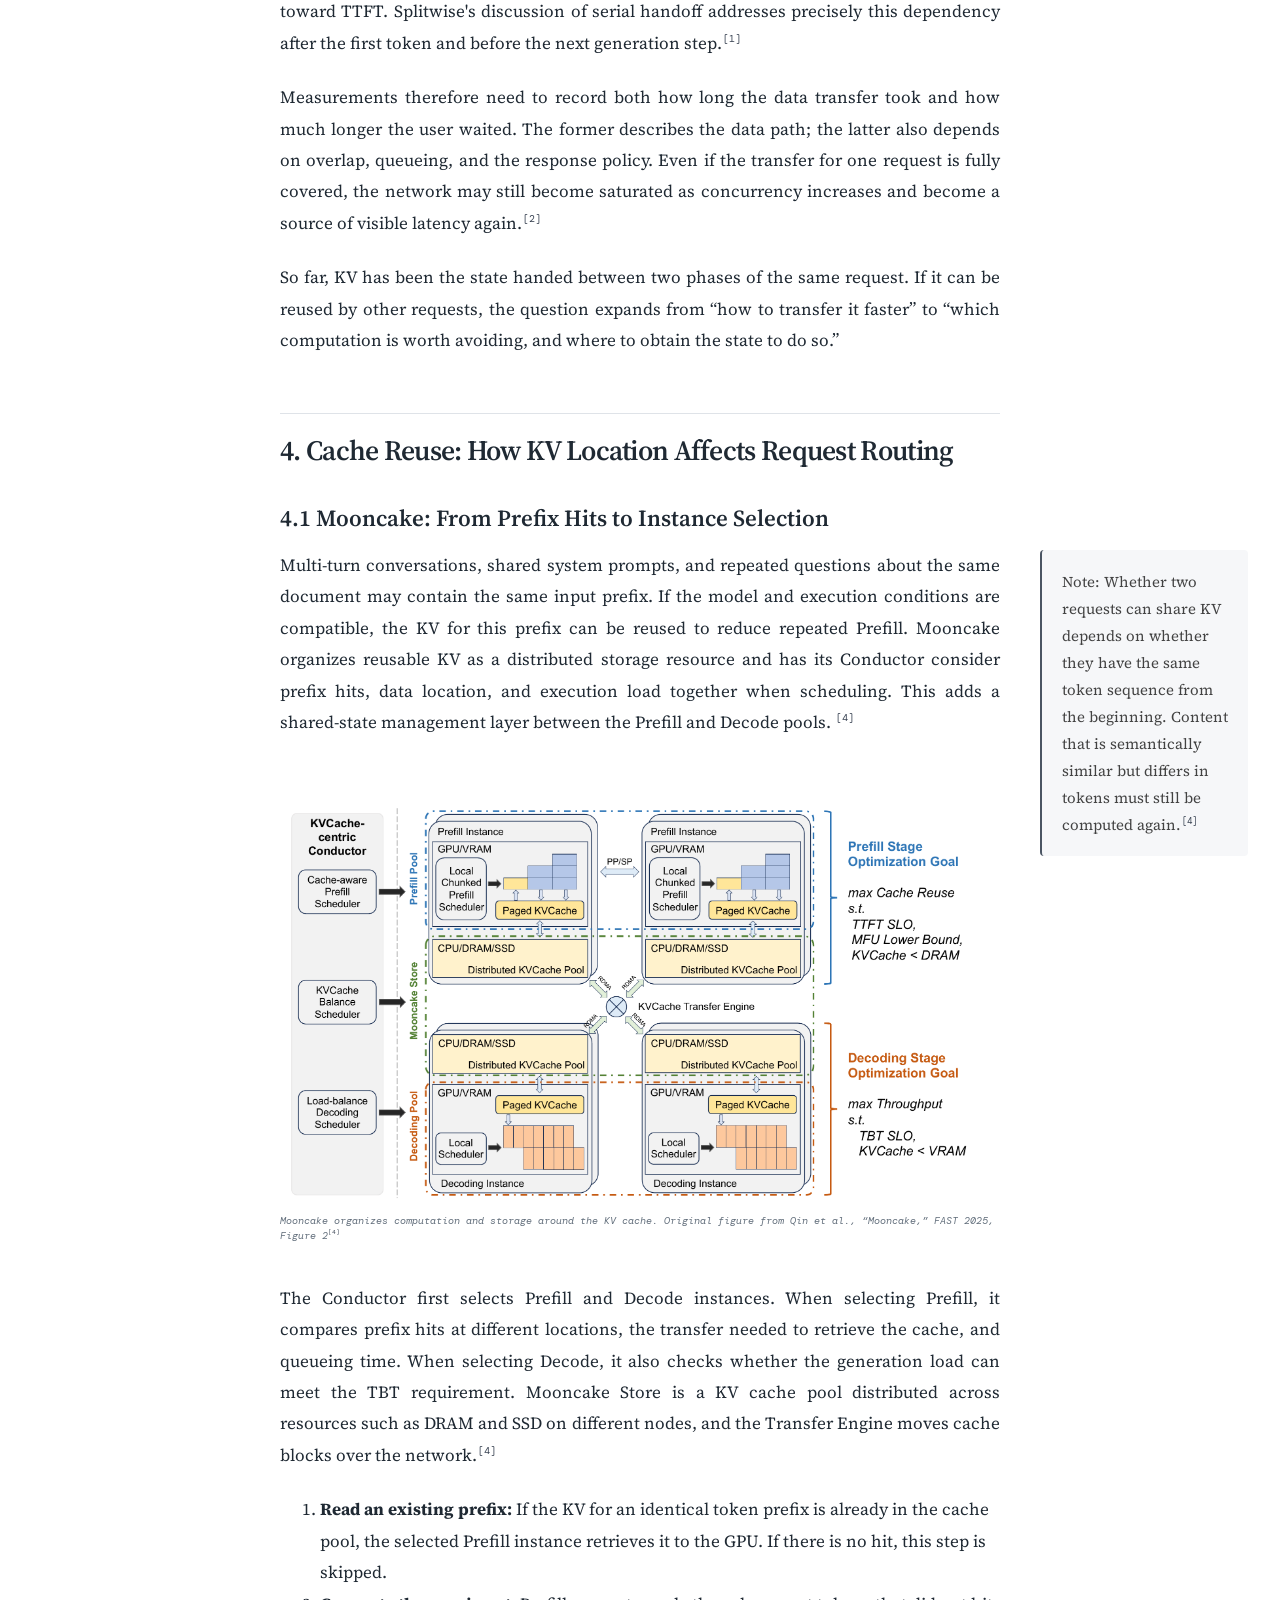
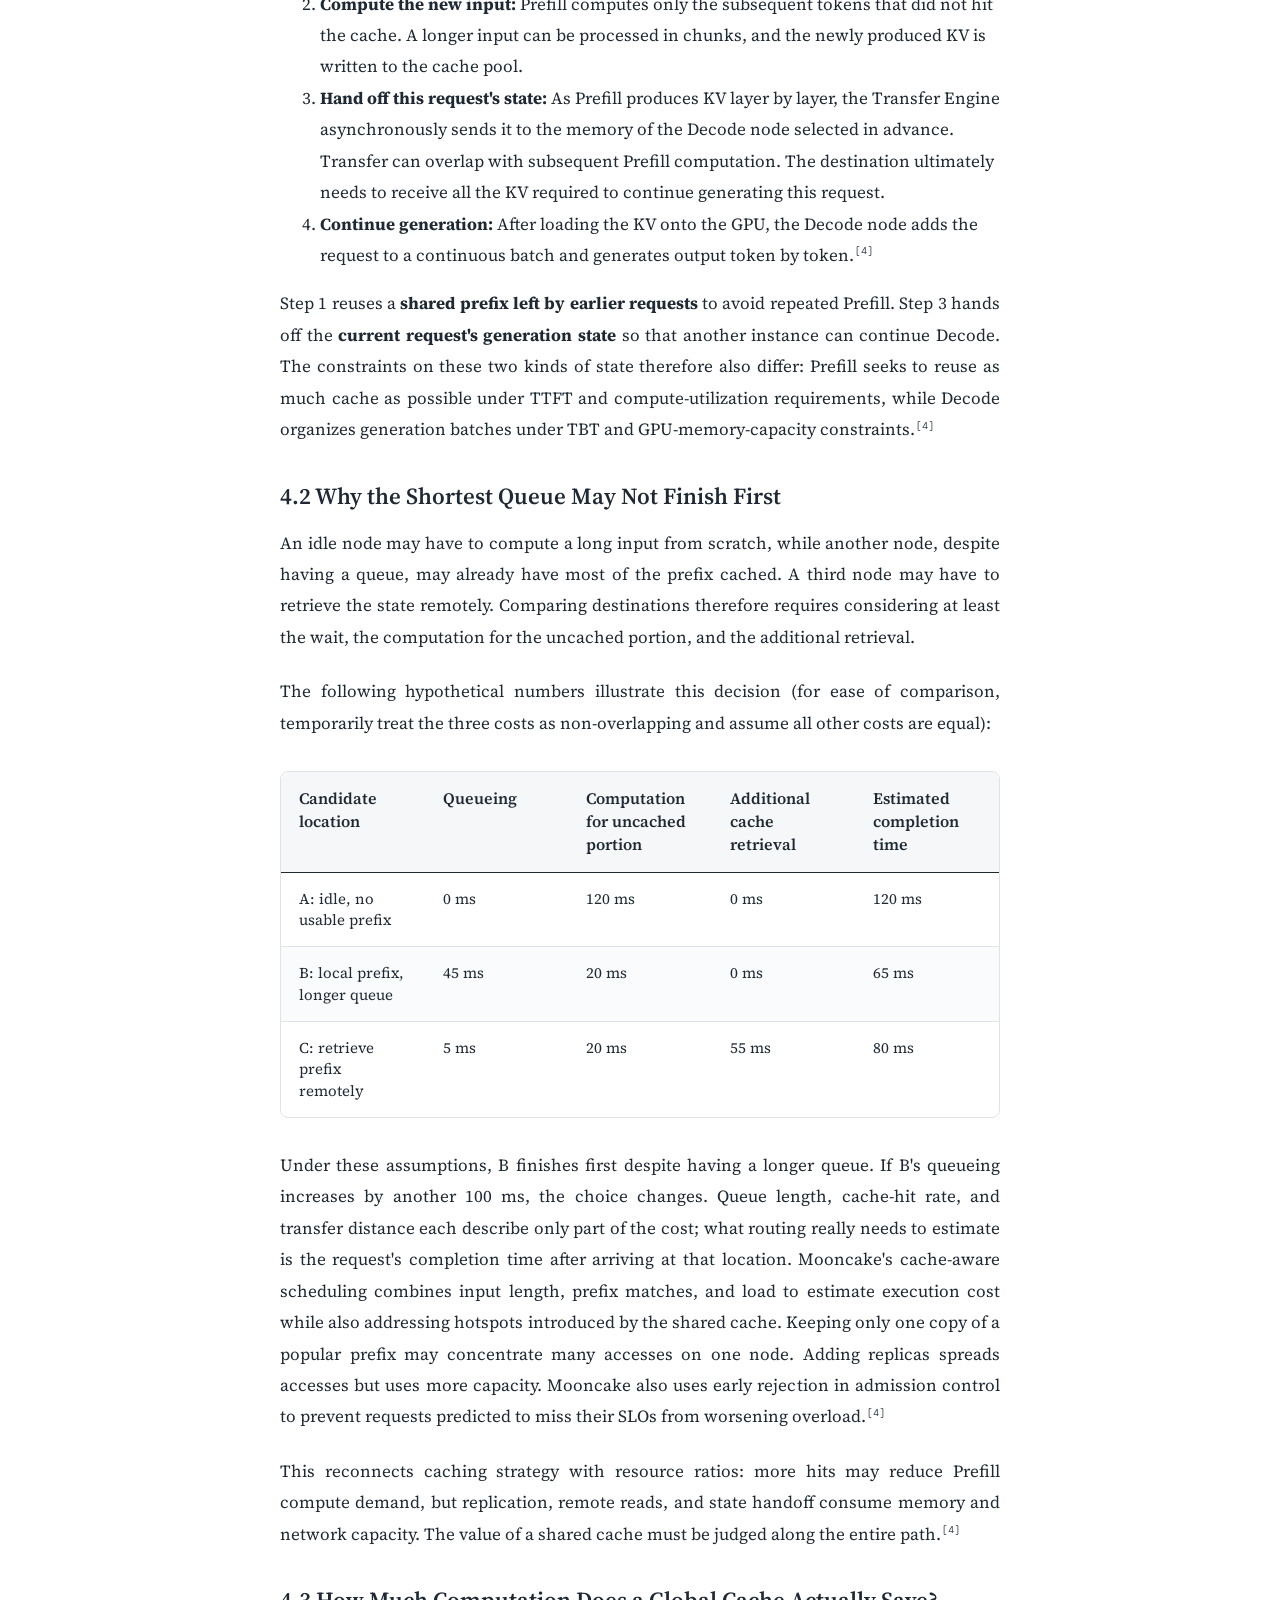
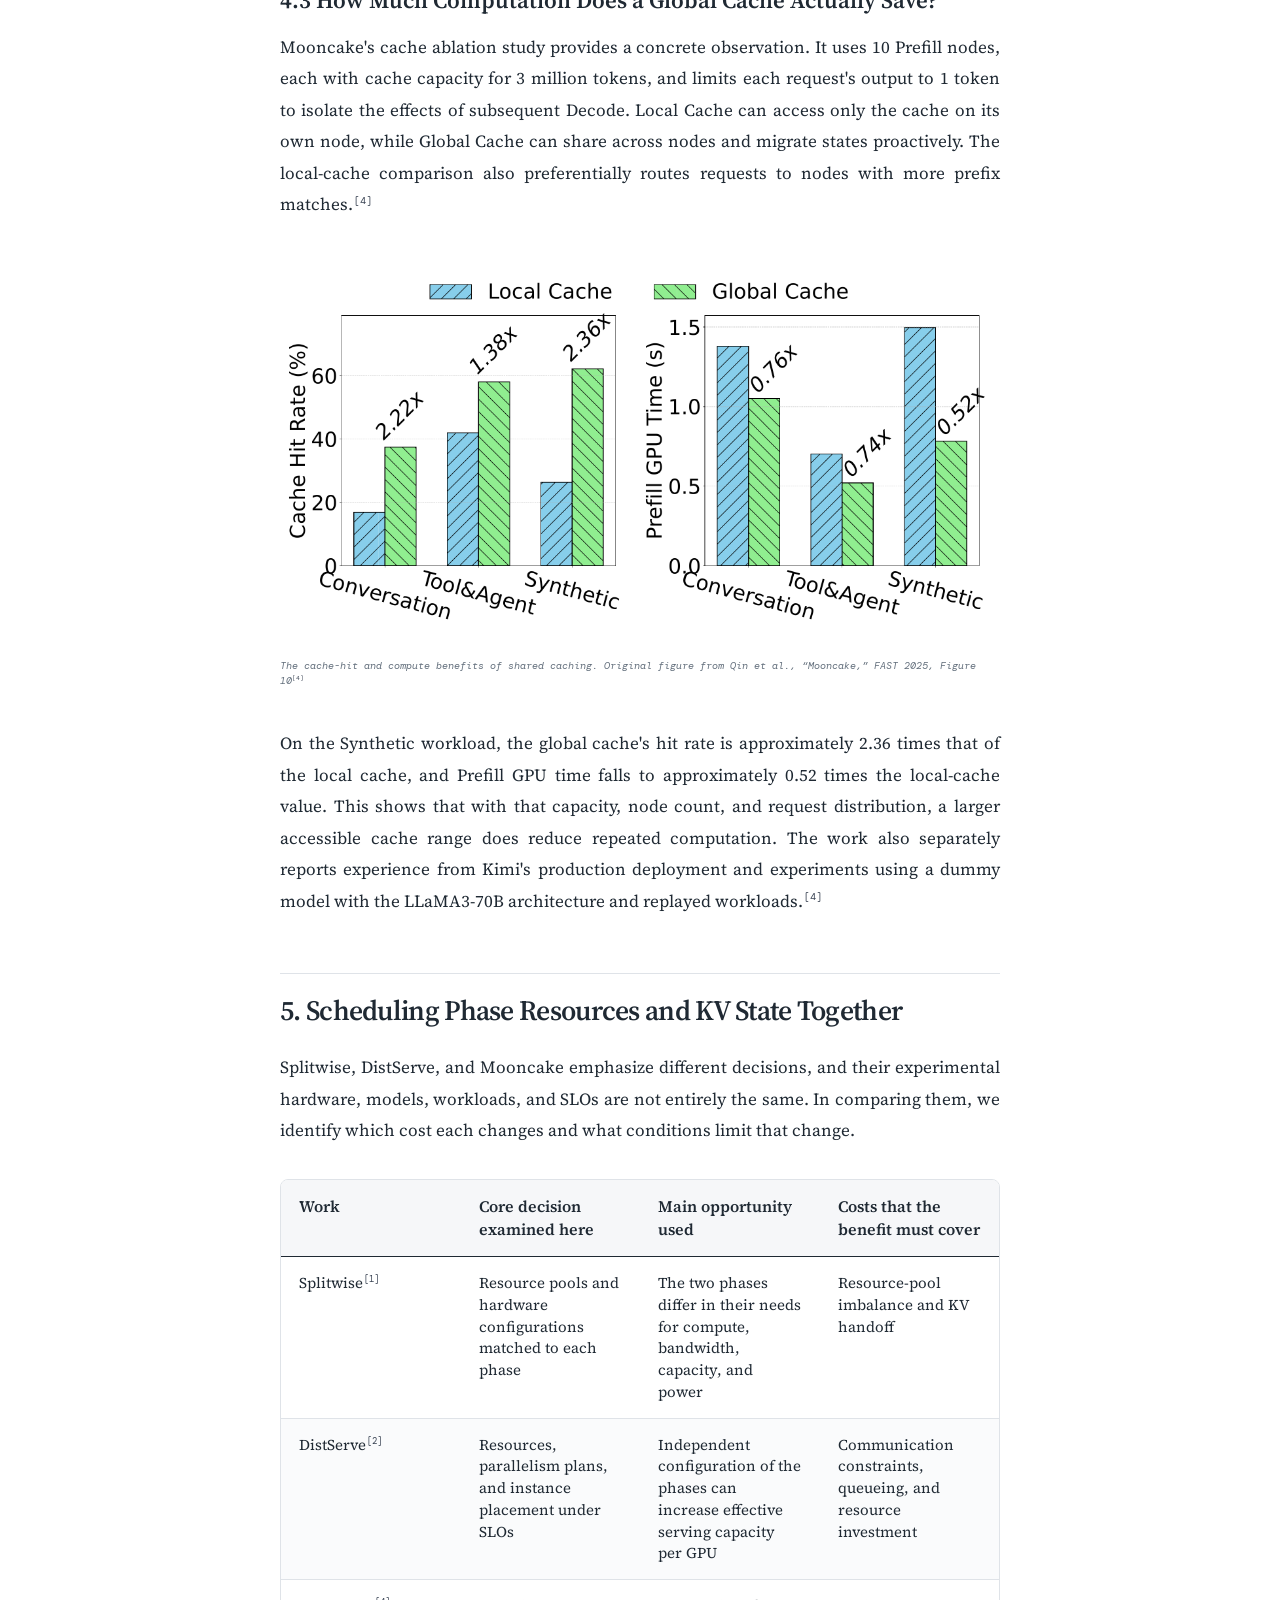
<file: articles/prefill-decode-disaggregation-en.html>
<!doctype html>
<html lang="en">
  <head>
    <meta charset="utf-8" />
    <meta name="viewport" content="width=device-width, initial-scale=1" />
    <meta name="description" content="From Splitwise, DistServe, and Mooncake, explore how phase-specific resources, KV handoff, and shared caching shape LLM serving." />
    <meta property="article:published_time" content="2025-08-25" />
    <meta property="article:modified_time" content="2026-09-28" />
    <meta name="theme-color" content="#ffffff" />
    <title>Prefill–Decode Disaggregation: Resource Configuration, KV Handoff, and Cache Reuse — Jefferson Zhou</title>
    <link rel="alternate" hreflang="zh-CN" href="prefill-decode-disaggregation.html" />
    <link rel="preconnect" href="https://fonts.googleapis.com" />
    <link rel="preconnect" href="https://fonts.gstatic.com" crossorigin />
    <link href="https://fonts.googleapis.com/css2?family=DM+Mono:wght@400;500&amp;family=Source+Serif+4:opsz,wght@8..60,400;8..60,600&amp;display=swap" rel="stylesheet" />
    <link rel="preload" as="image" href="../assets/covers/abstract-paper-sculpture.webp" fetchpriority="high" />
    <link rel="stylesheet" href="../styles.css?v=20260929-2" />
    <script src="../main.js?v=20260929-2" defer></script>
  </head>
  <body data-page="article" data-article-language="en" data-language-url-zh="prefill-decode-disaggregation.html">
    <div id="reading-progress" aria-hidden="true"></div>
    <a class="skip-link" href="#article-content" data-en="Skip to article" data-zh="跳到正文">Skip to article</a>

    <header class="site-header">
      <div class="shell header-inner">
        <a class="wordmark" href="../index.html" aria-label="Jefferson Zhou, home">
          <span class="wordmark-mark" aria-hidden="true">JZ</span>
          <span>Jefferson Zhou</span>
        </a>
        <button class="menu-toggle" type="button" aria-expanded="false" aria-controls="site-nav" data-en="Menu" data-zh="菜单">Menu</button>
        <nav id="site-nav" class="site-nav" aria-label="Primary navigation">
          <a href="../index.html" data-en="Home" data-zh="首页">Home</a>
          <a href="../about.html" data-en="About" data-zh="关于">About</a>
        </nav>
        <div class="header-actions">
          <button class="language-toggle" type="button" aria-label="切换为中文">中文</button>
          <a class="header-github" href="https://github.com/Jefferson-Zhou" target="_blank" rel="noopener noreferrer" aria-label="Jefferson Zhou on GitHub" title="GitHub"><svg viewBox="0 0 24 24" fill="currentColor" aria-hidden="true" focusable="false"><path d="M12 .297C5.37.297 0 5.67 0 12.297c0 5.303 3.438 9.8 8.205 11.385.6.113.82-.258.82-.577 0-.285-.01-1.04-.015-2.04-3.338.724-4.043-1.61-4.043-1.61-.546-1.387-1.333-1.756-1.333-1.756-1.087-.744.084-.729.084-.729 1.205.084 1.838 1.236 1.838 1.236 1.07 1.835 2.809 1.305 3.495.998.108-.776.418-1.305.762-1.605-2.665-.304-5.467-1.334-5.467-5.93 0-1.31.469-2.381 1.236-3.221-.124-.303-.536-1.524.117-3.176 0 0 1.008-.322 3.301 1.23a11.52 11.52 0 0 1 3.003-.404c1.02.005 2.047.138 3.006.404 2.291-1.552 3.297-1.23 3.297-1.23.655 1.652.243 2.873.12 3.176.77.84 1.235 1.911 1.235 3.221 0 4.609-2.807 5.624-5.479 5.921.43.372.823 1.102.823 2.222 0 1.606-.015 2.898-.015 3.293 0 .322.216.694.825.576C20.565 22.092 24 17.592 24 12.297 24 5.67 18.627.297 12 .297Z" /></svg></a>
        </div>
      </div>
    </header>

    <main>
      <article class="article-page" lang="en">
        <header class="article-header shell">
          <div class="article-header-copy">
            <nav class="article-breadcrumb" aria-label="Breadcrumb">
              <a href="../index.html" data-en="Writing" data-zh="写作">Writing</a>
              <span aria-hidden="true">/</span>
              <span>LLM inference systems</span>
            </nav>

            <p class="eyebrow">Research notes · LLM inference systems</p>
            <h1>Prefill–Decode Disaggregation: Resource Configuration, KV Handoff, and Cache Reuse</h1>
            <p class="article-subtitle">From Splitwise, DistServe, and Mooncake, explore how phase-specific resources, KV handoff, and shared caching shape LLM serving.</p>
            <p class="article-meta">
              <time datetime="2025-08-25">Published August 25, 2025</time>
              <time datetime="2026-09-28">Updated September 28, 2026</time>
            </p>
          </div>
          <figure class="article-header-cover">
            <img src="../assets/covers/abstract-paper-sculpture.webp" width="1400" height="933" alt="" fetchpriority="high" />
            <figcaption><a href="https://unsplash.com/photos/jgwvXn8DHRE" target="_blank" rel="noopener noreferrer">Pawel Czerwinski / Unsplash</a></figcaption>
          </figure>
        </header>

        <div id="article-content" class="article-content">
<p><em>Scheduling and resource management in LLM inference systems. Drawing on Splitwise, DistServe, and Mooncake, this article discusses the configuration options created by phase disaggregation, as well as the costs of state transfer, cache reuse, and request routing. Recommended prerequisite reading: <a href="llm-inference-scheduling-en.html">LLM Inference Scheduling: How to Balance Throughput and Response Latency</a></em></p>
<p>Chunked Prefill can limit the impact of a long input on a single iteration. However, as long as Prefill and Decode still run on the same instance, the two phases must share hardware, GPU memory, and one model parallelism configuration. Yet they favor different configurations, making it hard to meet both requirements by adjusting execution order alone. Prefill–Decode disaggregation therefore takes the problem one step further: configuring execution resources for the two phases separately. <sup class="citation"><a id="cite-1" href="#ref-1" aria-label="Go to reference 1">[1]</a></sup><sup class="citation"><a id="cite-2" href="#ref-2" aria-label="Go to reference 2">[2]</a></sup><sup class="citation"><a id="cite-3" href="#ref-3" aria-label="Go to reference 3">[3]</a></sup></p>
<p>Independent configuration also adds a data-transfer path that must be completed. The KV cache produced by Prefill must be handed to another set of execution resources to continue Decode. Once these states can also be reused across requests, where the cache resides and whether it is worth moving will, in turn, change where requests should be sent. <sup class="citation"><a id="cite-4" href="#ref-4" aria-label="Go to reference 4">[4]</a></sup></p>
<p>To understand P/D disaggregation, we will follow the causal chain of “decoupling execution resources → resource ratios and placement → KV handoff → cache reuse and routing.” Splitwise, DistServe, and Mooncake provide representative designs and evidence for these questions. We will use these questions to organize the comparison and determine under what conditions the benefits of disaggregation can cover its added costs.</p>
<section aria-labelledby="section-1"><h2 id="section-1" data-outline>1. Phase Disaggregation: Configuring Resources Independently for Two Types of Computation</h2>
<h3 id="section-1-1" data-outline>1.1 Why Colocated Deployment Constrains the Configuration of Both Phases</h3>
<p>An autoregressive request first goes through Prefill to process its input and build the KV cache, then through Decode to keep generating subsequent tokens. Prefill can process multiple input positions at once, while small-batch Decode is usually more constrained by memory access. The two phases therefore differ in their needs for batching, compute capacity, memory bandwidth, and state capacity. Through model measurements and analysis of production request traces, Splitwise examines how these differences affect power consumption, cost, and cluster design.<sup class="citation"><a id="cite-1-2" href="#ref-1" aria-label="Go to reference 1">[1]</a></sup></p>
<figure class="article-figure"><img src="../assets/articles/prefill-decode-disaggregation/splitwise-fig9.webp" width="2200" height="889" alt="Splitwise measures the effects of the GPU power cap on Prefill first-token latency and Decode generation intervals" loading="eager" decoding="async" /><figcaption><em>The two phases differ in their sensitivity to the GPU power cap. Original figure from Patel et al., “Splitwise,” ISCA 2024, Figure 9</em><sup class="citation"><a id="cite-1-3" href="#ref-1" aria-label="Go to reference 1">[1]</a></sup></figcaption></figure>
<p>When the power cap drops from 700 W to 350 W, the Decode generation interval in the right-hand figure barely changes, while the Prefill first-token latency in the left-hand figure has already increased. When the cap is reduced further to 200 W, Decode latency also rises noticeably. This shows that the two phases differ in their sensitivity to the power budget and provides a measurement basis for setting separate power caps.<sup class="citation"><a id="cite-1-4" href="#ref-1" aria-label="Go to reference 1">[1]</a></sup></p>
<p>Colocated deployment must coordinate these needs within the same instance. After disaggregation, the number of instances used by Prefill and Decode, how the model is partitioned on each instance, and the batch size for each iteration can all be decided separately. Hardware types can also be chosen independently.<sup class="citation"><a id="cite-1-5" href="#ref-1" aria-label="Go to reference 1">[1]</a></sup><sup class="citation"><a id="cite-2-2" href="#ref-2" aria-label="Go to reference 2">[2]</a></sup></p>
<aside class="article-note"><p>Note: Here, an “instance” means a model-serving unit capable of executing the corresponding phase; it may itself span multiple GPUs. A request is first sent to a Prefill instance, after which its KV state is handed to a Decode instance to continue generation.<sup class="citation"><a id="cite-2-3" href="#ref-2" aria-label="Go to reference 2">[2]</a></sup></p>
</aside>
<h3 id="section-1-2" data-outline>1.2 Splitwise: How Resource Pools and Two-Level Scheduling Work Together</h3>
<p>Splitwise organizes machines into three resource pools: the Prompt Pool handles Prefill, the Token Pool handles Decode, and machines in the Mixed Pool handle both types of work. All machines preload the model; the resource pool determines which phase of computation they currently handle. The cluster-level scheduler (CLS) manages these pools and assigns requests, while the machine-level scheduler (MLS) organizes actual execution on each machine.<sup class="citation"><a id="cite-1-6" href="#ref-1" aria-label="Go to reference 1">[1]</a></sup></p>
<figure class="article-figure"><img src="../assets/articles/prefill-decode-disaggregation/splitwise-fig10.webp" width="2150" height="2200" alt="In Splitwise, the cluster-level scheduler manages Prompt, Token, and Mixed resource pools, machine-level schedulers handle local batching, and KV moves from the Prompt side to the Token side" loading="eager" decoding="async" /><figcaption><em>Splitwise's resource pools and two-level scheduling. Original figure from Patel et al., “Splitwise,” ISCA 2024, Figure 10</em><sup class="citation"><a id="cite-1-7" href="#ref-1" aria-label="Go to reference 1">[1]</a></sup></figcaption></figure>
<p>Following the Prompt Pool, KV transfer, and Token Pool, the normal phase-disaggregation process can be divided into three steps:</p>
<ol type="1"><li><strong>Select machines for both phases at the same time:</strong> After a request arrives, the CLS measures queue lengths by the number of tokens awaiting processing and selects a Prompt machine and a Token machine with shorter queues. Both machines are determined at this point, so the subsequent KV transfer has a destination.</li><li><strong>Process the input on the Prompt machine:</strong> This machine executes Prefill, produces the first output token and the corresponding KV cache, and transfers the KV state to the selected Token machine. An InfiniBand connection carries this data path.</li><li><strong>Continue generation on the Token machine:</strong> Using the received KV, the Token machine generates subsequent tokens step by step until the request ends. It uses continuous batching to organize current generation requests in each iteration.<sup class="citation"><a id="cite-1-8" href="#ref-1" aria-label="Go to reference 1">[1]</a></sup></li></ol>
<p>Selecting the Token machine in advance also allows the KV for a longer input to be sent layer by layer during Prefill, overlapping transfer with computation in later layers. The CLS selects execution destinations. After a request enters a local queue, the MLS decides in which iteration and with which other requests it will run. The MLS continuously tracks the queue and GPU memory and periodically reports their state to the CLS for subsequent routing. The three types of machines use different batching strategies:<sup class="citation"><a id="cite-1-9" href="#ref-1" aria-label="Go to reference 1">[1]</a></sup></p>
<div class="article-table-wrap"><table><colgroup><col style="width: 50%" /><col style="width: 50%" /></colgroup><thead><tr class="header"><th>Machine type</th><th>MLS execution strategy</th></tr></thead><tbody><tr class="odd"><td>Prompt machine</td><td>Processes inputs in first-come, first-served order and limits the total number of input tokens in a combined batch.</td></tr><tr class="even"><td>Token machine</td><td>Admits generation work in first-come, first-served order and expands the Decode batch as much as GPU memory allows.</td></tr><tr class="odd"><td>Mixed machine</td><td>Executes both phases together and prioritizes new inputs to meet TTFT requirements. When resources are insufficient, it can preempt Decode while raising the priority of generation requests that have waited longer and limiting the number of times each request can be preempted, so that generation requests do not go without execution for a long time.</td></tr></tbody></table></div>
<p>The Mixed Pool helps alleviate resource imbalances in serving. For example, when the Token Pool's queue exceeds a threshold, the CLS first tries to assign generation work to the Mixed Pool. If that pool also lacks capacity, it brings in a machine from the Prompt Pool, letting it temporarily handle Decode and enter a mixed execution state. Likewise, when Prefill pressure is too high, a Token machine can be borrowed in the opposite direction.<sup class="citation"><a id="cite-1-10" href="#ref-1" aria-label="Go to reference 1">[1]</a></sup></p>
<p>A machine entering the Mixed Pool retains its original resource-pool identity. After finishing the temporary work from the other phase, it returns to its original pool. Only if the load deviates from initial expectations for a sustained period does Splitwise redefine the machines' phase roles at a lower frequency. These correspond to short-term borrowing and long-term adjustment of resource ratios, respectively. This dynamic adjustment can ease the situation in which one side has a queue while the other has spare capacity. How many machines Prefill and Decode each need, and what hardware to choose, depends on the requests' input and output characteristics and the latency and cost objectives the service must meet.<sup class="citation"><a id="cite-1-11" href="#ref-1" aria-label="Go to reference 1">[1]</a></sup></p>
</section>
<section aria-labelledby="section-2"><h2 id="section-2" data-outline>2. Resource Configuration: Finding Effective Capacity Under SLO Constraints</h2>
<h3 id="section-2-1" data-outline>2.1 Input and Output Lengths Alone Cannot Determine Resource Ratios</h3>
<p>Long inputs mainly increase Prefill's computational burden, while sustained generation depends more on Decode serving capacity and KV capacity. Resource ratios need to account for the distributions of input and output lengths, the request arrival rate, and the execution cost, batching efficiency, and cache-hit behavior on the target model and hardware. The effects of long-tail requests on latency and KV occupancy should also be considered; machines cannot be allocated solely by the average token count.<sup class="citation"><a id="cite-1-12" href="#ref-1" aria-label="Go to reference 1">[1]</a></sup><sup class="citation"><a id="cite-2-4" href="#ref-2" aria-label="Go to reference 2">[2]</a></sup><sup class="citation"><a id="cite-4-2" href="#ref-4" aria-label="Go to reference 4">[4]</a></sup></p>
<p>This also limits simple judgments about hardware. Higher peak compute, more GPU memory, greater bandwidth, and lower price each address a different bottleneck. Splitwise compares homogeneous, heterogeneous, and power-constrained configurations, producing design choices for particular workloads and constraints.<sup class="citation"><a id="cite-1-13" href="#ref-1" aria-label="Go to reference 1">[1]</a></sup> Comparing these configurations therefore also requires a common measure of service performance: with a given resource budget, how much request load can the system handle while meeting the requirements for first-token latency and subsequent generation intervals?<sup class="citation"><a id="cite-2-5" href="#ref-2" aria-label="Go to reference 2">[2]</a></sup></p>
<h3 id="section-2-2" data-outline>2.2 Goodput: Measuring Serving Capacity Under Latency Targets</h3>
<p>More resources and larger batches may increase throughput, but queueing may also cause many requests to exceed latency requirements. DistServe therefore optimizes for goodput: given TTFT and TPOT targets and a required SLO attainment rate, it seeks the request arrival rate the system can support per GPU.<sup class="citation"><a id="cite-2-6" href="#ref-2" aria-label="Go to reference 2">[2]</a></sup> For example, suppose that with the same GPU budget, configuration A completes 100 requests per second, but only 70% meet the agreed latency. Configuration B completes 90 per second, with 95% meeting the target. If the requirement is a 90% attainment rate, B can meet the service objective. A has higher throughput but fails to meet the latency requirement.</p>
<p>The resource-configuration objective is thus clear: <strong>under a fixed cost or GPU budget, maximize serving capacity that meets the latency constraints.</strong> How fast each phase runs on its own is only an intermediate measure; ultimately, we need to see whether the two phases together can stably process the same request stream.<sup class="citation"><a id="cite-2-7" href="#ref-2" aria-label="Go to reference 2">[2]</a></sup></p>
<h3 id="section-2-3" data-outline>2.3 Parallelism Plans and Node Placement Must Be Decided Together</h3>
<p>Phase disaggregation allows model parallelism to be chosen separately for Prefill and Decode. <a href="https://arxiv.org/pdf/1909.08053">Tensor parallelism (TP)</a> partitions computation within a layer; it may shorten a forward pass while introducing communication between devices. <a href="https://arxiv.org/abs/1811.06965">Pipeline parallelism (PP)</a> partitions execution stages by layer and needs a steady supply of work to reduce idle time. Multiple complete model replicas provide serving concurrency. PP assigns different layers to different devices, while TP lets multiple devices compute the same layer together. They can be combined: first partition layers into pipeline stages, then apply TP within each stage.</p>
<figure class="article-figure"><img src="../assets/articles/prefill-decode-disaggregation/megatron-gtc2020-tp-pp.webp" width="2200" height="1238" alt="Pipeline parallelism assigns earlier and later layers to different devices, while tensor parallelism partitions the computation of the same layer across multiple devices" loading="eager" decoding="async" /><figcaption><em>PP partitions by layer (top); TP partitions within a layer (bottom). Original figure from Raul Puri, NVIDIA GTC 2020, page 22 of the Megatron-LM presentation</em><sup class="citation"><a id="cite-5" href="#ref-5" aria-label="Go to reference 5">[5]</a></sup></figcaption></figure>
<p>The parallelism plan also determines between which GPUs KV must be transferred. DistServe therefore plans how to partition the model and where to deploy each part while configuring resources for the two phases. When cross-node bandwidth is low, it uses PP to divide the models for both phases at the same layer boundaries, then places corresponding layer segments on different GPUs within the same node. The KV produced by each Prefill segment can then be passed to the corresponding Decode segment over a high-speed intra-node connection, reducing waiting caused by cross-node transfer.<sup class="citation"><a id="cite-2-8" href="#ref-2" aria-label="Go to reference 2">[2]</a></sup></p>
<figure class="article-figure"><img src="../assets/articles/prefill-decode-disaggregation/distserve-fig6.webp" width="2200" height="1158" alt="DistServe runtime architecture: a controller coordinates Prefill and Decode instances, the two phases are connected by KV cache transfer, and each instance executes the model in parallel across multiple GPUs" loading="eager" decoding="async" /><figcaption><em>DistServe's runtime architecture. Original figure from Zhong et al., “DistServe,” OSDI 2024, Figure 6</em><sup class="citation"><a id="cite-2-9" href="#ref-2" aria-label="Go to reference 2">[2]</a></sup></figcaption></figure>
<p>The Controller first assigns a request to a Prefill instance to process its input, then passes it to a Decode instance to continue generation. The two types of instance are connected through KV cache transfer. Each instance holds a complete copy of the model, while its internal Parallel Runtime executes the model across multiple GPUs. The placement optimization described above further determines which nodes host these GPUs: placing the corresponding layer segments of the two phases on different GPUs in the same node lets the KV handoff use intra-node connections.<sup class="citation"><a id="cite-2-10" href="#ref-2" aria-label="Go to reference 2">[2]</a></sup></p>
<figure class="interactive-figure"><iframe src="../assets/articles/prefill-decode-disaggregation/distserve-gpu-placement.html?lang=en" title="Interactive DistServe Prefill and Decode GPU placement" width="720" height="700" loading="eager"></iframe><figcaption>Select a phase to trace Prefill, KV transfer, and Decode across nodes and GPUs. This is an interactive illustration based on the DistServe architecture.</figcaption></figure>
<p>This also shows that P/D disaggregation does not depend on heterogeneous hardware. Its focus is how independently configuring the phases and arranging communication can improve capacity under SLOs within the same resource budget, rather than explaining all gains by changing GPU models.<sup class="citation"><a id="cite-2-11" href="#ref-2" aria-label="Go to reference 2">[2]</a></sup> Whatever plan is used, Prefill and Decode still depend on the same request state. To determine whether this placement pays off, we also need to account for the KV data path that connects the two phases.</p>
</section>
<section aria-labelledby="section-3"><h2 id="section-3" data-outline>3. KV Handoff: How Transfer Costs Enter Request Latency</h2>
<h3 id="section-3-1" data-outline>3.1 Estimating KV Transfer Volume with a Specific Model</h3>
<p>For a standard KV cache with the same structure at every layer and a complete history retained, let the number of layers be <code>L</code>, the number and dimension of KV heads at each layer be <code>H_KV</code> and <code>d</code>, the number of cached tokens be <code>S</code>, and the number of bytes per element be <code>b</code>. Taking <a href="https://huggingface.co/facebook/opt-6.7b/blob/main/config.json">OPT-6.7B</a> as an example, use the 2,048 maximum positions in its configuration as the number of cached tokens and assume that KV uses FP16 (excluding costs such as block metadata, padding, and extra copies):</p>
<pre><code class="language-text">M_KV ≈ 2 (Key and Value) × L × H_KV × d × S × b
     = 2 × 32 × 32 × 128 × 2,048 × 2 bytes
     = 1,073,741,824 bytes = 1 GiB</code></pre>
<p>If the corresponding layer segments for Prefill and Decode are on different nodes, the KV handoff is constrained by the network link. Taking one 100 Gb/s port on an <a href="https://www.intel.com/content/www/us/en/products/sku/192558/intel-ethernet-network-adapter-e810cqda2/specifications.html">Intel E810-CQDA2 Ethernet adapter</a> as an example, its nominal line rate converts to 12.5 GB/s, giving a lower bound of approximately:</p>
<pre><code class="language-text">T_payload,min ≈ KV data volume / port line rate
              = 1,073,741,824 bytes / 12,500,000,000 bytes/second
              ≈ 0.086 seconds ≈ 86 milliseconds</code></pre>
<p>Protocol overhead, queueing, memory copies, and layout conversion all increase the actual time required. If transfer overlaps with Prefill, the wait visible to the user may be shorter than the full transfer time.<sup class="citation"><a id="cite-1-14" href="#ref-1" aria-label="Go to reference 1">[1]</a></sup></p>
<h3 id="section-3-2" data-outline>3.2 How Layerwise Transfer Shortens Handoff Waiting</h3>
<p>The most direct way to hand off the KV cache is to wait until all Prefill computation has finished, then send the KV, with Decode starting after receipt is complete (computation and transfer occur sequentially). Splitwise further uses asynchronous layerwise transfer: once a layer's KV has been produced, it begins sending it while computation continues on later layers.<sup class="citation"><a id="cite-1-15" href="#ref-1" aria-label="Go to reference 1">[1]</a></sup></p>
<figure class="article-figure"><img src="../assets/articles/prefill-decode-disaggregation/splitwise-fig11.webp" width="2200" height="856" alt="Splitwise compares two execution timelines: serial transfer of the complete KV after Prefill and layerwise transfer of KV during Prefill" loading="eager" decoding="async" /><figcaption><em>Serial handoff and layerwise overlap. Original figure from Patel et al., “Splitwise,” ISCA 2024, Figure 11</em><sup class="citation"><a id="cite-1-16" href="#ref-1" aria-label="Go to reference 1">[1]</a></sup></figcaption></figure>
<p>This reduces the transfer tail that remains on the critical path after Prefill finishes. Overlap does not eliminate the KV bytes; the network, memory copies, and synchronization still consume resources. Input size, compute time, and link capacity together determine how much of the transfer can be covered, while fine-grained handoff also incurs synchronization overhead. Splitwise therefore uses different transfer methods for different input sizes.<sup class="citation"><a id="cite-1-17" href="#ref-1" aria-label="Go to reference 1">[1]</a></sup></p>
<h3 id="section-3-3" data-outline>3.3 When the First Token Is Returned Changes Where the Latency Falls</h3>
<p>In a common execution pattern, Prefill can already produce the first output token. If the system returns it immediately from the Prefill side, the subsequent KV handoff may appear as a long gap between the first and second tokens. If the system waits until the state handoff is complete before returning the first token, the same wait may instead count toward TTFT. Splitwise's discussion of serial handoff addresses precisely this dependency after the first token and before the next generation step.<sup class="citation"><a id="cite-1-18" href="#ref-1" aria-label="Go to reference 1">[1]</a></sup></p>
<p>Measurements therefore need to record both how long the data transfer took and how much longer the user waited. The former describes the data path; the latter also depends on overlap, queueing, and the response policy. Even if the transfer for one request is fully covered, the network may still become saturated as concurrency increases and become a source of visible latency again.<sup class="citation"><a id="cite-2-12" href="#ref-2" aria-label="Go to reference 2">[2]</a></sup></p>
<p>So far, KV has been the state handed between two phases of the same request. If it can be reused by other requests, the question expands from “how to transfer it faster” to “which computation is worth avoiding, and where to obtain the state to do so.”</p>
</section>
<section aria-labelledby="section-4"><h2 id="section-4" data-outline>4. Cache Reuse: How KV Location Affects Request Routing</h2>
<h3 id="section-4-1" data-outline>4.1 Mooncake: From Prefix Hits to Instance Selection</h3>
<p>Multi-turn conversations, shared system prompts, and repeated questions about the same document may contain the same input prefix. If the model and execution conditions are compatible, the KV for this prefix can be reused to reduce repeated Prefill. Mooncake organizes reusable KV as a distributed storage resource and has its Conductor consider prefix hits, data location, and execution load together when scheduling. This adds a shared-state management layer between the Prefill and Decode pools. <sup class="citation"><a id="cite-4-3" href="#ref-4" aria-label="Go to reference 4">[4]</a></sup></p>
<aside class="article-note"><p>Note: Whether two requests can share KV depends on whether they have the same token sequence from the beginning. Content that is semantically similar but differs in tokens must still be computed again.<sup class="citation"><a id="cite-4-4" href="#ref-4" aria-label="Go to reference 4">[4]</a></sup></p>
</aside>
<figure class="article-figure"><img src="../assets/articles/prefill-decode-disaggregation/mooncake-fig2.webp" width="2200" height="1217" alt="Mooncake's Prefill pool, Decode pool, distributed KV storage, and cache-aware scheduler" loading="eager" decoding="async" /><figcaption><em>Mooncake organizes computation and storage around the KV cache. Original figure from Qin et al., “Mooncake,” FAST 2025, Figure 2</em><sup class="citation"><a id="cite-4-5" href="#ref-4" aria-label="Go to reference 4">[4]</a></sup></figcaption></figure>
<p>The Conductor first selects Prefill and Decode instances. When selecting Prefill, it compares prefix hits at different locations, the transfer needed to retrieve the cache, and queueing time. When selecting Decode, it also checks whether the generation load can meet the TBT requirement. Mooncake Store is a KV cache pool distributed across resources such as DRAM and SSD on different nodes, and the Transfer Engine moves cache blocks over the network.<sup class="citation"><a id="cite-4-6" href="#ref-4" aria-label="Go to reference 4">[4]</a></sup></p>
<ol type="1"><li><strong>Read an existing prefix:</strong> If the KV for an identical token prefix is already in the cache pool, the selected Prefill instance retrieves it to the GPU. If there is no hit, this step is skipped.</li><li><strong>Compute the new input:</strong> Prefill computes only the subsequent tokens that did not hit the cache. A longer input can be processed in chunks, and the newly produced KV is written to the cache pool.</li><li><strong>Hand off this request's state:</strong> As Prefill produces KV layer by layer, the Transfer Engine asynchronously sends it to the memory of the Decode node selected in advance. Transfer can overlap with subsequent Prefill computation. The destination ultimately needs to receive all the KV required to continue generating this request.</li><li><strong>Continue generation:</strong> After loading the KV onto the GPU, the Decode node adds the request to a continuous batch and generates output token by token.<sup class="citation"><a id="cite-4-7" href="#ref-4" aria-label="Go to reference 4">[4]</a></sup></li></ol>
<p>Step 1 reuses a <strong>shared prefix left by earlier requests</strong> to avoid repeated Prefill. Step 3 hands off the <strong>current request's generation state</strong> so that another instance can continue Decode. The constraints on these two kinds of state therefore also differ: Prefill seeks to reuse as much cache as possible under TTFT and compute-utilization requirements, while Decode organizes generation batches under TBT and GPU-memory-capacity constraints.<sup class="citation"><a id="cite-4-8" href="#ref-4" aria-label="Go to reference 4">[4]</a></sup></p>
<h3 id="section-4-2" data-outline>4.2 Why the Shortest Queue May Not Finish First</h3>
<p>An idle node may have to compute a long input from scratch, while another node, despite having a queue, may already have most of the prefix cached. A third node may have to retrieve the state remotely. Comparing destinations therefore requires considering at least the wait, the computation for the uncached portion, and the additional retrieval.</p>
<p>The following hypothetical numbers illustrate this decision (for ease of comparison, temporarily treat the three costs as non-overlapping and assume all other costs are equal):</p>
<div class="article-table-wrap"><table><colgroup><col style="width: 20%" /><col style="width: 20%" /><col style="width: 20%" /><col style="width: 20%" /><col style="width: 20%" /></colgroup><thead><tr class="header"><th>Candidate location</th><th>Queueing</th><th>Computation for uncached portion</th><th>Additional cache retrieval</th><th>Estimated completion time</th></tr></thead><tbody><tr class="odd"><td>A: idle, no usable prefix</td><td>0 ms</td><td>120 ms</td><td>0 ms</td><td>120 ms</td></tr><tr class="even"><td>B: local prefix, longer queue</td><td>45 ms</td><td>20 ms</td><td>0 ms</td><td>65 ms</td></tr><tr class="odd"><td>C: retrieve prefix remotely</td><td>5 ms</td><td>20 ms</td><td>55 ms</td><td>80 ms</td></tr></tbody></table></div>
<p>Under these assumptions, B finishes first despite having a longer queue. If B's queueing increases by another 100 ms, the choice changes. Queue length, cache-hit rate, and transfer distance each describe only part of the cost; what routing really needs to estimate is the request's completion time after arriving at that location. Mooncake's cache-aware scheduling combines input length, prefix matches, and load to estimate execution cost while also addressing hotspots introduced by the shared cache. Keeping only one copy of a popular prefix may concentrate many accesses on one node. Adding replicas spreads accesses but uses more capacity. Mooncake also uses early rejection in admission control to prevent requests predicted to miss their SLOs from worsening overload.<sup class="citation"><a id="cite-4-9" href="#ref-4" aria-label="Go to reference 4">[4]</a></sup></p>
<p>This reconnects caching strategy with resource ratios: more hits may reduce Prefill compute demand, but replication, remote reads, and state handoff consume memory and network capacity. The value of a shared cache must be judged along the entire path.<sup class="citation"><a id="cite-4-10" href="#ref-4" aria-label="Go to reference 4">[4]</a></sup></p>
<h3 id="section-4-3" data-outline>4.3 How Much Computation Does a Global Cache Actually Save?</h3>
<p>Mooncake's cache ablation study provides a concrete observation. It uses 10 Prefill nodes, each with cache capacity for 3 million tokens, and limits each request's output to 1 token to isolate the effects of subsequent Decode. Local Cache can access only the cache on its own node, while Global Cache can share across nodes and migrate states proactively. The local-cache comparison also preferentially routes requests to nodes with more prefix matches.<sup class="citation"><a id="cite-4-11" href="#ref-4" aria-label="Go to reference 4">[4]</a></sup></p>
<figure class="article-figure"><img src="../assets/articles/prefill-decode-disaggregation/mooncake-fig10.webp" width="2200" height="1176" alt="Mooncake compares the hit rates and average Prefill GPU compute time of local and global caches" loading="eager" decoding="async" /><figcaption><em>The cache-hit and compute benefits of shared caching. Original figure from Qin et al., “Mooncake,” FAST 2025, Figure 10</em><sup class="citation"><a id="cite-4-12" href="#ref-4" aria-label="Go to reference 4">[4]</a></sup></figcaption></figure>
<p>On the Synthetic workload, the global cache's hit rate is approximately 2.36 times that of the local cache, and Prefill GPU time falls to approximately 0.52 times the local-cache value. This shows that with that capacity, node count, and request distribution, a larger accessible cache range does reduce repeated computation. The work also separately reports experience from Kimi's production deployment and experiments using a dummy model with the LLaMA3-70B architecture and replayed workloads.<sup class="citation"><a id="cite-4-13" href="#ref-4" aria-label="Go to reference 4">[4]</a></sup></p>
</section>
<section aria-labelledby="section-5"><h2 id="section-5" data-outline>5. Scheduling Phase Resources and KV State Together</h2>
<p>Splitwise, DistServe, and Mooncake emphasize different decisions, and their experimental hardware, models, workloads, and SLOs are not entirely the same. In comparing them, we identify which cost each changes and what conditions limit that change.</p>
<div class="article-table-wrap"><table><colgroup><col style="width: 25%" /><col style="width: 25%" /><col style="width: 25%" /><col style="width: 25%" /></colgroup><thead><tr class="header"><th>Work</th><th>Core decision examined here</th><th>Main opportunity used</th><th>Costs that the benefit must cover</th></tr></thead><tbody><tr class="odd"><td>Splitwise<sup class="citation"><a id="cite-1-19" href="#ref-1" aria-label="Go to reference 1">[1]</a></sup></td><td>Resource pools and hardware configurations matched to each phase</td><td>The two phases differ in their needs for compute, bandwidth, capacity, and power</td><td>Resource-pool imbalance and KV handoff</td></tr><tr class="even"><td>DistServe<sup class="citation"><a id="cite-2-13" href="#ref-2" aria-label="Go to reference 2">[2]</a></sup></td><td>Resources, parallelism plans, and instance placement under SLOs</td><td>Independent configuration of the phases can increase effective serving capacity per GPU</td><td>Communication constraints, queueing, and resource investment</td></tr><tr class="odd"><td>Mooncake<sup class="citation"><a id="cite-4-14" href="#ref-4" aria-label="Go to reference 4">[4]</a></sup></td><td>Global KV reuse and cache-aware routing</td><td>Repeated prefixes across requests can reduce Prefill computation</td><td>Cache capacity, remote access, hotspots, and prediction errors</td></tr></tbody></table></div>
<p>These approaches can be combined. Chunked Prefill changes how much work is executed in each iteration, P/D disaggregation changes which resources execute the work, and prefix caching reduces the input work that actually needs to be done. Chunked scheduling remains present in Mooncake's Prefill pool in Figure 7, a concrete example of such a combination.<sup class="citation"><a id="cite-3-2" href="#ref-3" aria-label="Go to reference 3">[3]</a></sup><sup class="citation"><a id="cite-4-15" href="#ref-4" aria-label="Go to reference 4">[4]</a></sup></p>
<p>Viewed together, the three works expand the object of optimization from the execution efficiency of each phase to the entire path of resources and states traversed by a request. Independent configuration lets each phase use suitable resources, but also places KV handoff on the critical path. Shared caching reduces repeated computation, while making the location of state affect request routing. Each additional scheduling option introduces another constraint to coordinate.<sup class="citation"><a id="cite-1-20" href="#ref-1" aria-label="Go to reference 1">[1]</a></sup><sup class="citation"><a id="cite-2-14" href="#ref-2" aria-label="Go to reference 2">[2]</a></sup><sup class="citation"><a id="cite-4-16" href="#ref-4" aria-label="Go to reference 4">[4]</a></sup></p>
<p>Whether disaggregation is worthwhile therefore depends on whether the added configuration options outweigh the costs of KV movement and resource-pool imbalance. Speeding up Prefill or Decode alone may not improve the wait over the whole request. A higher cache-hit rate does not mean that retrieving KV remotely is necessarily cheaper than recomputing it. Convincing results show how many arriving requests the system can bring within the target under the same resource budget, request trace, and latency objectives, and how many requests it rejects.<sup class="citation"><a id="cite-2-15" href="#ref-2" aria-label="Go to reference 2">[2]</a></sup><sup class="citation"><a id="cite-4-17" href="#ref-4" aria-label="Go to reference 4">[4]</a></sup></p>
<p>Input and output lengths, arrival intensity, and the amount of shared prefix all shift the system's bottleneck. Splitwise uses the Mixed Pool to respond to changes in phase pressure, while Mooncake incorporates cache location into routing. Following these two ideas, I would favor adjusting resource-pool ratios and KV placement together as the load changes. Bringing state movement and phase resources into the same scheduling problem is the space that a disaggregated architecture truly opens up.<sup class="citation"><a id="cite-1-21" href="#ref-1" aria-label="Go to reference 1">[1]</a></sup><sup class="citation"><a id="cite-4-18" href="#ref-4" aria-label="Go to reference 4">[4]</a></sup></p>
</section>
<section class="article-references" aria-labelledby="references">
<h2 id="references" data-outline>References</h2>
<ol>
<li id="ref-1">Pratyush Patel et al. <a href="https://www.microsoft.com/en-us/research/publication/splitwise-efficient-generative-llm-inference-using-phase-splitting/">Splitwise: Efficient Generative LLM Inference Using Phase Splitting</a>. ISCA 2024. <a class="reference-back" href="#cite-1" aria-label="Back to citation 1">↩</a></li>
<li id="ref-2">Yinmin Zhong et al. <a href="https://www.usenix.org/conference/osdi24/presentation/zhong-yinmin">DistServe: Disaggregating Prefill and Decoding for Goodput-optimized Large Language Model Serving</a>. OSDI 2024, pp. 193–210. <a class="reference-back" href="#cite-2" aria-label="Back to citation 2">↩</a></li>
<li id="ref-3">Amey Agrawal et al. <a href="https://www.usenix.org/conference/osdi24/presentation/agrawal">Taming Throughput-Latency Tradeoff in LLM Inference with Sarathi-Serve</a>. OSDI 2024, pp. 117–134. <a class="reference-back" href="#cite-3" aria-label="Back to citation 3">↩</a></li>
<li id="ref-4">Ruoyu Qin et al. <a href="https://www.usenix.org/conference/fast25/presentation/qin">Mooncake: Trading More Storage for Less Computation — A KVCache-centric Architecture for Serving LLM Chatbot</a>. FAST 2025, pp. 155–170. <a class="reference-back" href="#cite-4" aria-label="Back to citation 4">↩</a></li>
<li id="ref-5">Raul Puri. <a href="https://developer.download.nvidia.com/video/gputechconf/gtc/2020/presentations/s21496-megatron-lm-training-multi-billion-parameter-language-models-using-model-parallelism.pdf#page=22">Megatron-LM: Training Billion Parameter Language Models with GPU Model Parallelism</a>. NVIDIA GTC 2020. <a class="reference-back" href="#cite-5" aria-label="Back to citation 5">↩</a></li>
</ol>
</section>
<footer class="article-end">
            <a href="../index.html" data-en="← Back to all writing" data-zh="← 返回全部文章">← Back to all writing</a>
          </footer>
        </div>
      </article>

      <nav class="article-pagination shell" aria-label="Adjacent articles">
        <a href="llm-inference-scheduling-en.html"><small data-en="Previous" data-zh="上一篇">Previous</small><strong>LLM Inference Scheduling: How to Balance Throughput and Response Latency</strong></a>
        <a href="aggregate-your-personal-knowledge.html"><small data-en="Next" data-zh="下一篇">Next</small><strong>Aggregate Your Personal Knowledge and Build Your Wiki →</strong></a>
      </nav>
    </main>

    <div class="outline-control">
      <button id="outline-toggle" class="outline-toggle" type="button" aria-expanded="false" aria-controls="outline-panel">
        <span data-en="Outline" data-zh="大纲">Outline</span>
        <span class="outline-position"><span id="outline-current">1</span>/<span id="outline-total">0</span></span>
      </button>
      <nav id="outline-panel" class="outline-panel" aria-label="Article outline" hidden>
        <div class="outline-panel-header">
          <div><span data-en="On this page" data-zh="本页大纲">On this page</span><small data-en="Jump to a section" data-zh="快速跳转章节">Jump to a section</small></div>
          <button id="outline-close" type="button" aria-label="Close outline">×</button>
        </div>
        <ol id="outline-list"></ol>
      </nav>
    </div>

    <footer class="article-site-footer">
      <div class="shell"><span>© <span id="year"></span> Jefferson Zhou</span><a href="../about.html" data-en="About the author →" data-zh="关于作者 →">About the author →</a></div>
    </footer>
  </body>
</html>
</file>
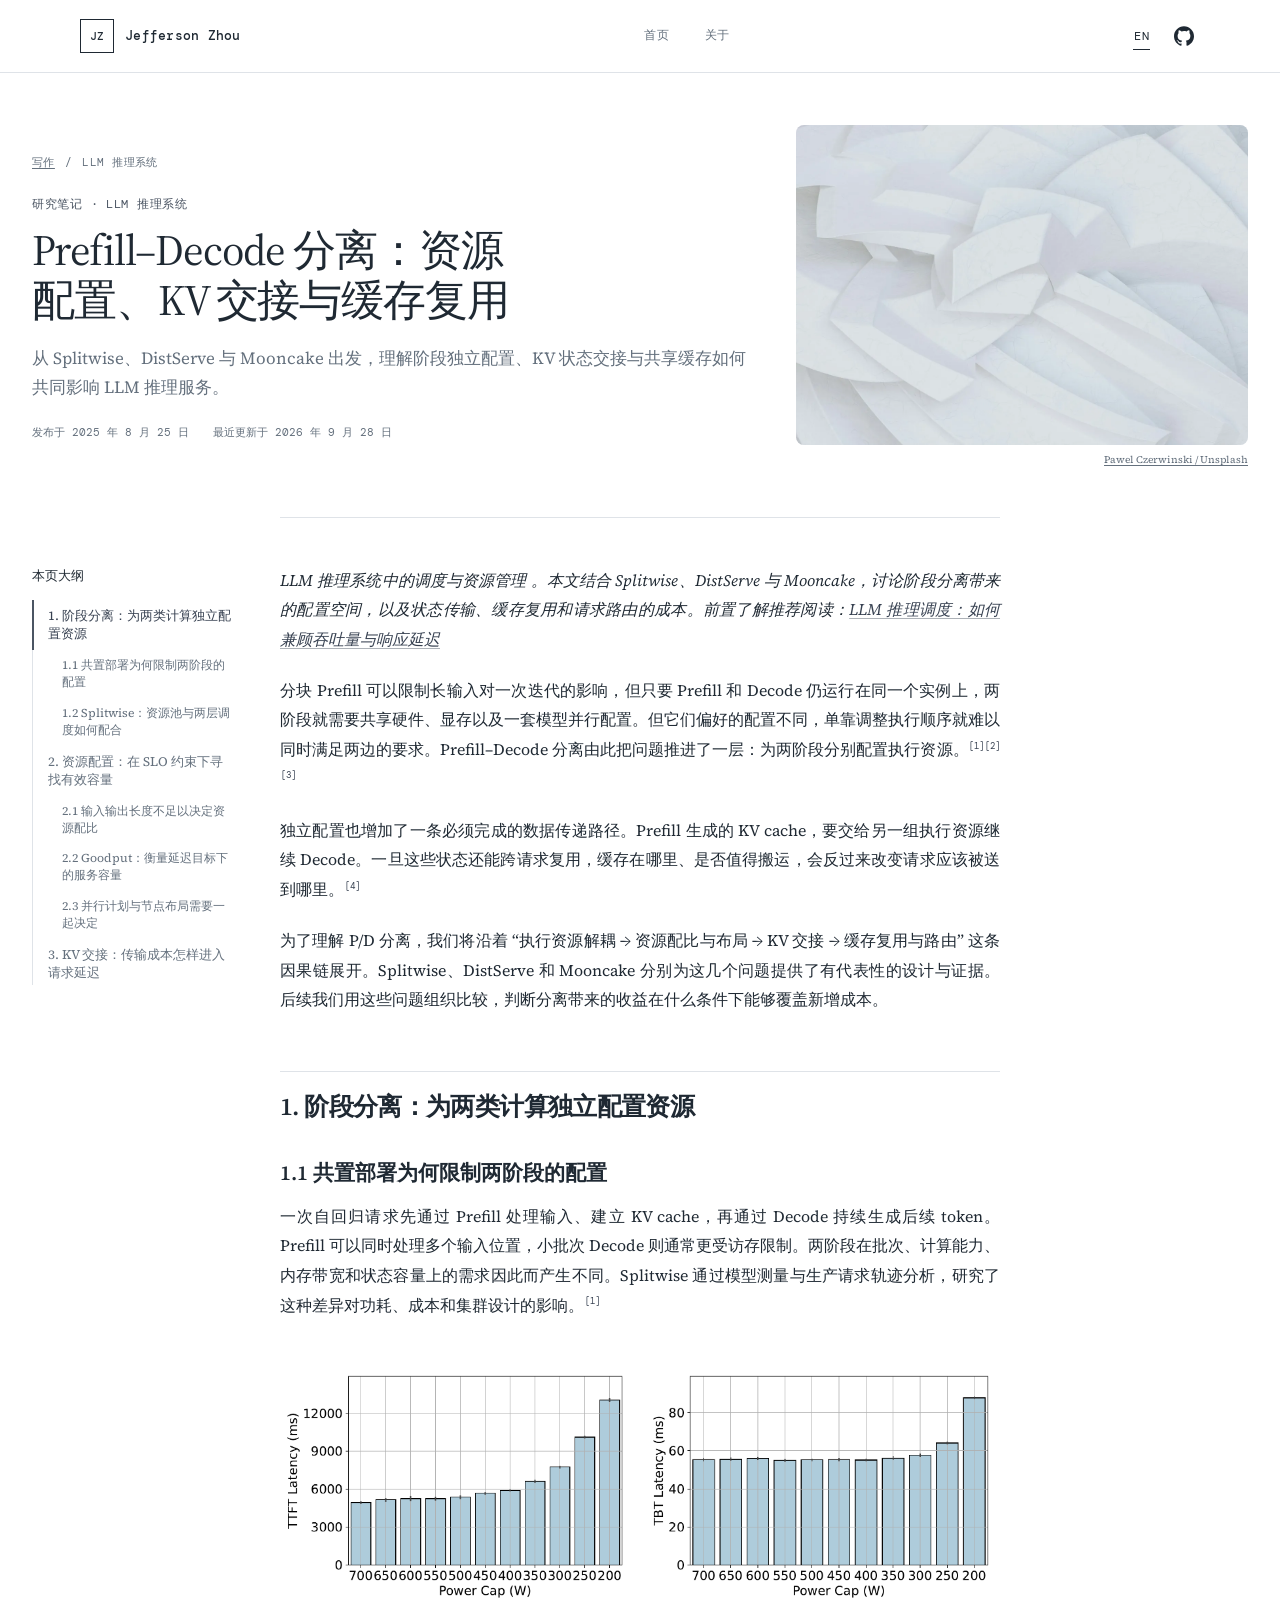
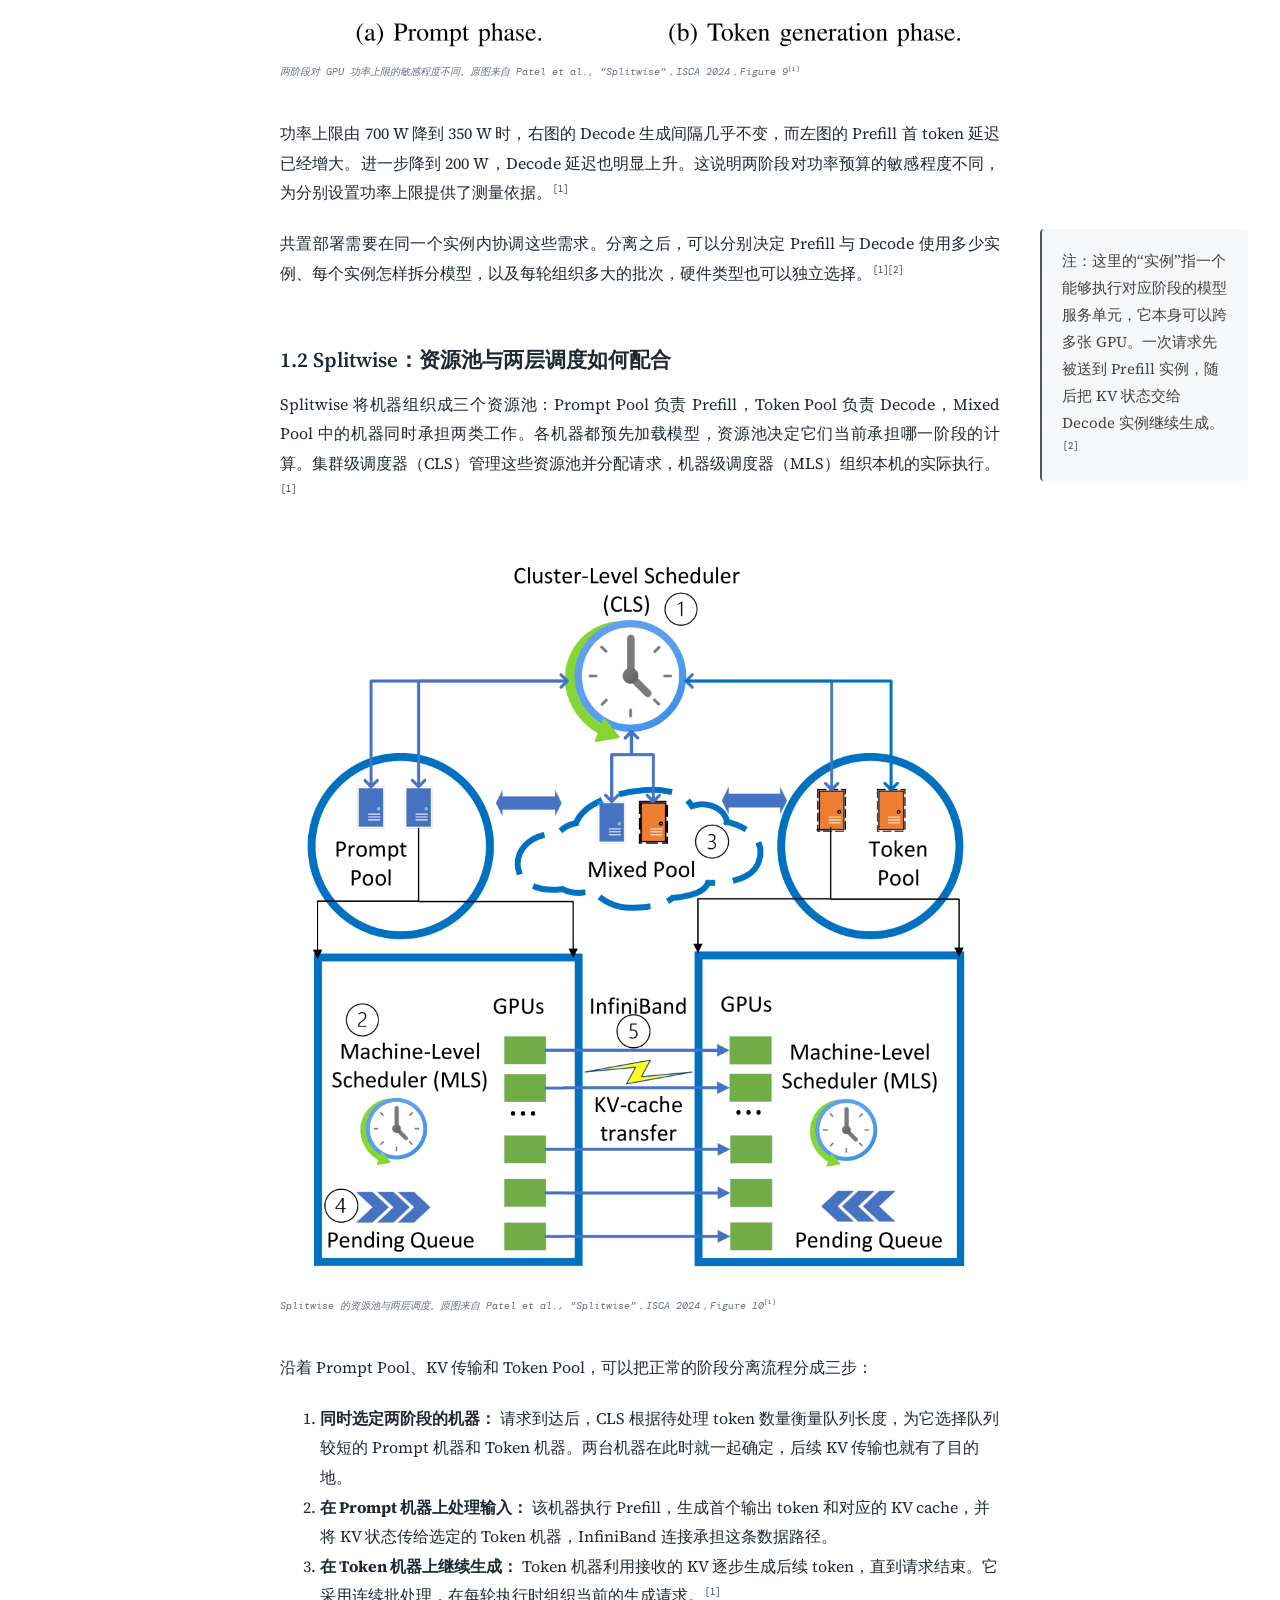
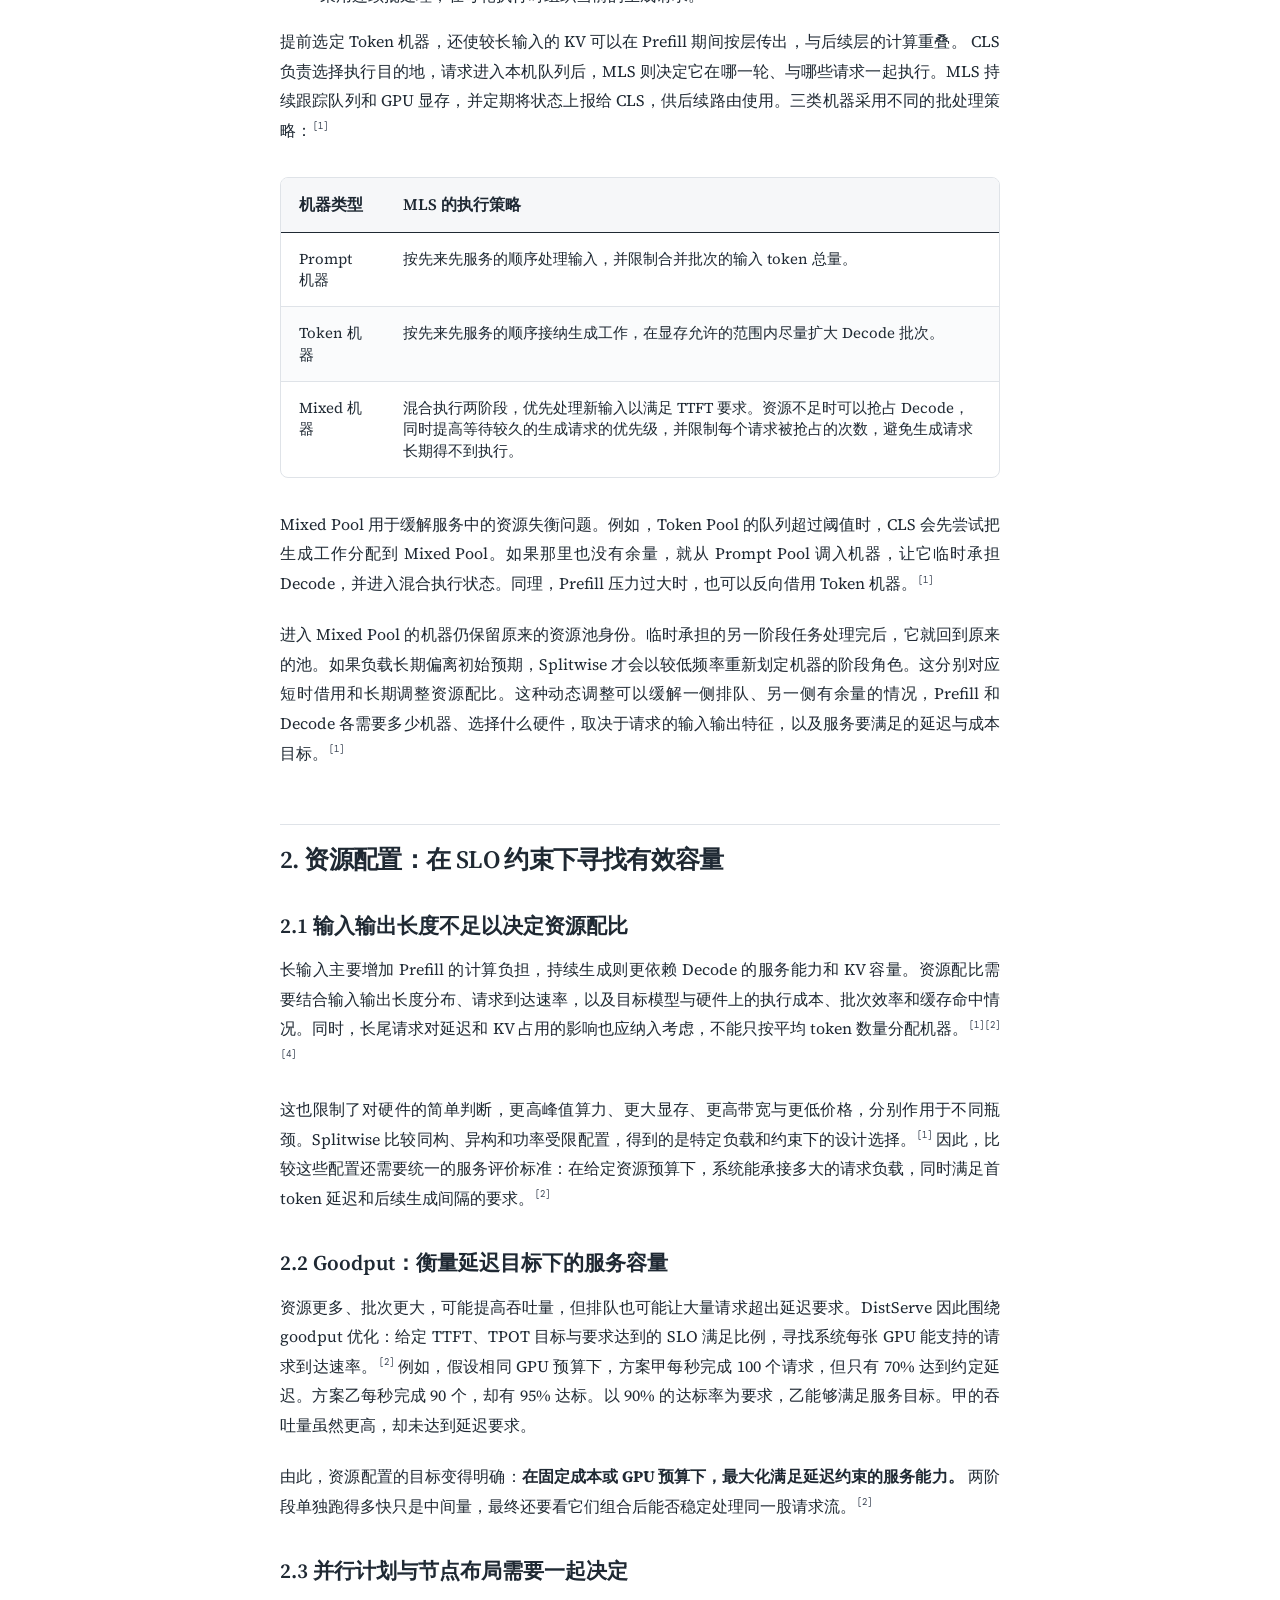
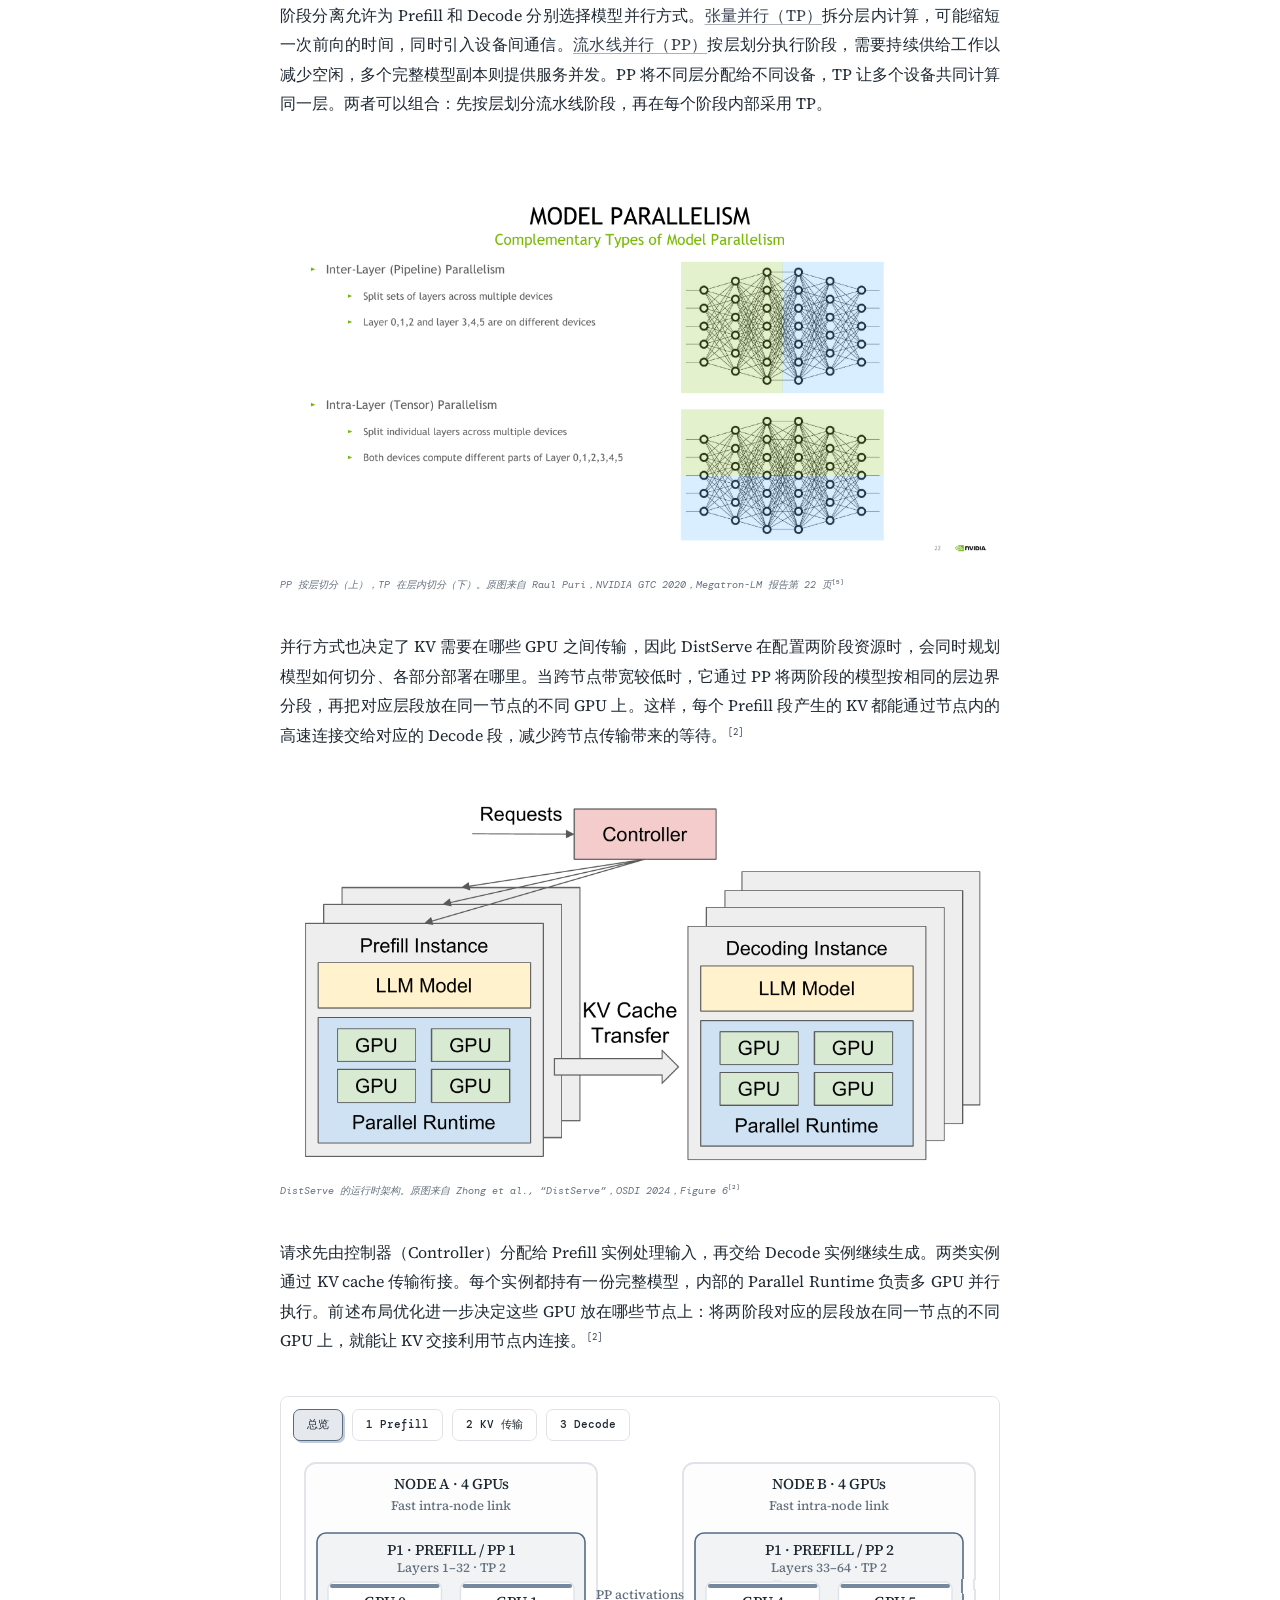
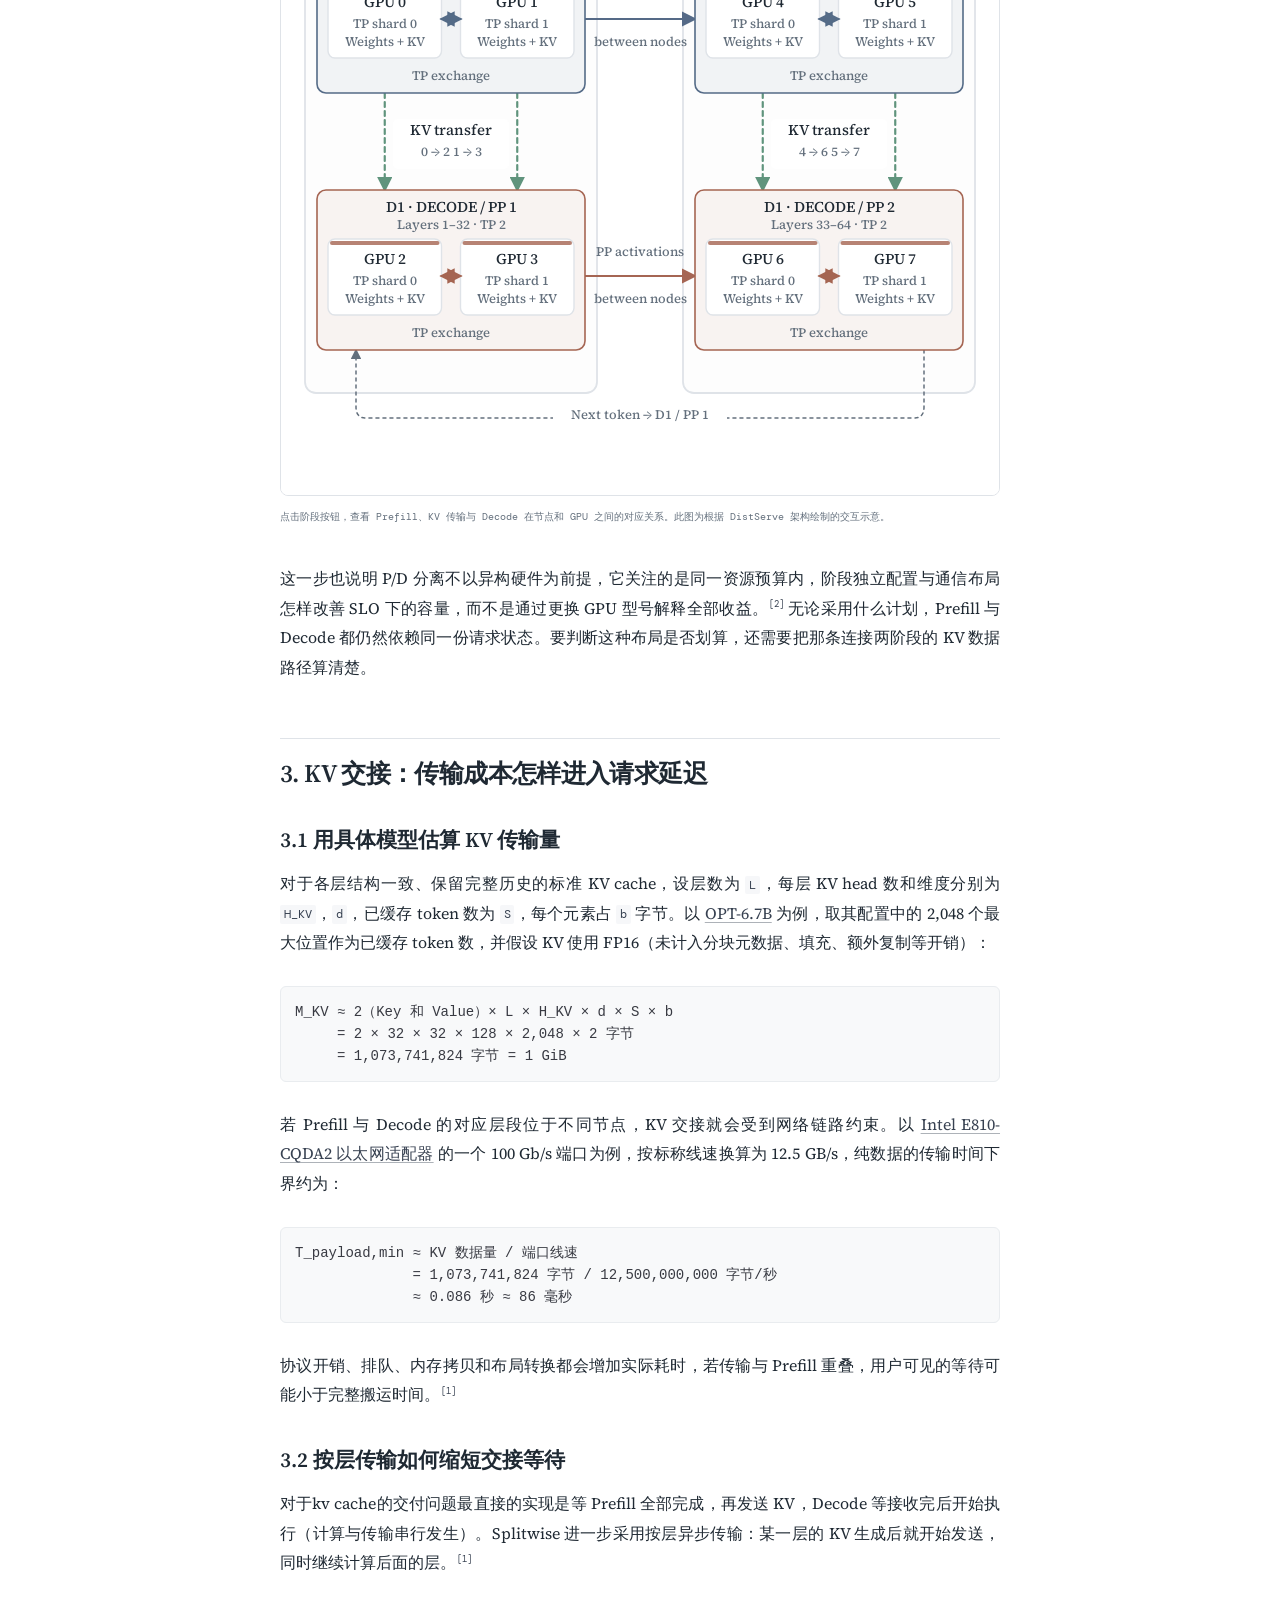
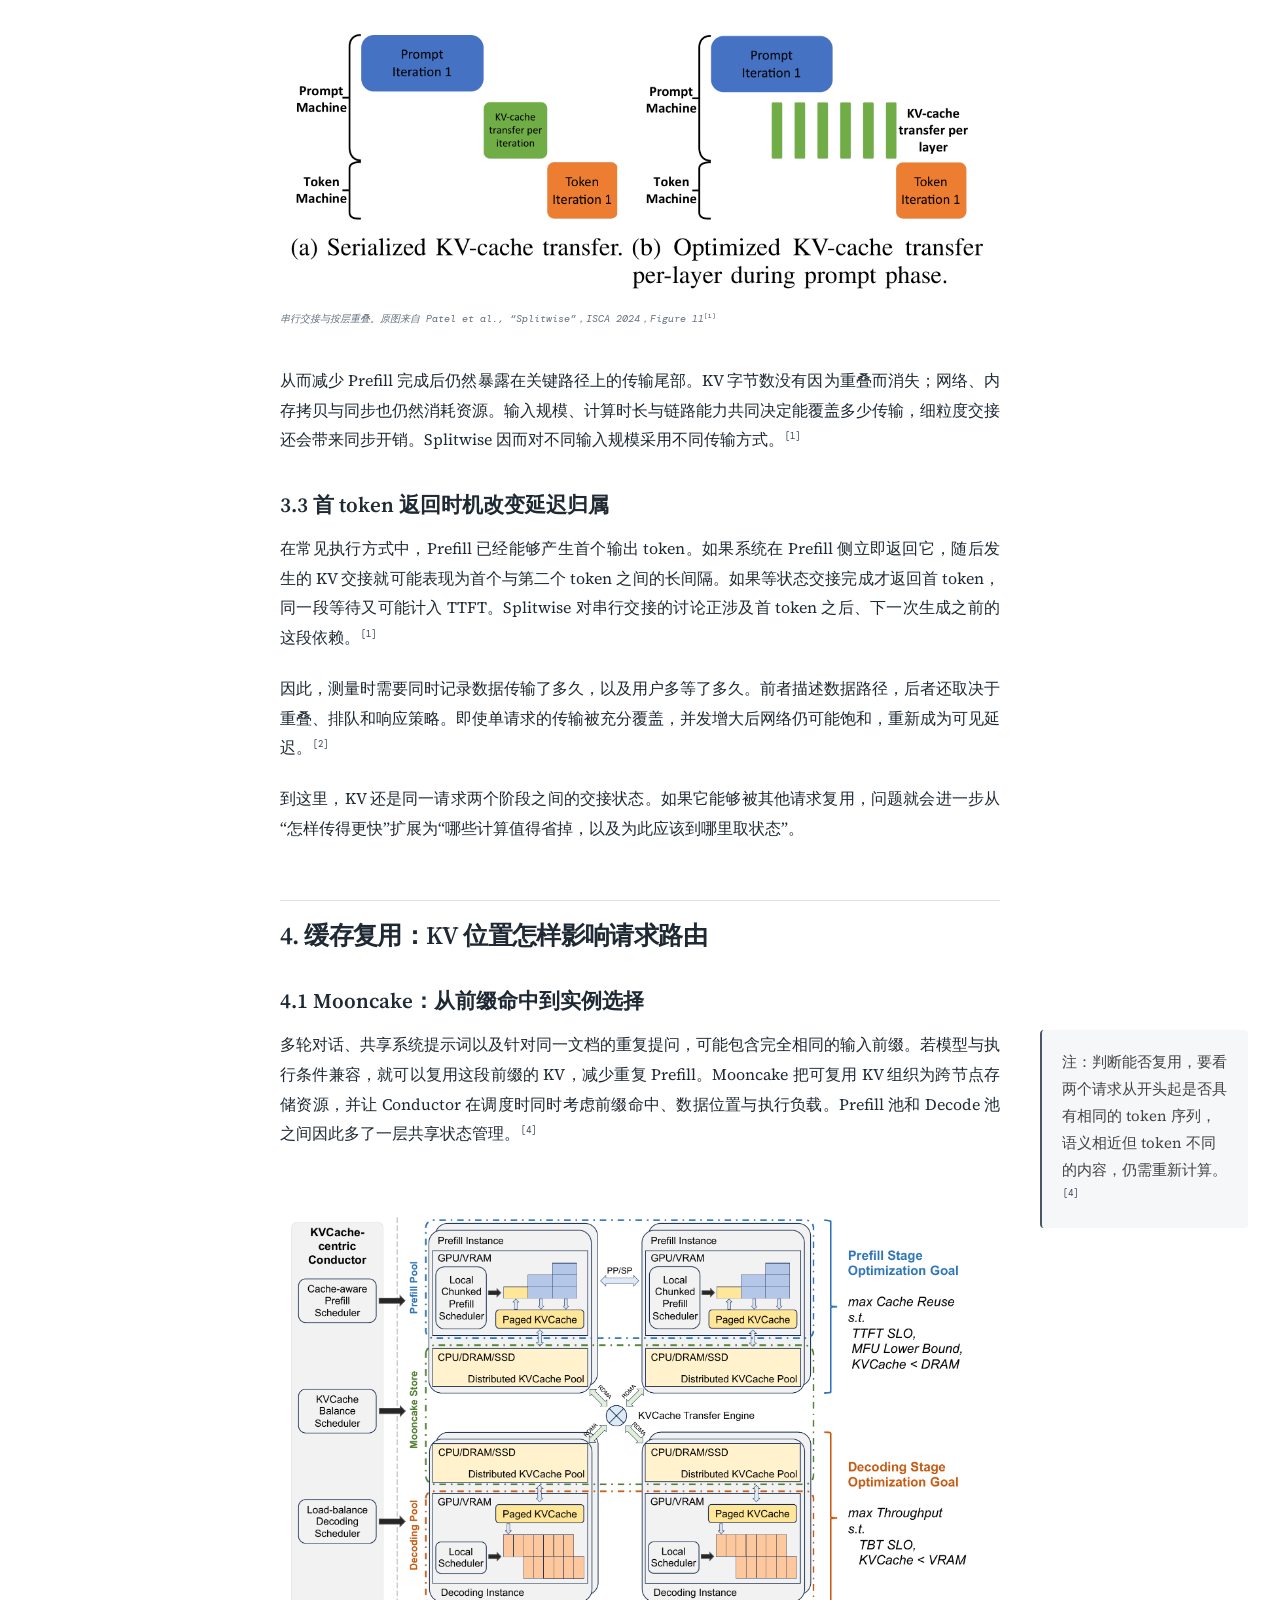
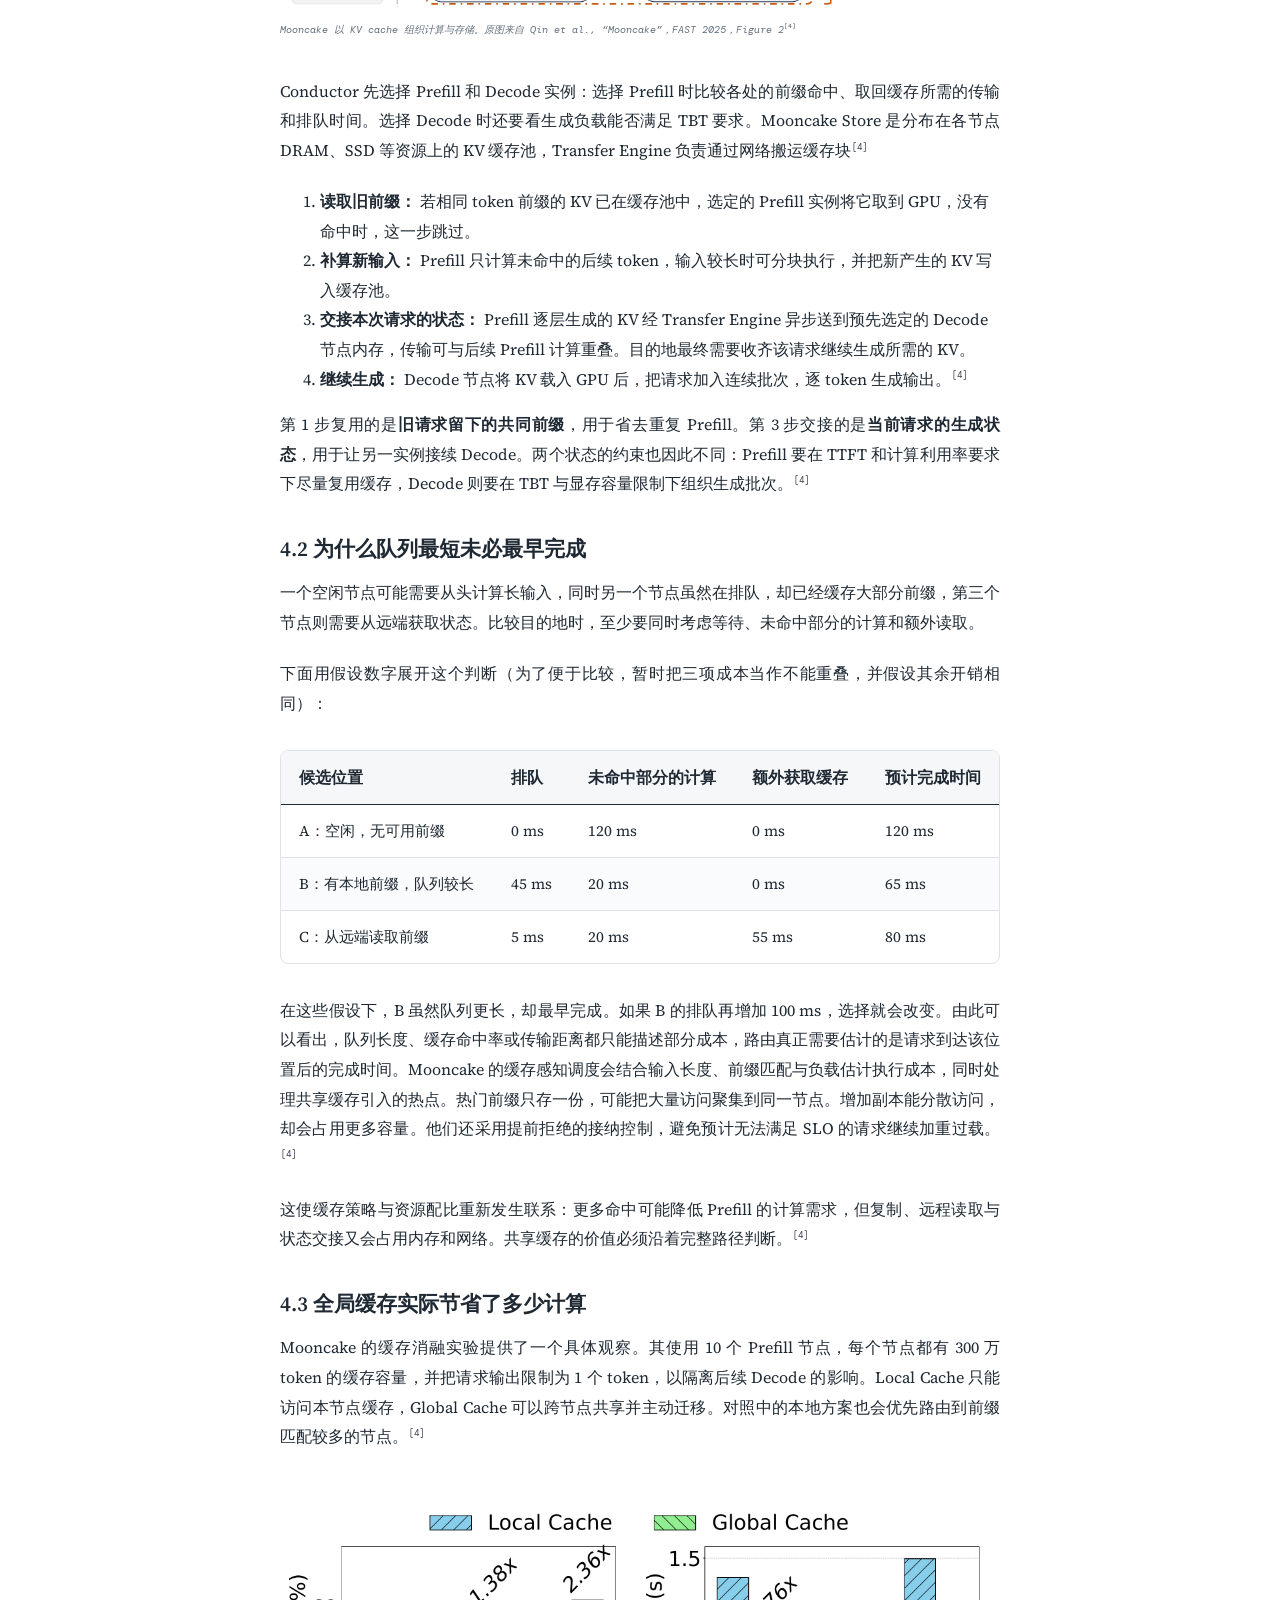
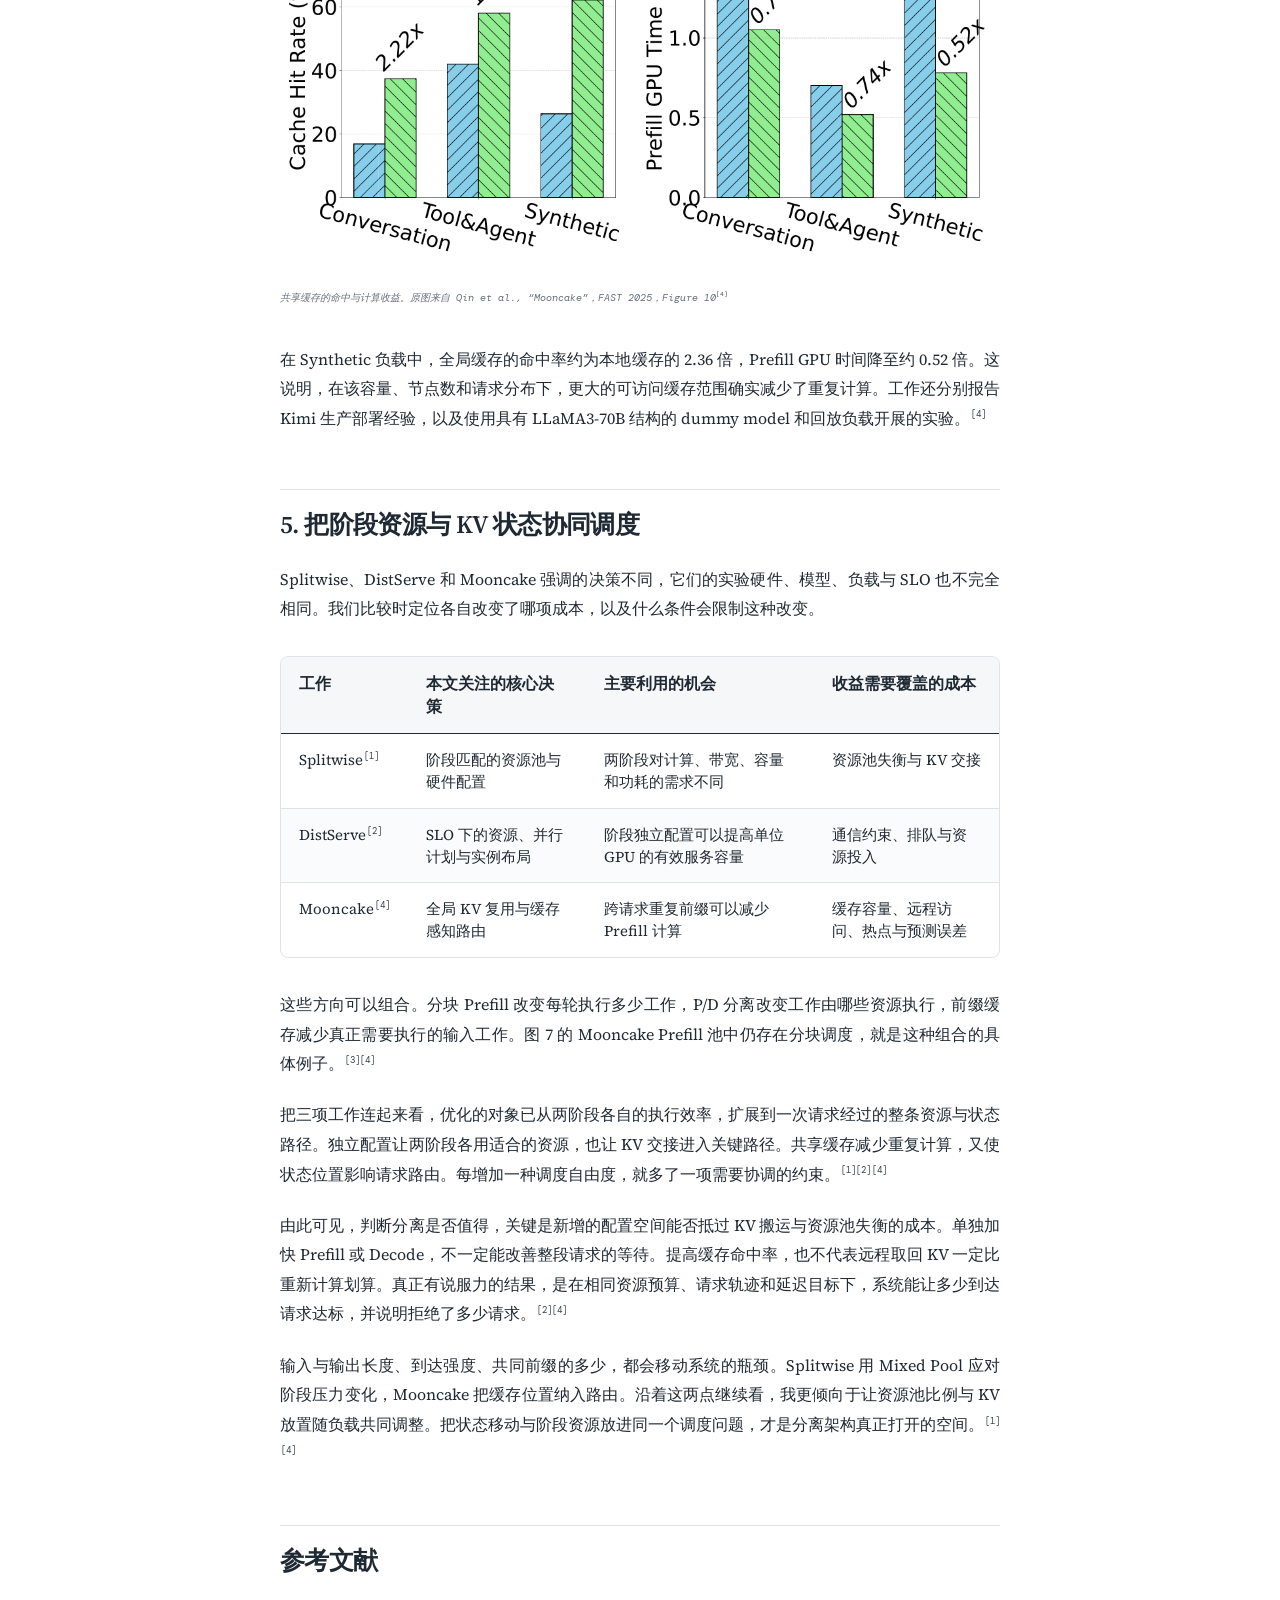
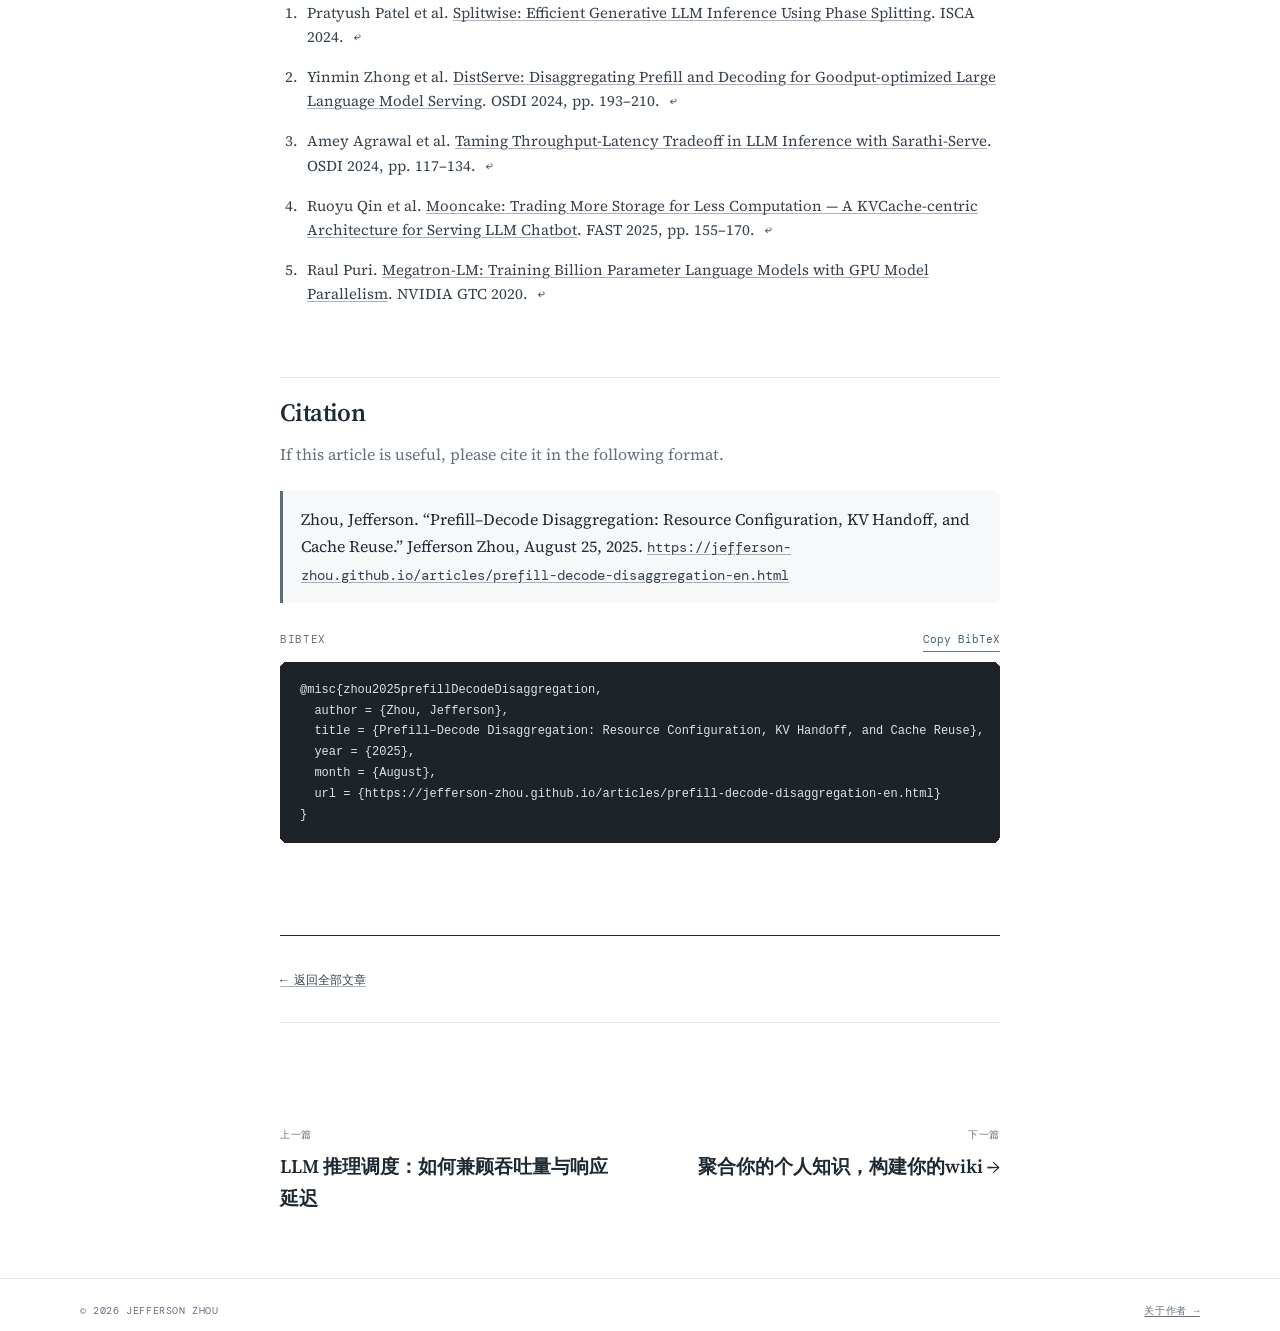
<file: articles/prefill-decode-disaggregation.html>
<!doctype html>
<html lang="zh-CN">
  <head>
    <meta charset="utf-8" />
    <meta name="viewport" content="width=device-width, initial-scale=1" />
    <meta name="description" content="从 Splitwise、DistServe 与 Mooncake 出发，理解阶段独立配置、KV 状态交接与共享缓存如何共同影响 LLM 推理服务。" />
    <meta property="article:published_time" content="2025-08-25" />
    <meta property="article:modified_time" content="2026-09-28" />
    <meta name="theme-color" content="#ffffff" />
    <title>Prefill–Decode 分离：资源配置、KV 交接与缓存复用 — Jefferson Zhou</title>
    <link rel="alternate" hreflang="en" href="prefill-decode-disaggregation-en.html" />
    <link rel="preconnect" href="https://fonts.googleapis.com" />
    <link rel="preconnect" href="https://fonts.gstatic.com" crossorigin />
    <link href="https://fonts.googleapis.com/css2?family=DM+Mono:wght@400;500&amp;family=Source+Serif+4:opsz,wght@8..60,400;8..60,600&amp;display=swap" rel="stylesheet" />
    <link rel="preload" as="image" href="../assets/covers/abstract-paper-sculpture.webp" fetchpriority="high" />
    <link rel="stylesheet" href="../styles.css?v=20260929-2" />
    <script src="../main.js?v=20260929-2" defer></script>
  </head>
  <body data-page="article" data-article-language="zh" data-language-url-en="prefill-decode-disaggregation-en.html" data-citation-en-title="Prefill–Decode Disaggregation: Resource Configuration, KV Handoff, and Cache Reuse">
    <div id="reading-progress" aria-hidden="true"></div>
    <a class="skip-link" href="#article-content" data-en="Skip to article" data-zh="跳到正文">跳到正文</a>

    <header class="site-header">
      <div class="shell header-inner">
        <a class="wordmark" href="../index.html" aria-label="Jefferson Zhou, home">
          <span class="wordmark-mark" aria-hidden="true">JZ</span>
          <span>Jefferson Zhou</span>
        </a>
        <button class="menu-toggle" type="button" aria-expanded="false" aria-controls="site-nav" data-en="Menu" data-zh="菜单">菜单</button>
        <nav id="site-nav" class="site-nav" aria-label="Primary navigation">
          <a href="../index.html" data-en="Home" data-zh="首页">首页</a>
          <a href="../about.html" data-en="About" data-zh="关于">关于</a>
        </nav>
        <div class="header-actions">
          <button class="language-toggle" type="button" aria-label="Switch to English">EN</button>
          <a class="header-github" href="https://github.com/Jefferson-Zhou" target="_blank" rel="noopener noreferrer" aria-label="Jefferson Zhou on GitHub" title="GitHub"><svg viewBox="0 0 24 24" fill="currentColor" aria-hidden="true" focusable="false"><path d="M12 .297C5.37.297 0 5.67 0 12.297c0 5.303 3.438 9.8 8.205 11.385.6.113.82-.258.82-.577 0-.285-.01-1.04-.015-2.04-3.338.724-4.043-1.61-4.043-1.61-.546-1.387-1.333-1.756-1.333-1.756-1.087-.744.084-.729.084-.729 1.205.084 1.838 1.236 1.838 1.236 1.07 1.835 2.809 1.305 3.495.998.108-.776.418-1.305.762-1.605-2.665-.304-5.467-1.334-5.467-5.93 0-1.31.469-2.381 1.236-3.221-.124-.303-.536-1.524.117-3.176 0 0 1.008-.322 3.301 1.23a11.52 11.52 0 0 1 3.003-.404c1.02.005 2.047.138 3.006.404 2.291-1.552 3.297-1.23 3.297-1.23.655 1.652.243 2.873.12 3.176.77.84 1.235 1.911 1.235 3.221 0 4.609-2.807 5.624-5.479 5.921.43.372.823 1.102.823 2.222 0 1.606-.015 2.898-.015 3.293 0 .322.216.694.825.576C20.565 22.092 24 17.592 24 12.297 24 5.67 18.627.297 12 .297Z" /></svg></a>
        </div>
      </div>
    </header>

    <main>
      <article class="article-page" lang="zh-CN">
        <header class="article-header shell">
          <div class="article-header-copy">
            <nav class="article-breadcrumb" aria-label="面包屑">
              <a href="../index.html" data-en="Writing" data-zh="写作">写作</a>
              <span aria-hidden="true">/</span>
              <span>LLM 推理系统</span>
            </nav>

            <p class="eyebrow">研究笔记 · LLM 推理系统</p>
            <h1>Prefill–Decode 分离：资源配置、KV 交接与缓存复用</h1>
            <p class="article-subtitle">从 Splitwise、DistServe 与 Mooncake 出发，理解阶段独立配置、KV 状态交接与共享缓存如何共同影响 LLM 推理服务。</p>
            <p class="article-meta">
              <time datetime="2025-08-25">发布于 2025 年 8 月 25 日</time>
              <time datetime="2026-09-28">最近更新于 2026 年 9 月 28 日</time>
            </p>
          </div>
          <figure class="article-header-cover">
            <img src="../assets/covers/abstract-paper-sculpture.webp" width="1400" height="933" alt="" fetchpriority="high" />
            <figcaption><a href="https://unsplash.com/photos/jgwvXn8DHRE" target="_blank" rel="noopener noreferrer">Pawel Czerwinski / Unsplash</a></figcaption>
          </figure>
        </header>

        <div id="article-content" class="article-content">
          <p><em>LLM 推理系统中的调度与资源管理 。本文结合 Splitwise、DistServe 与 Mooncake，讨论阶段分离带来的配置空间，以及状态传输、缓存复用和请求路由的成本。前置了解推荐阅读：<a href="llm-inference-scheduling.html">LLM 推理调度：如何兼顾吞吐量与响应延迟</a></em></p>
          <p>分块 Prefill 可以限制长输入对一次迭代的影响，但只要 Prefill 和 Decode 仍运行在同一个实例上，两阶段就需要共享硬件、显存以及一套模型并行配置。但它们偏好的配置不同，单靠调整执行顺序就难以同时满足两边的要求。Prefill–Decode 分离由此把问题推进了一层：为两阶段分别配置执行资源。<sup class="citation"><a id="cite-1" href="#ref-1" aria-label="跳转到参考文献 1">[1]</a></sup><sup class="citation"><a id="cite-2" href="#ref-2" aria-label="跳转到参考文献 2">[2]</a></sup><sup class="citation"><a id="cite-3" href="#ref-3" aria-label="跳转到参考文献 3">[3]</a></sup></p>
          <p>独立配置也增加了一条必须完成的数据传递路径。Prefill 生成的 KV cache，要交给另一组执行资源继续 Decode。一旦这些状态还能跨请求复用，缓存在哪里、是否值得搬运，会反过来改变请求应该被送到哪里。<sup class="citation"><a id="cite-4" href="#ref-4" aria-label="跳转到参考文献 4">[4]</a></sup></p>
          <p>为了理解 P/D 分离，我们将沿着 “执行资源解耦 → 资源配比与布局 → KV 交接 → 缓存复用与路由” 这条因果链展开。Splitwise、DistServe 和 Mooncake 分别为这几个问题提供了有代表性的设计与证据。后续我们用这些问题组织比较，判断分离带来的收益在什么条件下能够覆盖新增成本。</p>
          <section aria-labelledby="section-1">
          <h2 id="section-1" data-outline>1. 阶段分离：为两类计算独立配置资源</h2>
          <h3 id="section-1-1" data-outline>1.1 共置部署为何限制两阶段的配置</h3>
          <p>一次自回归请求先通过 Prefill 处理输入、建立 KV cache，再通过 Decode 持续生成后续 token。Prefill 可以同时处理多个输入位置，小批次 Decode 则通常更受访存限制。两阶段在批次、计算能力、内存带宽和状态容量上的需求因此而产生不同。Splitwise 通过模型测量与生产请求轨迹分析，研究了这种差异对功耗、成本和集群设计的影响。<sup class="citation"><a id="cite-1-2" href="#ref-1" aria-label="跳转到参考文献 1">[1]</a></sup></p>
          <figure class="article-figure">
          <img src="../assets/articles/prefill-decode-disaggregation/splitwise-fig9.webp" width="2200" height="889" alt="Splitwise 测量 GPU 功率上限对 Prefill 首 token 延迟和 Decode 生成间隔的影响" loading="eager" decoding="async" />
          <figcaption><em>两阶段对 GPU 功率上限的敏感程度不同。原图来自 Patel et al., “Splitwise”，ISCA 2024，Figure 9</em><sup class="citation"><a id="cite-1-3" href="#ref-1" aria-label="跳转到参考文献 1">[1]</a></sup></figcaption>
          </figure>



          <p>功率上限由 700 W 降到 350 W 时，右图的 Decode 生成间隔几乎不变，而左图的 Prefill 首 token 延迟已经增大。进一步降到 200 W，Decode 延迟也明显上升。这说明两阶段对功率预算的敏感程度不同，为分别设置功率上限提供了测量依据。<sup class="citation"><a id="cite-1-4" href="#ref-1" aria-label="跳转到参考文献 1">[1]</a></sup></p>
          <p>共置部署需要在同一个实例内协调这些需求。分离之后，可以分别决定 Prefill 与 Decode 使用多少实例、每个实例怎样拆分模型，以及每轮组织多大的批次，硬件类型也可以独立选择。<sup class="citation"><a id="cite-1-5" href="#ref-1" aria-label="跳转到参考文献 1">[1]</a></sup><sup class="citation"><a id="cite-2-2" href="#ref-2" aria-label="跳转到参考文献 2">[2]</a></sup></p>
          <aside class="article-note">
          <p>注：这里的“实例”指一个能够执行对应阶段的模型服务单元，它本身可以跨多张 GPU。一次请求先被送到 Prefill 实例，随后把 KV 状态交给 Decode 实例继续生成。<sup class="citation"><a id="cite-2-3" href="#ref-2" aria-label="跳转到参考文献 2">[2]</a></sup></p>
          </aside>
          <h3 id="section-1-2" data-outline>1.2 Splitwise：资源池与两层调度如何配合</h3>
          <p>Splitwise 将机器组织成三个资源池：Prompt Pool 负责 Prefill，Token Pool 负责 Decode，Mixed Pool 中的机器同时承担两类工作。各机器都预先加载模型，资源池决定它们当前承担哪一阶段的计算。集群级调度器（CLS）管理这些资源池并分配请求，机器级调度器（MLS）组织本机的实际执行。<sup class="citation"><a id="cite-1-6" href="#ref-1" aria-label="跳转到参考文献 1">[1]</a></sup></p>
          <figure class="article-figure">
          <img src="../assets/articles/prefill-decode-disaggregation/splitwise-fig10.webp" width="2150" height="2200" alt="Splitwise 的集群级调度器管理 Prompt、Token 和 Mixed 三类资源池，机器级调度器负责本机批处理，KV 从 Prompt 侧传向 Token 侧" loading="eager" decoding="async" />
          <figcaption><em>Splitwise 的资源池与两层调度。原图来自 Patel et al., “Splitwise”，ISCA 2024，Figure 10</em><sup class="citation"><a id="cite-1-7" href="#ref-1" aria-label="跳转到参考文献 1">[1]</a></sup></figcaption>
          </figure>



          <p>沿着 Prompt Pool、KV 传输和 Token Pool，可以把正常的阶段分离流程分成三步：</p>
          <ol>
          <li><strong>同时选定两阶段的机器：</strong> 请求到达后，CLS 根据待处理 token 数量衡量队列长度，为它选择队列较短的 Prompt 机器和 Token 机器。两台机器在此时就一起确定，后续 KV 传输也就有了目的地。</li>
          <li><strong>在 Prompt 机器上处理输入：</strong> 该机器执行 Prefill，生成首个输出 token 和对应的 KV cache，并将 KV 状态传给选定的 Token 机器，InfiniBand 连接承担这条数据路径。</li>
          <li><strong>在 Token 机器上继续生成：</strong> Token 机器利用接收的 KV 逐步生成后续 token，直到请求结束。它采用连续批处理，在每轮执行时组织当前的生成请求。<sup class="citation"><a id="cite-1-8" href="#ref-1" aria-label="跳转到参考文献 1">[1]</a></sup></li>
          </ol>
          <p>提前选定 Token 机器，还使较长输入的 KV 可以在 Prefill 期间按层传出，与后续层的计算重叠。 CLS 负责选择执行目的地，请求进入本机队列后，MLS 则决定它在哪一轮、与哪些请求一起执行。MLS 持续跟踪队列和 GPU 显存，并定期将状态上报给 CLS，供后续路由使用。三类机器采用不同的批处理策略：<sup class="citation"><a id="cite-1-9" href="#ref-1" aria-label="跳转到参考文献 1">[1]</a></sup></p>
          <div class="article-table-wrap"><table>
          <thead>
          <tr>
          <th>机器类型</th>
          <th>MLS 的执行策略</th>
          </tr>
          </thead>
          <tbody><tr>
          <td>Prompt 机器</td>
          <td>按先来先服务的顺序处理输入，并限制合并批次的输入 token 总量。</td>
          </tr>
          <tr>
          <td>Token 机器</td>
          <td>按先来先服务的顺序接纳生成工作，在显存允许的范围内尽量扩大 Decode 批次。</td>
          </tr>
          <tr>
          <td>Mixed 机器</td>
          <td>混合执行两阶段，优先处理新输入以满足 TTFT 要求。资源不足时可以抢占 Decode，同时提高等待较久的生成请求的优先级，并限制每个请求被抢占的次数，避免生成请求长期得不到执行。</td>
          </tr>
          </tbody></table>
          </div>
          <p>Mixed Pool 用于缓解服务中的资源失衡问题。例如，Token Pool 的队列超过阈值时，CLS 会先尝试把生成工作分配到 Mixed Pool。如果那里也没有余量，就从 Prompt Pool 调入机器，让它临时承担 Decode，并进入混合执行状态。同理，Prefill 压力过大时，也可以反向借用 Token 机器。<sup class="citation"><a id="cite-1-10" href="#ref-1" aria-label="跳转到参考文献 1">[1]</a></sup></p>
          <p>进入 Mixed Pool 的机器仍保留原来的资源池身份。临时承担的另一阶段任务处理完后，它就回到原来的池。如果负载长期偏离初始预期，Splitwise 才会以较低频率重新划定机器的阶段角色。这分别对应短时借用和长期调整资源配比。这种动态调整可以缓解一侧排队、另一侧有余量的情况，Prefill 和 Decode 各需要多少机器、选择什么硬件，取决于请求的输入输出特征，以及服务要满足的延迟与成本目标。<sup class="citation"><a id="cite-1-11" href="#ref-1" aria-label="跳转到参考文献 1">[1]</a></sup></p>
          </section>

          <section aria-labelledby="section-2">
          <h2 id="section-2" data-outline>2. 资源配置：在 SLO 约束下寻找有效容量</h2>
          <h3 id="section-2-1" data-outline>2.1 输入输出长度不足以决定资源配比</h3>
          <p>长输入主要增加 Prefill 的计算负担，持续生成则更依赖 Decode 的服务能力和 KV 容量。资源配比需要结合输入输出长度分布、请求到达速率，以及目标模型与硬件上的执行成本、批次效率和缓存命中情况。同时，长尾请求对延迟和 KV 占用的影响也应纳入考虑，不能只按平均 token 数量分配机器。<sup class="citation"><a id="cite-1-12" href="#ref-1" aria-label="跳转到参考文献 1">[1]</a></sup><sup class="citation"><a id="cite-2-4" href="#ref-2" aria-label="跳转到参考文献 2">[2]</a></sup><sup class="citation"><a id="cite-4-2" href="#ref-4" aria-label="跳转到参考文献 4">[4]</a></sup></p>
          <p>这也限制了对硬件的简单判断，更高峰值算力、更大显存、更高带宽与更低价格，分别作用于不同瓶颈。Splitwise 比较同构、异构和功率受限配置，得到的是特定负载和约束下的设计选择。<sup class="citation"><a id="cite-1-13" href="#ref-1" aria-label="跳转到参考文献 1">[1]</a></sup> 因此，比较这些配置还需要统一的服务评价标准：在给定资源预算下，系统能承接多大的请求负载，同时满足首 token 延迟和后续生成间隔的要求。<sup class="citation"><a id="cite-2-5" href="#ref-2" aria-label="跳转到参考文献 2">[2]</a></sup></p>
          <h3 id="section-2-2" data-outline>2.2 Goodput：衡量延迟目标下的服务容量</h3>
          <p>资源更多、批次更大，可能提高吞吐量，但排队也可能让大量请求超出延迟要求。DistServe 因此围绕 goodput 优化：给定 TTFT、TPOT 目标与要求达到的 SLO 满足比例，寻找系统每张 GPU 能支持的请求到达速率。<sup class="citation"><a id="cite-2-6" href="#ref-2" aria-label="跳转到参考文献 2">[2]</a></sup> 例如，假设相同 GPU 预算下，方案甲每秒完成 100 个请求，但只有 70% 达到约定延迟。方案乙每秒完成 90 个，却有 95% 达标。以 90% 的达标率为要求，乙能够满足服务目标。甲的吞吐量虽然更高，却未达到延迟要求。</p>
          <p>由此，资源配置的目标变得明确：<strong>在固定成本或 GPU 预算下，最大化满足延迟约束的服务能力。</strong> 两阶段单独跑得多快只是中间量，最终还要看它们组合后能否稳定处理同一股请求流。<sup class="citation"><a id="cite-2-7" href="#ref-2" aria-label="跳转到参考文献 2">[2]</a></sup></p>
          <h3 id="section-2-3" data-outline>2.3 并行计划与节点布局需要一起决定</h3>
          <p>阶段分离允许为 Prefill 和 Decode 分别选择模型并行方式。<a href="https://arxiv.org/pdf/1909.08053">张量并行（TP）</a>拆分层内计算，可能缩短一次前向的时间，同时引入设备间通信。<a href="https://arxiv.org/abs/1811.06965">流水线并行（PP）</a>按层划分执行阶段，需要持续供给工作以减少空闲，多个完整模型副本则提供服务并发。PP 将不同层分配给不同设备，TP 让多个设备共同计算同一层。两者可以组合：先按层划分流水线阶段，再在每个阶段内部采用 TP。</p>
          <figure class="article-figure">
          <img src="../assets/articles/prefill-decode-disaggregation/megatron-gtc2020-tp-pp.webp" width="2200" height="1238" alt="流水线并行按前后层分配到不同设备，张量并行将同一层的计算切分给多个设备" loading="eager" decoding="async" />
          <figcaption><em>PP 按层切分（上），TP 在层内切分（下）。原图来自 Raul Puri，NVIDIA GTC 2020，Megatron-LM 报告第 22 页</em><sup class="citation"><a id="cite-5" href="#ref-5" aria-label="跳转到参考文献 5">[5]</a></sup></figcaption>
          </figure>



          <p>并行方式也决定了 KV 需要在哪些 GPU 之间传输，因此 DistServe 在配置两阶段资源时，会同时规划模型如何切分、各部分部署在哪里。当跨节点带宽较低时，它通过 PP 将两阶段的模型按相同的层边界分段，再把对应层段放在同一节点的不同 GPU 上。这样，每个 Prefill 段产生的 KV 都能通过节点内的高速连接交给对应的 Decode 段，减少跨节点传输带来的等待。<sup class="citation"><a id="cite-2-8" href="#ref-2" aria-label="跳转到参考文献 2">[2]</a></sup></p>
          <figure class="article-figure">
          <img src="../assets/articles/prefill-decode-disaggregation/distserve-fig6.webp" width="2200" height="1158" alt="DistServe 运行时架构：控制器协调 Prefill 与 Decode 实例，两阶段通过 KV cache 传输衔接，每个实例内部通过多 GPU 并行执行模型" loading="eager" decoding="async" />
          <figcaption><em>DistServe 的运行时架构。原图来自 Zhong et al., “DistServe”，OSDI 2024，Figure 6</em><sup class="citation"><a id="cite-2-9" href="#ref-2" aria-label="跳转到参考文献 2">[2]</a></sup></figcaption>
          </figure>



          <p>请求先由控制器（Controller）分配给 Prefill 实例处理输入，再交给 Decode 实例继续生成。两类实例通过 KV cache 传输衔接。每个实例都持有一份完整模型，内部的 Parallel Runtime 负责多 GPU 并行执行。前述布局优化进一步决定这些 GPU 放在哪些节点上：将两阶段对应的层段放在同一节点的不同 GPU 上，就能让 KV 交接利用节点内连接。<sup class="citation"><a id="cite-2-10" href="#ref-2" aria-label="跳转到参考文献 2">[2]</a></sup></p>
          <figure class="interactive-figure">
          <iframe src="../assets/articles/prefill-decode-disaggregation/distserve-gpu-placement.html" title="DistServe 中 Prefill 与 Decode 的 GPU 布局交互示意" width="720" height="700" loading="eager"></iframe>
          <figcaption>点击阶段按钮，查看 Prefill、KV 传输与 Decode 在节点和 GPU 之间的对应关系。此图为根据 DistServe 架构绘制的交互示意。</figcaption>
          </figure>

          <p>这一步也说明 P/D 分离不以异构硬件为前提，它关注的是同一资源预算内，阶段独立配置与通信布局怎样改善 SLO 下的容量，而不是通过更换 GPU 型号解释全部收益。<sup class="citation"><a id="cite-2-11" href="#ref-2" aria-label="跳转到参考文献 2">[2]</a></sup> 无论采用什么计划，Prefill 与 Decode 都仍然依赖同一份请求状态。要判断这种布局是否划算，还需要把那条连接两阶段的 KV 数据路径算清楚。</p>
          </section>

          <section aria-labelledby="section-3">
          <h2 id="section-3" data-outline>3. KV 交接：传输成本怎样进入请求延迟</h2>
          <h3 id="section-3-1" data-outline>3.1 用具体模型估算 KV 传输量</h3>
          <p>对于各层结构一致、保留完整历史的标准 KV cache，设层数为 <code>L</code>，每层 KV head 数和维度分别为 <code>H_KV</code>，<code>d</code>，已缓存 token 数为 <code>S</code>，每个元素占 <code>b</code> 字节。以 <a href="https://huggingface.co/facebook/opt-6.7b/blob/main/config.json">OPT-6.7B</a> 为例，取其配置中的 2,048 个最大位置作为已缓存 token 数，并假设 KV 使用 FP16（未计入分块元数据、填充、额外复制等开销）：</p>
          <pre><code class="language-text">M_KV ≈ 2（Key 和 Value）× L × H_KV × d × S × b
     = 2 × 32 × 32 × 128 × 2,048 × 2 字节
     = 1,073,741,824 字节 = 1 GiB
</code></pre>
          <p>若 Prefill 与 Decode 的对应层段位于不同节点，KV 交接就会受到网络链路约束。以 <a href="https://www.intel.com/content/www/us/en/products/sku/192558/intel-ethernet-network-adapter-e810cqda2/specifications.html">Intel E810-CQDA2 以太网适配器</a> 的一个 100 Gb/s 端口为例，按标称线速换算为 12.5 GB/s，纯数据的传输时间下界约为：</p>
          <pre><code class="language-text">T_payload,min ≈ KV 数据量 / 端口线速
              = 1,073,741,824 字节 / 12,500,000,000 字节/秒
              ≈ 0.086 秒 ≈ 86 毫秒
</code></pre>
          <p>协议开销、排队、内存拷贝和布局转换都会增加实际耗时，若传输与 Prefill 重叠，用户可见的等待可能小于完整搬运时间。<sup class="citation"><a id="cite-1-14" href="#ref-1" aria-label="跳转到参考文献 1">[1]</a></sup></p>
          <h3 id="section-3-2" data-outline>3.2 按层传输如何缩短交接等待</h3>
          <p>对于kv cache的交付问题最直接的实现是等 Prefill 全部完成，再发送 KV，Decode 等接收完后开始执行（计算与传输串行发生）。Splitwise 进一步采用按层异步传输：某一层的 KV 生成后就开始发送，同时继续计算后面的层。<sup class="citation"><a id="cite-1-15" href="#ref-1" aria-label="跳转到参考文献 1">[1]</a></sup></p>
          <figure class="article-figure">
          <img src="../assets/articles/prefill-decode-disaggregation/splitwise-fig11.webp" width="2200" height="856" alt="Splitwise 比较 Prefill 后串行传输完整 KV 与在 Prefill 期间逐层传输 KV 的两种执行时间线" loading="eager" decoding="async" />
          <figcaption><em>串行交接与按层重叠。原图来自 Patel et al., “Splitwise”，ISCA 2024，Figure 11</em><sup class="citation"><a id="cite-1-16" href="#ref-1" aria-label="跳转到参考文献 1">[1]</a></sup></figcaption>
          </figure>



          <p>从而减少 Prefill 完成后仍然暴露在关键路径上的传输尾部。KV 字节数没有因为重叠而消失；网络、内存拷贝与同步也仍然消耗资源。输入规模、计算时长与链路能力共同决定能覆盖多少传输，细粒度交接还会带来同步开销。Splitwise 因而对不同输入规模采用不同传输方式。<sup class="citation"><a id="cite-1-17" href="#ref-1" aria-label="跳转到参考文献 1">[1]</a></sup></p>
          <h3 id="section-3-3" data-outline>3.3 首 token 返回时机改变延迟归属</h3>
          <p>在常见执行方式中，Prefill 已经能够产生首个输出 token。如果系统在 Prefill 侧立即返回它，随后发生的 KV 交接就可能表现为首个与第二个 token 之间的长间隔。如果等状态交接完成才返回首 token，同一段等待又可能计入 TTFT。Splitwise 对串行交接的讨论正涉及首 token 之后、下一次生成之前的这段依赖。<sup class="citation"><a id="cite-1-18" href="#ref-1" aria-label="跳转到参考文献 1">[1]</a></sup></p>
          <p>因此，测量时需要同时记录数据传输了多久，以及用户多等了多久。前者描述数据路径，后者还取决于重叠、排队和响应策略。即使单请求的传输被充分覆盖，并发增大后网络仍可能饱和，重新成为可见延迟。<sup class="citation"><a id="cite-2-12" href="#ref-2" aria-label="跳转到参考文献 2">[2]</a></sup></p>
          <p>到这里，KV 还是同一请求两个阶段之间的交接状态。如果它能够被其他请求复用，问题就会进一步从“怎样传得更快”扩展为“哪些计算值得省掉，以及为此应该到哪里取状态”。</p>
          </section>

          <section aria-labelledby="section-4">
          <h2 id="section-4" data-outline>4. 缓存复用：KV 位置怎样影响请求路由</h2>
          <h3 id="section-4-1" data-outline>4.1 Mooncake：从前缀命中到实例选择</h3>
          <p>多轮对话、共享系统提示词以及针对同一文档的重复提问，可能包含完全相同的输入前缀。若模型与执行条件兼容，就可以复用这段前缀的 KV，减少重复 Prefill。Mooncake 把可复用 KV 组织为跨节点存储资源，并让 Conductor 在调度时同时考虑前缀命中、数据位置与执行负载。Prefill 池和 Decode 池之间因此多了一层共享状态管理。<sup class="citation"><a id="cite-4-3" href="#ref-4" aria-label="跳转到参考文献 4">[4]</a></sup></p>
          <aside class="article-note">
          <p>注：判断能否复用，要看两个请求从开头起是否具有相同的 token 序列，语义相近但 token 不同的内容，仍需重新计算。<sup class="citation"><a id="cite-4-4" href="#ref-4" aria-label="跳转到参考文献 4">[4]</a></sup></p>
          </aside>
          <figure class="article-figure">
          <img src="../assets/articles/prefill-decode-disaggregation/mooncake-fig2.webp" width="2200" height="1217" alt="Mooncake 架构中的 Prefill 池、Decode 池、分布式 KV 存储与缓存感知调度器" loading="eager" decoding="async" />
          <figcaption><em>Mooncake 以 KV cache 组织计算与存储。原图来自 Qin et al., “Mooncake”，FAST 2025，Figure 2</em><sup class="citation"><a id="cite-4-5" href="#ref-4" aria-label="跳转到参考文献 4">[4]</a></sup></figcaption>
          </figure>



          <p>Conductor 先选择 Prefill 和 Decode 实例：选择 Prefill 时比较各处的前缀命中、取回缓存所需的传输和排队时间。选择 Decode 时还要看生成负载能否满足 TBT 要求。Mooncake Store 是分布在各节点 DRAM、SSD 等资源上的 KV 缓存池，Transfer Engine 负责通过网络搬运缓存块<sup class="citation"><a id="cite-4-6" href="#ref-4" aria-label="跳转到参考文献 4">[4]</a></sup></p>
          <ol>
          <li><strong>读取旧前缀：</strong> 若相同 token 前缀的 KV 已在缓存池中，选定的 Prefill 实例将它取到 GPU，没有命中时，这一步跳过。</li>
          <li><strong>补算新输入：</strong> Prefill 只计算未命中的后续 token，输入较长时可分块执行，并把新产生的 KV 写入缓存池。</li>
          <li><strong>交接本次请求的状态：</strong> Prefill 逐层生成的 KV 经 Transfer Engine 异步送到预先选定的 Decode 节点内存，传输可与后续 Prefill 计算重叠。目的地最终需要收齐该请求继续生成所需的 KV。</li>
          <li><strong>继续生成：</strong> Decode 节点将 KV 载入 GPU 后，把请求加入连续批次，逐 token 生成输出。<sup class="citation"><a id="cite-4-7" href="#ref-4" aria-label="跳转到参考文献 4">[4]</a></sup></li>
          </ol>
          <p>第 1 步复用的是<strong>旧请求留下的共同前缀</strong>，用于省去重复 Prefill。第 3 步交接的是<strong>当前请求的生成状态</strong>，用于让另一实例接续 Decode。两个状态的约束也因此不同：Prefill 要在 TTFT 和计算利用率要求下尽量复用缓存，Decode 则要在 TBT 与显存容量限制下组织生成批次。<sup class="citation"><a id="cite-4-8" href="#ref-4" aria-label="跳转到参考文献 4">[4]</a></sup></p>
          <h3 id="section-4-2" data-outline>4.2 为什么队列最短未必最早完成</h3>
          <p>一个空闲节点可能需要从头计算长输入，同时另一个节点虽然在排队，却已经缓存大部分前缀，第三个节点则需要从远端获取状态。比较目的地时，至少要同时考虑等待、未命中部分的计算和额外读取。</p>
          <p>下面用假设数字展开这个判断（为了便于比较，暂时把三项成本当作不能重叠，并假设其余开销相同）：</p>
          <div class="article-table-wrap"><table>
          <thead>
          <tr>
          <th>候选位置</th>
          <th>排队</th>
          <th>未命中部分的计算</th>
          <th>额外获取缓存</th>
          <th>预计完成时间</th>
          </tr>
          </thead>
          <tbody><tr>
          <td>A：空闲，无可用前缀</td>
          <td>0 ms</td>
          <td>120 ms</td>
          <td>0 ms</td>
          <td>120 ms</td>
          </tr>
          <tr>
          <td>B：有本地前缀，队列较长</td>
          <td>45 ms</td>
          <td>20 ms</td>
          <td>0 ms</td>
          <td>65 ms</td>
          </tr>
          <tr>
          <td>C：从远端读取前缀</td>
          <td>5 ms</td>
          <td>20 ms</td>
          <td>55 ms</td>
          <td>80 ms</td>
          </tr>
          </tbody></table>
          </div>
          <p>在这些假设下，B 虽然队列更长，却最早完成。如果 B 的排队再增加 100 ms，选择就会改变。由此可以看出，队列长度、缓存命中率或传输距离都只能描述部分成本，路由真正需要估计的是请求到达该位置后的完成时间。Mooncake 的缓存感知调度会结合输入长度、前缀匹配与负载估计执行成本，同时处理共享缓存引入的热点。热门前缀只存一份，可能把大量访问聚集到同一节点。增加副本能分散访问，却会占用更多容量。他们还采用提前拒绝的接纳控制，避免预计无法满足 SLO 的请求继续加重过载。<sup class="citation"><a id="cite-4-9" href="#ref-4" aria-label="跳转到参考文献 4">[4]</a></sup></p>
          <p>这使缓存策略与资源配比重新发生联系：更多命中可能降低 Prefill 的计算需求，但复制、远程读取与状态交接又会占用内存和网络。共享缓存的价值必须沿着完整路径判断。<sup class="citation"><a id="cite-4-10" href="#ref-4" aria-label="跳转到参考文献 4">[4]</a></sup></p>
          <h3 id="section-4-3" data-outline>4.3 全局缓存实际节省了多少计算</h3>
          <p>Mooncake 的缓存消融实验提供了一个具体观察。其使用 10 个 Prefill 节点，每个节点都有 300 万 token 的缓存容量，并把请求输出限制为 1 个 token，以隔离后续 Decode 的影响。Local Cache 只能访问本节点缓存，Global Cache 可以跨节点共享并主动迁移。对照中的本地方案也会优先路由到前缀匹配较多的节点。<sup class="citation"><a id="cite-4-11" href="#ref-4" aria-label="跳转到参考文献 4">[4]</a></sup></p>
          <figure class="article-figure">
          <img src="../assets/articles/prefill-decode-disaggregation/mooncake-fig10.webp" width="2200" height="1176" alt="Mooncake 对比本地与全局缓存的命中率以及平均 Prefill GPU 计算时间" loading="eager" decoding="async" />
          <figcaption><em>共享缓存的命中与计算收益。原图来自 Qin et al., “Mooncake”，FAST 2025，Figure 10</em><sup class="citation"><a id="cite-4-12" href="#ref-4" aria-label="跳转到参考文献 4">[4]</a></sup></figcaption>
          </figure>



          <p>在 Synthetic 负载中，全局缓存的命中率约为本地缓存的 2.36 倍，Prefill GPU 时间降至约 0.52 倍。这说明，在该容量、节点数和请求分布下，更大的可访问缓存范围确实减少了重复计算。工作还分别报告 Kimi 生产部署经验，以及使用具有 LLaMA3-70B 结构的 dummy model 和回放负载开展的实验。<sup class="citation"><a id="cite-4-13" href="#ref-4" aria-label="跳转到参考文献 4">[4]</a></sup></p>
          </section>

          <section aria-labelledby="section-5">
          <h2 id="section-5" data-outline>5. 把阶段资源与 KV 状态协同调度</h2>
          <p>Splitwise、DistServe 和 Mooncake 强调的决策不同，它们的实验硬件、模型、负载与 SLO 也不完全相同。我们比较时定位各自改变了哪项成本，以及什么条件会限制这种改变。</p>
          <div class="article-table-wrap"><table>
          <thead>
          <tr>
          <th>工作</th>
          <th>本文关注的核心决策</th>
          <th>主要利用的机会</th>
          <th>收益需要覆盖的成本</th>
          </tr>
          </thead>
          <tbody><tr>
          <td>Splitwise<sup class="citation"><a id="cite-1-19" href="#ref-1" aria-label="跳转到参考文献 1">[1]</a></sup></td>
          <td>阶段匹配的资源池与硬件配置</td>
          <td>两阶段对计算、带宽、容量和功耗的需求不同</td>
          <td>资源池失衡与 KV 交接</td>
          </tr>
          <tr>
          <td>DistServe<sup class="citation"><a id="cite-2-13" href="#ref-2" aria-label="跳转到参考文献 2">[2]</a></sup></td>
          <td>SLO 下的资源、并行计划与实例布局</td>
          <td>阶段独立配置可以提高单位 GPU 的有效服务容量</td>
          <td>通信约束、排队与资源投入</td>
          </tr>
          <tr>
          <td>Mooncake<sup class="citation"><a id="cite-4-14" href="#ref-4" aria-label="跳转到参考文献 4">[4]</a></sup></td>
          <td>全局 KV 复用与缓存感知路由</td>
          <td>跨请求重复前缀可以减少 Prefill 计算</td>
          <td>缓存容量、远程访问、热点与预测误差</td>
          </tr>
          </tbody></table>
          </div>
          <p>这些方向可以组合。分块 Prefill 改变每轮执行多少工作，P/D 分离改变工作由哪些资源执行，前缀缓存减少真正需要执行的输入工作。图 7 的 Mooncake Prefill 池中仍存在分块调度，就是这种组合的具体例子。<sup class="citation"><a id="cite-3-2" href="#ref-3" aria-label="跳转到参考文献 3">[3]</a></sup><sup class="citation"><a id="cite-4-15" href="#ref-4" aria-label="跳转到参考文献 4">[4]</a></sup></p>
          <p>把三项工作连起来看，优化的对象已从两阶段各自的执行效率，扩展到一次请求经过的整条资源与状态路径。独立配置让两阶段各用适合的资源，也让 KV 交接进入关键路径。共享缓存减少重复计算，又使状态位置影响请求路由。每增加一种调度自由度，就多了一项需要协调的约束。<sup class="citation"><a id="cite-1-20" href="#ref-1" aria-label="跳转到参考文献 1">[1]</a></sup><sup class="citation"><a id="cite-2-14" href="#ref-2" aria-label="跳转到参考文献 2">[2]</a></sup><sup class="citation"><a id="cite-4-16" href="#ref-4" aria-label="跳转到参考文献 4">[4]</a></sup></p>
          <p>由此可见，判断分离是否值得，关键是新增的配置空间能否抵过 KV 搬运与资源池失衡的成本。单独加快 Prefill 或 Decode，不一定能改善整段请求的等待。提高缓存命中率，也不代表远程取回 KV 一定比重新计算划算。真正有说服力的结果，是在相同资源预算、请求轨迹和延迟目标下，系统能让多少到达请求达标，并说明拒绝了多少请求。<sup class="citation"><a id="cite-2-15" href="#ref-2" aria-label="跳转到参考文献 2">[2]</a></sup><sup class="citation"><a id="cite-4-17" href="#ref-4" aria-label="跳转到参考文献 4">[4]</a></sup></p>
          <p>输入与输出长度、到达强度、共同前缀的多少，都会移动系统的瓶颈。Splitwise 用 Mixed Pool 应对阶段压力变化，Mooncake 把缓存位置纳入路由。沿着这两点继续看，我更倾向于让资源池比例与 KV 放置随负载共同调整。把状态移动与阶段资源放进同一个调度问题，才是分离架构真正打开的空间。<sup class="citation"><a id="cite-1-21" href="#ref-1" aria-label="跳转到参考文献 1">[1]</a></sup><sup class="citation"><a id="cite-4-18" href="#ref-4" aria-label="跳转到参考文献 4">[4]</a></sup></p>
          </section>
          <section class="article-references" aria-labelledby="references">
          <h2 id="references" data-outline>参考文献</h2>
          <ol>
          <li id="ref-1">Pratyush Patel et al. <a href="https://www.microsoft.com/en-us/research/publication/splitwise-efficient-generative-llm-inference-using-phase-splitting/">Splitwise: Efficient Generative LLM Inference Using Phase Splitting</a>. ISCA 2024. <a class="reference-back" href="#cite-1" aria-label="返回正文引用 1">↩</a></li>
          <li id="ref-2">Yinmin Zhong et al. <a href="https://www.usenix.org/conference/osdi24/presentation/zhong-yinmin">DistServe: Disaggregating Prefill and Decoding for Goodput-optimized Large Language Model Serving</a>. OSDI 2024, pp. 193–210. <a class="reference-back" href="#cite-2" aria-label="返回正文引用 2">↩</a></li>
          <li id="ref-3">Amey Agrawal et al. <a href="https://www.usenix.org/conference/osdi24/presentation/agrawal">Taming Throughput-Latency Tradeoff in LLM Inference with Sarathi-Serve</a>. OSDI 2024, pp. 117–134. <a class="reference-back" href="#cite-3" aria-label="返回正文引用 3">↩</a></li>
          <li id="ref-4">Ruoyu Qin et al. <a href="https://www.usenix.org/conference/fast25/presentation/qin">Mooncake: Trading More Storage for Less Computation — A KVCache-centric Architecture for Serving LLM Chatbot</a>. FAST 2025, pp. 155–170. <a class="reference-back" href="#cite-4" aria-label="返回正文引用 4">↩</a></li>
          <li id="ref-5">Raul Puri. <a href="https://developer.download.nvidia.com/video/gputechconf/gtc/2020/presentations/s21496-megatron-lm-training-multi-billion-parameter-language-models-using-model-parallelism.pdf#page=22">Megatron-LM: Training Billion Parameter Language Models with GPU Model Parallelism</a>. NVIDIA GTC 2020. <a class="reference-back" href="#cite-5" aria-label="返回正文引用 5">↩</a></li>
          </ol>
          </section>


          <footer class="article-end">
            <a href="../index.html" data-en="← Back to all writing" data-zh="← 返回全部文章">← 返回全部文章</a>
          </footer>
        </div>
      </article>

      <nav class="article-pagination shell" aria-label="相邻文章">
        <a href="llm-inference-scheduling.html"><small data-en="Previous" data-zh="上一篇">上一篇</small><strong>LLM 推理调度：如何兼顾吞吐量与响应延迟</strong></a>
        <a href="../article.html"><small data-en="Next" data-zh="下一篇">下一篇</small><strong>聚合你的个人知识，构建你的wiki →</strong></a>
      </nav>
    </main>

    <div class="outline-control">
      <button id="outline-toggle" class="outline-toggle" type="button" aria-expanded="false" aria-controls="outline-panel">
        <span data-en="Outline" data-zh="大纲">大纲</span>
        <span class="outline-position"><span id="outline-current">1</span>/<span id="outline-total">0</span></span>
      </button>
      <nav id="outline-panel" class="outline-panel" aria-label="文章大纲" hidden>
        <div class="outline-panel-header">
          <div><span data-en="On this page" data-zh="本页大纲">本页大纲</span><small data-en="Jump to a section" data-zh="快速跳转章节">快速跳转章节</small></div>
          <button id="outline-close" type="button" aria-label="关闭大纲">×</button>
        </div>
        <ol id="outline-list"></ol>
      </nav>
    </div>

    <footer class="article-site-footer">
      <div class="shell"><span>© <span id="year"></span> Jefferson Zhou</span><a href="../about.html" data-en="About the author →" data-zh="关于作者 →">关于作者 →</a></div>
    </footer>
  </body>
</html>
</file>
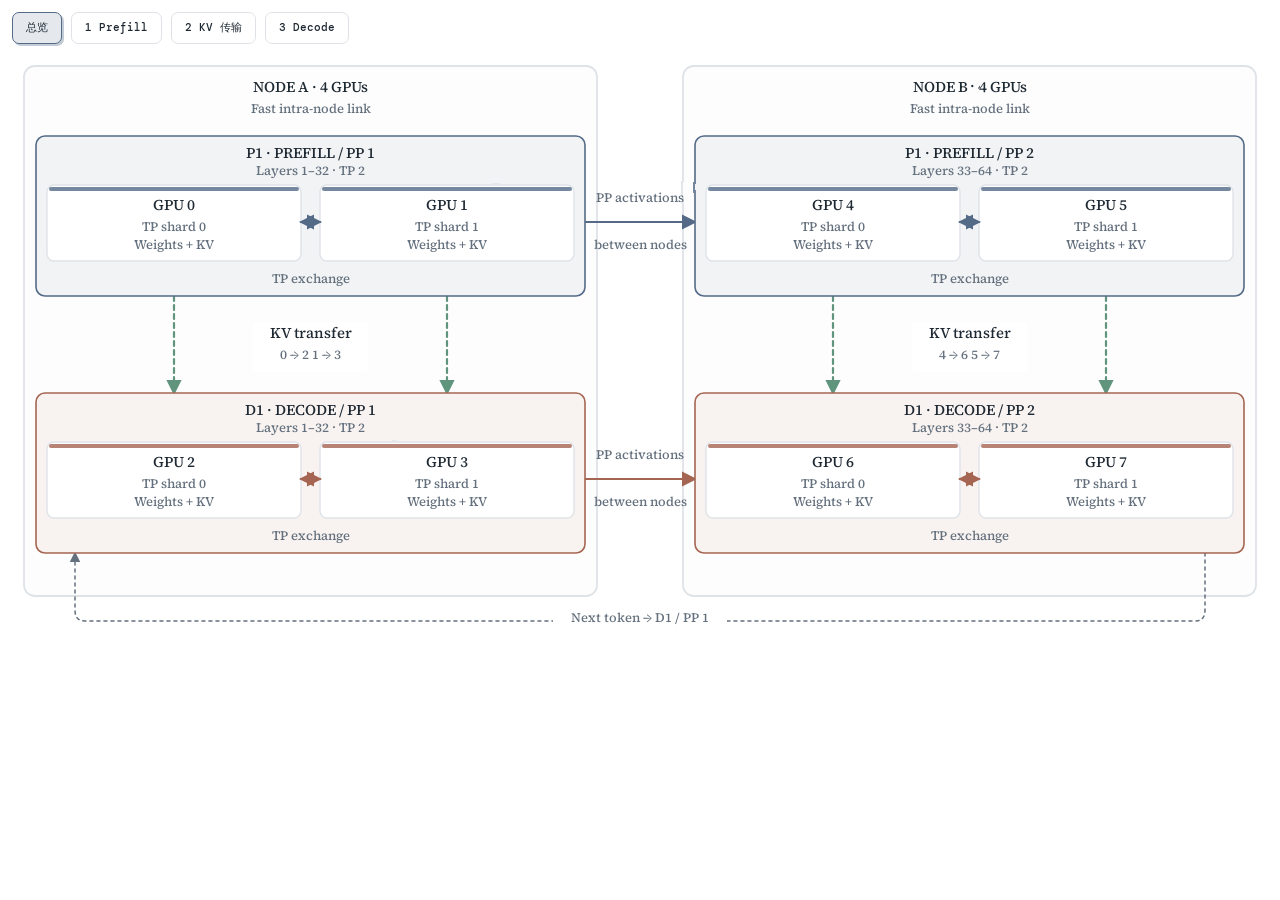
<file: assets/articles/prefill-decode-disaggregation/distserve-gpu-placement.html>
<!doctype html>
<html lang="zh-CN">
<head>
<meta charset="utf-8">
<meta name="viewport" content="width=device-width, initial-scale=1">
<title>DistServe GPU placement</title>
<link rel="preconnect" href="https://fonts.googleapis.com">
<link rel="preconnect" href="https://fonts.gstatic.com" crossorigin>
<link href="https://fonts.googleapis.com/css2?family=DM+Mono:wght@400;500&amp;family=Source+Serif+4:opsz,wght@8..60,400;8..60,600&amp;display=swap" rel="stylesheet">
<style>
:root { --background:#fff; --foreground:#1f2933; --muted-foreground:#64707d; --border:#dfe3e8; --viz-series-1:#546b87; --viz-series-2:#a56552; --viz-series-3:#60947d; --font-size-base:15px; --serif:"Source Serif 4",Georgia,serif; --mono:"DM Mono",Consolas,monospace; }
* { box-sizing:border-box; }
body { margin:12px; background:var(--background); color:var(--foreground); }
</style>
</head>
<body>
<div id="distserve-gpu-placement">
  <style>
    #distserve-gpu-placement { font-family:var(--serif); }
    #distserve-gpu-placement .viz-controls { display:flex; flex-wrap:wrap; align-items:center; gap:9px; margin:0 0 10px; }
    #distserve-gpu-placement .viz-controls .btn { padding:8px 13px; border:1px solid var(--border); border-radius:7px; color:var(--foreground); background:var(--background); font:500 calc(var(--font-size-base) * .76)/1.2 var(--mono); white-space:nowrap; cursor:pointer; }
    #distserve-gpu-placement .viz-controls .btn:hover { background:#f6f7f9; }
    #distserve-gpu-placement .viz-controls .btn[aria-pressed="true"] { border-color:var(--viz-series-1); background:color-mix(in srgb,var(--viz-series-1) 15%,var(--background)); box-shadow:2px 2px 0 color-mix(in srgb,var(--viz-series-1) 35%,transparent); }
    #distserve-gpu-placement .viz-controls .btn:focus-visible { outline:2px solid var(--viz-series-1); outline-offset:3px; }
    #distserve-gpu-placement .gpu-canvas { width:100%; display:block; overflow:visible; }
    #distserve-gpu-placement .gpu-canvas text { fill:var(--foreground); font-family:var(--serif); font-size:var(--font-size-base); font-weight:500; }
    #distserve-gpu-placement .gpu-canvas .minor { fill:var(--muted-foreground); font-size:calc(var(--font-size-base) * .86); }
    #distserve-gpu-placement .gpu-canvas .heading { font-weight:500; }
    #distserve-gpu-placement .node-boundary { fill:color-mix(in srgb,var(--foreground) 1%,var(--background)); stroke:var(--border); stroke-width:1.8; }
    #distserve-gpu-placement .stage-boundary { fill:color-mix(in srgb,var(--viz-series-1) 8%,var(--background)); stroke:var(--viz-series-1); stroke-width:1.6; filter:url(#dg-sketch); }
    #distserve-gpu-placement .stage-d .stage-boundary { fill:color-mix(in srgb,var(--viz-series-2) 8%,var(--background)); stroke:var(--viz-series-2); }
    #distserve-gpu-placement .gpu-box { fill:var(--background); stroke:var(--border); stroke-width:1.4; filter:url(#dg-sketch); }
    #distserve-gpu-placement .gpu-band { fill:var(--viz-series-1); opacity:.8; }
    #distserve-gpu-placement .stage-d .gpu-band { fill:var(--viz-series-2); }
    #distserve-gpu-placement .flow { fill:none; stroke-width:2.2; stroke-linecap:round; stroke-linejoin:round; stroke:var(--viz-series-1); }
    #distserve-gpu-placement .flow-d { stroke:var(--viz-series-2); }
    #distserve-gpu-placement .flow-kv { stroke:var(--viz-series-3); stroke-dasharray:5 4; }
    #distserve-gpu-placement .return-flow { stroke:var(--muted-foreground); stroke-dasharray:3 4; stroke-width:1.5; }
    #distserve-gpu-placement .quiet-flow { opacity:.13; }
    #distserve-gpu-placement .quiet-stage { opacity:.32; }
    #distserve-gpu-placement .quiet-stage .gpu-band { opacity:.25; }
    #distserve-gpu-placement .quiet-stage .stage-boundary { fill:var(--background); }
    #distserve-gpu-placement .glyph-mask { fill:var(--background); }
    @media (max-width:390px) { #distserve-gpu-placement .viz-controls { gap:7px; } #distserve-gpu-placement .viz-controls .btn { padding:7px 9px; font-size:calc(var(--font-size-base) * .82); } }
  </style>
  <div class="viz-controls" role="group" aria-label="切换图示阶段">
    <button type="button" class="btn" data-mode="all" aria-pressed="true">总览</button>
    <button type="button" class="btn" data-mode="prefill" aria-pressed="false">1 Prefill</button>
    <button type="button" class="btn" data-mode="kv" aria-pressed="false">2 KV 传输</button>
    <button type="button" class="btn" data-mode="decode" aria-pressed="false">3 Decode</button>
  </div>
  <svg class="gpu-canvas" role="img" aria-label="Prefill 实例 P1 与 Decode 实例 D1 的示意布局：各有两段流水线并采用两路张量并行，对应阶段在节点内传输 KV。"></svg>
  <script>
  (() => {
    const root = document.getElementById('distserve-gpu-placement');
    const svg = root.querySelector('.gpu-canvas');
    const buttons = [...root.querySelectorAll('[data-mode]')];
    if (new URLSearchParams(window.location.search).get('lang') === 'en') {
      document.documentElement.lang = 'en';
      root.querySelector('.viz-controls').setAttribute('aria-label', 'Select diagram phase');
      root.querySelector('[data-mode="all"]').textContent = 'Overview';
      root.querySelector('[data-mode="kv"]').textContent = '2 KV transfer';
      svg.setAttribute('aria-label', 'Illustrative placement of Prefill instance P1 and Decode instance D1: two pipeline stages and two-way tensor parallelism, with KV transfer between corresponding stages within each node.');
    }
    let mode = 'all';
    const active = t => mode === 'all' || mode === t;
    const fmt = n => Number(n.toFixed(2));
    const text = (x,y,value,klass='',anchor='middle') => `<text x="${fmt(x)}" y="${fmt(y)}" text-anchor="${anchor}" class="${klass}">${value}</text>`;
    const marker = (name,color) => `<marker id="dg-${name}" markerWidth="7" markerHeight="7" refX="6" refY="3.5" orient="auto-start-reverse"><path d="M0 0 L7 3.5 L0 7 Z" fill="var(${color})"/></marker>`;
    const flow = (d,t,both=false,ret=false) => {
      const color = ret ? 'r' : (t === 'decode' ? 'd' : (t === 'kv' ? 'kv' : 'p'));
      const cls = ['flow',t === 'decode' ? 'flow-d' : '',t === 'kv' ? 'flow-kv' : '',ret?'return-flow':'',active(t)?'':'quiet-flow'].join(' ');
      return `<path d="${d}" class="${cls}" marker-end="url(#dg-${color})" ${both ? `marker-start="url(#dg-${color})"`:''}/>`;
    };
    function draw() {
      const w = Math.max(288, Math.floor(root.getBoundingClientRect().width));
      const wide = w >= 640;
      const gap = wide ? 86 : 0;
      const margin = wide ? 12 : 24;
      const nw = wide ? (w-2*margin-gap)/2 : w-2*margin;
      const nx = [margin,wide ? margin+nw+gap : margin];
      const ny = [12,wide ? 12 : 588];
      const h = wide ? 585 : 1170;
      const stageHeight = 160;
      const nodes = [];
      let layers = '';
      let paths = '';
      let labels = '';
      let cards = '';
      for (let node=0;node<2;node++) {
        const x=nx[node], y=ny[node], groupX=x+12, groupW=nw-24;
        const py=y+70,dy=y+327;
        nodes.push({x,y,gx:groupX,gw:groupW,py,dy});
        layers += `<rect x="${fmt(x)}" y="${y}" width="${fmt(nw)}" height="530" rx="11" class="node-boundary"/>`;
        layers += text(x+nw/2,y+26,`NODE ${node?'B':'A'} · 4 GPUs`,'heading');
        layers += text(x+nw/2,y+47,'Fast intra-node link','minor');
        for (let phase=0;phase<2;phase++) {
          const sy=phase?dy:py, t=phase?'decode':'prefill';
          const cls=`stage-${phase?'d':'p'} ${active(t)?'':'quiet-stage'}`;
          const start=node*4+phase*2;
          const pad=11, innerGap=19;
          const gpuW=(groupW-2*pad-innerGap)/2;
          const gpuY=sy+49;
          cards += `<g class="${cls}" data-stage="${node}-${phase}"><rect x="${fmt(groupX)}" y="${sy}" width="${fmt(groupW)}" height="${stageHeight}" rx="9" class="stage-boundary"/>`;
          cards += text(groupX+groupW/2,sy+22,`${phase?'D1 · DECODE':'P1 · PREFILL'} / PP ${node+1}`,'heading');
          cards += text(groupX+groupW/2,sy+39,`Layers ${node?'33–64':'1–32'} · TP 2`,'minor');
          const centers=[];
          for (let shard=0;shard<2;shard++) {
            const gx=groupX+pad+shard*(gpuW+innerGap);
            centers.push(gx+gpuW/2);
            cards += `<rect x="${fmt(gx)}" y="${gpuY}" width="${fmt(gpuW)}" height="76" rx="7" class="gpu-box"/><rect x="${fmt(gx+2)}" y="${gpuY+2}" width="${fmt(gpuW-4)}" height="4" rx="2" class="gpu-band"/>`;
            cards += text(gx+gpuW/2,gpuY+25,`GPU ${start+shard}`,'heading');
            cards += text(gx+gpuW/2,gpuY+46,`TP shard ${shard}`,'minor');
            cards += text(gx+gpuW/2,gpuY+64,'Weights + KV','minor');
          }
          const ax=groupX+pad+gpuW, bx=ax+innerGap;
          cards += flow(`M${fmt(ax)} ${gpuY+37} H${fmt(bx)}`,t,true);
          cards += text(groupX+groupW/2,sy+147,'TP exchange','minor');
          cards += '</g>';
          if(phase===0) {
            nodes[node].centers=centers;
            nodes[node].gpuW=gpuW;
          }
        }
        for(let shard=0;shard<2;shard++) {
          const cx=nodes[node].centers[shard];
          paths += flow(`M${fmt(cx)} ${py+stageHeight} V${dy}`, 'kv');
        }
        const center=x+nw/2;
        labels += `<rect x="${fmt(center-58)}" y="${py+186}" width="116" height="50" rx="5" class="glyph-mask"/>`;
        labels += text(center,py+202,'KV transfer','heading');
        labels += text(center,py+223,`${node?4:0} → ${node?6:2}    ${node?5:1} → ${node?7:3}`,'minor');
      }
      const a=nodes[0],b=nodes[1];
      if(wide) {
        for(let phase=0;phase<2;phase++) {
          const y=(phase?a.dy:a.py)+86,t=phase?'decode':'prefill';
          paths += flow(`M${fmt(a.gx+a.gw)} ${y} H${fmt(b.gx)}`,t);
          labels += text(w/2,y-20,'PP activations','minor');
          labels += text(w/2,y+27,'between nodes','minor');
        }
        const left=a.gx+39,right=b.gx+b.gw-39;
        paths += flow(`M${fmt(right)} ${b.dy+stageHeight} V556 Q${fmt(right)} 567 ${fmt(right-10)} 567 H${fmt(left+10)} Q${fmt(left)} 567 ${fmt(left)} 556 V${a.dy+stageHeight}`,'decode',false,true);
        labels += `<rect x="${fmt(w/2-87)}" y="550" width="174" height="28" rx="4" class="glyph-mask"/>`;
        labels += text(w/2,568,'Next token → D1 / PP 1','minor');
      } else {
        const l=8,r=w-8;
        paths += flow(`M${fmt(a.gx)} ${a.py+86} H${l+8} Q${l} ${a.py+86} ${l} ${a.py+94} V${b.py+78} Q${l} ${b.py+86} ${l+8} ${b.py+86} H${fmt(b.gx)}`,'prefill');
        paths += flow(`M${fmt(a.gx+a.gw)} ${a.dy+86} H${r-8} Q${r} ${a.dy+86} ${r} ${a.dy+94} V${b.dy+78} Q${r} ${b.dy+86} ${r-8} ${b.dy+86} H${fmt(b.gx+b.gw)}`,'decode');
        labels += `<rect x="${fmt(w/2-82)}" y="554" width="164" height="24" rx="4" class="glyph-mask"/>`;
        labels += text(w/2,571,'PP activations · A → B','minor');
        labels += text(w/2,1148,'Next token → D1 / PP 1','minor');
      }
      svg.setAttribute('viewBox',`0 0 ${w} ${h}`);
      svg.setAttribute('height',h);
      svg.innerHTML=`<title>Illustrative DistServe GPU placement: PP 2 and TP 2</title><desc>Prefill instance P1 uses GPUs 0, 1, 4, and 5. Decode instance D1 uses GPUs 2, 3, 6, and 7. Both instances span two nodes. Pipeline activations travel between nodes, while corresponding stages transfer KV within each node.</desc><defs><filter id="dg-sketch" x="-2%" y="-2%" width="104%" height="104%"><feTurbulence type="fractalNoise" baseFrequency="0.02" numOctaves="2" seed="4" result="noise"/><feDisplacementMap in="SourceGraphic" in2="noise" scale="1.5"/></filter>${marker('p','--viz-series-1')}${marker('d','--viz-series-2')}${marker('kv','--viz-series-3')}${marker('r','--muted-foreground')}</defs><g filter="url(#dg-sketch)">${layers}${paths}</g>${cards}${labels}`;
      buttons.forEach(button=>button.setAttribute('aria-pressed',String(button.dataset.mode===mode)));
    }
    buttons.forEach(button=>button.addEventListener('click',()=>{
      mode=button.dataset.mode;
      draw();
    }));
    new ResizeObserver(draw).observe(root);
    draw();
  })();
  </script>
</div>

</body>
</html>
</file>
<file: styles.css>
:root {
  color-scheme: light;
  --paper: #ffffff;
  --paper-deep: #f6f7f9;
  --ink: #1f2933;
  --muted: #64707d;
  --rule: #dfe3e8;
  --accent: #4b5563;
  --accent-dark: #374151;
  --accent-hover: #6b7280;
  --serif: "Source Serif 4", Georgia, serif;
  --mono: "DM Mono", "SFMono-Regular", Consolas, monospace;
  --shell: min(1120px, calc(100vw - 48px));
  --article-shell: min(1216px, calc(100vw - 64px));
}

* {
  box-sizing: border-box;
}

html {
  scroll-behavior: smooth;
  scroll-padding-top: 90px;
}

body {
  margin: 0;
  background: var(--paper);
  color: var(--ink);
  font-family: var(--serif);
  font-size: 18px;
  line-height: 1.65;
  text-rendering: optimizeLegibility;
}

a {
  color: inherit;
  text-decoration-thickness: 1px;
  text-underline-offset: 0.2em;
}

a:hover {
  color: var(--accent-hover);
}

button,
a {
  -webkit-tap-highlight-color: transparent;
}

.shell {
  width: var(--shell);
  margin-inline: auto;
}

.skip-link {
  position: fixed;
  top: 0;
  left: 16px;
  z-index: 100;
  transform: translateY(-120%);
  background: var(--ink);
  color: var(--paper);
  padding: 8px 12px;
  font-family: var(--mono);
  font-size: 13px;
}

.skip-link:focus {
  transform: translateY(0);
}

.site-header {
  position: sticky;
  top: 0;
  z-index: 20;
  background: rgba(255, 255, 255, 0.95);
  border-bottom: 1px solid var(--rule);
  backdrop-filter: blur(10px);
}

.header-inner {
  min-height: 72px;
  display: grid;
  grid-template-columns: auto 1fr auto;
  align-items: center;
  gap: 28px;
}

.header-actions {
  display: flex;
  align-items: center;
  gap: 18px;
  white-space: nowrap;
}

.header-github {
  display: inline-flex;
  align-items: center;
  justify-content: center;
  width: 32px;
  height: 32px;
  border-radius: 4px;
  color: var(--ink);
  text-decoration: none;
  transition: color 160ms ease;
}

.header-github svg {
  display: block;
  width: 20px;
  height: 20px;
}

.header-github:hover,
.header-github:focus-visible {
  color: var(--accent-hover);
}

.header-github:focus-visible {
  outline: 2px solid var(--accent-hover);
  outline-offset: 3px;
}

.wordmark {
  display: inline-flex;
  align-items: center;
  gap: 11px;
  font-family: var(--mono);
  font-size: 13px;
  font-weight: 500;
  text-decoration: none;
  letter-spacing: 0.02em;
}

.wordmark-mark {
  width: 34px;
  height: 34px;
  display: grid;
  place-items: center;
  border: 1px solid var(--ink);
  font-size: 11px;
}

.site-nav {
  display: flex;
  justify-content: center;
  gap: clamp(18px, 3vw, 36px);
}

.site-nav a,
.language-toggle,
.menu-toggle {
  font-family: var(--mono);
  font-size: 12px;
  letter-spacing: 0.03em;
}

.site-nav a {
  text-decoration: none;
  color: var(--muted);
}

.site-nav a:hover,
.site-nav a.is-active,
.site-nav a[aria-current="page"] {
  color: var(--accent);
}

.about-subnav {
  display: flex;
  flex-wrap: wrap;
  gap: 12px 26px;
  max-width: 690px;
  margin-top: 38px;
  padding-top: 20px;
  border-top: 1px solid var(--rule);
}

.about-subnav a {
  color: var(--muted);
  font-family: var(--mono);
  font-size: 11px;
  text-decoration: none;
}

.about-subnav a:hover {
  color: var(--accent);
}

/* Blog home */
.home-intro {
  display: grid;
  grid-template-columns: minmax(0, 1.7fr) minmax(250px, 0.8fr);
  gap: 80px;
  align-items: end;
  padding-block: 64px 52px;
  border-bottom: 1px solid var(--rule);
}

.home-intro h1 {
  margin: 12px 0 18px;
  font-size: clamp(44px, 5vw, 64px);
  font-weight: 400;
  line-height: 1.1;
  letter-spacing: -0.035em;
  text-wrap: balance;
}

.home-deck {
  max-width: 620px;
  margin: 0;
  color: #36424b;
  font-family: var(--serif);
  font-size: 17px;
  line-height: 1.75;
}

.home-intro h1 > span {
  display: block;
}

.home-note {
  margin: 0;
  padding-left: 28px;
  border-left: 1px solid var(--rule);
}

.home-note-label {
  margin: 0 0 10px;
  color: var(--accent);
  font-family: var(--mono);
  font-size: 11px;
  letter-spacing: 0.06em;
  text-transform: uppercase;
}

.home-note > p:not(.home-note-label) {
  margin: 0 0 12px;
  color: var(--muted);
  font-family: var(--serif);
  font-size: 14px;
}

.home-note a {
  font-family: var(--mono);
  font-size: 12px;
}

.home-section {
  padding-block: 44px 52px;
  border-bottom: 1px solid var(--rule);
}

.home-section-heading {
  display: grid;
  grid-template-columns: minmax(0, 1fr) auto;
  gap: 28px;
  align-items: end;
  margin-bottom: 24px;
}

.home-section-heading > div:first-child {
  min-width: 0;
}

.home-section-heading h2 {
  margin: 0;
  font-size: 32px;
  font-weight: 400;
  line-height: 1.2;
  letter-spacing: -0.025em;
}

.home-section-heading > p {
  max-width: 420px;
  margin: 0;
  color: var(--muted);
  font-size: 15px;
}

.featured-grid {
  display: grid;
  grid-template-columns: minmax(0, 1.65fr) minmax(300px, 1fr);
  column-gap: 40px;
}

.featured-post {
  display: flex;
  flex-direction: column;
  padding: 22px 0;
  border-top: 1px solid var(--rule);
}

.featured-post[hidden] {
  display: none;
}

.featured-post-main {
  grid-row: 1 / span 2;
  padding: 0;
  border: 0;
}

.featured-post:not(.featured-post-main) {
  display: grid;
  grid-template-columns: minmax(0, 1fr) 112px;
  grid-template-areas: "label label" "title cover" "summary cover" "footer footer";
  column-gap: 20px;
}

.featured-post:not(.featured-post-main) > .post-label-row { grid-area: label; }
.featured-post:not(.featured-post-main) > h3 { grid-area: title; }
.featured-post:not(.featured-post-main) > p { grid-area: summary; }
.featured-post:not(.featured-post-main) > .post-footer { grid-area: footer; }

.featured-thumbnail {
  grid-area: cover;
  align-self: start;
  margin: 16px 0 12px;
}

.featured-thumbnail > a {
  display: block;
  overflow: hidden;
  border-radius: 6px;
}

.featured-thumbnail img {
  display: block;
  width: 100%;
  height: 112px;
  object-fit: cover;
  border-radius: 6px;
  background: var(--paper-deep);
  transition: transform 250ms ease;
}

.featured-thumbnail > a:hover img {
  transform: scale(1.025);
}

.featured-cover,
.article-header-cover {
  min-width: 0;
  margin: 0;
}

.featured-cover > a {
  display: block;
  overflow: hidden;
  border-radius: 8px;
}

.featured-cover img,
.article-header-cover img {
  display: block;
  width: 100%;
  height: 280px;
  object-fit: cover;
  object-position: center 62%;
  background: var(--paper-deep);
  border-radius: 8px;
}

.featured-cover img {
  transition: transform 250ms ease;
}

.featured-cover > a:hover img {
  transform: scale(1.025);
}

.article-header-cover figcaption {
  margin-top: 7px;
  color: var(--muted);
  font-family: var(--serif);
  font-size: 10px;
  text-align: right;
}

.featured-post-main .post-label-row {
  margin-top: 20px;
}

.post-label-row,
.post-footer,
.blog-row-meta {
  font-family: var(--mono);
  font-size: 10px;
  letter-spacing: 0.05em;
  text-transform: uppercase;
}

.post-label-row {
  display: flex;
  justify-content: space-between;
  gap: 18px;
  color: var(--muted);
}

.post-label-row span:first-child {
  color: var(--accent-dark);
}

.featured-post h3 {
  margin: 16px 0 12px;
  font-size: 24px;
  font-weight: 600;
  line-height: 1.25;
}

.featured-post h3 a,
.blog-row h4 a {
  color: inherit;
  text-decoration-color: var(--rule);
}

.featured-post h3 a:hover,
.blog-row h4 a:hover {
  color: var(--accent-hover);
  text-decoration-color: var(--accent-hover);
}

.featured-post-main h3 {
  margin-top: 14px;
  font-size: clamp(30px, 3vw, 38px);
  font-weight: 400;
  letter-spacing: -0.025em;
  text-wrap: balance;
}

.featured-post > p {
  margin: 0;
  color: var(--muted);
  font-family: var(--serif);
  font-size: 15px;
}

.featured-post-main > p {
  font-size: 16px;
}

.post-footer {
  display: flex;
  justify-content: space-between;
  gap: 24px;
  margin-top: auto;
  padding-top: 20px;
  color: var(--muted);
}

.draft-link {
  color: var(--accent-dark);
}

.home-section-heading-filter {
  align-items: start;
}

.topic-filters {
  display: flex;
  flex-wrap: wrap;
  justify-content: flex-end;
  gap: 8px 20px;
  max-width: 520px;
}

.topic-filters button {
  padding: 3px 0;
  border: 0;
  border-bottom: 1px solid transparent;
  background: transparent;
  color: var(--muted);
  font-family: var(--mono);
  font-size: 11px;
  cursor: pointer;
}

.topic-filters button:hover,
.topic-filters button.is-active {
  border-bottom-color: var(--accent);
  color: var(--accent);
}

.blog-feed {
  margin-top: 8px;
}

.blog-year-group {
  display: grid;
  grid-template-columns: 68px minmax(0, 1fr);
  column-gap: 24px;
  border-bottom: 1px solid var(--rule);
}

.blog-year-title {
  grid-column: 1;
  grid-row: 1;
  align-self: start;
  margin: 0;
  padding: 28px 0;
  color: var(--muted);
  font-family: var(--mono);
  font-size: 12px;
  font-weight: 400;
  line-height: 1.8;
}

.blog-year-group[hidden] {
  display: none;
}

.blog-row {
  grid-column: 2;
  display: grid;
  grid-template-columns: 240px minmax(0, 1fr);
  gap: 28px;
  align-items: start;
  padding: 28px 0;
  border-bottom: 1px solid var(--rule);
}

.blog-row:last-child {
  border-bottom: 0;
}

.blog-row[hidden] {
  display: none;
}

.blog-row-meta {
  display: flex;
  flex-direction: column;
  gap: 4px;
  color: var(--muted);
  line-height: 1.8;
}

.blog-row p {
  margin: 7px 0 0;
  color: var(--muted);
  font-family: var(--serif);
  font-size: 15px;
  line-height: 1.65;
}

.blog-row h4 {
  margin: -2px 0 0;
  font-size: 21px;
  font-weight: 600;
  line-height: 1.4;
}

.blog-row h4 a {
  text-decoration: none;
}

/* Long-form article */
#reading-progress {
  position: fixed;
  inset: 0 auto auto 0;
  z-index: 60;
  width: 0;
  height: 2px;
  background: var(--accent);
}

.article-header {
  width: var(--article-shell);
  display: grid;
  grid-template-columns: minmax(0, 1.6fr) minmax(0, 1fr);
  gap: 40px;
  align-items: center;
  padding-block: 52px 48px;
}

.article-header-copy {
  min-width: 0;
}

.article-header-cover img {
  height: 320px;
}

.article-breadcrumb {
  display: flex;
  flex-wrap: wrap;
  gap: 10px;
  margin-bottom: 24px;
  color: var(--muted);
  font-family: var(--mono);
  font-size: 11px;
  letter-spacing: 0.04em;
  text-transform: uppercase;
}

.article-header h1 {
  margin: 12px 0 20px;
  font-size: clamp(34px, 4vw, 48px);
  font-weight: 400;
  line-height: 1.15;
  letter-spacing: -0.025em;
  text-wrap: balance;
}

.article-subtitle {
  margin: 0;
  color: var(--muted);
  font-family: var(--serif);
  font-size: 17px;
  line-height: 1.7;
}

.article-meta {
  display: flex;
  flex-wrap: wrap;
  align-items: center;
  gap: 8px 24px;
  margin: 22px 0 0;
  color: var(--muted);
  font-family: var(--mono);
  font-size: 11px;
  line-height: 1.5;
}

.article-content {
  width: min(720px, calc(100vw - 48px));
  margin: 0 auto;
  padding: 48px 0 72px;
  border-top: 1px solid var(--rule);
  font-family: var(--serif);
  font-size: 17px;
  line-height: 1.85;
}

.article-content > p,
.article-content section > p {
  margin: 0 0 1.35em;
  text-align: justify;
  text-align-last: start;
  hyphens: auto;
}

html[lang^="zh"] .article-content p {
  text-justify: inter-character;
  hyphens: none;
}

.article-lead {
  color: inherit;
  font-size: inherit;
  line-height: inherit;
}

.article-content section {
  margin-top: 56px;
}

.article-content h2,
.article-content h3,
.article-content h4,
.article-content h5,
.article-content h6 {
  scroll-margin-top: 100px;
  font-family: var(--serif);
}

.article-content h2 {
  margin: 0 0 24px;
  padding-top: 18px;
  border-top: 1px solid var(--rule);
  font-size: 28px;
  font-weight: 600;
  line-height: 1.3;
  letter-spacing: -0.025em;
}

.article-content h3 {
  margin: 36px 0 16px;
  font-size: 23px;
  font-weight: 600;
  line-height: 1.3;
}

.article-content h4,
.article-content h5,
.article-content h6 {
  margin: 36px 0 16px;
  font-weight: 600;
  line-height: 1.35;
}

.article-content h4 { font-size: 21px; }
.article-content h5 { font-size: 20px; }
.article-content h6 { font-size: 19px; }

.section-deck {
  margin: -14px 0 46px !important;
  color: var(--accent-dark);
  font-family: var(--mono);
  font-size: 13px;
  letter-spacing: 0.03em;
}

.article-content a {
  color: var(--accent-dark);
  text-decoration-color: rgba(75, 85, 99, 0.45);
  text-decoration-thickness: 1px;
  text-underline-offset: 0.16em;
  transition: color 160ms ease, text-decoration-color 160ms ease, text-decoration-thickness 160ms ease;
}

.article-content a:hover,
.article-content a:focus-visible {
  color: var(--accent-hover);
  text-decoration-color: var(--accent-hover);
  text-decoration-thickness: 2px;
}

.article-list {
  margin: 10px 0 30px;
  padding: 0;
  list-style: none;
  font-style: italic;
  line-height: 1.65;
}

.article-list li {
  position: relative;
  margin: 0;
  padding: 0.16em 0 0.16em 1.45em;
}

.article-list li::before {
  content: "";
  position: absolute;
  top: 0.82em;
  left: 0.2em;
  width: 0.3em;
  height: 0.3em;
  border-radius: 50%;
  background: var(--accent);
}

.article-content :not(pre) > code {
  padding: 0.1em 0.32em;
  border-radius: 2px;
  background: var(--paper-deep);
  color: var(--accent-dark);
  font-family: var(--mono);
  font-size: 0.76em;
}

.article-note {
  margin: 32px 0;
  padding: 20px 22px;
  border-left: 4px solid var(--accent);
  border-radius: 8px;
  background: #f5f5f5;
  color: #424242;
}

.article-note > span {
  display: block;
  margin-bottom: 8px;
  color: var(--accent-dark);
  font-family: var(--mono);
  font-size: 10px;
  letter-spacing: 0.08em;
  text-transform: uppercase;
}

.article-note p {
  margin: 0;
  font-size: 17px;
}

.article-note-anchor {
  display: flow-root;
}

@media (min-width: 1280px) {
  .article-note-anchor {
    position: relative;
    height: 0;
  }

  .article-note-anchor .article-note {
    position: absolute;
    top: var(--note-offset, 0px);
    left: calc(100% + 40px);
    /* Use the outer whitespace too, without shifting the centered body. */
    width: clamp(208px, calc((100vw - 720px) / 2 - 72px), 280px);
    margin: 0;
    padding: 18px 20px;
    border-left-width: 2px;
    border-radius: 4px;
    background: var(--paper-deep);
  }

  .article-note-anchor .article-note p {
    font-size: 15px;
    line-height: 1.8;
  }
}

.article-content blockquote {
  margin: 42px 0;
  padding: 18px 22px;
  border-left: 4px solid var(--accent);
  border-radius: 8px;
  background: #f5f5f5;
  color: var(--accent-dark);
  font-size: 27px;
  font-style: italic;
  line-height: 1.4;
}

.article-content blockquote p {
  margin: 0;
}

.research-example {
  margin: 0 0 36px;
}

.research-example summary {
  display: inline-flex;
  align-items: baseline;
  gap: 0.45em;
  margin-left: -6px;
  padding: 3px 6px;
  border-radius: 6px;
  color: var(--ink);
  cursor: pointer;
  font: inherit;
  list-style: none;
  transition: color 160ms ease, background-color 160ms ease;
}

.research-example summary::-webkit-details-marker {
  display: none;
}

.research-example summary:hover,
.research-example summary:focus-visible {
  color: var(--accent-hover);
  background: rgba(75, 85, 99, 0.07);
}

.research-example summary:focus-visible {
  outline: 1px solid rgba(75, 85, 99, 0.4);
  outline-offset: 2px;
}

.research-example summary:hover .research-example-arrow,
.research-example summary:focus-visible .research-example-arrow {
  translate: 3px 0;
}

.research-example-body {
  margin-top: 16px;
  padding: 22px 24px;
  overflow: hidden;
  border: 1px solid var(--rule);
  border-radius: 14px;
  background: #fff;
  box-shadow: 0 10px 28px rgba(23, 34, 43, 0.05);
}

.research-example-arrow {
  color: var(--accent-dark);
  font-family: var(--mono);
  font-size: 0.8em;
  transition: color 160ms ease, transform 160ms ease, translate 160ms ease;
}

.research-example[open] .research-example-arrow {
  transform: rotate(90deg);
}

.research-example-body > p:first-child {
  margin-top: 0;
}

.research-example-body > :last-child {
  margin-bottom: 0;
}

.source-value-formula {
  max-width: 760px;
  margin: 20px auto 34px !important;
  padding: 6px 12px;
  color: var(--accent-dark);
  font-family: "Kaiti SC", STKaiti, KaiTi, serif;
  font-size: clamp(22px, 3vw, 31px);
  font-style: italic;
  line-height: 1.55;
  text-align: center;
  text-wrap: balance;
}

.stacked-table-figure {
  display: grid;
  gap: 0;
  margin-top: 24px;
}

.stacked-table-figure img {
  border-radius: 0;
}

.stacked-table-figure img:first-child {
  border-radius: 8px 8px 0 0;
}

.stacked-table-figure img:last-child {
  border-radius: 0 0 8px 8px;
}

.citation {
  margin-left: 0.08em;
  font-family: var(--mono);
  font-size: 0.58em;
  line-height: 0;
  vertical-align: super;
}

.citation a {
  text-decoration: none;
}

.article-references ol {
  margin: 0;
  padding-left: 1.45em;
  color: #36424b;
  font-size: 15px;
  line-height: 1.62;
}

.article-references li {
  scroll-margin-top: 110px;
  margin-bottom: 1.05em;
  padding-left: 0.35em;
  transition: background-color 180ms ease;
}

.article-references li:target {
  border-radius: 6px;
  background: rgba(75, 85, 99, 0.08);
  outline: 5px solid rgba(75, 85, 99, 0.08);
}

.reference-back {
  margin-left: 0.3em;
  font-family: var(--mono);
  text-decoration: none;
}

.article-content pre {
  box-sizing: border-box;
  width: 100%;
  margin: 28px 0;
  padding: 14px;
  overflow-x: auto;
  border: 1px solid #e9ecef;
  border-radius: 6px;
  background: #f8f9fa;
  color: #383a42;
  font-family: var(--mono);
  font-size: 14px;
  line-height: 1.5;
  tab-size: 2;
}

.article-content .prompt-example {
  margin: 32px 0;
  padding: 18px 16px;
  border: 2px solid #111;
  border-radius: 0;
  background: #fff;
  color: #111;
  font-family: Arial, "Helvetica Neue", sans-serif;
  font-size: 16px;
  line-height: 1.32;
  white-space: pre-wrap;
  overflow-wrap: anywhere;
}

.article-content .prompt-example code {
  font: inherit;
}

.article-figure {
  margin: 40px 0;
}

.article-figure-wide {
  margin-right: 0;
  margin-left: 0;
}

.article-figure img {
  display: block;
  width: 100%;
  height: auto;
  border-radius: 8px;
  background: #fff;
}

.article-figure figcaption {
  margin-top: 13px;
  color: var(--muted);
  font-family: var(--mono);
  font-size: 10px;
  line-height: 1.5;
}

.interactive-figure {
  margin: 40px 0;
}

.interactive-figure iframe {
  display: block;
  width: 100%;
  max-width: 100%;
  border: 1px solid var(--rule);
  border-radius: 8px;
  background: #fff;
}

.interactive-figure figcaption {
  margin-top: 13px;
  color: var(--muted);
  font-family: var(--mono);
  font-size: 10px;
  line-height: 1.5;
}

@media (max-width: 760px) {
  .interactive-figure iframe {
    height: 1300px;
  }
}

.article-table-wrap {
  width: 100%;
  margin: 32px 0;
  overflow-x: auto;
}

.article-content table {
  width: 100%;
  overflow: hidden;
  border: 1px solid var(--rule);
  border-collapse: separate;
  border-spacing: 0;
  border-radius: 8px;
  font-size: 15px;
  line-height: 1.45;
}

.article-content th,
.article-content td {
  padding: 15px 18px;
  border-bottom: 1px solid var(--rule);
  text-align: left;
  vertical-align: top;
}

.article-content th {
  border-bottom-color: var(--ink);
  background: var(--paper-deep);
  color: var(--ink);
  font-family: var(--serif);
  font-size: 16px;
  font-weight: 600;
  letter-spacing: 0;
}

.article-content tbody tr:last-child td {
  border-bottom: 0;
}

.article-content tbody tr:nth-child(even) {
  background: #fafbfc;
}

.article-end {
  margin-top: 92px;
  padding: 28px 0;
  border-top: 1px solid var(--ink);
  border-bottom: 1px solid var(--rule);
}

.article-end p {
  color: var(--muted);
  font-size: 15px;
}

.article-end a {
  font-family: var(--mono);
  font-size: 12px;
}

.article-pagination {
  width: min(720px, calc(100% - 48px));
  display: grid;
  grid-template-columns: 1fr 1fr;
  gap: 40px;
  padding-block: 32px 64px;
}

.article-pagination > * {
  display: flex;
  flex-direction: column;
  gap: 8px;
  text-decoration: none;
}

.article-pagination > *:last-child {
  text-align: right;
}

.article-pagination small,
.article-site-footer {
  color: var(--muted);
  font-family: var(--mono);
  font-size: 10px;
  letter-spacing: 0.06em;
  text-transform: uppercase;
}

.article-pagination strong {
  font-size: 19px;
  font-weight: 600;
}

.article-site-footer {
  padding: 24px 0;
  border-top: 1px solid var(--rule);
}

.article-site-footer .shell {
  display: flex;
  justify-content: space-between;
  gap: 24px;
}

.outline-control {
  position: fixed;
  bottom: 20px;
  left: 20px;
  z-index: 40;
}

.outline-toggle {
  display: flex;
  align-items: center;
  gap: 14px;
  padding: 10px 12px;
  border: 1px solid var(--rule);
  background: rgba(255, 255, 255, 0.96);
  color: var(--ink);
  font-family: var(--mono);
  font-size: 10px;
  letter-spacing: 0.04em;
  text-transform: uppercase;
  cursor: pointer;
  backdrop-filter: blur(8px);
}

.outline-toggle:hover,
.outline-toggle[aria-expanded="true"] {
  border-color: var(--accent);
  color: var(--accent);
}

.outline-position {
  color: var(--muted);
}

.outline-panel {
  position: absolute;
  bottom: calc(100% + 10px);
  left: 0;
  width: min(350px, calc(100vw - 40px));
  max-height: calc(100vh - 130px);
  overflow-y: auto;
  scrollbar-width: none;
  border: 1px solid var(--rule);
  background: rgba(255, 255, 255, 0.98);
  box-shadow: 0 18px 46px rgba(23, 34, 43, 0.14);
  backdrop-filter: blur(12px);
}

.outline-panel::-webkit-scrollbar {
  display: none;
}

.outline-panel-header {
  position: sticky;
  top: 0;
  display: flex;
  justify-content: space-between;
  gap: 20px;
  padding: 18px 18px 16px;
  border-bottom: 1px solid var(--rule);
  background: var(--paper);
}

.outline-panel-header > div {
  display: flex;
  flex-direction: column;
  font-family: var(--mono);
  font-size: 11px;
  text-transform: uppercase;
}

.outline-panel-header small {
  margin-top: 3px;
  color: var(--muted);
  font-size: 9px;
  text-transform: none;
}

.outline-panel-header button {
  align-self: flex-start;
  padding: 0;
  border: 0;
  background: transparent;
  color: var(--muted);
  font-size: 22px;
  line-height: 1;
  cursor: pointer;
}

.outline-panel ol {
  margin: 0;
  padding: 8px 0;
  list-style: none;
}

.outline-panel li {
  margin: 0;
}

.outline-panel a {
  display: block;
  padding: 9px 18px;
  border-left: 2px solid transparent;
  color: var(--muted);
  font-family: var(--mono);
  font-size: 11px;
  line-height: 1.4;
  text-decoration: none;
}

.outline-panel li.is-subsection a {
  padding-left: 34px;
  font-size: 10px;
}

.outline-panel li[data-depth="2"] a { padding-left: 46px; }
.outline-panel li[data-depth="3"] a { padding-left: 58px; }
.outline-panel li[data-depth="4"] a { padding-left: 70px; }

.outline-panel a:hover,
.outline-panel a.is-active {
  border-left-color: var(--accent);
  color: var(--accent-dark);
  background: var(--paper-deep);
}

@media (min-width: 1100px) {
  .article-reading-layout {
    display: grid;
    /* Equal outer columns keep the reading column centered on the viewport. */
    grid-template-columns: minmax(160px, 1fr) minmax(0, 720px) minmax(160px, 1fr);
    gap: 40px;
    width: var(--article-shell);
    margin-inline: auto;
  }

  .article-reading-layout .article-content {
    width: 100%;
    margin: 0;
  }

  .article-reading-layout .outline-control {
    position: relative;
    inset: auto;
    z-index: 10;
    padding-top: 48px;
  }

  .article-reading-layout .outline-toggle,
  .article-reading-layout .outline-panel-header button,
  .article-reading-layout .outline-panel-header small {
    display: none;
  }

  .article-reading-layout .outline-panel {
    position: sticky;
    inset: auto;
    top: 100px;
    width: 100%;
    /* Leave the lower half of the sidebar available for future content. */
    max-height: min(420px, 50dvh);
    overscroll-behavior: contain;
    border: 0;
    background: transparent;
    box-shadow: none;
    backdrop-filter: none;
  }

  .article-reading-layout .outline-panel-header {
    padding: 0 0 14px;
    border: 0;
  }

  .article-reading-layout .outline-panel-header > div {
    font-size: 13px;
  }

  .article-reading-layout .outline-panel ol {
    padding: 0;
    border-left: 1px solid var(--rule);
  }

  .article-reading-layout .outline-panel a {
    margin-left: -1px;
    padding: 7px 8px 7px 14px;
    font-family: var(--serif);
    font-size: 13px;
    line-height: 1.4;
  }

  .article-reading-layout .outline-panel li.is-subsection a {
    padding-left: 28px;
    font-size: 12px;
  }

  .article-reading-layout .outline-panel li[data-depth="2"] a { padding-left: 40px; }
  .article-reading-layout .outline-panel li[data-depth="3"] a { padding-left: 52px; }
  .article-reading-layout .outline-panel li[data-depth="4"] a { padding-left: 64px; }

  .article-reading-layout .outline-panel a:hover,
  .article-reading-layout .outline-panel a.is-active {
    background: transparent;
  }
}

.language-toggle,
.menu-toggle {
  border: 0;
  border-bottom: 1px solid var(--ink);
  background: transparent;
  color: var(--ink);
  padding: 5px 1px;
  cursor: pointer;
}

.language-toggle:disabled {
  border-bottom-color: var(--rule);
  color: var(--muted);
  cursor: not-allowed;
  opacity: 0.58;
}

.menu-toggle {
  display: none;
}

.hero {
  min-height: calc(100vh - 72px);
  display: grid;
  grid-template-columns: minmax(0, 1.55fr) minmax(270px, 0.65fr);
  align-items: center;
  gap: clamp(64px, 10vw, 140px);
  padding-block: 96px;
}

.eyebrow,
.section-number,
.item-index,
.timeline-date,
.work-meta {
  margin: 0;
  font-family: var(--mono);
  font-size: 12px;
  line-height: 1.5;
  letter-spacing: 0.06em;
  text-transform: uppercase;
}

.eyebrow,
.section-number,
.item-index {
  color: var(--accent);
}

.hero h1 {
  max-width: 780px;
  margin: 22px 0 28px;
  font-size: clamp(48px, 7vw, 84px);
  font-weight: 400;
  line-height: 0.98;
  letter-spacing: -0.045em;
}

.hero h1 span,
.hero h1 em {
  display: block;
}

.hero h1 em {
  color: var(--accent);
  font-weight: 400;
}

.hero-summary {
  max-width: 690px;
  margin: 0;
  color: #36424b;
  font-size: clamp(19px, 2vw, 23px);
  line-height: 1.55;
}

.hero-actions {
  display: flex;
  flex-wrap: wrap;
  gap: 24px;
  margin-top: 36px;
}

.text-link,
.work-links a,
.work-links span,
.contact-links a {
  font-family: var(--mono);
  font-size: 13px;
}

.muted-link,
.placeholder-link {
  color: var(--muted);
}

.primary-link {
  color: var(--accent-dark);
  font-weight: 500;
}

.profile-card {
  align-self: center;
  border-top: 1px solid var(--ink);
  border-bottom: 1px solid var(--rule);
  padding-block: 18px;
}

.portrait-placeholder {
  aspect-ratio: 4 / 5;
  display: grid;
  place-items: center;
  margin-bottom: 22px;
  background-color: var(--paper-deep);
  background-image: linear-gradient(90deg, transparent 49.5%, rgba(75, 85, 99, 0.12) 50%, transparent 50.5%),
    linear-gradient(transparent 49.5%, rgba(75, 85, 99, 0.12) 50%, transparent 50.5%);
  background-size: 52px 52px;
  color: var(--accent);
}

.portrait-placeholder span {
  font-family: var(--serif);
  font-size: clamp(54px, 8vw, 86px);
  letter-spacing: -0.06em;
}

.profile-card dl {
  margin: 0;
}

.profile-card dl > div {
  display: grid;
  grid-template-columns: 86px 1fr;
  gap: 12px;
  padding: 11px 0;
  border-top: 1px solid var(--rule);
}

.profile-card dt {
  font-family: var(--mono);
  font-size: 11px;
  color: var(--muted);
  text-transform: uppercase;
}

.profile-card dd {
  margin: 0;
  font-size: 15px;
  line-height: 1.45;
}

.section {
  padding-block: 108px;
  border-top: 1px solid var(--rule);
}

.section-heading {
  display: grid;
  grid-template-columns: 90px minmax(0, 1fr);
  gap: 24px;
  margin-bottom: 64px;
}

.section-heading h2 {
  margin: -9px 0 8px;
  font-size: clamp(36px, 5vw, 56px);
  font-weight: 400;
  line-height: 1.1;
  letter-spacing: -0.025em;
}

.section-heading > div > p {
  max-width: 620px;
  margin: 0;
  color: var(--muted);
}

.interest-grid {
  display: grid;
  grid-template-columns: repeat(3, 1fr);
  border-top: 1px solid var(--ink);
  border-bottom: 1px solid var(--rule);
}

.interest-item {
  padding: 30px 34px 36px 0;
}

.interest-item + .interest-item {
  border-left: 1px solid var(--rule);
  padding-left: 34px;
}

.interest-item h3,
.timeline h3,
.work-item h3 {
  font-weight: 600;
  line-height: 1.25;
}

.interest-item h3 {
  min-height: 2.5em;
  margin: 28px 0 16px;
  font-size: 22px;
}

.interest-item > p:last-child {
  margin: 0;
  color: var(--muted);
  font-size: 16px;
}

.timeline {
  margin: 0 0 0 114px;
  padding: 0;
  list-style: none;
  border-top: 1px solid var(--ink);
}

.timeline li {
  display: grid;
  grid-template-columns: minmax(120px, 0.32fr) minmax(0, 1fr);
  gap: 48px;
  padding: 34px 0 38px;
  border-bottom: 1px solid var(--rule);
}

.timeline-date,
.work-meta {
  color: var(--muted);
}

.timeline-meta {
  display: flex;
  flex-direction: column;
  align-items: flex-start;
  gap: 10px;
}

.sample-tag {
  display: inline-block;
  padding: 2px 6px;
  background: var(--paper-deep);
  color: var(--accent-dark);
  font-family: var(--mono);
  font-size: 9px;
  line-height: 1.5;
  letter-spacing: 0.08em;
  text-transform: uppercase;
}

.timeline h3 {
  margin: -5px 0 2px;
  font-size: 24px;
}

.timeline-org {
  margin: 0 0 11px;
  color: var(--accent-dark);
  font-style: italic;
}

.timeline li div > p:last-child {
  max-width: 710px;
  margin-bottom: 0;
  color: var(--muted);
}

.work-list {
  margin-left: 114px;
  border-top: 1px solid var(--ink);
}

.work-item {
  display: grid;
  grid-template-columns: minmax(120px, 0.32fr) minmax(0, 1fr);
  gap: 48px;
  padding: 36px 0 42px;
  border-bottom: 1px solid var(--rule);
}

.work-meta {
  display: flex;
  flex-direction: column;
  gap: 6px;
}

.work-item h3 {
  margin: -6px 0 12px;
  font-size: 28px;
}

.work-item div > p {
  max-width: 760px;
  margin: 0;
  color: var(--muted);
}

.work-links {
  display: flex;
  gap: 22px;
  margin-top: 20px;
}

.work-links span {
  color: var(--muted);
}

.publications-block {
  margin: 68px 0 0 114px;
}

.publications-block > h3 {
  margin: 0 0 20px;
  font-size: 25px;
  font-weight: 600;
}

.publication-list {
  margin: 0;
  padding: 0;
  list-style: none;
  border-top: 1px solid var(--ink);
}

.publication-list li {
  display: grid;
  grid-template-columns: 64px minmax(0, 1fr);
  gap: 26px;
  align-items: start;
  padding: 24px 0;
  border-bottom: 1px solid var(--rule);
}

.publication-list p {
  max-width: 850px;
  margin: 0;
  font-size: 16px;
}

.site-footer {
  padding: 88px 0 30px;
  border-top: 1px solid var(--rule);
  background: var(--paper);
  color: var(--ink);
}

.footer-grid {
  display: grid;
  grid-template-columns: minmax(0, 1.4fr) minmax(220px, 0.6fr);
  gap: 72px;
  align-items: end;
}

.footer-grid h2 {
  max-width: 780px;
  margin: 18px 0 0;
  font-size: clamp(36px, 5vw, 58px);
  font-weight: 400;
  line-height: 1.08;
  letter-spacing: -0.035em;
}

.contact-links {
  display: flex;
  flex-direction: column;
  align-items: flex-start;
  gap: 12px;
}

.contact-links a {
  color: var(--accent-dark);
}

.contact-links a:hover,
.contact-links a:focus-visible {
  color: var(--accent-hover);
}

.contact-links .placeholder-link {
  color: var(--muted);
  font-family: var(--mono);
  font-size: 12px;
}

/* About page: restrained editorial layout with a scroll-aware systems cue. */
body[data-page="about"] .hero {
  display: block;
  min-height: 0;
  padding-block: 88px 104px;
}

body[data-page="about"] .hero-copy { max-width: 900px; }

body[data-page="about"] .hero h1 {
  font-size: clamp(48px, 5.8vw, 70px);
  line-height: 1.06;
}

body[data-page="about"] .hero-summary {
  font-size: clamp(17px, 1.7vw, 20px);
  line-height: 1.65;
}

.profile-terminal {
  padding: 0 22px;
  border: 1px solid #d7dde3;
  border-radius: 8px;
  background: #f9fafb;
  box-shadow: 12px 12px 0 #eff2f4;
  color: #263746;
  font-family: var(--mono);
  font-size: 12px;
  line-height: 1.9;
}

.terminal-bar {
  display: flex;
  align-items: center;
  gap: 5px;
  height: 36px;
  margin: 0 -22px;
  padding: 0 14px;
  border-bottom: 1px solid #e1e5e9;
}

.terminal-bar > span {
  width: 7px;
  height: 7px;
  border: 1px solid #9aa5af;
  border-radius: 50%;
}

.terminal-bar small {
  margin-left: auto;
  color: var(--muted);
  font-size: 10px;
}

.about-story {
  display: grid;
  grid-template-columns: minmax(0, 0.94fr) minmax(0, 1.06fr);
  gap: clamp(56px, 8vw, 120px);
  position: relative;
  padding-bottom: 36px;
  border-top: 1px solid var(--rule);
}

.story-terminal {
  position: sticky;
  z-index: 3;
  top: 104px;
  align-self: start;
  display: flex;
  flex-direction: column;
  height: min(510px, calc(100vh - 140px));
  min-height: 360px;
  margin-top: 70px;
  font-family: var(--mono);
}

.terminal-screen {
  flex: 1;
  min-height: 0;
  padding: 24px 0;
  overflow-y: auto;
  scrollbar-width: none;
}
.terminal-screen::-webkit-scrollbar { display: none; }

.story-terminal .terminal-output {
  margin: 0;
  padding: 0;
  color: #354f5b;
  font-family: var(--mono);
  font-size: 12px;
  font-weight: 400;
  line-height: 1.9;
  white-space: pre-wrap;
  overflow-wrap: anywhere;
}

.story-terminal .terminal-output::after {
  content: '▌';
  margin-left: 2px;
  color: #3e7592;
  animation: terminal-blink 1s steps(1) infinite;
}

.terminal-foot {
  display: flex;
  justify-content: space-between;
  gap: 14px;
  margin: 0 -22px;
  padding: 12px 22px;
  border-top: 1px solid #e1e5e9;
  color: #667d8d;
  font-size: 10px;
  letter-spacing: 0.05em;
}

.terminal-step-count { color: #3b637a; }
.terminal-doi { color: #3b637a; text-decoration: underline; text-underline-offset: 3px; }
.terminal-doi:hover, .terminal-doi:focus-visible { color: #7ba4b8; }
.terminal-doi[hidden], .terminal-hint[hidden] { display: none; }

.story-steps { border-top: 0; }

.story-step {
  display: flex;
  flex-direction: column;
  justify-content: center;
  min-height: clamp(420px, 60vh, 560px);
  padding: 76px 0;
  border-bottom: 1px solid var(--rule);
  opacity: 0.46;
  transform: translateY(12px);
  transition: opacity 500ms ease, transform 500ms ease;
}

.story-step.is-active { opacity: 1; transform: none; }
.story-step-index { margin: 0 0 20px; color: #58788a; font-family: var(--mono); font-size: 11px; letter-spacing: 0.06em; }
.story-step h2 { margin: 0 0 18px; font-size: clamp(30px, 3.5vw, 45px); font-weight: 400; line-height: 1.2; letter-spacing: -0.025em; }
.story-step > p:not(.story-step-index) { margin: 0; max-width: 540px; color: var(--muted); font-size: 17px; line-height: 1.7; }
.story-step .text-link { margin-top: 24px; align-self: flex-start; }

.visually-hidden {
  position: absolute;
  width: 1px;
  height: 1px;
  overflow: hidden;
  clip: rect(0, 0, 0, 0);
  white-space: nowrap;
}

@keyframes terminal-blink { 50% { opacity: 0; } }

.timeline-kind,
.publication-year {
  color: #48647a;
  font-family: var(--mono);
  font-size: 10px;
  letter-spacing: 0.05em;
  text-transform: uppercase;
}

.recognition-list {
  margin: 0 0 0 114px;
  padding: 0;
  list-style: none;
  border-top: 1px solid var(--ink);
}

.recognition-list li {
  display: grid;
  grid-template-columns: minmax(120px, 0.32fr) minmax(0, 1fr);
  gap: 48px;
  padding: 20px 0;
  border-bottom: 1px solid var(--rule);
}

.recognition-list span { color: var(--muted); font-family: var(--mono); font-size: 11px; }
.recognition-list p { margin: 0; }

.about-scroll-cue {
  position: fixed;
  right: 20px;
  top: 50%;
  z-index: 12;
  display: flex;
  flex-direction: column;
  align-items: center;
  gap: 7px;
  transform: translateY(-50%);
  color: #5b7486;
  font-family: var(--mono);
  font-size: 9px;
  letter-spacing: 0.08em;
  pointer-events: none;
}

.about-scroll-cue-index { font-size: 12px; }
.about-scroll-cue-label { writing-mode: vertical-rl; }
.about-scroll-cue-track {
  position: relative;
  width: 1px;
  height: 110px;
  margin-top: 7px;
  background: #dce3e8;
}

.about-scroll-cue-track span {
  display: block;
  width: 2px;
  height: 100%;
  background: #456e83;
  transform: scaleY(var(--about-progress, 0));
  transform-origin: top;
}

body.about-motion-ready .about-reveal {
  opacity: 0.48;
  filter: blur(3px);
  transform: translateY(18px);
  transition: opacity 680ms ease, filter 680ms ease, transform 680ms ease;
}

body.about-motion-ready .about-reveal.is-visible {
  opacity: 1;
  filter: none;
  transform: none;
}

body[data-page="about"] .section.is-visible .section-number {
  color: #3f6f87;
}

/* Chinese glyphs occupy more visual area than the English serif headings. */
html[lang^="zh"] body[data-page="about"] .hero h1 { font-size: clamp(43px, 5vw, 62px); letter-spacing: -0.03em; }
html[lang^="zh"] body[data-page="about"] .hero-summary { font-size: 17px; }
html[lang^="zh"] .story-step h2 { font-size: clamp(28px, 3vw, 36px); }
html[lang^="zh"] .story-step > p:not(.story-step-index) { font-size: 16px; }
html[lang^="zh"] body[data-page="about"] .section-heading h2 { font-size: clamp(32px, 3.8vw, 43px); }
html[lang^="zh"] body[data-page="about"] .interest-item h3 { font-size: 20px; }
html[lang^="zh"] body[data-page="about"] .timeline h3 { font-size: 21px; }
html[lang^="zh"] body[data-page="about"] .work-item h3 { font-size: 23px; }
html[lang^="zh"] body[data-page="about"] .footer-grid h2 { font-size: clamp(31px, 3.8vw, 43px); }
html[lang^="zh"] .home-intro h1 { font-size: clamp(40px, 4.4vw, 56px); }
html[lang^="zh"] .article-header h1 { font-size: clamp(31px, 3.4vw, 43px); }
html[lang^="zh"] .article-content { font-size: 16px; }
html[lang^="zh"] .article-content h2 { font-size: 25px; }
html[lang^="zh"] .article-content h3 { font-size: 21px; }
html[lang^="zh"] .article-content h4 { font-size: 19px; }

/* Citation is separate from the article's own reference list. */
.article-content .article-citation {
  margin-top: 70px;
}

.article-content .article-citation h2 {
  margin-bottom: 12px;
}

.article-citation > p {
  margin: 0 0 20px;
  color: var(--muted);
  text-align: left !important;
}

.article-content .article-citation blockquote {
  margin: 0 0 24px;
  padding: 15px 18px;
  border-left: 3px solid #586f7e;
  border-radius: 0 5px 5px 0;
  background: #f6f8fa;
  color: var(--ink);
  font-size: 16px;
  font-style: normal;
  line-height: 1.7;
  overflow-wrap: anywhere;
}

.article-citation blockquote a { font-family: var(--mono); font-size: 0.85em; }
.article-citation-format { display: flex; justify-content: space-between; gap: 20px; align-items: baseline; margin-bottom: 10px; }
.article-citation-format span { font-family: var(--mono); color: var(--muted); font-size: 11px; letter-spacing: 0.06em; text-transform: uppercase; }
.article-citation-format button {
  padding: 5px 0;
  border: 0;
  border-bottom: 1px solid #61798b;
  background: transparent;
  color: #3c6278;
  font-family: var(--mono);
  font-size: 11px;
  cursor: pointer;
}
.article-citation-format button:hover,
.article-citation-format button:focus-visible { color: #7897a9; border-bottom-color: #7897a9; }
.article-content .article-citation pre {
  margin: 0;
  padding: 18px 20px;
  border: 0;
  border-radius: 7px;
  background: #1e2229;
  color: #dce3e7;
  font-size: 12px;
  line-height: 1.65;
}
.article-citation pre code { white-space: pre; }

@media (max-width: 1240px) { .about-scroll-cue { display: none; } }

@media (max-width: 920px) {
  .about-story { display: block; }
  .story-terminal { top: 88px; height: min(430px, calc(100vh - 140px)); min-height: 0; max-width: 600px; margin-top: 28px; }
  .story-step { min-height: 55vh; padding: 55px 0; }
  .recognition-list { margin-left: 114px; }
}

@media (max-width: 640px) {
  body[data-page="about"] .hero { padding-block: 54px 68px; }
  .story-terminal { top: 72px; height: clamp(320px, 46vh, 390px); }
  .terminal-screen { padding: 16px 0; }
  .story-terminal .terminal-output { font-size: 11px; line-height: 1.6; }
  .story-step { min-height: 46vh; }
  .recognition-list { margin-left: 0; }
  .recognition-list li { grid-template-columns: 1fr; gap: 6px; }
  html[lang^="zh"] body[data-page="about"] .hero h1 { font-size: clamp(39px, 9vw, 48px); }
  html[lang^="zh"] .article-header h1 { font-size: 31px; }
}

.footer-note {
  display: flex;
  justify-content: space-between;
  gap: 24px;
  margin-top: 88px;
  padding-top: 20px;
  border-top: 1px solid var(--rule);
  color: var(--muted);
  font-family: var(--mono);
  font-size: 11px;
}

@media (max-width: 920px) {
  .article-header {
    grid-template-columns: minmax(0, 1.4fr) minmax(0, 1fr);
    gap: 28px;
  }

  .article-header h1 {
    font-size: 34px;
  }

  .article-header-cover img {
    height: 280px;
  }

  .header-inner {
    grid-template-columns: auto 1fr auto;
  }

  .menu-toggle {
    display: inline-block;
    justify-self: end;
  }

  .language-toggle {
    justify-self: end;
  }

  .site-nav {
    position: absolute;
    top: 72px;
    left: 0;
    width: 100%;
    display: none;
    flex-direction: column;
    align-items: center;
    gap: 0;
    background: var(--paper);
    border-bottom: 1px solid var(--rule);
  }

  .site-nav.is-open {
    display: flex;
  }

  .site-nav a {
    width: var(--shell);
    padding: 14px 0;
    border-top: 1px solid var(--rule);
  }

  .hero {
    min-height: 0;
    grid-template-columns: 1fr;
    gap: 64px;
    padding-block: 88px;
  }

  .profile-card {
    display: grid;
    grid-template-columns: minmax(210px, 0.55fr) minmax(0, 1fr);
    gap: 28px;
  }

  .portrait-placeholder {
    margin: 0;
  }

  .interest-grid {
    grid-template-columns: 1fr;
  }

  .interest-item,
  .interest-item + .interest-item {
    padding: 28px 0 32px;
  }

  .interest-item + .interest-item {
    border-top: 1px solid var(--rule);
    border-left: 0;
  }

  .interest-item h3 {
    min-height: 0;
    margin-top: 18px;
  }

  .home-intro {
    min-height: 0;
    grid-template-columns: 1fr;
    gap: 24px;
    padding-block: 44px;
  }

  .home-note {
    max-width: 620px;
    margin-bottom: 0;
    padding-left: 0;
    border-left: 0;
  }

  .featured-grid {
    grid-template-columns: 1fr;
  }

  .featured-post,
  .featured-post-main {
    min-height: 0;
    grid-row: auto;
    padding: 34px 0;
    border-right: 0;
  }

  .featured-post + .featured-post {
    border-top: 1px solid var(--rule);
  }

  .featured-post-main h3 {
    margin-top: 14px;
  }

  .home-section-heading-filter {
    grid-template-columns: 1fr;
  }

  .topic-filters {
    justify-content: flex-start;
  }

  .blog-row {
    grid-template-columns: 180px minmax(0, 1fr);
    gap: 24px;
  }

  .outline-control {
    top: auto;
    right: auto;
    left: 16px;
    bottom: 16px;
  }

  .outline-panel {
    top: auto;
    right: auto;
    left: 0;
    bottom: calc(100% + 10px);
    width: min(360px, calc(100vw - 32px));
    max-height: min(560px, calc(100vh - 100px));
  }
}

@media (max-width: 640px) {
  .featured-post:not(.featured-post-main) {
    grid-template-columns: minmax(0, 1fr) 96px;
    column-gap: 16px;
  }

  .featured-thumbnail img {
    height: 96px;
  }

  :root {
    --shell: min(100% - 32px, 1120px);
  }

  body {
    font-size: 17px;
  }

  .wordmark > span:last-child {
    display: none;
  }

  .header-inner {
    gap: 16px;
  }

  .hero {
    padding-block: 64px 76px;
  }

  .hero h1 {
    margin-top: 18px;
  }

  .profile-card {
    display: block;
  }

  .portrait-placeholder {
    max-height: 420px;
    margin-bottom: 22px;
  }

  .section {
    padding-block: 76px;
  }

  .section-heading {
    grid-template-columns: 44px minmax(0, 1fr);
    gap: 16px;
    margin-bottom: 44px;
  }

  .timeline,
  .work-list,
  .publications-block {
    margin-left: 0;
  }

  .publication-list li {
    grid-template-columns: 54px minmax(0, 1fr);
    gap: 14px;
  }

  .timeline li,
  .work-item {
    grid-template-columns: 1fr;
    gap: 18px;
  }

  .footer-grid {
    grid-template-columns: 1fr;
    gap: 52px;
  }

  .footer-note {
    flex-direction: column;
    margin-top: 60px;
  }

  .home-intro {
    padding-block: 36px;
  }

  .home-intro h1 {
    font-size: clamp(38px, 10vw, 48px);
  }

  .home-section {
    padding-block: 32px 40px;
  }

  .home-section-heading {
    grid-template-columns: 1fr;
    gap: 22px;
  }

  .featured-post-main h3 {
    margin-top: 14px;
  }

  .blog-year-group {
    grid-template-columns: 1fr;
  }

  .blog-year-title {
    grid-row: auto;
    padding: 24px 0 0;
  }

  .blog-row {
    grid-column: 1;
    grid-template-columns: 1fr;
    gap: 10px;
    padding: 20px 0;
  }

  .article-header {
    width: calc(100% - 32px);
    grid-template-columns: 1fr;
    gap: 24px;
    padding-block: 32px;
  }

  .article-header-cover img,
  .featured-cover img {
    height: 200px;
  }

  .article-breadcrumb {
    margin-bottom: 20px;
  }

  .article-header h1 {
    font-size: clamp(30px, 8vw, 36px);
  }

  .article-meta {
    align-items: flex-start;
    gap: 12px;
    font-size: 10px;
  }

  .article-content {
    width: min(100% - 40px, 720px);
    padding-block: 32px 56px;
    font-size: 16px;
  }

  .article-content section {
    margin-top: 44px;
  }

  .article-content h2 {
    font-size: 25px;
  }

  .article-content h3 {
    font-size: 22px;
  }

  .article-content h4 { font-size: 20px; }
  .article-content h5 { font-size: 19px; }
  .article-content h6 { font-size: 18px; }

  .article-content blockquote {
    padding-left: 22px;
    font-size: 25px;
  }

  .article-content pre {
    padding: 12px;
    font-size: 11px;
  }

  .article-content .prompt-example {
    padding: 15px 13px;
    font-size: 13px;
    line-height: 1.35;
  }

  .article-pagination {
    grid-template-columns: 1fr;
  }

  .article-pagination > *:last-child {
    padding-top: 26px;
    border-top: 1px solid var(--rule);
    text-align: left;
  }

  .article-site-footer .shell {
    flex-direction: column;
  }
}

@media print {
  .article-note-anchor {
    height: auto;
  }

  .article-note-anchor .article-note {
    position: static;
    width: auto;
    margin: 24px 0;
  }

  .article-reading-layout {
    display: block;
    width: 100%;
  }

  body[data-page="article"] .article-header {
    width: 100%;
    margin-inline: 0;
    grid-template-columns: 1fr;
  }

  .site-header,
  .outline-control,
  #reading-progress,
  .article-pagination,
  .article-header-cover,
  .article-site-footer {
    display: none !important;
  }

  .article-content {
    width: 100%;
  }
}

@media (prefers-reduced-motion: reduce) {
  html {
    scroll-behavior: auto;
  }

  .story-terminal .terminal-output::after { animation: none; }
  .story-step { opacity: 1; transform: none; transition: none; }
  body.about-motion-ready .about-reveal {
    opacity: 1;
    filter: none;
    transform: none;
    transition: none;
  }
}
</file>
